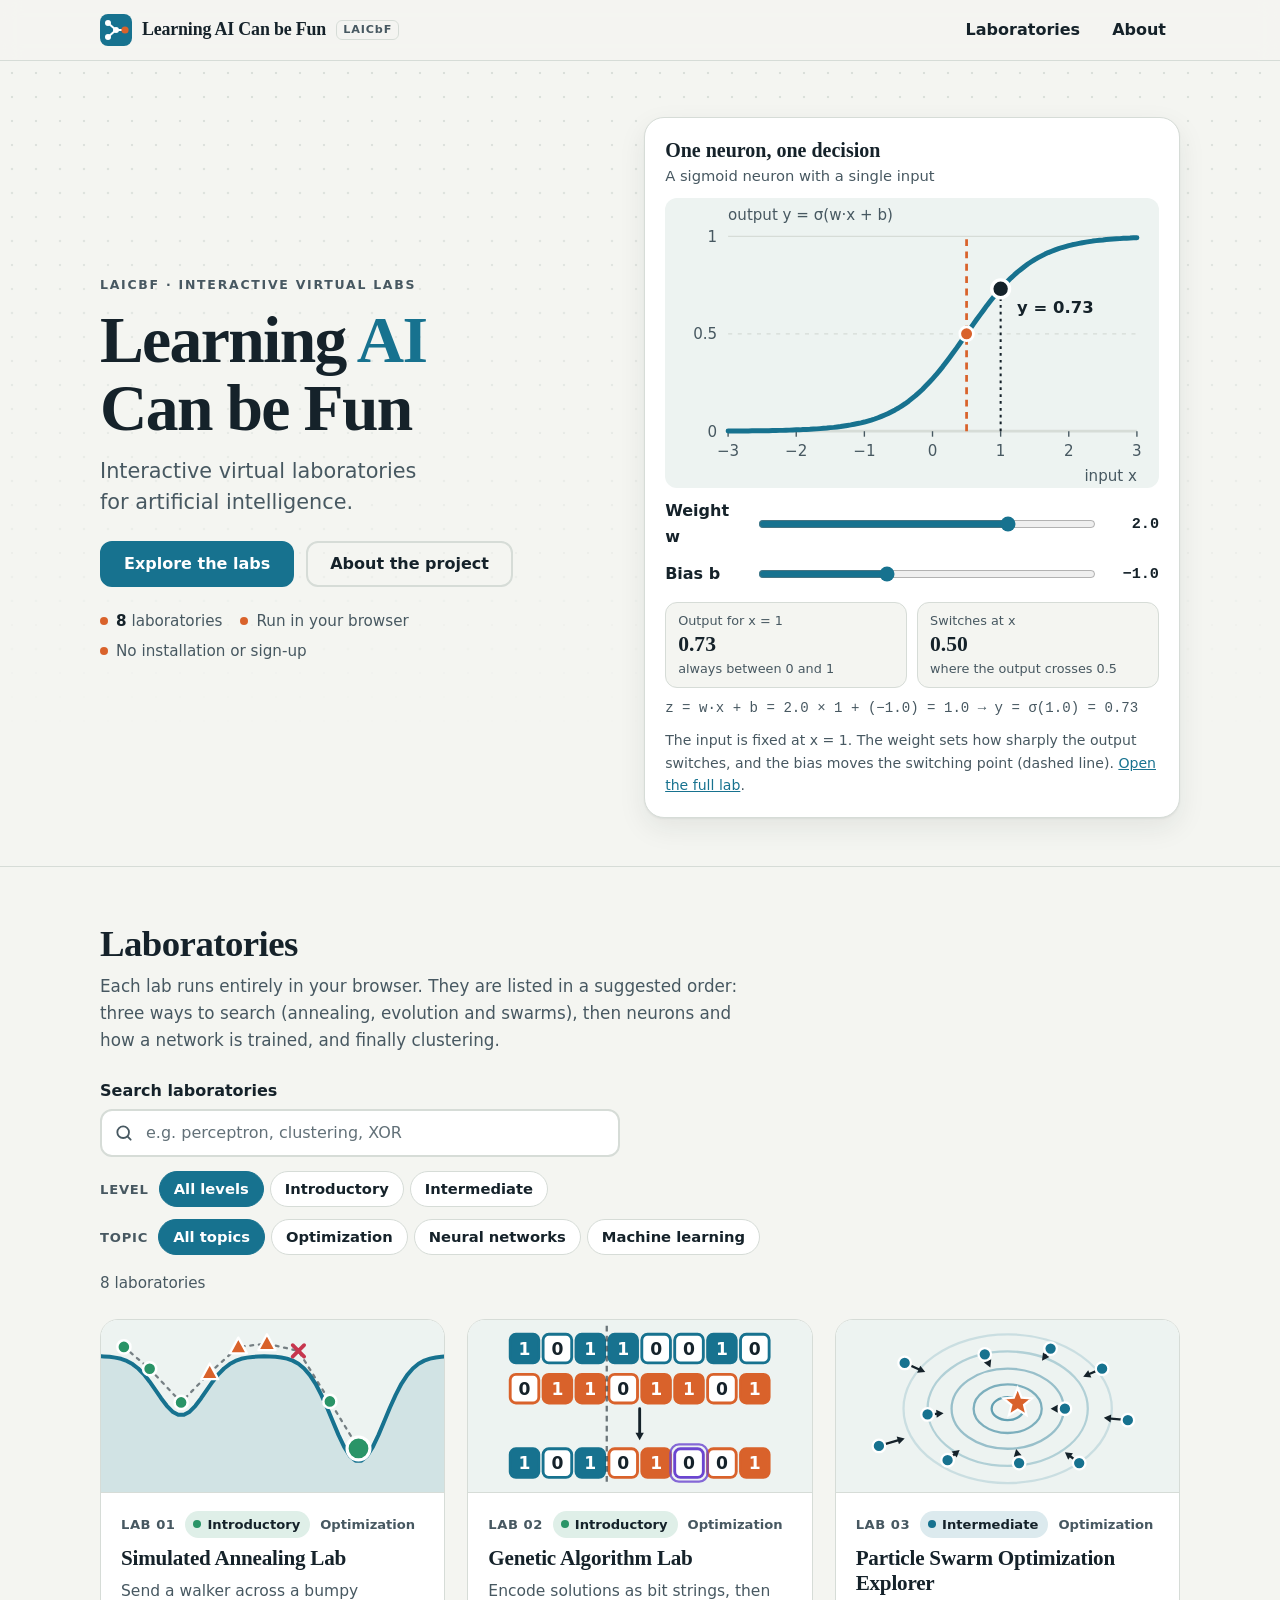
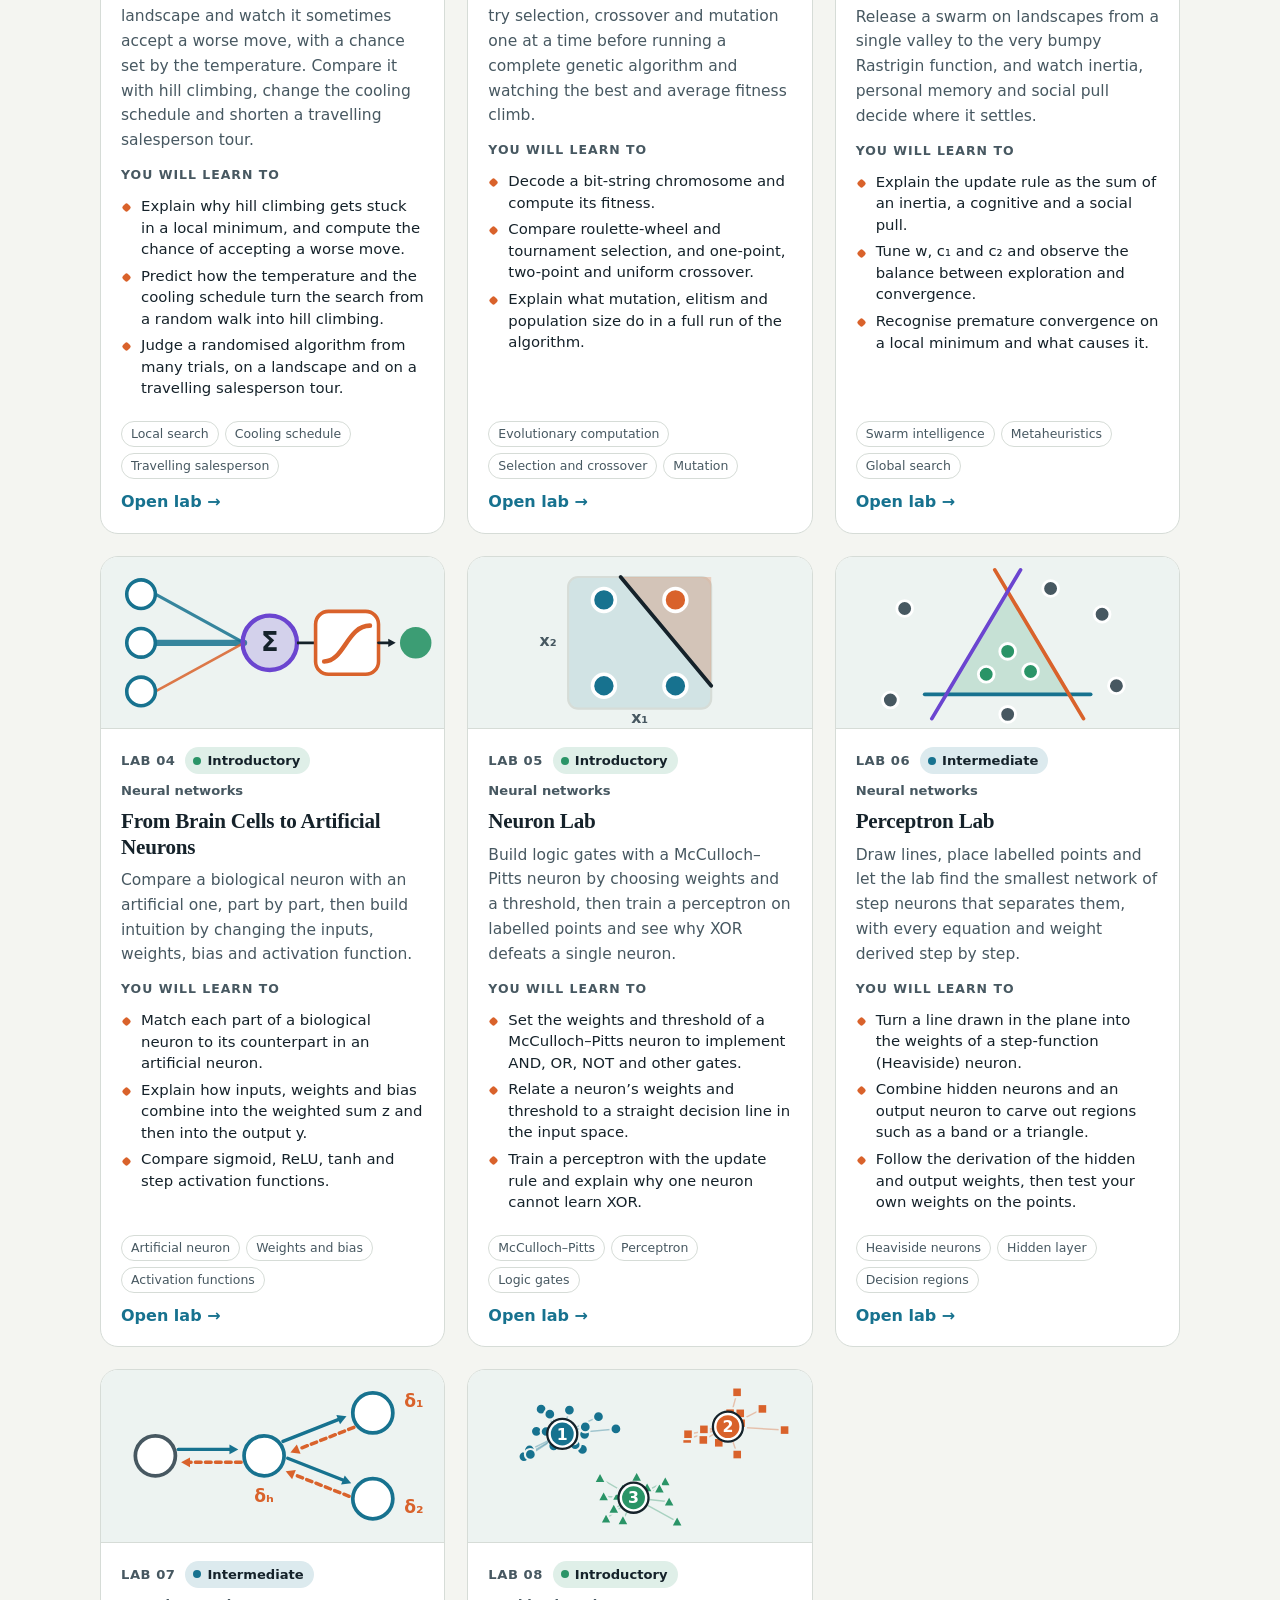
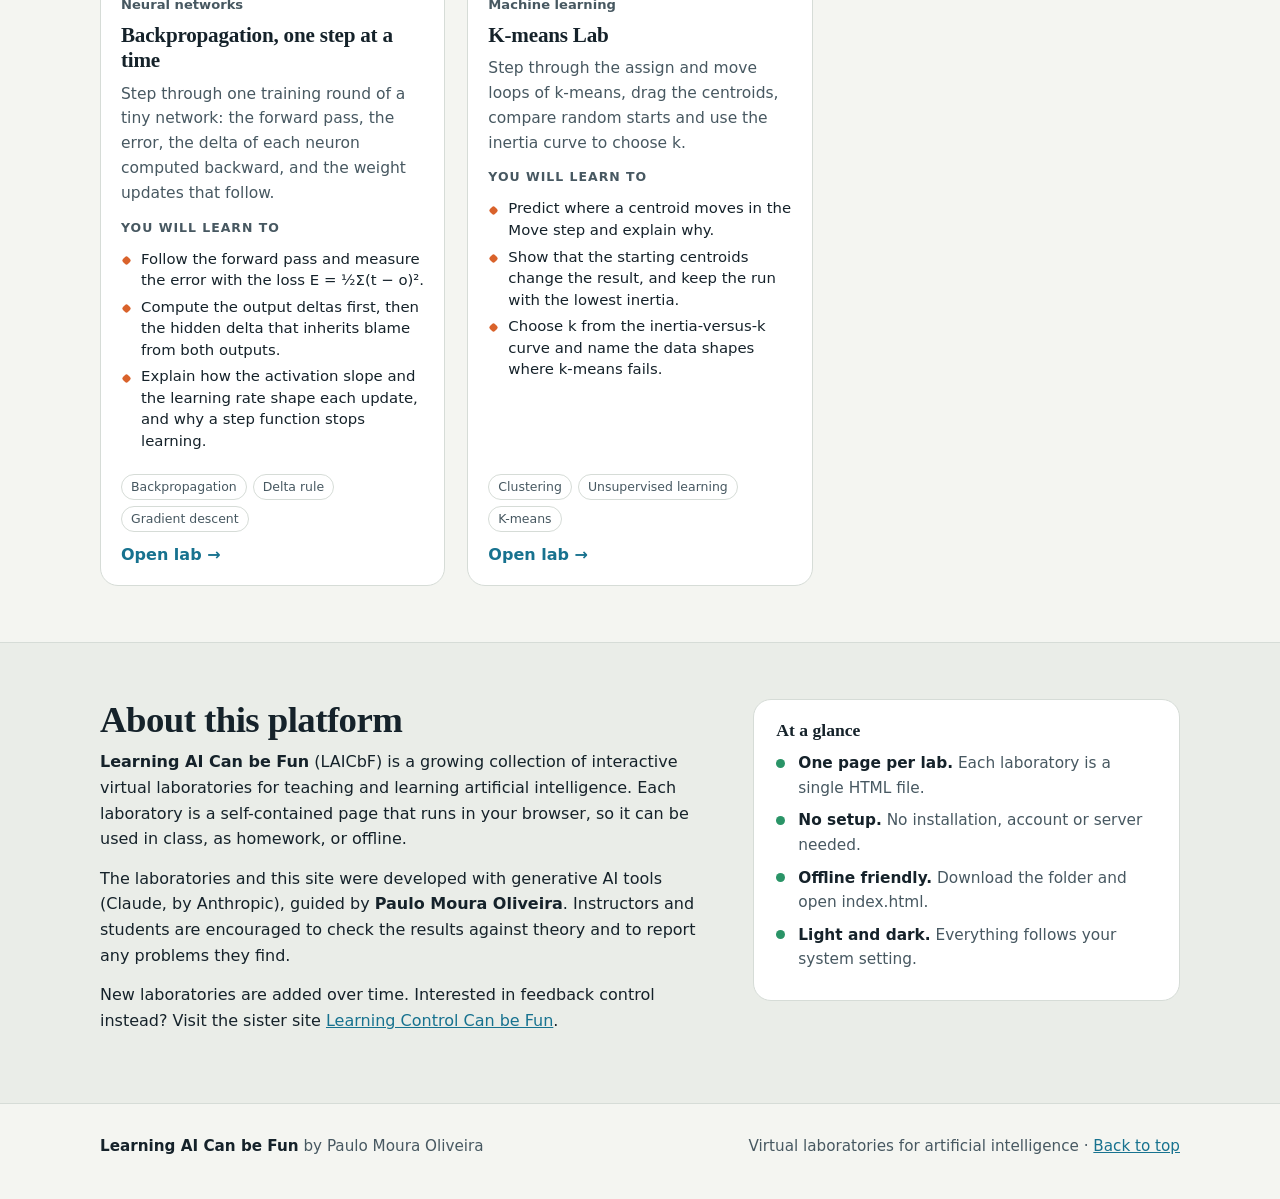
<file: index.html>
<!DOCTYPE html>
<html lang="en">
<head>
<meta charset="utf-8">
<meta name="viewport" content="width=device-width, initial-scale=1, viewport-fit=cover">
<title>Learning AI Can be Fun (LAICbF): interactive labs for artificial intelligence</title>
<meta name="description" content="Learning AI Can be Fun (LAICbF): interactive virtual laboratories for artificial intelligence, by Paulo Moura Oliveira. Simulated annealing, genetic algorithms, swarm optimization, neurons, perceptrons, backpropagation and k-means, all running in your browser.">
<meta name="theme-color" content="#f4f5f1" media="(prefers-color-scheme: light)">
<meta name="theme-color" content="#0d1417" media="(prefers-color-scheme: dark)">
<meta property="og:type" content="website">
<meta property="og:title" content="Learning AI Can be Fun (LAICbF)">
<meta property="og:description" content="Interactive virtual laboratories for artificial intelligence.">
<link rel="icon" href="data:image/svg+xml,%3Csvg xmlns='http://www.w3.org/2000/svg' viewBox='0 0 32 32'%3E%3Crect width='32' height='32' rx='8' fill='%2317728f'/%3E%3Cg stroke='white' stroke-width='2' stroke-linecap='round'%3E%3Cpath d='M8 9l8 7M8 23l8-7M16 16h8'/%3E%3C/g%3E%3Cg fill='white'%3E%3Ccircle cx='8' cy='9' r='3'/%3E%3Ccircle cx='8' cy='23' r='3'/%3E%3Ccircle cx='16' cy='16' r='3'/%3E%3C/g%3E%3Ccircle cx='25' cy='16' r='3.6' fill='%23ffb27a'/%3E%3C/svg%3E">
<link rel="stylesheet" href="assets/site.css">
</head>
<body>
<a class="skip" href="#labs">Skip to the laboratories</a>

<header class="site-head">
  <div class="wrap bar">
    <a class="brand" href="#top">
      <svg viewBox="0 0 32 32" aria-hidden="true"><rect width="32" height="32" rx="8" fill="var(--a)"/><g stroke="var(--a-ink)" stroke-width="2" stroke-linecap="round"><path d="M8 9l8 7M8 23l8-7M16 16h8"/></g><g fill="var(--a-ink)"><circle cx="8" cy="9" r="3"/><circle cx="8" cy="23" r="3"/><circle cx="16" cy="16" r="3"/></g><circle cx="25" cy="16" r="3.6" fill="var(--b)"/></svg>
      <span>Learning AI Can be Fun</span><small>LAICbF</small>
    </a>
    <nav aria-label="Main">
      <ul>
        <li><a href="#labs">Laboratories</a></li>
        <li><a href="#about">About</a></li>
      </ul>
    </nav>
  </div>
</header>

<main id="top">
  <section class="hero" aria-labelledby="title">
    <div class="wrap">
      <div>
        <p class="eyebrow">LAICbF · Interactive virtual labs</p>
        <h1 id="title">Learning <span class="ai">AI</span> Can be Fun</h1>
        <p class="tagline">Interactive virtual laboratories for artificial intelligence.</p>
        <div class="cta">
          <a class="btn" href="#labs">Explore the labs</a>
          <a class="btn ghost" href="#about">About the project</a>
        </div>
        <ul class="facts">
          <li><b id="count">Interactive</b> laboratories</li>
          <li>Run in your browser</li>
          <li>No installation or sign-up</li>
        </ul>
      </div>

      <div class="demo" aria-labelledby="demo-h">
        <h2 id="demo-h">One neuron, one decision</h2>
        <p class="sub">A sigmoid neuron with a single input</p>
        <svg id="dplot" viewBox="0 0 360 212" role="img" aria-label="Sigmoid neuron plot"></svg>
        <div class="sl"><label for="dw">Weight w</label><input id="dw" type="range" min="-4" max="4" step="0.1" value="2"><output id="dwv" for="dw"></output></div>
        <div class="sl"><label for="db">Bias b</label><input id="db" type="range" min="-4" max="4" step="0.1" value="-1"><output id="dbv" for="db"></output></div>
        <div class="reads">
          <div class="read"><span>Output for x = 1</span><b id="dout"></b><span>always between 0 and 1</span></div>
          <div class="read"><span>Switches at x</span><b id="dsw"></b><span id="dswnote"></span></div>
        </div>
        <p class="calc" id="dcalc"></p>
        <p class="cap">The input is fixed at x = 1. The weight sets how sharply the output switches, and the bias moves the switching point (dashed line). <a id="demo-link" href="#labs">Open the full lab</a>.</p>
      </div>
    </div>
  </section>

  <section id="labs" aria-labelledby="labs-h">
    <div class="wrap">
      <h2 class="sec" id="labs-h">Laboratories</h2>
      <p class="lede">Each lab runs entirely in your browser. They are listed in a suggested order: three ways to search (annealing, evolution and swarms), then neurons and how a network is trained, and finally clustering.</p>

      <div class="tools">
        <div class="search">
          <label for="q">Search laboratories</label>
          <div class="box">
            <svg viewBox="0 0 24 24" fill="none" stroke="currentColor" stroke-width="2.2" stroke-linecap="round" aria-hidden="true"><circle cx="11" cy="11" r="7"/><path d="m20 20-3.6-3.6"/></svg>
            <input id="q" type="search" placeholder="e.g. perceptron, clustering, XOR" autocomplete="off" spellcheck="false">
          </div>
        </div>
        <div class="filters">
          <div class="fg" role="group" aria-label="Filter by level"><span aria-hidden="true">Level</span><span class="fgc" id="f-level"></span></div>
          <div class="fg" role="group" aria-label="Filter by topic"><span aria-hidden="true">Topic</span><span class="fgc" id="f-topic"></span></div>
        </div>
        <div class="status" id="status" aria-live="polite"></div>
      </div>

      <ul class="grid" id="lab-list"></ul>
      <noscript><p class="empty">The laboratory list and the laboratories themselves need JavaScript. Please turn it on in your browser.</p></noscript>
    </div>
  </section>

  <section class="about" id="about" aria-labelledby="about-h">
    <div class="wrap cols">
      <div>
        <h2 class="sec" id="about-h">About this platform</h2>
        <p><strong>Learning AI Can be Fun</strong> (LAICbF) is a growing collection of interactive virtual laboratories for teaching and learning artificial intelligence. Each laboratory is a self-contained page that runs in your browser, so it can be used in class, as homework, or offline.</p>
        <p>The laboratories and this site were developed with generative AI tools (Claude, by Anthropic), guided by <strong>Paulo Moura Oliveira</strong>. Instructors and students are encouraged to check the results against theory and to report any problems they find.</p>
        <p>New laboratories are added over time. Interested in feedback control instead? Visit the sister site <a href="https://mouraoliveira.github.io/Learning-Control-Can-be-Fun/" target="_blank" rel="noopener">Learning Control Can be Fun</a>.</p>
      </div>
      <aside class="side" aria-labelledby="glance-h">
        <h3 id="glance-h">At a glance</h3>
        <ul>
          <li><b>One page per lab.</b> Each laboratory is a single HTML file.</li>
          <li><b>No setup.</b> No installation, account or server needed.</li>
          <li><b>Offline friendly.</b> Download the folder and open index.html.</li>
          <li><b>Light and dark.</b> Everything follows your system setting.</li>
        </ul>
      </aside>
    </div>
  </section>
</main>

<footer class="site-foot">
  <div class="wrap">
    <p><strong>Learning AI Can be Fun</strong> by Paulo Moura Oliveira</p>
    <p>Virtual laboratories for artificial intelligence · <a href="#top">Back to top</a></p>
  </div>
</footer>

<script src="assets/labs.js"></script>
<script src="assets/app.js"></script>
</body>
</html>
</file>
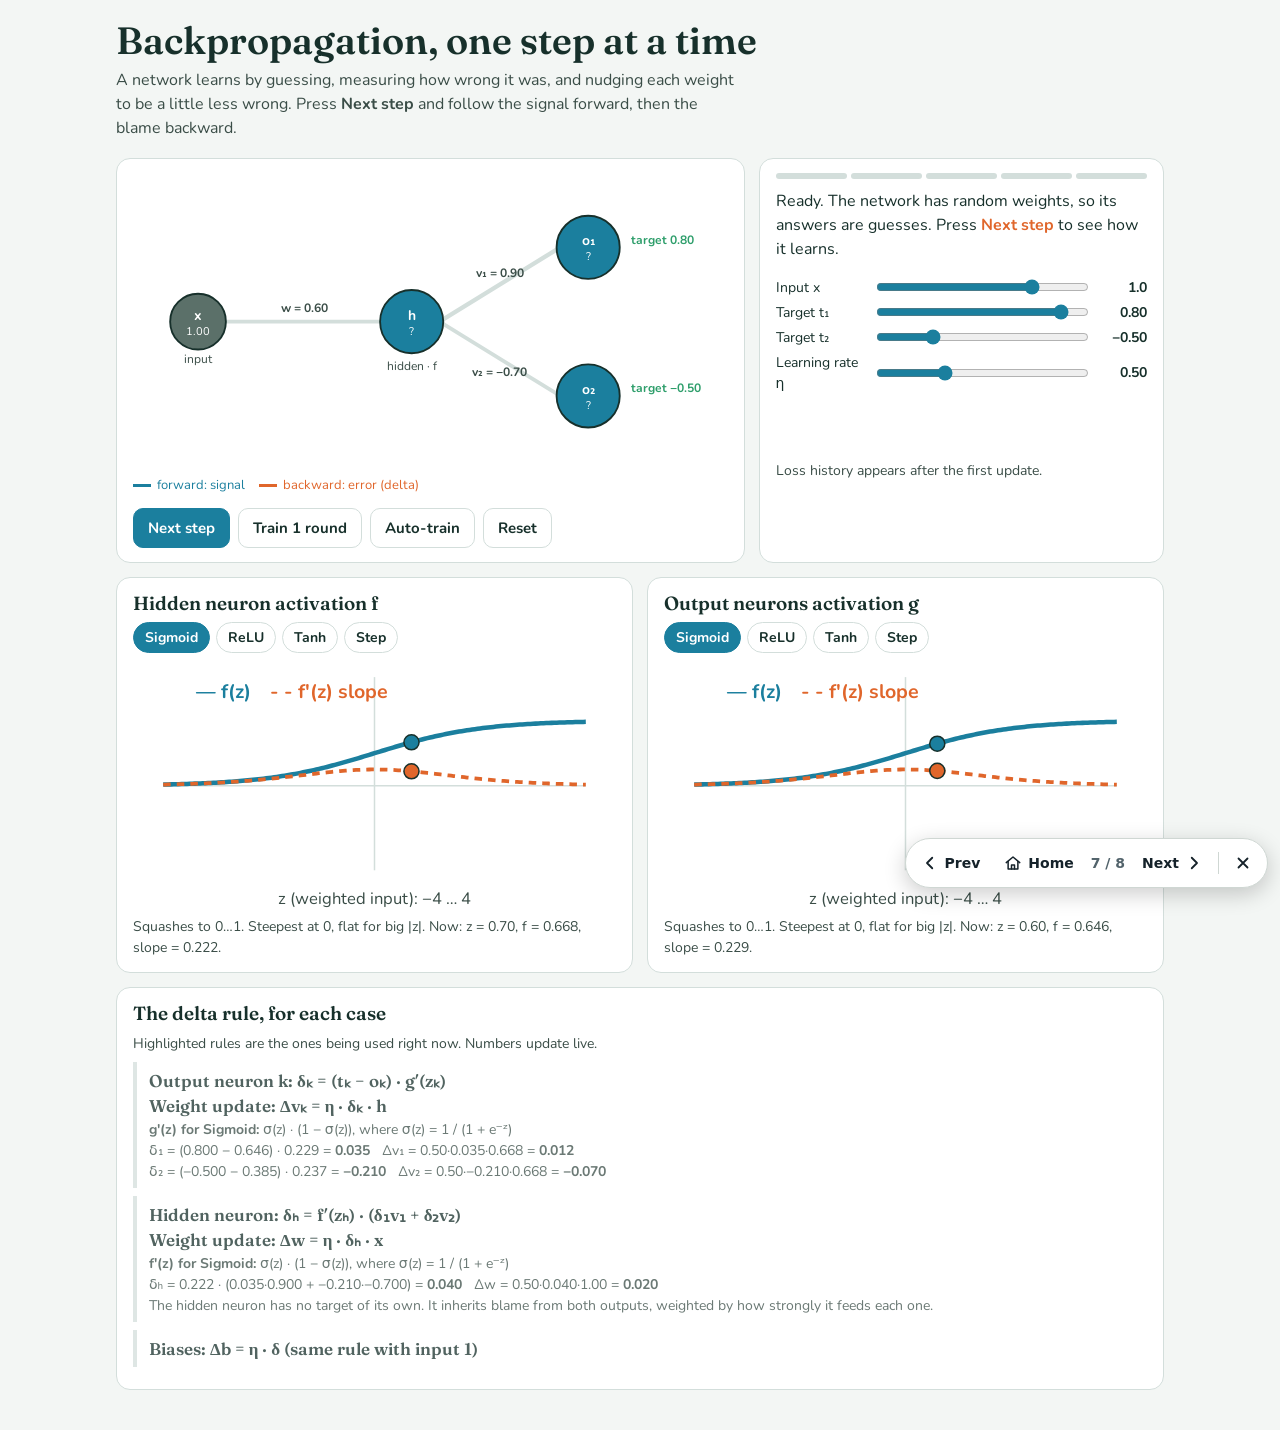
<file: labs/backpropagation.html>
<!DOCTYPE html>
<html lang="en"><head><meta charset="utf-8">
<meta name="viewport" content="width=device-width, initial-scale=1, viewport-fit=cover">
<title>Backpropagation, one step at a time</title>
<link href="https://fonts.googleapis.com/css2?family=Fraunces:opsz,wght@9..144,600&family=Nunito:wght@400;600;700&display=swap" rel="stylesheet">
<style>
:root{--bg:#f3f6f4;--card:#fff;--ink:#17302b;--mute:#3a4d47;--line:#d3dedb;--fwd:#1b7f9e;--bwd:#e0662b;--ok:#2e9e6b;--dim:.75;--hl:#fff4e8;
box-sizing:border-box;padding-top:env(safe-area-inset-top,0px);padding-bottom:env(safe-area-inset-bottom,0px)}
@media (prefers-color-scheme:dark){:root:not([data-theme="light"]){--bg:#0f1b19;--card:#172724;--ink:#e6f1ee;--mute:#9bb3ac;--line:#2c4540;--fwd:#4cc3e6;--bwd:#ff8f57;--ok:#58d49b;--hl:#2b2218}}
:root[data-theme="dark"]{--bg:#0f1b19;--card:#172724;--ink:#e6f1ee;--mute:#9bb3ac;--line:#2c4540;--fwd:#4cc3e6;--bwd:#ff8f57;--ok:#58d49b;--hl:#2b2218}
*{box-sizing:border-box}
body{margin:0;background:var(--bg);color:var(--ink);font:16px/1.5 Nunito,system-ui,sans-serif}
.wrap{max-width:1080px;margin:0 auto;padding:20px 16px 40px}
h1{font:600 clamp(26px,4vw,38px)/1.1 Fraunces,Georgia,serif;margin:0 0 6px}
h2{font:600 19px/1.2 Fraunces,Georgia,serif;margin:0 0 8px}
.sub{color:var(--mute);margin:0 0 18px;max-width:62ch}
.card{background:var(--card);border:1px solid var(--line);border-radius:14px;padding:14px 16px}
.grid{display:grid;gap:14px;grid-template-columns:1fr}
@media(min-width:900px){.top{grid-template-columns:1.55fr 1fr}.two{grid-template-columns:1fr 1fr}}
svg{display:block;width:100%;height:auto}
.btns{display:flex;flex-wrap:wrap;gap:8px;margin:12px 0 0}
button{font:700 15px Nunito,sans-serif;border:1px solid var(--line);background:var(--card);color:var(--ink);padding:9px 14px;border-radius:10px;cursor:pointer;transition:transform .12s}
button:hover{transform:translateY(-1px)}button:focus-visible,input:focus-visible{outline:3px solid var(--fwd);outline-offset:2px}
button.pri{background:var(--fwd);border-color:var(--fwd);color:#fff}
button.on{background:var(--ink);color:var(--bg);border-color:var(--ink)}
.chips{display:flex;gap:6px;flex-wrap:wrap;margin-bottom:6px}
.chips button{padding:5px 11px;font-size:14px;border-radius:99px}
.chips button.on{background:var(--fwd);border-color:var(--fwd);color:#fff}
.sl{display:grid;grid-template-columns:90px 1fr 52px;gap:8px;align-items:center;font-size:14px;margin:4px 0}
input[type=range]{width:100%;accent-color:var(--fwd)}
.num{font-variant-numeric:tabular-nums;text-align:right;font-weight:700}
.steps{display:flex;gap:4px;margin:0 0 10px}
.steps i{flex:1;height:6px;border-radius:3px;background:var(--line);transition:background .3s}
.steps i.d{background:var(--fwd)}.steps i.b{background:var(--bwd)}
#say{min-height:84px}#say b{color:var(--bwd)}
.rule{border-left:4px solid var(--line);padding:6px 0 6px 12px;margin:8px 0;opacity:var(--dim);transition:opacity .4s,border-color .4s,background .4s}
.rule.act{opacity:1;border-color:var(--bwd);background:var(--hl)}
.rule.done{opacity:1;border-color:var(--ok)}
.f{font:600 17px/1.5 Fraunces,Georgia,serif}.n{font-size:14px;color:var(--mute);font-variant-numeric:tabular-nums}
.warn{background:var(--hl);border:1px solid var(--bwd);border-radius:10px;padding:8px 12px;margin-top:10px;font-size:14px;display:none}
.legend{display:flex;gap:14px;font-size:13px;color:var(--mute);margin-top:6px;flex-wrap:wrap}
.legend span::before{content:"";display:inline-block;width:18px;height:3px;margin-right:6px;vertical-align:middle;background:currentColor}
@media(prefers-reduced-motion:reduce){*{transition:none!important}}
</style></head><body><div class="wrap">
<h1>Backpropagation, one step at a time</h1>
<p class="sub">A network learns by guessing, measuring how wrong it was, and nudging each weight to be a little less wrong. Press <b>Next step</b> and follow the signal forward, then the blame backward.</p>

<div class="grid top">
 <div class="card">
  <svg id="net" viewBox="0 0 640 320" role="img" aria-label="Network with one input, one hidden and two output neurons"><g id="edges"></g><g id="fx"></g><g id="nodes"></g></svg>
  <div class="legend"><span style="color:var(--fwd)">forward: signal</span><span style="color:var(--bwd)">backward: error (delta)</span></div>
  <div class="btns">
   <button class="pri" id="next">Next step</button><button id="train">Train 1 round</button><button id="auto">Auto-train</button><button id="reset">Reset</button>
  </div>
 </div>
 <div class="card">
  <div class="steps" id="bar"><i></i><i></i><i></i><i></i><i></i></div>
  <div id="say"></div>
  <div class="sl"><label for="x">Input x</label><input id="x" type="range" min="-2" max="2" step=".1" value="1"><span class="num" id="xv"></span></div>
  <div class="sl"><label for="t1">Target t₁</label><input id="t1" type="range" min="-1" max="1" step=".05" value=".8"><span class="num" id="t1v"></span></div>
  <div class="sl"><label for="t2">Target t₂</label><input id="t2" type="range" min="-1" max="1" step=".05" value="-.5"><span class="num" id="t2v"></span></div>
  <div class="sl"><label for="eta">Learning rate η</label><input id="eta" type="range" min=".05" max="1.5" step=".05" value=".5"><span class="num" id="etav"></span></div>
  <svg id="loss" viewBox="0 0 300 50" aria-label="Loss history"></svg>
  <div class="n" id="lossn"></div>
 </div>
</div>

<div class="grid two" style="margin-top:14px">
 <div class="card"><h2>Hidden neuron activation f</h2><div class="chips" id="ch-h"></div><svg id="g-h" viewBox="0 0 320 170"></svg><div class="n" id="gn-h"></div></div>
 <div class="card"><h2>Output neurons activation g</h2><div class="chips" id="ch-o"></div><svg id="g-o" viewBox="0 0 320 170"></svg><div class="n" id="gn-o"></div></div>
</div>
<div class="warn" id="warn"><b>Step has slope 0 everywhere.</b> Every delta is multiplied by that slope, so every delta becomes 0 and nothing learns. This is why networks trained with backpropagation use smooth functions like sigmoid or tanh, or ReLU.</div>

<div class="card" style="margin-top:14px">
 <h2>The delta rule, for each case</h2>
 <p class="n" style="margin:0 0 4px">Highlighted rules are the ones being used right now. Numbers update live.</p>
 <div class="rule" id="r-o"><div class="f">Output neuron k: δₖ = (tₖ − oₖ) · g′(zₖ)</div><div class="f">Weight update: Δvₖ = η · δₖ · h</div><div class="n" id="n-o"></div></div>
 <div class="rule" id="r-h"><div class="f">Hidden neuron: δₕ = f′(zₕ) · (δ₁v₁ + δ₂v₂)</div><div class="f">Weight update: Δw = η · δₕ · x</div><div class="n" id="n-h"></div>
  <div class="n">The hidden neuron has no target of its own. It inherits blame from both outputs, weighted by how strongly it feeds each one.</div></div>
 <div class="rule" id="r-b"><div class="f">Biases: Δb = η · δ (same rule with input 1)</div></div>
</div>
</div>
<script>
const $=id=>document.getElementById(id),NS='http://www.w3.org/2000/svg';
const sig=z=>1/(1+Math.exp(-z));
const ACT={
 sigmoid:{name:'Sigmoid',f:sig,d:z=>sig(z)*(1-sig(z)),why:'Squashes to 0…1. Steepest at 0, flat for big |z|.'},
 relu:{name:'ReLU',f:z=>Math.max(0,z),d:z=>z>0?1:0,why:'Passes positives, blocks negatives. Slope is 1 or 0.'},
 tanh:{name:'Tanh',f:Math.tanh,d:z=>1-Math.tanh(z)**2,why:'Squashes to −1…1, centred on 0.'},
 step:{name:'Step',f:z=>z>=0?1:0,d:()=>0,why:'Jumps from 0 to 1. Slope is 0 everywhere, so no gradient.'}};
const DX={sigmoid:'σ(z) · (1 − σ(z)), where σ(z) = 1 / (1 + e⁻ᶻ)',relu:'1 if z > 0, otherwise 0',tanh:'1 − tanh²(z)',step:'0 everywhere (the jump at z = 0 gives no usable slope)'};
let S,stage=0,hist=[],timer=null;
const init=()=>({w:.6,b:.1,v1:.9,v2:-.7,c1:0,c2:0,aH:'sigmoid',aO:'sigmoid'});
S=init();
const val=id=>+$(id).value,fmt=(n,d=3)=>(n<0?'−':'')+Math.abs(n).toFixed(d);
function calc(){
 const x=val('x'),t1=val('t1'),t2=val('t2'),eta=val('eta'),f=ACT[S.aH],g=ACT[S.aO];
 const zh=S.w*x+S.b,h=f.f(zh),z1=S.v1*h+S.c1,z2=S.v2*h+S.c2,o1=g.f(z1),o2=g.f(z2);
 const d1=(t1-o1)*g.d(z1),d2=(t2-o2)*g.d(z2),dh=f.d(zh)*(d1*S.v1+d2*S.v2);
 return{x,t1,t2,eta,zh,h,z1,z2,o1,o2,d1,d2,dh,E:.5*((t1-o1)**2+(t2-o2)**2),fp:f.d(zh),g1:g.d(z1),g2:g.d(z2)};
}
const P={in:[70,160],h:[300,160],o1:[490,80],o2:[490,240]};
function el(t,a,p){const e=document.createElementNS(NS,t);for(const k in a)e.setAttribute(k,a[k]);(p||$('nodes')).appendChild(e);return e}
function txt(x,y,s,a={},p){const e=el('text',Object.assign({x,y,'text-anchor':'middle','font-size':13,fill:'var(--ink)','font-family':'Nunito'},a),p);e.textContent=s;return e}
function draw(){
 const c=calc();$('edges').innerHTML='';$('nodes').innerHTML='';
 const E=(a,b,w,lab,dy)=>{const p=P[a],q=P[b];el('line',{x1:p[0]+30,y1:p[1],x2:q[0]-30,y2:q[1],stroke:'var(--line)','stroke-width':2+Math.min(5,Math.abs(w)*3)},$('edges'));
  const mx=(p[0]+q[0])/2,my=(p[1]+q[1])/2;txt(mx,my+dy,lab+' = '+fmt(w,2),{'font-weight':700,fill:'var(--mute)'},$('edges'))};
 E('in','h',S.w,'w',-10);E('h','o1',S.v1,'v₁',-8);E('h','o2',S.v2,'v₂',18);
 const fw=stage>=1,er=stage>=2,bo=stage>=3,bh=stage>=4;
 const N=(k,r,fill,l1,l2)=>{const[x,y]=P[k];el('circle',{cx:x,cy:y,r,fill,stroke:'var(--ink)','stroke-width':2});txt(x,y-2,l1,{'font-weight':700,fill:'#fff','font-size':15});txt(x,y+14,l2,{fill:'#fff','font-size':12})};
 N('in',30,'#5b7069','x',fmt(c.x,2));
 N('h',34,'var(--fwd)','h',fw?fmt(c.h):'?');
 N('o1',34,'var(--fwd)','o₁',fw?fmt(c.o1):'?');
 N('o2',34,'var(--fwd)','o₂',fw?fmt(c.o2):'?');
 txt(70,205,'input',{fill:'var(--mute)'});txt(300,212,'hidden · f',{fill:'var(--mute)'});
 for(const[k,t,e]of[['o1',c.t1,c.o1],['o2',c.t2,c.o2]]){const[x,y]=P[k];
  txt(x+46,y-4,'target '+fmt(t,2),{'text-anchor':'start',fill:'var(--ok)','font-weight':700});
  if(er)txt(x+46,y+14,'error '+fmt(t-e),{'text-anchor':'start',fill:'var(--bwd)'})}
 const badge=(k,s,dy)=>{const[x,y]=P[k];const r=el('rect',{x:x-52,y:y+dy,width:104,height:24,rx:12,fill:'var(--bwd)'});txt(x,y+dy+16,s,{fill:'#fff','font-weight':700})};
 if(bo){badge('o1','δ₁ = '+fmt(c.d1),44);badge('o2','δ₂ = '+fmt(c.d2),44)}
 if(bh)badge('h','δₕ = '+fmt(c.dh),48);
 if(er)txt(320,24,'Loss E = ½Σ(t − o)² = '+fmt(c.E),{'font-weight':700,'font-size':16});
 $('xv').textContent=fmt(c.x,1);$('t1v').textContent=fmt(c.t1,2);$('t2v').textContent=fmt(c.t2,2);$('etav').textContent=fmt(c.eta,2);
 rules(c);bar();loss();graphs(c);
}
function rules(c){
 const a=stage;
 $('r-o').className='rule'+(a>=3&&a<5?' act':a>=5?' done':'');
 $('r-h').className='rule'+(a===4?' act':a>=5?' done':'');
 $('r-b').className='rule'+(a===5?' act':'');
 $('n-o').innerHTML=`<b>g′(z) for ${ACT[S.aO].name}:</b> ${DX[S.aO]}<br>δ₁ = (${fmt(c.t1)} − ${fmt(c.o1)}) · ${fmt(c.g1)} = <b>${fmt(c.d1)}</b> &nbsp; Δv₁ = ${fmt(c.eta,2)}·${fmt(c.d1)}·${fmt(c.h)} = <b>${fmt(c.eta*c.d1*c.h)}</b><br>δ₂ = (${fmt(c.t2)} − ${fmt(c.o2)}) · ${fmt(c.g2)} = <b>${fmt(c.d2)}</b> &nbsp; Δv₂ = ${fmt(c.eta,2)}·${fmt(c.d2)}·${fmt(c.h)} = <b>${fmt(c.eta*c.d2*c.h)}</b>`;
 $('n-h').innerHTML=`<b>f′(z) for ${ACT[S.aH].name}:</b> ${DX[S.aH]}<br>δₕ = ${fmt(c.fp)} · (${fmt(c.d1)}·${fmt(S.v1)} + ${fmt(c.d2)}·${fmt(S.v2)}) = <b>${fmt(c.dh)}</b> &nbsp; Δw = ${fmt(c.eta,2)}·${fmt(c.dh)}·${fmt(c.x,2)} = <b>${fmt(c.eta*c.dh*c.x)}</b>`;
 $('warn').style.display=(S.aH==='step'||S.aO==='step')?'block':'none';
}
const MSG=[
 'Ready. The network has random weights, so its answers are guesses. Press <b>Next step</b> to see how it learns.',
 '<b>Forward pass.</b> x flows through w to the hidden neuron: h = f(w·x + b). Then h flows through v₁ and v₂ to give outputs o₁ and o₂.',
 '<b>Measure the error.</b> Compare each output with its target. The loss E adds up the squared gaps, so a smaller E means better guesses.',
 '<b>Backward, outputs first.</b> Each output asks: “how wrong was I, and how sensitive am I?” That gives δₖ = error × slope of g. A flat spot on g means a tiny δ.',
 '<b>Backward, hidden neuron.</b> It sends its signal to both outputs, so it shares the blame: δₕ adds up δₖ·vₖ, then multiplies by the slope of f. This is the “back” in backpropagation.',
 '<b>Update the weights.</b> Each weight moves by η × δ × (the input it carried). Press <b>Next step</b> to run another forward pass and watch E shrink.'];
function bar(){[...$('bar').children].forEach((e,i)=>{e.className=i<stage?(i>=3?'b':'d'):''});$('say').innerHTML=MSG[stage]}
function loss(){const s=$('loss');s.innerHTML='';if(hist.length<2){$('lossn').textContent='Loss history appears after the first update.';return}
 const m=Math.max(...hist),n=hist.length;let d=hist.map((v,i)=>(i/(n-1)*296+2)+','+(46-v/m*42)).join(' ');
 el('polyline',{points:d,fill:'none',stroke:'var(--bwd)','stroke-width':2.5},s);$('lossn').textContent='Loss over '+n+' rounds: '+fmt(hist[0])+' → '+fmt(hist[n-1])}
function graphs(c){for(const[w,key,z]of[['h','aH',c.zh],['o','aO',S.stage2z]])gr(w,key,w==='h'?c.zh:c.z1)}
function gr(w,key,z){
 const a=ACT[S[key]],svg=$('g-'+w);svg.innerHTML='';const X=u=>20+(u+4)/8*280,Y=v=>140-(Math.max(-1.3,Math.min(1.6,v))+1.3)/2.9*125;
 el('line',{x1:20,x2:300,y1:Y(0),y2:Y(0),stroke:'var(--line)'},svg);el('line',{x1:X(0),x2:X(0),y1:12,y2:140,stroke:'var(--line)'},svg);
 const path=fn=>{let d='';for(let i=0;i<=160;i++){const u=-4+i/20;d+=(i?'L':'M')+X(u)+' '+Y(fn(u))}return d};
 el('path',{d:path(a.f),fill:'none',stroke:'var(--fwd)','stroke-width':3},svg);
 el('path',{d:path(a.d),fill:'none',stroke:'var(--bwd)','stroke-width':2.5,'stroke-dasharray':'5 4'},svg);
 const zc=Math.max(-4,Math.min(4,z));el('circle',{cx:X(zc),cy:Y(a.f(z)),r:5,fill:'var(--fwd)',stroke:'var(--ink)'},svg);
 el('circle',{cx:X(zc),cy:Y(a.d(z)),r:5,fill:'var(--bwd)',stroke:'var(--ink)'},svg);
 txt(160,162,'z (weighted input): −4 … 4',{fill:'var(--mute)','font-size':11},svg);
 txt(60,26,'— f(z)',{fill:'var(--fwd)','font-weight':700},svg);txt(130,26,'- - f′(z) slope',{fill:'var(--bwd)','font-weight':700},svg);
 $('gn-'+w).textContent=a.why+'  Now: z = '+fmt(z,2)+', f = '+fmt(a.f(z))+', slope = '+fmt(a.d(z))+'.';
}
function chips(w,key){const b=$('ch-'+w);b.innerHTML='';for(const k in ACT){const e=document.createElement('button');e.textContent=ACT[k].name;e.className=S[key]===k?'on':'';e.onclick=()=>{S[key]=k;chips(w,key);stage=Math.min(stage,0);hist=[];draw()};b.appendChild(e)}}
function pulse(a,b,col,back){let p=P[a],q=P[b];if(back)[p,q]=[q,p];const c=el('circle',{r:7,fill:col,opacity:.9},$('fx')),t0=performance.now();
 const go=t=>{const u=Math.min(1,(t-t0)/800);c.setAttribute('cx',p[0]+(q[0]-p[0])*u);c.setAttribute('cy',p[1]+(q[1]-p[1])*u);u<1?requestAnimationFrame(go):c.remove()};requestAnimationFrame(go)}
function apply(){const c=calc();S.v1+=c.eta*c.d1*c.h;S.v2+=c.eta*c.d2*c.h;S.c1+=c.eta*c.d1;S.c2+=c.eta*c.d2;S.w+=c.eta*c.dh*c.x;S.b+=c.eta*c.dh;hist.push(c.E)}
function next(){
 if(stage>=5){stage=1}else stage++;
 if(stage===1){pulse('in','h','#1b7f9e');setTimeout(()=>{pulse('h','o1','#1b7f9e');pulse('h','o2','#1b7f9e')},800)}
 if(stage===3){pulse('o1','h','#e0662b',1);pulse('o2','h','#e0662b',1)}
 if(stage===4)pulse('h','in','#e0662b',1);
 if(stage===5){const c=calc();hist.push(c.E);const e=calc();S.v1+=e.eta*e.d1*e.h;S.v2+=e.eta*e.d2*e.h;S.c1+=e.eta*e.d1;S.c2+=e.eta*e.d2;S.w+=e.eta*e.dh*e.x;S.b+=e.eta*e.dh;hist.pop();hist.push(c.E)}
 draw();
 if(stage===5)$('say').innerHTML+=` <br><span class="n">New weights: w=${fmt(S.w,2)}, v₁=${fmt(S.v1,2)}, v₂=${fmt(S.v2,2)}</span>`;
}
function train(){apply();stage=5;draw()}
['x','t1','t2','eta'].forEach(i=>$(i).oninput=()=>draw());
$('next').onclick=next;$('train').onclick=()=>{stage=0;train();stage=1;draw()};
$('auto').onclick=()=>{if(timer){clearInterval(timer);timer=null;$('auto').classList.remove('on');$('auto').textContent='Auto-train'}else{$('auto').classList.add('on');$('auto').textContent='Stop';timer=setInterval(()=>{apply();stage=5;draw()},250)}};
$('reset').onclick=()=>{S=init();hist=[];stage=0;chips('h','aH');chips('o','aO');draw()};
chips('h','aH');chips('o','aO');draw();
</script><script src="../assets/labs.js"></script>
<script src="../assets/lab-nav.js"></script>
</body></html>
</file>
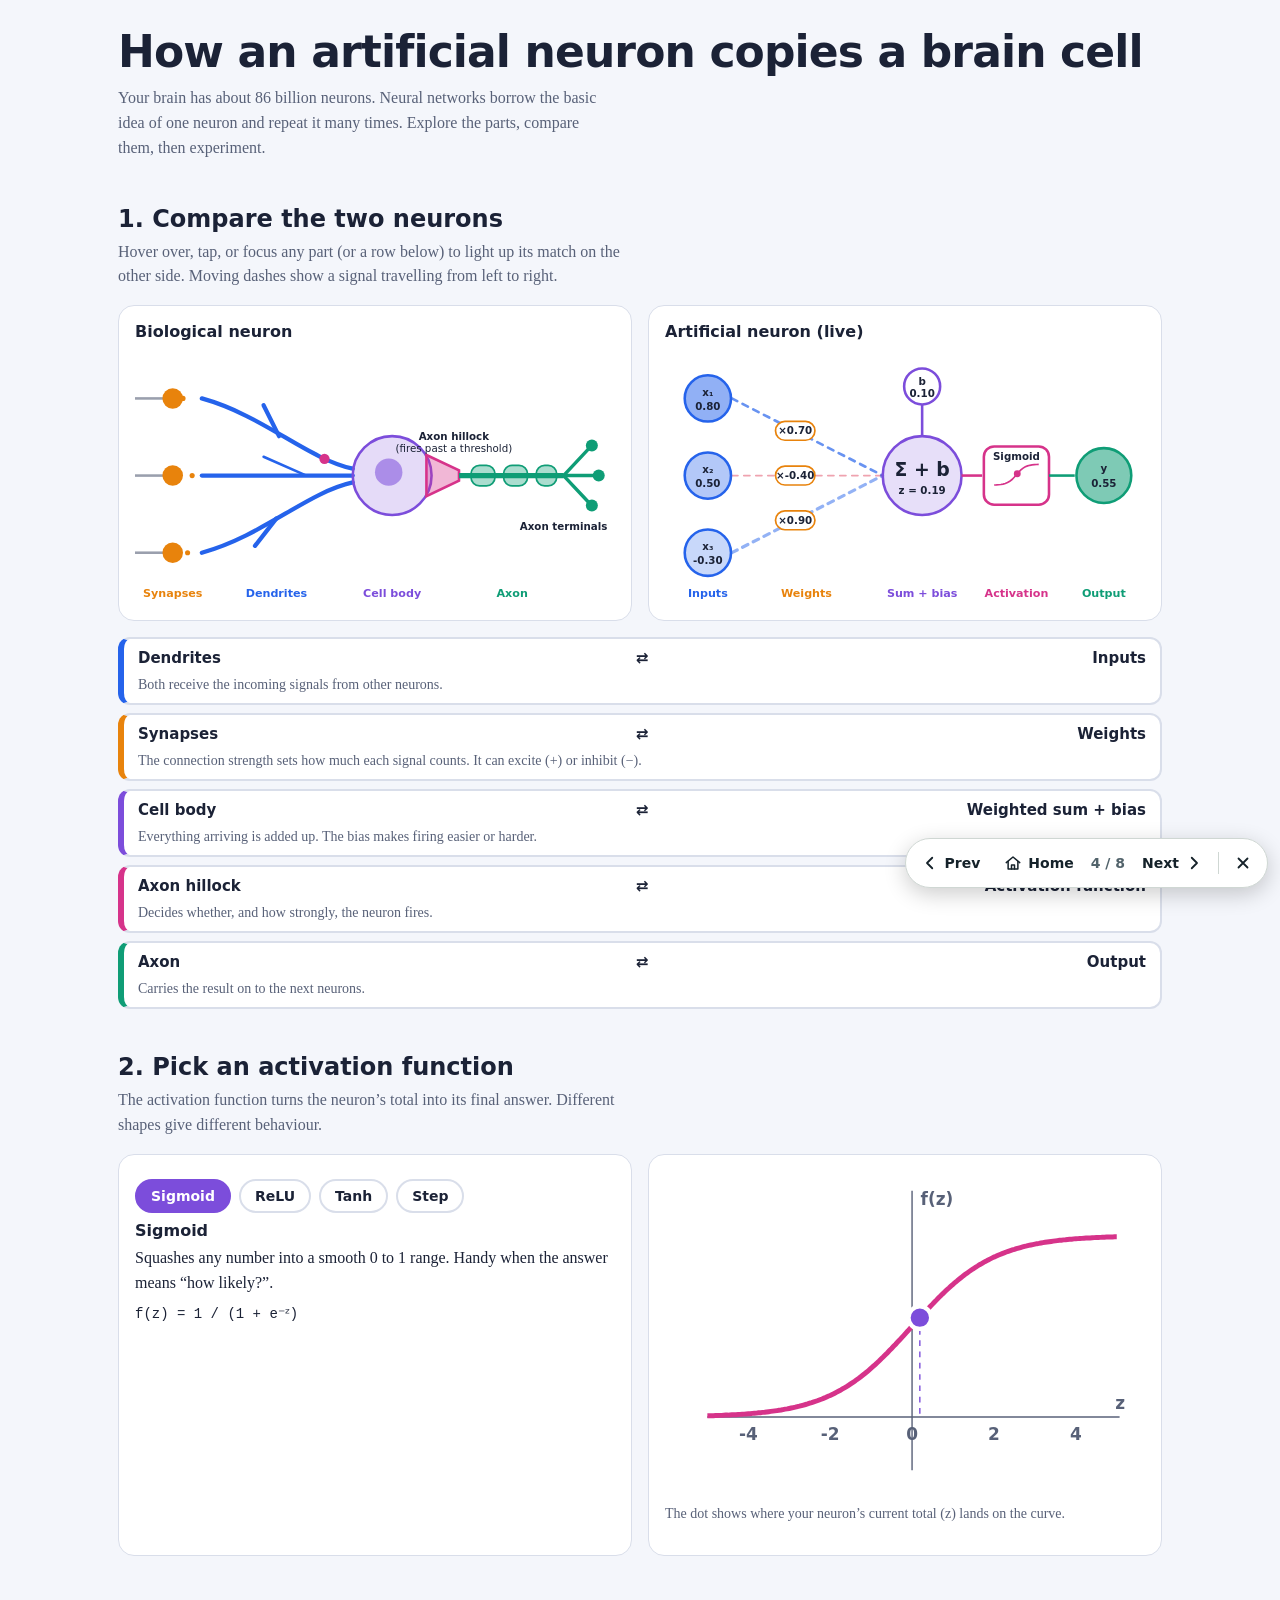
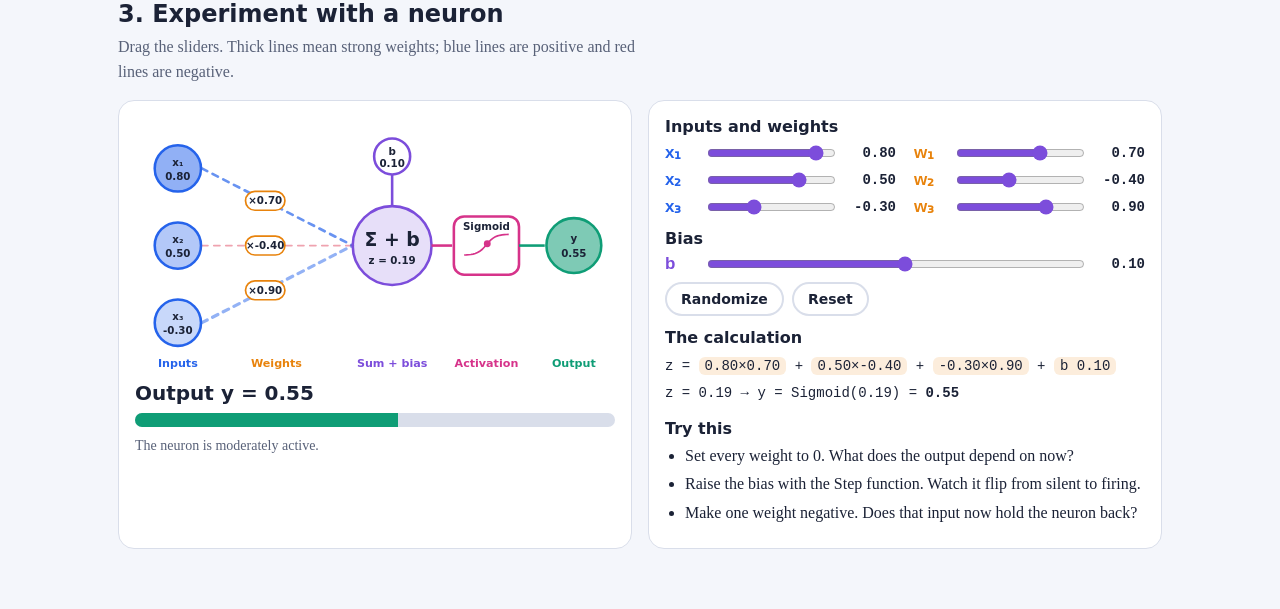
<file: labs/from-brain-cells-to-artificial-neurons.html>
<!DOCTYPE html>
<html lang="en">
<head>
<meta charset="utf-8">
<meta name="viewport" content="width=device-width, initial-scale=1, viewport-fit=cover">
<title>From Brain Cells to Artificial Neurons</title>
<style>
:root{--bg:#f4f6fb;--card:#fff;--ink:#1b2236;--mut:#586178;--line:#d9deea;--pos:#2563eb;--neg:#dc2f4b;--c-in:#2563eb;--c-w:#e8830c;--c-sum:#7c4ddb;--c-act:#d6338a;--c-out:#0f9d76;box-sizing:border-box;padding-top:env(safe-area-inset-top,0px);padding-bottom:env(safe-area-inset-bottom,0px);color-scheme:light}
@media (prefers-color-scheme:dark){:root:not([data-theme="light"]){--bg:#0f1424;--card:#181f35;--ink:#e8ecf8;--mut:#9aa4c0;--line:#2b3556;--pos:#5b92ff;--neg:#ff6b82;--c-in:#5b92ff;--c-w:#ffa43a;--c-sum:#a487ff;--c-act:#ff62b0;--c-out:#2ed3a6;color-scheme:dark}}
:root[data-theme="dark"]{--bg:#0f1424;--card:#181f35;--ink:#e8ecf8;--mut:#9aa4c0;--line:#2b3556;--pos:#5b92ff;--neg:#ff6b82;--c-in:#5b92ff;--c-w:#ffa43a;--c-sum:#a487ff;--c-act:#ff62b0;--c-out:#2ed3a6;color-scheme:dark}
html{scroll-padding-top:env(safe-area-inset-top,0px)}
*{box-sizing:border-box}
body{margin:0;background:var(--bg);color:var(--ink);font:16px/1.55 Georgia,"Iowan Old Style",serif}
.wrap{max-width:1080px;margin:0 auto;padding:28px 18px 60px}
h1{font:800 clamp(28px,5vw,44px)/1.1 "Trebuchet MS",system-ui,sans-serif;margin:0 0 10px;letter-spacing:-.02em}
h2{font:700 24px/1.2 "Trebuchet MS",system-ui,sans-serif;margin:44px 0 6px}
h3{font:700 16px "Trebuchet MS",system-ui,sans-serif;margin:0 0 6px}
.lead{color:var(--mut);max-width:62ch;margin:0 0 6px}
.sub{color:var(--mut);margin:0 0 16px;max-width:66ch}
.grid{display:grid;grid-template-columns:repeat(auto-fit,minmax(340px,1fr));gap:16px}
.card{background:var(--card);border:1px solid var(--line);border-radius:16px;padding:16px}
svg{width:100%;height:auto;display:block}
svg text{font:600 13px "Trebuchet MS",system-ui,sans-serif;fill:var(--ink);text-anchor:middle}
svg .val{font-size:12px;font-weight:700}svg .cap{font-size:12px}svg .big{font-size:22px}
[data-k=in]{--k:var(--c-in)}[data-k=w]{--k:var(--c-w)}[data-k=sum]{--k:var(--c-sum)}[data-k=act]{--k:var(--c-act)}[data-k=out]{--k:var(--c-out)}
svg [data-k]{transition:opacity .25s,filter .25s}
svg .dim{opacity:.18}svg .glow{filter:drop-shadow(0 0 6px var(--k))}
.chips{display:grid;gap:8px;margin-top:16px}
.chip{display:grid;grid-template-columns:minmax(0,1fr) auto minmax(0,1fr);gap:10px;align-items:center;padding:10px 14px;border:2px solid var(--line);border-left:6px solid var(--k);border-radius:12px;background:var(--card);cursor:pointer;font:600 15px "Trebuchet MS",system-ui,sans-serif}
.chip.sel{border-color:var(--k);background:color-mix(in srgb,var(--k) 10%,var(--card))}
.chip small{grid-column:1/-1;font:400 14px Georgia,serif;color:var(--mut)}
.chip .r{text-align:right}
.hint{font-size:14px;color:var(--mut);margin-top:8px}
.flow{animation:dash 1s linear infinite}@keyframes dash{to{stroke-dashoffset:-14}}
@media (prefers-reduced-motion:reduce){.flow{animation:none}svg animate,svg animateMotion{display:none}}
.row{display:grid;grid-template-columns:1fr 1fr;gap:6px 18px;margin-bottom:6px}
@media(max-width:560px){.row{grid-template-columns:1fr}}
.g{display:grid;grid-template-columns:2em 1fr 3.4em;gap:8px;align-items:center}
.g b{font:700 14px ui-monospace,Menlo,monospace;text-align:right}.tag{font:700 17px "Trebuchet MS",sans-serif}
input[type=range]{width:100%;accent-color:var(--c-sum);min-width:0}
button{font:600 14px "Trebuchet MS",system-ui,sans-serif;color:var(--ink);background:var(--card);border:2px solid var(--line);border-radius:999px;padding:7px 14px;cursor:pointer}
button:hover{border-color:var(--c-sum)}button.on{background:var(--c-sum);border-color:var(--c-sum);color:#fff}
button:focus-visible,input:focus-visible,.chip:focus-visible{outline:3px solid var(--c-act);outline-offset:2px}
.btns{display:flex;flex-wrap:wrap;gap:8px;margin:8px 0}
.math{font:14px/1.9 ui-monospace,Menlo,monospace;overflow-x:auto}
.math span{white-space:nowrap}.t{background:color-mix(in srgb,var(--c-w) 14%,transparent);border-radius:6px;padding:1px 6px}
.res{font:700 20px "Trebuchet MS",system-ui,sans-serif;margin-top:6px}
.bar{height:14px;border-radius:99px;background:var(--line);overflow:hidden;margin:8px 0 4px}
.bar i{display:block;height:100%;background:var(--c-out);width:0;transition:width .25s}
ul{padding-left:20px;margin:6px 0}li{margin:4px 0}
</style>
</head>
<body>
<div class="wrap">
<h1>How an artificial neuron copies a brain cell</h1>
<p class="lead">Your brain has about 86 billion neurons. Neural networks borrow the basic idea of one neuron and repeat it many times. Explore the parts, compare them, then experiment.</p>

<h2>1. Compare the two neurons</h2>
<p class="sub">Hover over, tap, or focus any part (or a row below) to light up its match on the other side. Moving dashes show a signal travelling from left to right.</p>
<div id="cmp">
<div class="grid">
<div class="card"><h3>Biological neuron</h3>
<svg viewBox="0 0 560 300" role="img" aria-label="Biological neuron with dendrites, cell body, axon hillock, axon and synapses">
<g data-k="in" fill="none" stroke="var(--c-in)" stroke-width="5" stroke-linecap="round">
<path d="M254,142C200,130 150,80 78,60"/><path d="M168,104 150,68"/><path d="M254,150H78"/><path d="M254,158C200,170 150,220 78,240"/><path d="M165,200 140,232"/><path d="M200,150 150,128" stroke-width="3"/></g>
<g data-k="w"><g stroke="var(--mut)" stroke-width="3" opacity=".6"><path d="M0,60H34"/><path d="M0,150H34"/><path d="M0,240H34"/></g>
<g fill="var(--c-w)"><circle cx="44" cy="60" r="12"/><circle cx="44" cy="150" r="12"/><circle cx="44" cy="240" r="12"/>
<circle r="3" cy="60"><animate attributeName="cx" values="56;72" dur="1.2s" repeatCount="indefinite"/></circle>
<circle r="3" cy="150"><animate attributeName="cx" values="56;72" dur="1.2s" begin=".4s" repeatCount="indefinite"/></circle>
<circle r="3" cy="240"><animate attributeName="cx" values="56;72" dur="1.2s" begin=".8s" repeatCount="indefinite"/></circle></g></g>
<g data-k="sum"><circle cx="300" cy="150" r="46" fill="var(--c-sum)" fill-fill-opacity=".2" fill-opacity=".2" stroke="var(--c-sum)" stroke-width="3"/><circle cx="296" cy="146" r="16" fill="var(--c-sum)" opacity=".55"/></g>
<g data-k="act"><path d="M340,126 378,144V156L340,174Z" fill="var(--c-act)" fill-opacity=".35" stroke="var(--c-act)" stroke-width="3"/><text x="372" y="108" class="cap">Axon hillock</text><text x="372" y="123" class="cap" style="font-weight:400">(fires past a threshold)</text></g>
<g data-k="out"><path d="M378,150H500" stroke="var(--c-out)" stroke-width="6"/><g fill="var(--c-out)" fill-opacity=".35" stroke="var(--c-out)" stroke-width="2"><rect x="392" y="138" width="28" height="24" rx="10"/><rect x="430" y="138" width="28" height="24" rx="10"/><rect x="468" y="138" width="24" height="24" rx="10"/></g>
<g stroke="var(--c-out)" stroke-width="4" fill="none" stroke-linecap="round"><path d="M500,150 530,118"/><path d="M500,150H536"/><path d="M500,150 530,182"/></g><g fill="var(--c-out)"><circle cx="533" cy="115" r="7"/><circle cx="541" cy="150" r="7"/><circle cx="533" cy="185" r="7"/></g><text x="500" y="214" class="cap">Axon terminals</text></g>
<circle r="6" fill="var(--c-act)"><animateMotion dur="3.6s" repeatCount="indefinite" path="M78,60C150,80 200,130 254,142L376,150H538"/></circle>
<g class="cap"><text x="44" y="292" fill="var(--c-w)" style="fill:var(--c-w)">Synapses</text><text x="165" y="292" style="fill:var(--c-in)">Dendrites</text><text x="300" y="292" style="fill:var(--c-sum)">Cell body</text><text x="440" y="292" style="fill:var(--c-out)">Axon</text></g>
</svg></div>
<div class="card"><h3>Artificial neuron (live)</h3><svg id="n1" viewBox="0 0 560 300" role="img" aria-label="Artificial neuron diagram"></svg></div>
</div>
<div class="chips" id="chips"></div>
</div>

<h2>2. Pick an activation function</h2>
<p class="sub">The activation function turns the neuron’s total into its final answer. Different shapes give different behaviour.</p>
<div class="grid">
<div class="card"><div class="btns" id="fbtns" role="group" aria-label="Activation function"></div>
<h3 id="fname"></h3><p id="fdesc" style="margin:0 0 6px"></p><div class="math" id="feq"></div></div>
<div class="card"><svg id="graph" viewBox="0 0 340 230" role="img" aria-label="Activation function graph"></svg><p class="hint">The dot shows where your neuron’s current total (z) lands on the curve.</p></div>
</div>

<h2>3. Experiment with a neuron</h2>
<p class="sub">Drag the sliders. Thick lines mean strong weights; blue lines are positive and red lines are negative.</p>
<div class="grid">
<div class="card"><svg id="n2" viewBox="0 0 560 300" role="img" aria-label="Interactive artificial neuron"></svg>
<div class="res" id="res"></div><div class="bar"><i id="bar"></i></div><div class="hint" id="mood"></div></div>
<div class="card"><h3>Inputs and weights</h3><div id="ctl"></div>
<h3 style="margin-top:12px">Bias</h3><div class="g"><span class="tag" style="color:var(--c-sum)">b</span><input type="range" id="b" min="-2" max="2" step="0.1" aria-label="Bias"><b id="bv"></b></div>
<div class="btns"><button id="rnd">Randomize</button><button id="rst">Reset</button></div>
<h3 style="margin-top:12px">The calculation</h3><div class="math" id="math"></div>
<h3 style="margin-top:12px">Try this</h3>
<ul><li>Set every weight to 0. What does the output depend on now?</li><li>Raise the bias with the Step function. Watch it flip from silent to firing.</li><li>Make one weight negative. Does that input now hold the neuron back?</li></ul></div>
</div>
</div>
<script>
const F={
sigmoid:{n:'Sigmoid',f:z=>1/(1+Math.exp(-z)),yr:[-.2,1.2],eq:'f(z) = 1 / (1 + e⁻ᶻ)',d:'Squashes any number into a smooth 0 to 1 range. Handy when the answer means “how likely?”.'},
relu:{n:'ReLU',f:z=>Math.max(0,z),yr:[-.6,5.2],eq:'f(z) = max(0, z)',d:'Stays silent for negative totals and passes positive ones straight through. Simple, fast and very common.'},
tanh:{n:'Tanh',f:Math.tanh,yr:[-1.3,1.3],eq:'f(z) = (eᶻ − e⁻ᶻ) / (eᶻ + e⁻ᶻ)',d:'Like sigmoid, but ranges from −1 to 1, so it can answer with a negative as well as a positive.'},
step:{n:'Step',f:z=>z>=0?1:0,yr:[-.2,1.2],eq:'f(z) = 1 if z ≥ 0, else 0',d:'All or nothing, like a real neuron firing. It is easy to understand but not smooth.'}};
const D={x:[.8,.5,-.3],w:[.7,-.4,.9],b:.1};
const S={x:[...D.x],w:[...D.w],b:D.b,f:'sigmoid'};
const $=s=>document.querySelector(s),sub=['₁','₂','₃'];
const fmt=v=>{const r=Math.round(v*100)/100;return(Object.is(r,-0)?0:r).toFixed(2)};
const clamp=(v,a,b)=>Math.max(a,Math.min(b,v));
let hl=null;
const maps=[['in','Dendrites','Inputs','Both receive the incoming signals from other neurons.'],['w','Synapses','Weights','The connection strength sets how much each signal counts. It can excite (+) or inhibit (−).'],['sum','Cell body','Weighted sum + bias','Everything arriving is added up. The bias makes firing easier or harder.'],['act','Axon hillock','Activation function','Decides whether, and how strongly, the neuron fires.'],['out','Axon','Output','Carries the result on to the next neurons.']];
$('#chips').innerHTML=maps.map(m=>`<div class="chip" data-k="${m[0]}" tabindex="0" role="button" aria-label="${m[1]} matches ${m[2]}"><span>${m[1]}</span><span aria-hidden="true">⇄</span><span class="r">${m[2]}</span><small>${m[3]}</small></div>`).join('');
function applyHl(){document.querySelectorAll('#cmp svg [data-k]').forEach(e=>{e.classList.toggle('dim',!!hl&&e.dataset.k!==hl);e.classList.toggle('glow',!!hl&&e.dataset.k===hl)});document.querySelectorAll('.chip').forEach(c=>c.classList.toggle('sel',c.dataset.k===hl))}
const cmp=$('#cmp');
cmp.addEventListener('mouseover',e=>{const t=e.target.closest('[data-k]');hl=t?t.dataset.k:null;applyHl()});
cmp.addEventListener('mouseleave',()=>{hl=null;applyHl()});
cmp.addEventListener('focusin',e=>{const t=e.target.closest('[data-k]');if(t){hl=t.dataset.k;applyHl()}});
cmp.addEventListener('click',e=>{const t=e.target.closest('[data-k]');hl=t&&hl!==t.dataset.k?t.dataset.k:null;applyHl()});

function calc(){const t=S.x.map((x,i)=>x*S.w[i]);const z=t.reduce((a,c)=>a+c,0)+S.b;const a=F[S.f].f(z);const[y0,y1]=F[S.f].yr;const n=S.f==='tanh'?(a+1)/2:S.f==='relu'?clamp(a/5,0,1):a;return{t,z,a,n}}
function neuron(c){const ys=[60,150,240];let s='';
ys.forEach((y,i)=>{const w=S.w[i],col=w>=0?'var(--pos)':'var(--neg)',lx=78+176*.42,ly=y+(150-y)*.42;
s+=`<g data-k="w"><line class="flow" x1="78" y1="${y}" x2="254" y2="150" stroke="${col}" stroke-width="${1+Math.abs(w)*3}" stroke-dasharray="7 7" stroke-linecap="round" opacity="${.3+Math.min(1,Math.abs(c.t[i]))*.7}"/><rect x="${lx-23}" y="${ly-11}" width="46" height="22" rx="11" fill="var(--card)" stroke="var(--c-w)" stroke-width="2"/><text x="${lx}" y="${ly+4}" class="val">×${fmt(w)}</text></g>`;
s+=`<g data-k="in"><circle cx="50" cy="${y}" r="27" fill="var(--c-in)" fill-opacity="${.1+Math.abs(S.x[i])*.5}" stroke="var(--c-in)" stroke-width="3"/><text x="50" y="${y-3}" class="cap">x${sub[i]}</text><text x="50" y="${y+13}" class="val">${fmt(S.x[i])}</text></g>`});
s+=`<g data-k="sum"><line x1="300" y1="66" x2="300" y2="104" stroke="var(--c-sum)" stroke-width="3"/><circle cx="300" cy="46" r="21" fill="var(--card)" stroke="var(--c-sum)" stroke-width="3"/><text x="300" y="44" class="cap">b</text><text x="300" y="58" class="val">${fmt(S.b)}</text>
<circle cx="300" cy="150" r="46" fill="var(--c-sum)" fill-opacity=".18" stroke="var(--c-sum)" stroke-width="3"/><text x="300" y="150" class="big">Σ + b</text><text x="300" y="172" class="val">z = ${fmt(c.z)}</text></g>`;
const [y0,y1]=F[S.f].yr,mx=z=>384+(z+5)/10*52,my=v=>166-(v-y0)/(y1-y0)*34;
let pts='';for(let z=-5;z<=5.01;z+=.5)pts+=`${mx(z).toFixed(1)},${my(F[S.f].f(z)).toFixed(1)} `;
s+=`<g data-k="act"><path d="M346,150H370" stroke="var(--c-act)" stroke-width="3"/><rect x="372" y="116" width="76" height="68" rx="12" fill="var(--card)" stroke="var(--c-act)" stroke-width="3"/><text x="410" y="132" class="cap">${F[S.f].n}</text><polyline points="${pts}" fill="none" stroke="var(--c-act)" stroke-width="2"/><circle cx="${mx(clamp(c.z,-5,5))}" cy="${my(c.a)}" r="4" fill="var(--c-act)"/></g>`;
s+=`<g data-k="out"><path d="M448,150H478" stroke="var(--c-out)" stroke-width="3"/><circle cx="512" cy="150" r="32" fill="var(--c-out)" fill-opacity="${.1+c.n*.8}" stroke="var(--c-out)" stroke-width="3"/><text x="512" y="146" class="cap">y</text><text x="512" y="163" class="val">${fmt(c.a)}</text></g>`;
s+=`<g class="cap"><text x="50" y="292" style="fill:var(--c-in)">Inputs</text><text x="165" y="292" style="fill:var(--c-w)">Weights</text><text x="300" y="292" style="fill:var(--c-sum)">Sum + bias</text><text x="410" y="292" style="fill:var(--c-act)">Activation</text><text x="512" y="292" style="fill:var(--c-out)">Output</text></g>`;
return s}
function graph(c){const[y0,y1]=F[S.f].yr,px=z=>30+(z+5)/10*290,py=v=>200-(v-y0)/(y1-y0)*180;
let p='';for(let z=-5;z<=5.001;z+=.05)p+=(p?'L':'M')+px(z).toFixed(1)+','+py(F[S.f].f(z)).toFixed(1);
const zc=clamp(c.z,-5,5),ac=F[S.f].f(zc),ax=py(0);
let t='';for(let z=-4;z<=4;z+=2)t+=`<text x="${px(z)}" y="${Math.min(ax+16,222)}" class="cap" style="fill:var(--mut)">${z}</text>`;
return `<line x1="30" y1="${ax}" x2="322" y2="${ax}" stroke="var(--mut)"/><line x1="${px(0)}" y1="14" x2="${px(0)}" y2="212" stroke="var(--mut)"/>${t}<path d="${p}" fill="none" stroke="var(--c-act)" stroke-width="3.5"/><line x1="${px(zc)}" y1="${py(ac)}" x2="${px(zc)}" y2="${ax}" stroke="var(--c-sum)" stroke-dasharray="4 4"/><line x1="${px(zc)}" y1="${py(ac)}" x2="${px(0)}" y2="${py(ac)}" stroke="var(--c-out)" stroke-dasharray="4 4"/><circle cx="${px(zc)}" cy="${py(ac)}" r="8" fill="var(--c-sum)" stroke="var(--card)" stroke-width="3"/><text x="326" y="${ax-6}" class="cap" style="text-anchor:end;fill:var(--mut)">z</text><text x="${px(0)+6}" y="24" class="cap" style="text-anchor:start;fill:var(--mut)">f(z)</text>`}
function render(){const c=calc();
$('#n1').innerHTML=neuron(c);$('#n2').innerHTML=neuron(c);applyHl();$('#graph').innerHTML=graph(c);
const f=F[S.f];$('#fname').textContent=f.n;$('#fdesc').textContent=f.d;$('#feq').textContent=f.eq;
document.querySelectorAll('#fbtns button').forEach(b=>b.classList.toggle('on',b.dataset.f===S.f));
$('#math').innerHTML=`<span>z = </span>`+c.t.map((t,i)=>`<span class="t">${fmt(S.x[i])}×${fmt(S.w[i])}</span> + `).join('')+`<span class="t">b ${fmt(S.b)}</span><br><span>z = ${fmt(c.z)}</span> → <span>y = ${f.n}(${fmt(c.z)}) = <b>${fmt(c.a)}</b></span>`;
$('#res').textContent=`Output y = ${fmt(c.a)}`;$('#bar').style.width=(c.n*100)+'%';
$('#mood').textContent=c.n>.7?'The neuron is firing strongly.':c.n>.4?'The neuron is moderately active.':c.n>.15?'The neuron is only weakly active.':'The neuron is mostly silent.';
S.x.forEach((v,i)=>{$('#xv'+i).textContent=fmt(v);$('#wv'+i).textContent=fmt(S.w[i])});$('#bv').textContent=fmt(S.b)}
$('#ctl').innerHTML=[0,1,2].map(i=>`<div class="row"><div class="g"><span class="tag" style="color:var(--c-in)">x${sub[i]}</span><input type="range" id="x${i}" min="-1" max="1" step="0.1" aria-label="Input ${i+1}"><b id="xv${i}"></b></div><div class="g"><span class="tag" style="color:var(--c-w)">w${sub[i]}</span><input type="range" id="w${i}" min="-2" max="2" step="0.1" aria-label="Weight ${i+1}"><b id="wv${i}"></b></div></div>`).join('');
$('#fbtns').innerHTML=Object.keys(F).map(k=>`<button data-f="${k}">${F[k].n}</button>`).join('');
function sync(){S.x.forEach((v,i)=>{$('#x'+i).value=v;$('#w'+i).value=S.w[i]});$('#b').value=S.b}
document.addEventListener('input',e=>{const id=e.target.id,v=parseFloat(e.target.value);if(!id)return;if(id==='b')S.b=v;else if(/^x\d$/.test(id))S.x[+id[1]]=v;else if(/^w\d$/.test(id))S.w[+id[1]]=v;else return;render()});
$('#fbtns').addEventListener('click',e=>{if(e.target.dataset.f){S.f=e.target.dataset.f;render()}});
chips=document.querySelectorAll('.chip');chips.forEach(c=>c.addEventListener('keydown',e=>{if(e.key==='Enter'||e.key===' '){e.preventDefault();hl=hl===c.dataset.k?null:c.dataset.k;applyHl()}}));
$('#rst').onclick=()=>{S.x=[...D.x];S.w=[...D.w];S.b=D.b;sync();render()};
$('#rnd').onclick=()=>{const r=(a,b)=>Math.round((a+Math.random()*(b-a))*10)/10;S.x=[0,1,2].map(()=>r(-1,1));S.w=[0,1,2].map(()=>r(-2,2));S.b=r(-2,2);sync();render()};
sync();render();
</script>
<script src="../assets/labs.js"></script>
<script src="../assets/lab-nav.js"></script>
</body>
</html>
</file>
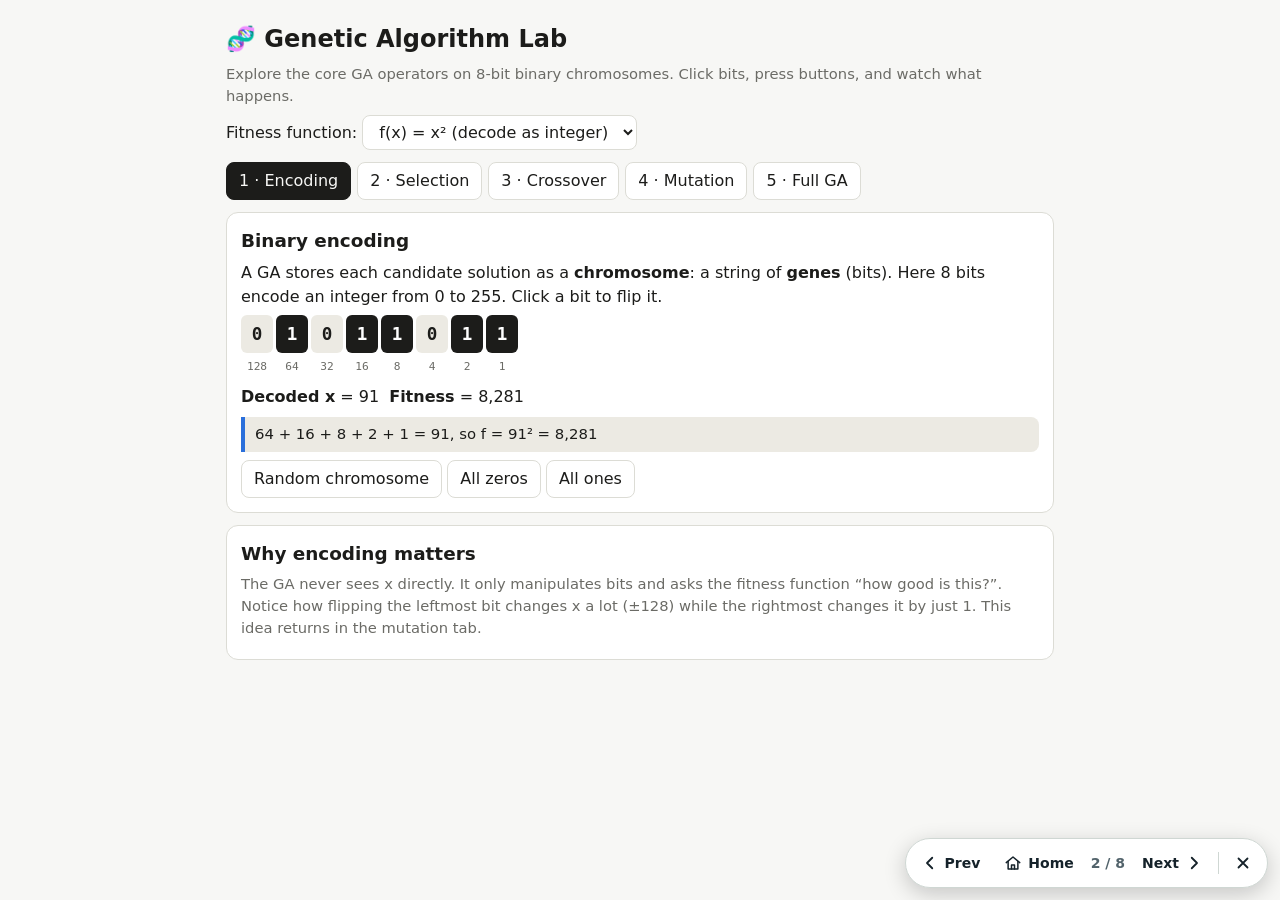
<file: labs/genetic-algorithm-lab.html>
<!DOCTYPE html>
<html lang="en">
<head>
<meta charset="utf-8">
<meta name="viewport" content="width=device-width, initial-scale=1, viewport-fit=cover">
<title>Genetic Algorithm Lab</title>
<link rel="icon" href="data:,">
<style>
:root{--bg:#f7f7f5;--card:#fff;--tx:#1c1c1a;--mut:#6b6b66;--bd:#dcdcd5;--a:#2a6fdb;--b:#e07b00;--ok:#1a8f5a;--bad:#d03b3b;--b1:#1c1c1a;--b1t:#fff;--b0:#eceae3;box-sizing:border-box;padding-top:env(safe-area-inset-top,0px);padding-bottom:env(safe-area-inset-bottom,0px)}
@media (prefers-color-scheme:dark){:root:not([data-theme="light"]){--bg:#151514;--card:#201f1d;--tx:#ecebe6;--mut:#a09e96;--bd:#3a3935;--a:#6aa3ff;--b:#ffa94d;--ok:#4cc790;--bad:#ff7a7a;--b1:#ecebe6;--b1t:#151514;--b0:#2d2c29}}
html{scroll-padding-top:env(safe-area-inset-top,0px)}
*{box-sizing:border-box}
body{margin:0;background:var(--bg);color:var(--tx);font:16px/1.5 system-ui,-apple-system,"Segoe UI",sans-serif}
main{max-width:860px;margin:0 auto;padding:16px}
h1{font-size:1.5rem;margin:.2em 0}h2{font-size:1.15rem;margin:0 0 .3em}
p{margin:.4em 0}.mut{color:var(--mut);font-size:.92rem}
nav{display:flex;gap:6px;overflow-x:auto;margin:12px 0}
nav button{white-space:nowrap}
button,select{font:inherit;padding:6px 12px;border:1px solid var(--bd);border-radius:8px;background:var(--card);color:var(--tx);cursor:pointer}
button.on{background:var(--tx);color:var(--bg);border-color:var(--tx)}
button.pri{background:var(--a);border-color:var(--a);color:#fff}
.card{background:var(--card);border:1px solid var(--bd);border-radius:12px;padding:14px;margin:12px 0}
.row{display:flex;flex-wrap:wrap;gap:10px;align-items:center;margin:8px 0}
.bits{display:inline-flex;gap:3px}
.bit{width:32px;height:38px;display:inline-flex;align-items:center;justify-content:center;border-radius:6px;font:600 1.1rem ui-monospace,Menlo,monospace;background:var(--b0);border:2px solid transparent;user-select:none}
.bit.b1{background:var(--b1);color:var(--b1t)}
.bit.ca{border-color:var(--a)}.bit.cb{border-color:var(--b)}
.bit.cut{margin-left:8px;box-shadow:-6px 0 0 -3px var(--bad)}
.bit.mut{border-color:var(--bad);outline:2px solid var(--bad)}
.bit.click{cursor:pointer}
.w{display:inline-flex;gap:3px;font:.7rem ui-monospace,monospace;color:var(--mut)}.w span{width:32px;text-align:center}
.lab{display:inline-block;min-width:78px;font-weight:600}
.A{color:var(--a)}.B{color:var(--b)}
table{border-collapse:collapse;width:100%;font-size:.92rem}td,th{padding:4px 6px;border-bottom:1px solid var(--bd);text-align:left}
.tw{overflow-x:auto}
.bar{display:flex;height:34px;border-radius:8px;overflow:hidden;position:relative;border:1px solid var(--bd)}
.bar div{display:flex;align-items:center;justify-content:center;font-size:.75rem;color:#fff;border-right:1px solid var(--card)}
.pin{position:absolute;top:-4px;bottom:-4px;width:3px;background:var(--bad)}
.hist{display:flex;align-items:flex-end;gap:6px;height:90px}
.hist div{flex:1;text-align:center;font-size:.72rem}.hist i{display:block;background:var(--a);border-radius:4px 4px 0 0;position:relative}
.hist i s{position:absolute;left:-2px;right:-2px;border-top:2px dashed var(--bad)}
input[type=range]{vertical-align:middle;width:150px}
.note{border-left:4px solid var(--a);padding:6px 10px;background:var(--b0);border-radius:0 8px 8px 0;margin:8px 0;font-size:.93rem}
svg{width:100%;height:auto;display:block}
</style>
</head>
<body>
<main>
<h1>🧬 Genetic Algorithm Lab</h1>
<p class="mut">Explore the core GA operators on 8-bit binary chromosomes. Click bits, press buttons, and watch what happens.</p>
<div class="row"><label>Fitness function:
<select id="fsel"><option value="sq">f(x) = x² (decode as integer)</option><option value="ones">OneMax (count of 1s)</option></select></label></div>
<nav id="nav"></nav>
<div id="view"></div>
</main>
<script>
const L=8, $=s=>document.querySelector(s);
const names=['1 · Encoding','2 · Selection','3 · Crossover','4 · Mutation','5 · Full GA'];
let ftype='sq', tab=0;
const val=b=>parseInt(b.join(''),2), ones=b=>b.reduce((s,x)=>s+x,0);
const fit=b=>ftype==='sq'?val(b)**2:ones(b);
const rb=()=>Array.from({length:L},()=>Math.random()<.5?1:0);
const ri=n=>Math.floor(Math.random()*n);
const fmt=n=>n.toLocaleString('en-US');
function bits(b,o={}){return '<span class="bits">'+b.map((x,i)=>`<span class="bit b${x} ${o.cls&&o.cls[i]||''} ${o.click?'click':''}" ${o.click?`data-i="${i}"`:''}>${x}</span>`).join('')+'</span>'}
function weights(){return '<span class="w">'+[128,64,32,16,8,4,2,1].map(w=>`<span>${w}</span>`).join('')+'</span>'}

/* state */
let enc=[0,1,0,1,1,0,1,1];
let pop=Array.from({length:6},rb), selRes=null;
let p1=rb(), p2=rb(), cx={m:'one',c1:3,c2:6,mask:rb()};
let mu={b:rb(),after:null,flips:[],pm:.125};
let ga={pop:[],gen:0,best:[],avg:[],timer:null,pm:.02,pc:.8,n:12,sel:'tour',elite:true};

$('#fsel').onchange=e=>{ftype=e.target.value;ga.pop=[];ga.best=[];ga.avg=[];ga.gen=0;stop();render()};
$('#nav').innerHTML=names.map((n,i)=>`<button data-t="${i}">${n}</button>`).join('');
$('#nav').onclick=e=>{const t=e.target.dataset.t;if(t!==undefined){stop();tab=+t;render()}};

function render(){
 document.querySelectorAll('#nav button').forEach((b,i)=>b.classList.toggle('on',i===tab));
 [rEnc,rSel,rCx,rMu,rGA][tab]();
}

/* 1 Encoding */
function rEnc(){
 $('#view').innerHTML=`<div class="card"><h2>Binary encoding</h2>
 <p>A GA stores each candidate solution as a <b>chromosome</b>: a string of <b>genes</b> (bits). Here 8 bits encode an integer from 0 to 255. Click a bit to flip it.</p>
 <div>${bits(enc,{click:1})}</div><div>${weights()}</div>
 <div class="row"><span><b>Decoded x</b> = <span id="d"></span></span><span><b>Fitness</b> = <span id="f"></span></span></div>
 <div class="note" id="ex"></div>
 <button id="r">Random chromosome</button> <button id="z">All zeros</button> <button id="o">All ones</button></div>
 <div class="card"><h2>Why encoding matters</h2><p class="mut">The GA never sees x directly. It only manipulates bits and asks the fitness function “how good is this?”. Notice how flipping the leftmost bit changes x a lot (±128) while the rightmost changes it by just 1. This idea returns in the mutation tab.</p></div>`;
 const upd=()=>{ $('#d').textContent=val(enc);$('#f').textContent=fmt(fit(enc));
  const on=enc.map((x,i)=>x?[128,64,32,16,8,4,2,1][i]:null).filter(x=>x);
  $('#ex').textContent=(on.length?on.join(' + '):'0')+' = '+val(enc)+(ftype==='sq'?`, so f = ${val(enc)}² = ${fmt(fit(enc))}`:`; OneMax counts ${ones(enc)} ones`);
  document.querySelector('.bits').outerHTML=bits(enc,{click:1}); wire()};
 const wire=()=>document.querySelectorAll('.bit.click').forEach(el=>el.onclick=()=>{enc[+el.dataset.i]^=1;upd()});
 $('#r').onclick=()=>{enc=rb();upd()};$('#z').onclick=()=>{enc=enc.map(()=>0);upd()};$('#o').onclick=()=>{enc=enc.map(()=>1);upd()};
 upd();
}

/* 2 Selection */
const pal=['#2a6fdb','#e07b00','#1a8f5a','#a24bd0','#d03b3b','#0f9aa8'];
function rSel(){
 const f=pop.map(fit), tot=f.reduce((a,b)=>a+b,0)||1;
 $('#view').innerHTML=`<div class="card"><h2>Selection: who gets to reproduce?</h2>
 <p>Fitter individuals should be chosen more often, but weak ones keep a chance. Two classic methods:</p>
 <div class="row"><select id="sm"><option value="rw">Roulette wheel (fitness-proportionate)</option><option value="tour">Tournament</option></select>
 <label id="kl" style="display:none">k = <select id="k"><option>2</option><option>3</option><option>4</option></select></label>
 <button id="np">New population</button></div>
 <div class="tw"><table><tr><th>#</th><th>Chromosome</th><th>x</th><th>Fitness</th><th>Share</th></tr>
 ${pop.map((b,i)=>`<tr><td style="color:${pal[i]};font-weight:700">${i+1}</td><td>${bits(b)}</td><td>${val(b)}</td><td>${fmt(f[i])}</td><td>${(100*f[i]/tot).toFixed(1)}%</td></tr>`).join('')}</table></div>
 <p class="mut" style="margin-top:10px">Roulette wheel, laid flat: each slice is as wide as the individual's share of total fitness.</p>
 <div class="bar" id="wheel">${pop.map((b,i)=>`<div style="width:${100*f[i]/tot}%;background:${pal[i]}">${f[i]/tot>.05?i+1:''}</div>`).join('')}</div>
 <div class="row"><button class="pri" id="d1">Select one parent</button><button id="d100">Select 100 parents</button></div>
 <div class="note" id="msg">Press a button to draw parents.</div>
 <div class="hist" id="hist"></div></div>
 <div class="card"><h2>Compare</h2><p class="mut"><b>Roulette:</b> probability = fitness ÷ total fitness. A very fit individual can dominate (premature convergence). <b>Tournament:</b> pick k random individuals, the best wins. Larger k means more selection pressure, and it only needs rankings, not raw fitness values. The dashed red lines in the histogram mark the roulette expectation.</p></div>`;
 $('#sm').value=selRes?.m||'rw';
 const sync=()=>$('#kl').style.display=$('#sm').value==='tour'?'':'none';
 $('#sm').onchange=()=>{sync();$('#hist').innerHTML='';$('#msg').textContent='Press a button to draw parents.';$('.pin')?.remove()};sync();
 $('#np').onclick=()=>{pop=Array.from({length:6},rb);rSel()};
 const pick=()=>{ if($('#sm').value==='rw'){const r=Math.random()*tot;let s=0;for(let i=0;i<6;i++){s+=f[i];if(r<s)return{i,r:r/tot}}return{i:5,r:1}}
  const k=+$('#k').value,c=[];while(c.length<k){const j=ri(6);if(!c.includes(j))c.push(j)}
  return{i:c.reduce((a,b)=>f[b]>f[a]?b:a),c}};
 $('#d1').onclick=()=>{ $('.pin')?.remove();const p=pick();
  if(p.r!==undefined){const pn=document.createElement('div');pn.className='pin';pn.style.left=(p.r*100)+'%';$('#wheel').appendChild(pn);$('#msg').textContent=`The pointer landed at ${(p.r*100).toFixed(1)}% of the wheel, so individual ${p.i+1} is selected.`}
  else $('#msg').textContent=`Tournament between individuals ${p.c.map(x=>x+1).join(', ')}: the fittest (${p.i+1}) wins.`};
 $('#d100').onclick=()=>{ $('.pin')?.remove();const cnt=Array(6).fill(0);for(let n=0;n<100;n++)cnt[pick().i]++;
  const mx=Math.max(...cnt,...f.map(x=>100*x/tot),1);
  $('#hist').innerHTML=cnt.map((c,i)=>`<div><i style="height:${70*c/mx}px;background:${pal[i]}"><s style="bottom:${70*(100*f[i]/tot)/mx}px"></s></i>#${i+1}<br>${c}</div>`).join('');
  $('#msg').textContent='Counts from 100 independent selections. Fitter individuals are picked more often, but not always.'};
 selRes={m:$('#sm').value};
}

/* 3 Crossover */
function kids(){
 const {m,c1,c2,mask}=cx,A=p1,B=p2,src1=[],src2=[];
 for(let i=0;i<L;i++){let sw=m==='one'?i>=c1:m==='two'?(i>=c1&&i<c2):mask[i]===1;
  src1.push(sw?'b':'a');src2.push(sw?'a':'b')}
 const mk=s=>s.map((x,i)=>x==='a'?A[i]:B[i]);
 return{c:[mk(src1),mk(src2)],s:[src1,src2]}}
function rCx(){
 if(cx.c2<=cx.c1)cx.c2=Math.min(L-1,cx.c1+1);
 const k=kids(), cuts=(cx.m==='one'?[cx.c1]:cx.m==='two'?[cx.c1,cx.c2]:[]);
 const cl=a=>a.map((_,i)=>cuts.includes(i)?'cut':'');
 const col=(s,c)=>s.map((x,i)=>'c'+x+' '+c[i]);
 $('#view').innerHTML=`<div class="card"><h2>Crossover: combining two parents</h2>
 <p>Offspring inherit genes from both parents. Blue outlines come from Parent A, orange from Parent B. Red marks show cut points.</p>
 <div class="row"><select id="cm"><option value="one">One-point</option><option value="two">Two-point</option><option value="uni">Uniform</option></select>
 <button id="rp">Random parents</button><button id="rm" style="display:none">New mask</button></div>
 <div class="row" id="s1"><label>Cut point 1: <input type="range" id="c1" min="1" max="${L-1}" value="${cx.c1}"> <b>${cx.c1}</b></label></div>
 <div class="row" id="s2"><label>Cut point 2: <input type="range" id="c2" min="2" max="${L-1}" value="${cx.c2}"> <b>${cx.c2}</b></label></div>
 <div class="row"><span class="lab A">Parent A</span>${bits(p1,{cls:p1.map((_,i)=>'ca '+cl(p1)[i])})}<span class="mut">x=${val(p1)}, f=${fmt(fit(p1))}</span></div>
 <div class="row"><span class="lab B">Parent B</span>${bits(p2,{cls:p2.map((_,i)=>'cb '+cl(p2)[i])})}<span class="mut">x=${val(p2)}, f=${fmt(fit(p2))}</span></div>
 ${cx.m==='uni'?`<div class="row"><span class="lab">Mask</span>${bits(cx.mask)}<span class="mut">1 = swap this gene</span></div>`:''}
 <div class="row"><span class="lab">Child 1</span>${bits(k.c[0],{cls:col(k.s[0],cl(p1))})}<span class="mut">x=${val(k.c[0])}, f=${fmt(fit(k.c[0]))}</span></div>
 <div class="row"><span class="lab">Child 2</span>${bits(k.c[1],{cls:col(k.s[1],cl(p1))})}<span class="mut">x=${val(k.c[1])}, f=${fmt(fit(k.c[1]))}</span></div>
 <div class="note" id="cn"></div></div>
 <div class="card"><h2>Things to try</h2><p class="mut">Set one-point crossover with the cut near the left edge, then near the right. Which genes (high-value or low-value) get mixed? Notice that if both parents have the same bit at a position, no operator can change it: crossover only recombines existing genetic material.</p></div>`;
 $('#cm').value=cx.m;
 $('#cn').textContent={one:'One-point: pick a cut; child 1 = A before the cut + B after it, child 2 is the reverse.',two:'Two-point: the segment between the cuts is swapped between parents.',uni:'Uniform: every gene is swapped independently according to a random coin-flip mask.'}[cx.m];
 $('#s1').style.display=cx.m==='uni'?'none':'';$('#s2').style.display=cx.m==='two'?'':'none';$('#rm').style.display=cx.m==='uni'?'':'none';
 $('#cm').onchange=e=>{cx.m=e.target.value;rCx()};
 $('#c1').oninput=e=>{cx.c1=+e.target.value;rCx()};
 const c2=$('#c2');c2.oninput=e=>{cx.c2=+e.target.value;if(cx.c2<=cx.c1)cx.c1=cx.c2-1;rCx()};
 $('#rp').onclick=()=>{p1=rb();p2=rb();rCx()};$('#rm').onclick=()=>{cx.mask=rb();rCx()};
}

/* 4 Mutation */
function rMu(){
 const a=mu.after, cls=a?mu.flips.map(f=>f?'mut':''):[];
 $('#view').innerHTML=`<div class="card"><h2>Mutation: random bit flips</h2>
 <p>Each gene flips with a small probability p<sub>m</sub>. Mutation injects new genetic material that crossover alone could never create.</p>
 <div class="row"><label>p<sub>m</sub> = <b id="pv">${mu.pm.toFixed(3)}</b> <input type="range" id="pm" min="0" max="0.5" step="0.005" value="${mu.pm}"></label></div>
 <p class="mut">Expected flips per chromosome: L × p<sub>m</sub> = ${(L*mu.pm).toFixed(2)}</p>
 <div class="row"><span class="lab">Before</span>${bits(mu.b)}<span class="mut">x=${val(mu.b)}, f=${fmt(fit(mu.b))}</span></div>
 <div class="row"><span class="lab">After</span>${a?bits(a,{cls}):'<span class="mut">press “Mutate”</span>'}${a?`<span class="mut">x=${val(a)}, f=${fmt(fit(a))}</span>`:''}</div>
 <div class="row"><button class="pri" id="mm">Mutate</button><button id="mr">New chromosome</button><button id="m1k">Run 1000 trials</button></div>
 <div class="note" id="mn">Flipped genes get a red outline.</div></div>
 <div class="card"><h2>Think about it</h2><p class="mut">Set p<sub>m</sub> to 0: nothing ever changes. Set it near 0.5: the offspring is essentially random, so the search turns into random guessing. Typical values are about 1/L (here ≈ 0.125) or lower. Also compare how much x changes when a high-order versus a low-order bit flips.</p></div>`;
 $('#pm').oninput=e=>{mu.pm=+e.target.value;mu.after=null;rMu()};
 $('#mm').onclick=()=>{mu.flips=mu.b.map(()=>Math.random()<mu.pm);mu.after=mu.b.map((x,i)=>mu.flips[i]?1-x:x);rMu();
  const n=mu.flips.filter(Boolean).length;$('#mn').textContent=n?`${n} gene(s) flipped. Fitness ${fit(mu.after)>fit(mu.b)?'improved':fit(mu.after)<fit(mu.b)?'got worse':'stayed the same'}.`:'No gene flipped this time. Try again!'};
 $('#mr').onclick=()=>{mu.b=rb();mu.after=null;rMu()};
 $('#m1k').onclick=()=>{let t=0,up=0,dn=0;for(let n=0;n<1000;n++){const f=mu.b.map(()=>Math.random()<mu.pm);t+=f.filter(Boolean).length;const c=mu.b.map((x,i)=>f[i]?1-x:x);const d=fit(c)-fit(mu.b);if(d>0)up++;else if(d<0)dn++}
  $('#mn').textContent=`Over 1000 trials: average ${(t/1000).toFixed(2)} flips (expected ${(L*mu.pm).toFixed(2)}). Fitness improved ${up/10}%, worsened ${dn/10}%, unchanged ${(1000-up-dn)/10}%.`};
}

/* 5 Full GA */
function stop(){if(ga.timer){clearInterval(ga.timer);ga.timer=null}}
function init(){ga.pop=Array.from({length:ga.n},rb);ga.gen=0;ga.best=[];ga.avg=[];rec()}
function rec(){const f=ga.pop.map(fit);ga.best.push(Math.max(...f));ga.avg.push(f.reduce((a,b)=>a+b,0)/f.length)}
function selOne(f){ if(ga.sel==='rw'){const t=f.reduce((a,b)=>a+b,0);if(!t)return ri(f.length);let r=Math.random()*t,s=0;for(let i=0;i<f.length;i++){s+=f[i];if(r<s)return i}return f.length-1}
 const a=ri(f.length),b=ri(f.length);return f[a]>=f[b]?a:b}
function step(){ const f=ga.pop.map(fit),nx=[];
 if(ga.elite){nx.push(ga.pop[f.indexOf(Math.max(...f))].slice())}
 while(nx.length<ga.n){let a=ga.pop[selOne(f)].slice(),b=ga.pop[selOne(f)].slice();
  if(Math.random()<ga.pc){const c=1+ri(L-1);const a2=a.slice(0,c).concat(b.slice(c)),b2=b.slice(0,c).concat(a.slice(c));a=a2;b=b2}
  [a,b].forEach(c=>{if(nx.length<ga.n)nx.push(c.map(x=>Math.random()<ga.pm?1-x:x))})}
 ga.pop=nx;ga.gen++;rec()}
function rGA(){
 if(!ga.pop.length)init();
 $('#view').innerHTML=`<div class="card"><h2>Putting it together</h2>
 <p>Each generation: <b>select</b> parents → <b>crossover</b> (one-point, probability p<sub>c</sub>) → <b>mutate</b> → replace the population. Goal: maximize the fitness function chosen above.</p>
 <div class="row">
 <label>Population <select id="gn"><option>6</option><option>12</option><option>20</option></select></label>
 <label>Selection <select id="gs"><option value="tour">Tournament (k=2)</option><option value="rw">Roulette</option></select></label>
 <label><input type="checkbox" id="ge"> Elitism</label></div>
 <div class="row"><label>p<sub>c</sub> <input type="range" id="gc" min="0" max="1" step="0.05" value="${ga.pc}"> <b id="gcv">${ga.pc}</b></label>
 <label>p<sub>m</sub> <input type="range" id="gm" min="0" max="0.3" step="0.005" value="${ga.pm}"> <b id="gmv">${ga.pm}</b></label></div>
 <div class="row"><button class="pri" id="st">Step</button><button id="r10">Run 20 generations</button><button id="rs">Reset</button><b>Generation ${ga.gen}</b></div>
 <div id="ch"></div>
 <div class="tw"><table><tr><th>#</th><th>Chromosome</th><th>x</th><th>Fitness</th></tr>
 ${ga.pop.map((b,i)=>({b,f:fit(b)})).sort((x,y)=>y.f-x.f).map((o,i)=>`<tr><td>${i+1}</td><td>${bits(o.b)}</td><td>${val(o.b)}</td><td>${fmt(o.f)}</td></tr>`).join('')}</table></div></div>
 <div class="card"><h2>Experiments</h2><p class="mut">1) Set p<sub>m</sub> = 0 and p<sub>c</sub> = 0: does anything improve beyond the luck of the initial population? 2) Switch elitism off and watch the best fitness dip. 3) Use a tiny population and rerun several times: how variable is the outcome?</p></div>`;
 $('#gn').value=ga.n;$('#gs').value=ga.sel;$('#ge').checked=ga.elite;
 $('#gn').onchange=e=>{ga.n=+e.target.value;init();rGA()};
 $('#gs').onchange=e=>ga.sel=e.target.value;$('#ge').onchange=e=>ga.elite=e.target.checked;
 $('#gc').oninput=e=>{ga.pc=+e.target.value;$('#gcv').textContent=ga.pc};
 $('#gm').oninput=e=>{ga.pm=+e.target.value;$('#gmv').textContent=ga.pm};
 $('#st').onclick=()=>{step();rGA()};$('#rs').onclick=()=>{stop();init();rGA()};
 $('#r10').onclick=()=>{stop();let n=0;ga.timer=setInterval(()=>{step();rGA();if(++n>=20)stop()},180)};
 chart();
}
function chart(){
 const W=600,H=200,P=36,mx=Math.max(...ga.best,1),n=Math.max(ga.best.length-1,1);
 const pts=a=>a.map((v,i)=>`${P+(W-P-8)*i/n},${H-P+4-(H-P-10)*v/mx}`).join(' ');
 $('#ch').innerHTML=`<svg viewBox="0 0 ${W} ${H}" role="img" aria-label="Best and average fitness per generation">
 <line x1="${P}" y1="${H-P+4}" x2="${W-8}" y2="${H-P+4}" stroke="var(--bd)"/><line x1="${P}" y1="6" x2="${P}" y2="${H-P+4}" stroke="var(--bd)"/>
 <text x="${P-4}" y="14" text-anchor="end" font-size="10" fill="var(--mut)">${fmt(mx)}</text><text x="${P-4}" y="${H-P+4}" text-anchor="end" font-size="10" fill="var(--mut)">0</text>
 <text x="${W/2}" y="${H-8}" text-anchor="middle" font-size="11" fill="var(--mut)">generation</text>
 <polyline points="${pts(ga.avg)}" fill="none" stroke="var(--b)" stroke-width="2"/><polyline points="${pts(ga.best)}" fill="none" stroke="var(--a)" stroke-width="2.5"/>
 <text x="${W-12}" y="20" text-anchor="end" font-size="11" fill="var(--a)">best</text><text x="${W-12}" y="34" text-anchor="end" font-size="11" fill="var(--b)">average</text></svg>`}

render();
</script>
<script src="../assets/labs.js"></script>
<script src="../assets/lab-nav.js"></script>
</body>
</html>
</file>
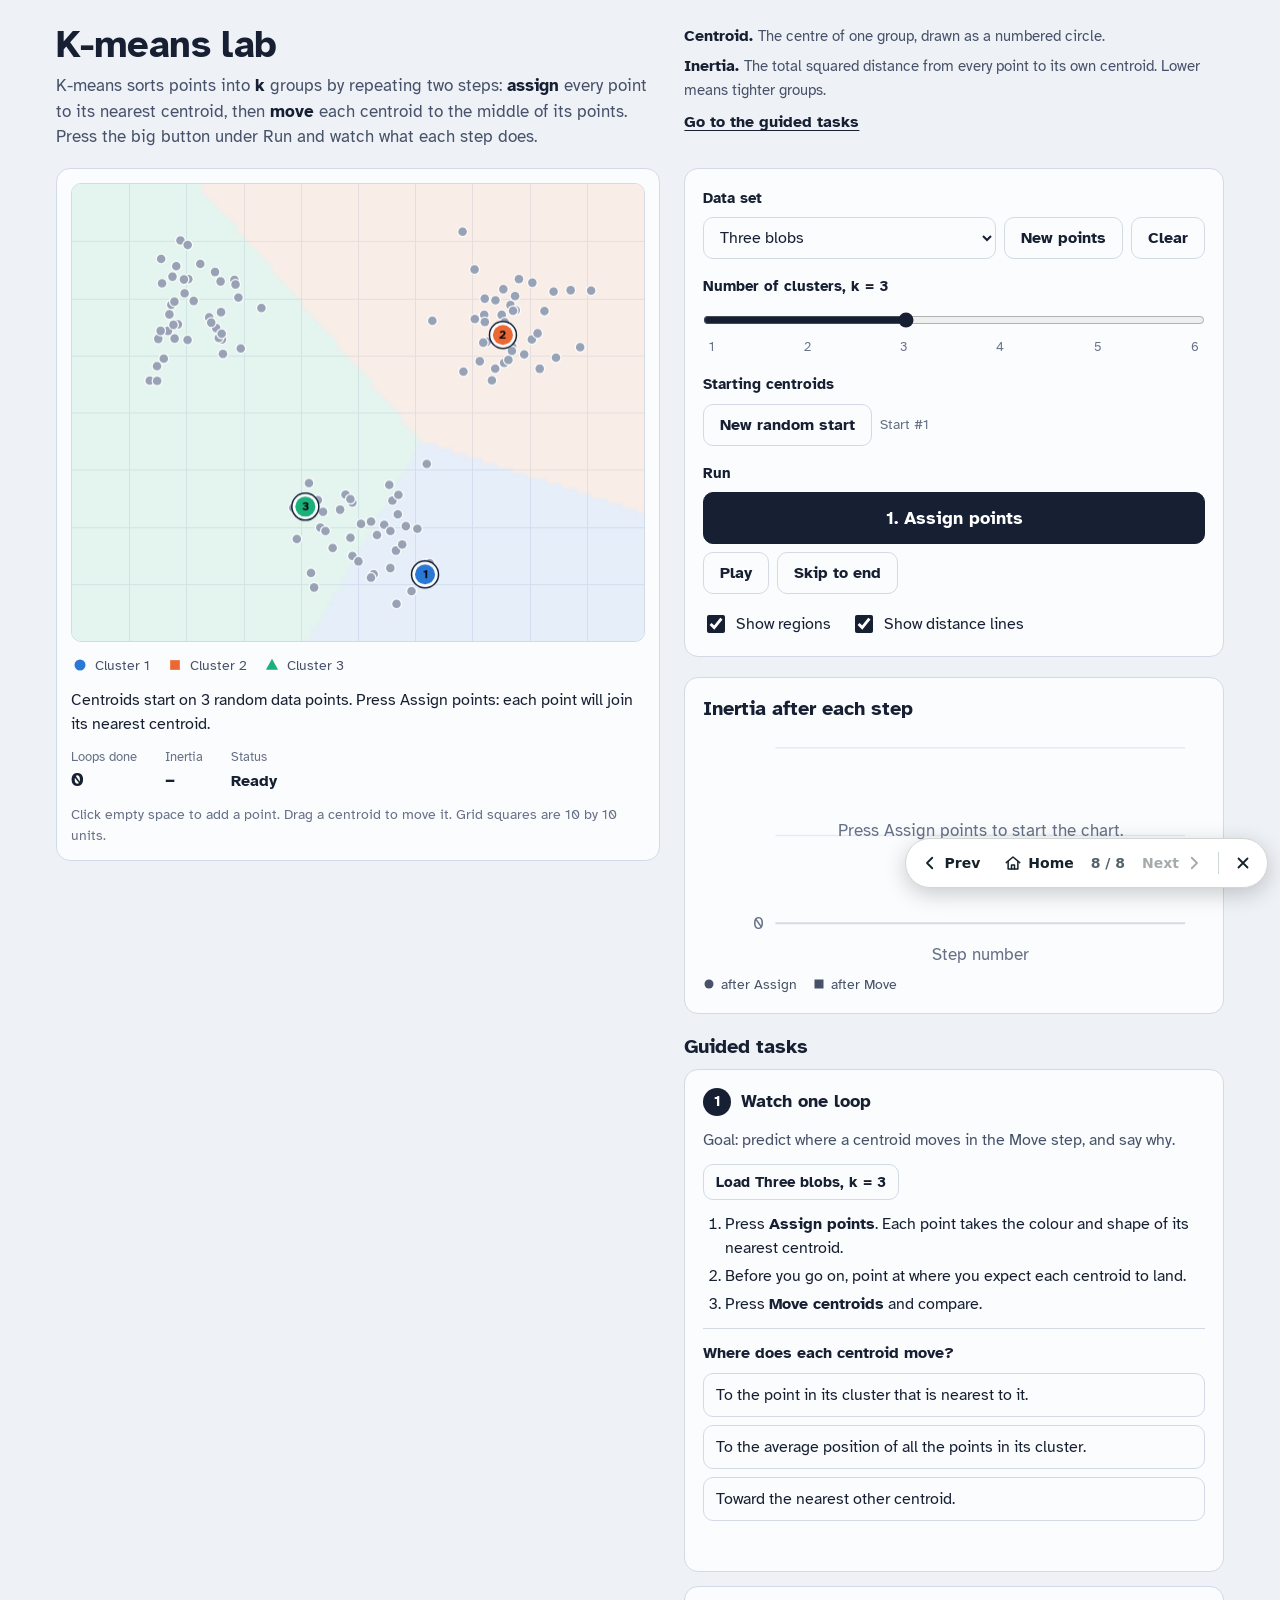
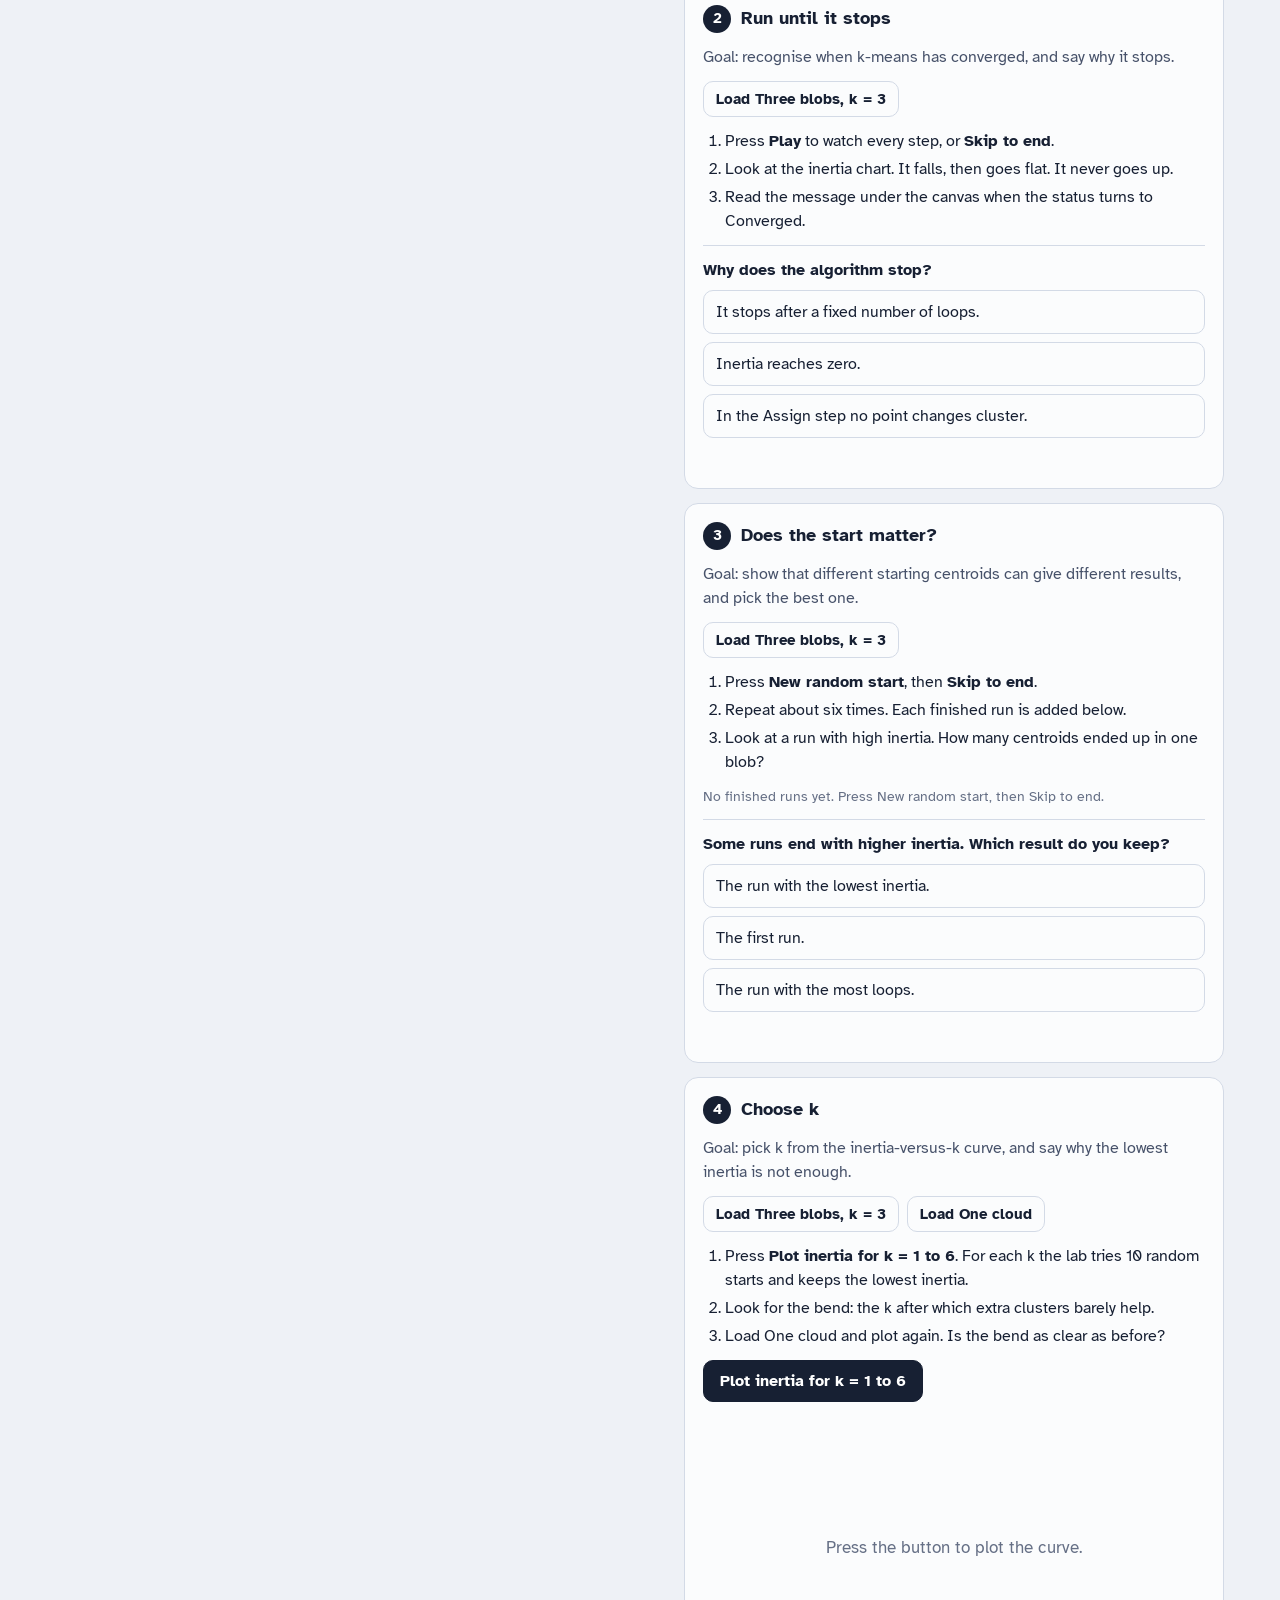
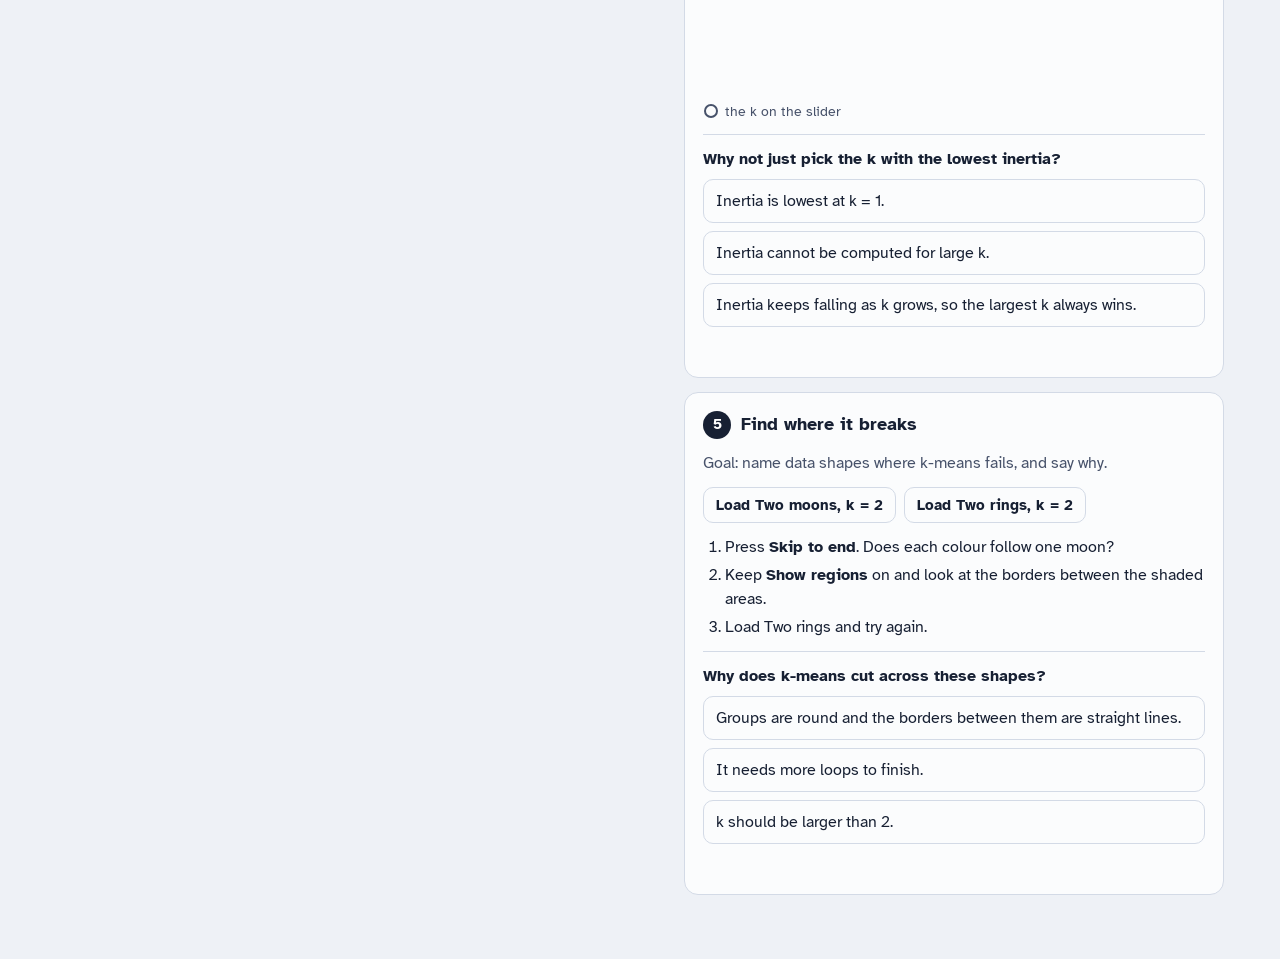
<file: labs/k-means-lab.html>
<!DOCTYPE html>
<html lang="en">
<head>
<meta charset="utf-8">
<meta name="viewport" content="width=device-width, initial-scale=1">
<title>K-means Lab</title>
<meta name="description" content="An interactive lab where students step through the k-means algorithm, move centroids, compare random starts and choose k.">
<meta name="lab-los" content="LO1: Predict where a centroid moves in the Move step and explain why; LO2: Recognise convergence and explain why k-means stops; LO3: Show that the starting centroids change the result and pick the run with the lowest inertia; LO4: Choose k from the inertia-versus-k curve and explain why the lowest inertia is not enough; LO5: Name data shapes where k-means fails and explain why">
<link rel="preconnect" href="https://fonts.googleapis.com">
<link rel="preconnect" href="https://fonts.gstatic.com" crossorigin>
<link href="https://fonts.googleapis.com/css2?family=Atkinson+Hyperlegible:wght@400;700&display=swap" rel="stylesheet">
<style>
/* Layout idea: the canvas stays pinned on the left while controls, the inertia chart and the guided tasks scroll on the right. */
:root {
  --bg: #eef1f6;
  --surface: #fbfcfd;
  --ink: #172033;
  --ink-2: #47526a;
  --muted: #667086;
  --line: #d3dae6;
  --grid: #e6eaf1;
  --none: #98a2b5;
  --accent: #172033;
  --on-accent: #ffffff;
  --focus: #1d5fb8;
  --good: #006300;
  --bad: #9a3412;
  --c1: #2a78d6;
  --c2: #eb6834;
  --c3: #1baf7a;
  --c4: #eda100;
  --c5: #e87ba4;
  --c6: #6250d6;
  --region-alpha: 0.10;
  --font: "Atkinson Hyperlegible", system-ui, -apple-system, "Segoe UI", sans-serif;
  color-scheme: light;
}
@media (prefers-color-scheme: dark) {
  :root:not([data-theme="light"]) {
    --bg: #0f131b;
    --surface: #171c27;
    --ink: #e9edf5;
    --ink-2: #b4bdcc;
    --muted: #8f99ab;
    --line: #2b3447;
    --grid: #222a3a;
    --none: #7a8499;
    --accent: #e9edf5;
    --on-accent: #0f131b;
    --focus: #6aa8f5;
    --good: #3fbf3f;
    --bad: #f0a27a;
    --c1: #3987e5;
    --c2: #d95926;
    --c3: #199e70;
    --c4: #c98500;
    --c5: #d55181;
    --c6: #9085e9;
    --region-alpha: 0.17;
    color-scheme: dark;
  }
}
:root[data-theme="dark"] {
  --bg: #0f131b;
  --surface: #171c27;
  --ink: #e9edf5;
  --ink-2: #b4bdcc;
  --muted: #8f99ab;
  --line: #2b3447;
  --grid: #222a3a;
  --none: #7a8499;
  --accent: #e9edf5;
  --on-accent: #0f131b;
  --focus: #6aa8f5;
  --good: #3fbf3f;
  --bad: #f0a27a;
  --c1: #3987e5;
  --c2: #d95926;
  --c3: #199e70;
  --c4: #c98500;
  --c5: #d55181;
  --c6: #9085e9;
  --region-alpha: 0.17;
  color-scheme: dark;
}

* { box-sizing: border-box; }
html { -webkit-text-size-adjust: 100%; }
body {
  margin: 0;
  background: var(--bg);
  color: var(--ink);
  font: 16px/1.5 var(--font);
}
.wrap { max-width: 1200px; margin: 0 auto; padding: 24px 16px 64px; }

/* Header */
.top { display: grid; gap: 10px; grid-template-columns: minmax(0, 1fr); margin-bottom: 18px; }
.intro { max-width: 68ch; }
h1 { font-size: clamp(30px, 4.4vw, 38px); line-height: 1.08; margin: 0 0 8px; letter-spacing: -0.015em; text-wrap: balance; }
h2 { font-size: 20px; line-height: 1.25; margin: 0 0 10px; text-wrap: balance; }
h3 { font-size: 16px; line-height: 1.3; margin: 0; }
.lede { margin: 0; color: var(--ink-2); font-size: 17px; line-height: 1.5; }
.lede b { color: var(--ink); }
.aside { display: grid; gap: 8px; align-content: start; }
.terms { display: grid; gap: 6px; margin: 0; }
.terms dt { font-weight: 700; display: inline; }
.terms dt::after { content: ". "; }
.terms dd { margin: 0; display: inline; color: var(--ink-2); font-size: 15px; }
.jump { color: var(--ink); font-weight: 700; text-underline-offset: 3px; justify-self: start; }

/* Layout */
.layout { display: grid; gap: 20px; grid-template-columns: minmax(0, 1fr); }
@media (min-width: 980px) {
  .top, .layout { grid-template-columns: minmax(0, 1.12fr) minmax(0, 1fr); column-gap: 24px; }
  .layout { align-items: start; gap: 24px; }
  .stage { position: sticky; top: 16px; max-height: calc(100vh - 32px); overflow-y: auto; }
}
.side { display: grid; gap: 20px; min-width: 0; }

.card {
  background: var(--surface);
  border: 1px solid var(--line);
  border-radius: 14px;
  padding: 18px;
}
.stage { padding: 14px; display: grid; gap: 12px; }

/* Canvas */
.canvas-box { border: 1px solid var(--line); border-radius: 10px; overflow: hidden; background: var(--surface); }
canvas { display: block; width: 100%; aspect-ratio: 5 / 4; touch-action: none; cursor: crosshair; }
canvas.dragging { cursor: grabbing; }
.legend { display: flex; flex-wrap: wrap; gap: 6px 16px; min-height: 22px; font-size: 14px; color: var(--ink-2); }
.lg { display: inline-flex; align-items: center; gap: 6px; }
.lg svg { display: block; }
.lg .n { color: var(--muted); font-variant-numeric: tabular-nums; }
.readout { display: grid; grid-template-columns: repeat(3, minmax(0, auto)); justify-content: start; gap: 8px 28px; }
.stat { display: grid; gap: 0; }
.stat .k { font-size: 13px; color: var(--muted); }
.stat b { font-size: 20px; line-height: 1.2; font-variant-numeric: tabular-nums; }
.chip { display: inline-flex; align-items: center; gap: 6px; font-size: 16px !important; }
.chip.good { color: var(--good); }
.msg { margin: 0; min-height: 3em; color: var(--ink); }
.hint { margin: 0; font-size: 14px; color: var(--muted); }

/* Controls */
.controls { display: grid; gap: 16px; }
.field { display: grid; gap: 8px; }
.lbl, .field > label { font-weight: 700; font-size: 15px; }
.row { display: flex; flex-wrap: wrap; align-items: center; gap: 8px; }
select, input[type="range"], .btn { font: inherit; }
select {
  min-height: 42px; padding: 0 12px; border: 1px solid var(--line); border-radius: 10px;
  background: var(--surface); color: var(--ink); flex: 1 1 160px; min-width: 0;
}
input[type="range"] { width: 100%; accent-color: var(--accent); height: 28px; margin: 0; }
output { font-variant-numeric: tabular-nums; }
.ticks { display: flex; justify-content: space-between; font-size: 13px; color: var(--muted); padding: 0 6px; margin-top: -4px; }
.btn {
  min-height: 42px; padding: 0 16px; border-radius: 10px; cursor: pointer;
  border: 1px solid var(--line); background: var(--surface); color: var(--ink); font-weight: 700;
}
.btn:hover:not(:disabled) { background: var(--grid); }
.btn:disabled { opacity: 0.5; cursor: default; }
.btn.primary { background: var(--accent); color: var(--on-accent); border-color: var(--accent); }
.btn.primary:hover:not(:disabled) { background: var(--accent); filter: brightness(1.12); }
.btn.big { min-height: 52px; font-size: 18px; width: 100%; }
.btn.small { min-height: 36px; padding: 0 12px; font-size: 15px; }
.checks { display: flex; flex-wrap: wrap; gap: 8px 20px; }
.checks label { display: inline-flex; align-items: center; gap: 8px; min-height: 28px; }
.checks input { width: 18px; height: 18px; accent-color: var(--accent); }
:focus-visible { outline: 3px solid var(--focus); outline-offset: 2px; }

/* Charts */
svg.chart { display: block; width: 100%; height: auto; }
.chart .gl { stroke: var(--grid); stroke-width: 1; }
.chart .base { stroke: var(--line); stroke-width: 1.5; }
.chart .tx { fill: var(--muted); font: 12px var(--font); }
.chart .tx.mid { text-anchor: middle; }
.chart .tx.end { text-anchor: end; }
.chart .ln { fill: none; stroke: var(--ink-2); stroke-width: 2; stroke-linejoin: round; }
.chart .mk { fill: var(--ink); stroke: var(--surface); stroke-width: 2; }
.chart .ring { fill: none; stroke: var(--ink); stroke-width: 2; }
.key { display: flex; flex-wrap: wrap; gap: 4px 16px; font-size: 14px; color: var(--ink-2); margin: 6px 0 0; }
.key span { display: inline-flex; align-items: center; gap: 6px; }

/* Tasks */
.tasks { list-style: none; padding: 0; margin: 0; display: grid; gap: 14px; counter-reset: task; }
.task { counter-increment: task; display: grid; gap: 12px; }
.task h3 { display: flex; align-items: center; gap: 10px; font-size: 18px; }
.task h3::before {
  content: counter(task); flex: none; width: 28px; height: 28px; border-radius: 50%;
  display: grid; place-items: center; font-size: 15px; background: var(--accent); color: var(--on-accent);
}
.goal { margin: 0; color: var(--ink-2); }
.task ol.how { margin: 0; padding-left: 22px; display: grid; gap: 4px; }
.task p { margin: 0; }
.check { display: grid; gap: 8px; padding-top: 12px; border-top: 1px solid var(--line); }
.check .q { font-weight: 700; }
.opts { display: grid; gap: 8px; }
.opt {
  text-align: left; font: inherit; min-height: 44px; padding: 8px 12px; border-radius: 10px; cursor: pointer;
  border: 1px solid var(--line); background: var(--surface); color: var(--ink);
}
.opt:hover { background: var(--grid); }
.opt.is-right { border-color: var(--good); box-shadow: inset 0 0 0 1px var(--good); }
.opt.is-wrong { border-color: var(--bad); box-shadow: inset 0 0 0 1px var(--bad); }
.opt.is-right::before { content: "\2713\00a0"; color: var(--good); font-weight: 700; }
.opt.is-wrong::before { content: "\2715\00a0"; color: var(--bad); font-weight: 700; }
.fb { margin: 0; min-height: 1.5em; }
.fb.good { color: var(--good); }
.fb.bad { color: var(--bad); }

/* Run history */
.runs { list-style: none; margin: 0; padding: 0; display: grid; gap: 6px; }
.runs li { display: grid; grid-template-columns: 96px minmax(0, 1fr) 64px 64px; align-items: center; gap: 10px; font-size: 14px; }
.runs li.empty { display: block; color: var(--muted); }
.runs .bar { height: 12px; background: var(--grid); border-radius: 3px; overflow: hidden; }
.runs .bar i { display: block; height: 100%; background: var(--ink-2); border-radius: 0 4px 4px 0; }
.runs li.best .bar i { background: var(--good); }
.runs .val { text-align: right; font-variant-numeric: tabular-nums; }
.runs .tag { color: var(--good); font-weight: 700; }
.sum { margin: 0; font-size: 14px; color: var(--ink-2); }

/* Elbow table */
.tablewrap { overflow-x: auto; }
table { border-collapse: collapse; width: 100%; font-size: 14px; font-variant-numeric: tabular-nums; }
th, td { text-align: right; padding: 4px 8px; border-bottom: 1px solid var(--line); }
th:first-child, td:first-child { text-align: left; }
th { color: var(--muted); font-weight: 400; }
tr.cur td { font-weight: 700; }

@media (max-width: 520px) {
  select { flex-basis: 100%; }
  .runs li { grid-template-columns: 78px minmax(0, 1fr) 54px; }
  .runs .tag { display: none; }
  .readout { gap: 8px 20px; }
}
@media (prefers-reduced-motion: reduce) {
  html { scroll-behavior: auto; }
}
</style>
<script id="model">
/* K-means model: pure functions, no DOM. Data lives in a 100 x 80 grid; one grid square is 10 x 10 units. */
var KM = (function () {
  var W = 100, H = 80;

  function mulberry32(a) {
    return function () {
      a |= 0; a = (a + 0x6D2B79F5) | 0;
      var t = Math.imul(a ^ (a >>> 15), 1 | a);
      t = (t + Math.imul(t ^ (t >>> 7), 61 | t)) ^ t;
      return ((t ^ (t >>> 14)) >>> 0) / 4294967296;
    };
  }
  function gauss(rng) {
    var u = 0;
    while (u === 0) u = rng();
    var v = rng();
    return Math.sqrt(-2 * Math.log(u)) * Math.cos(2 * Math.PI * v);
  }
  function cx(v) { return Math.min(W - 2, Math.max(2, v)); }
  function cy(v) { return Math.min(H - 2, Math.max(2, v)); }
  function blob(rng, x, y, sd, n, g) {
    var out = [];
    for (var i = 0; i < n; i++) out.push({ x: cx(x + gauss(rng) * sd), y: cy(y + gauss(rng) * sd), g: g });
    return out;
  }

  var DATASETS = {
    blobs3: function (rng) {
      return [].concat(blob(rng, 22, 22, 5.5, 40, 0), blob(rng, 76, 24, 5.5, 40, 1), blob(rng, 50, 60, 5.5, 40, 2));
    },
    moons: function (rng) {
      var out = [], i, t;
      for (i = 0; i < 60; i++) {
        t = Math.PI * rng();
        out.push({ x: cx(33 + 24 * Math.cos(t) + gauss(rng) * 1.8), y: cy(44 - 24 * Math.sin(t) + gauss(rng) * 1.8), g: 0 });
      }
      for (i = 0; i < 60; i++) {
        t = Math.PI * rng();
        out.push({ x: cx(57 + 24 * Math.cos(t) + gauss(rng) * 1.8), y: cy(36 + 24 * Math.sin(t) + gauss(rng) * 1.8), g: 1 });
      }
      return out;
    },
    rings: function (rng) {
      var out = [], i, t, r;
      for (i = 0; i < 50; i++) {
        t = 2 * Math.PI * rng(); r = 9 + gauss(rng) * 1;
        out.push({ x: cx(50 + r * Math.cos(t)), y: cy(40 + r * Math.sin(t)), g: 0 });
      }
      for (i = 0; i < 90; i++) {
        t = 2 * Math.PI * rng(); r = 30 + gauss(rng) * 1.2;
        out.push({ x: cx(50 + r * Math.cos(t)), y: cy(40 + r * Math.sin(t)), g: 1 });
      }
      return out;
    },
    cloud: function (rng) { return blob(rng, 50, 40, 14, 120, 0); },
    empty: function () { return []; }
  };

  function makeDataset(id, seed) { var f = DATASETS[id]; return f ? f(mulberry32(seed)) : []; }
  function d2(a, b) { var dx = a.x - b.x, dy = a.y - b.y; return dx * dx + dy * dy; }

  /* Assign step: index of the nearest centroid for every point (ties go to the lower index). */
  function assign(points, cents) {
    return points.map(function (p) {
      var best = 0, bd = Infinity;
      for (var j = 0; j < cents.length; j++) {
        var d = d2(p, cents[j]);
        if (d < bd) { bd = d; best = j; }
      }
      return best;
    });
  }
  /* Inertia: sum of squared distances from each point to its own centroid. */
  function inertia(points, labels, cents) {
    var s = 0;
    for (var i = 0; i < points.length; i++) s += d2(points[i], cents[labels[i]]);
    return s;
  }
  /* Update step: each centroid moves to the mean of its points. An empty cluster keeps its centroid where it is. */
  function update(points, labels, cents) {
    var k = cents.length, sx = [], sy = [], n = [], j;
    for (j = 0; j < k; j++) { sx.push(0); sy.push(0); n.push(0); }
    for (var i = 0; i < points.length; i++) { var l = labels[i]; sx[l] += points[i].x; sy[l] += points[i].y; n[l]++; }
    return cents.map(function (c, q) { return n[q] ? { x: sx[q] / n[q], y: sy[q] / n[q] } : { x: c.x, y: c.y }; });
  }
  function sameLabels(a, b) {
    if (!a || !b || a.length !== b.length) return false;
    for (var i = 0; i < a.length; i++) if (a[i] !== b[i]) return false;
    return true;
  }
  function sizes(labels, k) {
    var out = [];
    for (var j = 0; j < k; j++) out.push(0);
    labels.forEach(function (l) { out[l]++; });
    return out;
  }
  /* Start: k distinct data points chosen at random. */
  function initCentroids(points, k, rng) {
    var idx = points.map(function (_, i) { return i; }), out = [], m = Math.min(k, points.length);
    for (var j = 0; j < m; j++) {
      var r = j + Math.floor(rng() * (idx.length - j));
      var t = idx[j]; idx[j] = idx[r]; idx[r] = t;
      out.push({ x: points[idx[j]].x, y: points[idx[j]].y });
    }
    return out;
  }
  /* Whole algorithm in one call (used for the elbow chart and for tests). */
  function run(points, k, rng, maxLoops) {
    maxLoops = maxLoops || 100;
    var c = initCentroids(points, k, rng), labels = null, loops = 0;
    for (;;) {
      var nl = assign(points, c);
      if (sameLabels(labels, nl) || loops >= maxLoops) { labels = nl; break; }
      labels = nl;
      c = update(points, labels, c);
      loops++;
    }
    return { centroids: c, labels: labels, inertia: inertia(points, labels, c), loops: loops };
  }
  function bestOf(points, k, restarts, seed) {
    var best = null;
    for (var r = 0; r < restarts; r++) {
      var res = run(points, k, mulberry32(seed + r * 7919));
      if (!best || res.inertia < best.inertia) best = res;
    }
    return best;
  }
  function elbow(points, kmax, restarts, seed) {
    var out = [];
    for (var k = 1; k <= Math.min(kmax, points.length); k++) out.push(bestOf(points, k, restarts, seed + k * 977).inertia);
    return out;
  }
  return {
    W: W, H: H, mulberry32: mulberry32, makeDataset: makeDataset, assign: assign, inertia: inertia, update: update,
    sameLabels: sameLabels, sizes: sizes, initCentroids: initCentroids, run: run, bestOf: bestOf, elbow: elbow
  };
})();
if (typeof module !== "undefined") module.exports = KM;
</script>
</head>
<body>
<div class="wrap">
  <header class="top">
    <div class="intro">
      <h1>K-means lab</h1>
      <p class="lede">K-means sorts points into <b>k</b> groups by repeating two steps: <b>assign</b> every point to its nearest centroid, then <b>move</b> each centroid to the middle of its points. Press the big button under Run and watch what each step does.</p>
    </div>
    <div class="aside">
      <dl class="terms">
        <div><dt>Centroid</dt><dd>The centre of one group, drawn as a numbered circle.</dd></div>
        <div><dt>Inertia</dt><dd>The total squared distance from every point to its own centroid. Lower means tighter groups.</dd></div>
      </dl>
      <a class="jump" href="#tasks" id="jump">Go to the guided tasks</a>
    </div>
  </header>

  <div class="layout">
    <section class="card stage" id="stage" aria-label="Canvas and results">
      <div class="canvas-box"><canvas id="cv" role="img" aria-label="Scatter plot"></canvas></div>
      <div class="legend" id="legend" aria-label="Cluster legend"></div>
      <p class="msg" id="msg" aria-live="polite"></p>
      <div class="readout">
        <div class="stat"><span class="k">Loops done</span><b id="loops">0</b></div>
        <div class="stat"><span class="k">Inertia</span><b id="inertia">&ndash;</b></div>
        <div class="stat"><span class="k">Status</span><b id="status" class="chip">Ready</b></div>
      </div>
      <p class="hint">Click empty space to add a point. Drag a centroid to move it. Grid squares are 10 by 10 units.</p>
    </section>

    <div class="side">
      <section class="card controls" aria-label="Controls">
        <div class="field">
          <label for="dataset">Data set</label>
          <div class="row">
            <select id="dataset">
              <option value="blobs3">Three blobs</option>
              <option value="moons">Two moons</option>
              <option value="rings">Two rings</option>
              <option value="cloud">One cloud</option>
              <option value="empty">Draw your own</option>
            </select>
            <button class="btn" id="newpoints" type="button">New points</button>
            <button class="btn" id="clear" type="button">Clear</button>
          </div>
        </div>
        <div class="field">
          <label for="k">Number of clusters, k = <output id="kval" for="k">3</output></label>
          <input type="range" id="k" min="1" max="6" step="1" value="3">
          <div class="ticks" aria-hidden="true"><span>1</span><span>2</span><span>3</span><span>4</span><span>5</span><span>6</span></div>
        </div>
        <div class="field">
          <span class="lbl" id="startlbl">Starting centroids</span>
          <div class="row">
            <button class="btn" id="newstart" type="button">New random start</button>
            <span class="hint" id="startlabel">Start #1</span>
          </div>
        </div>
        <div class="field">
          <span class="lbl">Run</span>
          <button class="btn primary big" id="step" type="button">1. Assign points</button>
          <div class="row">
            <button class="btn" id="play" type="button">Play</button>
            <button class="btn" id="skip" type="button">Skip to end</button>
          </div>
        </div>
        <div class="checks">
          <label><input type="checkbox" id="showRegions" checked> Show regions</label>
          <label><input type="checkbox" id="showLines" checked> Show distance lines</label>
        </div>
      </section>

      <section class="card" aria-labelledby="chart-h">
        <h2 id="chart-h">Inertia after each step</h2>
        <svg class="chart" id="inertiaChart" viewBox="0 0 360 170" role="img" aria-label="Inertia after each step"></svg>
        <p class="key"><span><svg width="12" height="12" viewBox="-6 -6 12 12" aria-hidden="true"><circle r="4.5" fill="currentColor"/></svg>after Assign</span><span><svg width="12" height="12" viewBox="-6 -6 12 12" aria-hidden="true"><rect x="-4.5" y="-4.5" width="9" height="9" fill="currentColor"/></svg>after Move</span></p>
      </section>

      <section id="tasks" aria-labelledby="tasks-h">
        <h2 id="tasks-h">Guided tasks</h2>
        <ol class="tasks">

          <li class="card task">
            <h3>Watch one loop</h3>
            <p class="goal">Goal: predict where a centroid moves in the Move step, and say why.</p>
            <div class="row"><button class="btn small setup" type="button" data-dataset="blobs3" data-k="3">Load Three blobs, k = 3</button></div>
            <ol class="how">
              <li>Press <b>Assign points</b>. Each point takes the colour and shape of its nearest centroid.</li>
              <li>Before you go on, point at where you expect each centroid to land.</li>
              <li>Press <b>Move centroids</b> and compare.</li>
            </ol>
            <div class="check" data-correct="1">
              <p class="q">Where does each centroid move?</p>
              <div class="opts">
                <button class="opt" type="button" data-i="0" data-why="It lands on the average position of all its points, which is usually not on any single point.">To the point in its cluster that is nearest to it.</button>
                <button class="opt" type="button" data-i="1" data-why="The new centroid has the mean x and the mean y of its cluster. That is where the name k-means comes from.">To the average position of all the points in its cluster.</button>
                <button class="opt" type="button" data-i="2" data-why="In this step each centroid only looks at its own points.">Toward the nearest other centroid.</button>
              </div>
              <p class="fb" role="status" aria-live="polite"></p>
            </div>
          </li>

          <li class="card task">
            <h3>Run until it stops</h3>
            <p class="goal">Goal: recognise when k-means has converged, and say why it stops.</p>
            <div class="row"><button class="btn small setup" type="button" data-dataset="blobs3" data-k="3">Load Three blobs, k = 3</button></div>
            <ol class="how">
              <li>Press <b>Play</b> to watch every step, or <b>Skip to end</b>.</li>
              <li>Look at the inertia chart. It falls, then goes flat. It never goes up.</li>
              <li>Read the message under the canvas when the status turns to Converged.</li>
            </ol>
            <div class="check" data-correct="2">
              <p class="q">Why does the algorithm stop?</p>
              <div class="opts">
                <button class="opt" type="button" data-i="0" data-why="It keeps looping for as long as something changes. The number of loops depends on the data and the start.">It stops after a fixed number of loops.</button>
                <button class="opt" type="button" data-i="1" data-why="Inertia only reaches zero if every point sits exactly on a centroid. Here it levels off at a positive value.">Inertia reaches zero.</button>
                <button class="opt" type="button" data-i="2" data-why="With no point changing cluster, the Move step would put every centroid where it already is, so nothing can change any more.">In the Assign step no point changes cluster.</button>
              </div>
              <p class="fb" role="status" aria-live="polite"></p>
            </div>
          </li>

          <li class="card task">
            <h3>Does the start matter?</h3>
            <p class="goal">Goal: show that different starting centroids can give different results, and pick the best one.</p>
            <div class="row"><button class="btn small setup" type="button" data-dataset="blobs3" data-k="3">Load Three blobs, k = 3</button></div>
            <ol class="how">
              <li>Press <b>New random start</b>, then <b>Skip to end</b>.</li>
              <li>Repeat about six times. Each finished run is added below.</li>
              <li>Look at a run with high inertia. How many centroids ended up in one blob?</li>
            </ol>
            <div>
              <ul class="runs" id="runs" aria-label="Finished runs"></ul>
              <p class="sum" id="runsum"></p>
            </div>
            <div class="check" data-correct="0">
              <p class="q">Some runs end with higher inertia. Which result do you keep?</p>
              <div class="opts">
                <button class="opt" type="button" data-i="0" data-why="Lower inertia means tighter groups. Libraries do the same: they run k-means several times and keep the best run.">The run with the lowest inertia.</button>
                <button class="opt" type="button" data-i="1" data-why="Nothing makes the first start better than any other. Compare the results before you choose.">The first run.</button>
                <button class="opt" type="button" data-i="2" data-why="The number of loops says how long a run took, not how good the groups are.">The run with the most loops.</button>
              </div>
              <p class="fb" role="status" aria-live="polite"></p>
            </div>
          </li>

          <li class="card task">
            <h3>Choose k</h3>
            <p class="goal">Goal: pick k from the inertia-versus-k curve, and say why the lowest inertia is not enough.</p>
            <div class="row">
              <button class="btn small setup" type="button" data-dataset="blobs3" data-k="3">Load Three blobs, k = 3</button>
              <button class="btn small setup" type="button" data-dataset="cloud" data-k="3">Load One cloud</button>
            </div>
            <ol class="how">
              <li>Press <b>Plot inertia for k = 1 to 6</b>. For each k the lab tries 10 random starts and keeps the lowest inertia.</li>
              <li>Look for the bend: the k after which extra clusters barely help.</li>
              <li>Load One cloud and plot again. Is the bend as clear as before?</li>
            </ol>
            <div class="row"><button class="btn primary" id="elbowBtn" type="button">Plot inertia for k = 1 to 6</button></div>
            <div id="elbowOut">
              <svg class="chart" id="elbowChart" viewBox="0 0 360 206" role="img" aria-label="Lowest inertia found for each k"></svg>
              <p class="key"><span><svg width="16" height="16" viewBox="-8 -8 16 16" aria-hidden="true"><circle r="6" fill="none" stroke="currentColor" stroke-width="2"/></svg>the k on the slider</span></p>
              <div class="tablewrap"><table id="elbowTable"></table></div>
            </div>
            <div class="check" data-correct="2">
              <p class="q">Why not just pick the k with the lowest inertia?</p>
              <div class="opts">
                <button class="opt" type="button" data-i="0" data-why="It is the other way round: inertia is highest at k = 1 and falls as k grows.">Inertia is lowest at k = 1.</button>
                <button class="opt" type="button" data-i="1" data-why="Inertia can be computed for any k. Look at the table.">Inertia cannot be computed for large k.</button>
                <button class="opt" type="button" data-i="2" data-why="More centroids always sit closer to the points, so the largest k always wins, even when the groups mean nothing. Pick the k where the drop levels off.">Inertia keeps falling as k grows, so the largest k always wins.</button>
              </div>
              <p class="fb" role="status" aria-live="polite"></p>
            </div>
          </li>

          <li class="card task">
            <h3>Find where it breaks</h3>
            <p class="goal">Goal: name data shapes where k-means fails, and say why.</p>
            <div class="row">
              <button class="btn small setup" type="button" data-dataset="moons" data-k="2">Load Two moons, k = 2</button>
              <button class="btn small setup" type="button" data-dataset="rings" data-k="2">Load Two rings, k = 2</button>
            </div>
            <ol class="how">
              <li>Press <b>Skip to end</b>. Does each colour follow one moon?</li>
              <li>Keep <b>Show regions</b> on and look at the borders between the shaded areas.</li>
              <li>Load Two rings and try again.</li>
            </ol>
            <div class="check" data-correct="0">
              <p class="q">Why does k-means cut across these shapes?</p>
              <div class="opts">
                <button class="opt" type="button" data-i="0" data-why="Every point joins its nearest centroid, so the groups are round and the border between two groups is a straight line halfway between their centroids.">Groups are round and the borders between them are straight lines.</button>
                <button class="opt" type="button" data-i="1" data-why="It has already converged. More loops change nothing.">It needs more loops to finish.</button>
                <button class="opt" type="button" data-i="2" data-why="A larger k would still cut the shapes into round pieces instead of following them.">k should be larger than 2.</button>
              </div>
              <p class="fb" role="status" aria-live="polite"></p>
            </div>
          </li>

        </ol>
      </section>
    </div>
  </div>
</div>

<script>
(function () {
  "use strict";
  var K_MAX = 6, MAX_POINTS = 400, STEP_MS = 650;
  var BASE_SEED = { blobs3: 11, moons: 23, rings: 37, cloud: 51, empty: 0 };
  var NAMES = ["Cluster 1", "Cluster 2", "Cluster 3", "Cluster 4", "Cluster 5", "Cluster 6"];

  function $(s) { return document.querySelector(s); }
  var cv = $("#cv"), ctx = cv.getContext("2d");
  var rc = document.createElement("canvas"), rctx = rc.getContext("2d");

  var S = {
    dataset: "blobs3", dataNo: 0, points: [], k: 3, cents: [], labels: null, next: "assign",
    loops: 0, converged: false, trails: [], series: [], runs: [], startNo: 0, startLabel: "Start #1",
    elbow: null, playing: false, timer: null, msg: "", drag: -1, showRegions: true, showLines: true
  };

  /* ---------- helpers ---------- */
  function fmt(v) {
    if (v === 0) return "0";
    if (v >= 100) return Math.round(v).toLocaleString("en-US");
    return v.toFixed(1);
  }
  function clamp(v, a, b) { return Math.min(b, Math.max(a, v)); }
  function dataSeed() { return BASE_SEED[S.dataset] + S.dataNo * 101; }
  function hexToRgb(h) {
    h = h.replace("#", "");
    return [parseInt(h.slice(0, 2), 16), parseInt(h.slice(2, 4), 16), parseInt(h.slice(4, 6), 16)];
  }
  function lum(rgb) {
    var c = rgb.map(function (v) { v /= 255; return v <= 0.03928 ? v / 12.92 : Math.pow((v + 0.055) / 1.055, 2.4); });
    return 0.2126 * c[0] + 0.7152 * c[1] + 0.0722 * c[2];
  }
  function inkOn(hex) {
    var L = lum(hexToRgb(hex));
    return (1.05 / (L + 0.05)) >= ((L + 0.05) / 0.0525) ? "#ffffff" : "#0b0b0b";
  }
  function shapePath(i, x, y, r) {
    var s, d, a, t;
    switch (i % 6) {
      case 0: return "M" + (x - r) + " " + y + "a" + r + " " + r + " 0 1 0 " + (2 * r) + " 0a" + r + " " + r + " 0 1 0 " + (-2 * r) + " 0Z";
      case 1: s = r * 0.88; return "M" + (x - s) + " " + (y - s) + "h" + (2 * s) + "v" + (2 * s) + "h" + (-2 * s) + "Z";
      case 2: return "M" + x + " " + (y - r * 1.15) + "L" + (x + r * 1.1) + " " + (y + r * 0.85) + "L" + (x - r * 1.1) + " " + (y + r * 0.85) + "Z";
      case 3: d = r * 1.25; return "M" + x + " " + (y - d) + "L" + (x + d) + " " + y + "L" + x + " " + (y + d) + "L" + (x - d) + " " + y + "Z";
      case 4: return "M" + x + " " + (y + r * 1.15) + "L" + (x + r * 1.1) + " " + (y - r * 0.85) + "L" + (x - r * 1.1) + " " + (y - r * 0.85) + "Z";
      default:
        a = r * 1.2; t = r * 0.45;
        return "M" + (x - t) + " " + (y - a) + "h" + (2 * t) + "v" + (a - t) + "h" + (a - t) + "v" + (2 * t) + "h" + (-(a - t)) + "v" + (a - t) +
          "h" + (-2 * t) + "v" + (-(a - t)) + "h" + (-(a - t)) + "v" + (-2 * t) + "h" + (a - t) + "Z";
    }
  }
  function niceMax(v) {
    if (v <= 0) return 1;
    var e = Math.pow(10, Math.floor(Math.log10(v))), m = v / e, steps = [1, 1.2, 1.5, 2, 2.5, 3, 4, 5, 6, 8, 10];
    for (var i = 0; i < steps.length; i++) if (m <= steps[i] + 1e-9) return steps[i] * e;
    return 10 * e;
  }
  function lastInertia() { return S.series.length ? S.series[S.series.length - 1].v : null; }

  /* ---------- state changes ---------- */
  function readyMessage() {
    var n = S.points.length;
    if (!n) return "Click the canvas to add points. You need at least " + S.k + ".";
    if (n < S.k) return "Add " + (S.k - n) + " more point" + (S.k - n > 1 ? "s" : "") + " to place " + S.k + " centroids.";
    if (S.startLabel === "Custom start") return "Centroids are where you dragged them. Press Assign points: each point will join its nearest centroid.";
    return "Centroids start on " + S.k + " random data points. Press Assign points: each point will join its nearest centroid.";
  }
  function stopPlay() {
    S.playing = false;
    if (S.timer) { clearTimeout(S.timer); S.timer = null; }
  }
  function resetRun() {
    stopPlay();
    S.labels = null; S.next = "assign"; S.loops = 0; S.converged = false; S.series = [];
    S.trails = S.cents.map(function (c) { return [{ x: c.x, y: c.y }]; });
    S.msg = readyMessage();
    render();
  }
  function newStart(bump) {
    if (bump) S.startNo++;
    S.startLabel = "Start #" + S.startNo;
    if (S.points.length >= S.k) {
      var rng = KM.mulberry32(5000 + S.startNo * 7919 + dataSeed());
      S.cents = KM.initCentroids(S.points, S.k, rng);
    } else {
      S.cents = [];
    }
    resetRun();
  }
  function loadDataset(id) {
    S.dataset = id;
    S.points = KM.makeDataset(id, dataSeed());
    S.runs = []; S.elbow = null;
    $("#dataset").value = id;
    if (S.points.length && S.k > S.points.length) S.k = S.points.length;
    $("#k").value = S.k;
    newStart(true);
  }
  function setup(id, k) {
    S.dataNo = 0; S.startNo = 0; S.k = k;
    loadDataset(id);
  }
  function addPoint(p) {
    if (S.points.length >= MAX_POINTS) { S.msg = "Point limit reached (" + MAX_POINTS + "). Press Clear to start again."; render(); return; }
    S.points.push({ x: clamp(p.x, 1, KM.W - 1), y: clamp(p.y, 1, KM.H - 1) });
    S.runs = []; S.elbow = null;
    if (S.cents.length !== S.k && S.points.length >= S.k) newStart(true);
    else resetRun();
  }

  function stepCore() {
    if (!S.cents.length || S.converged) return false;
    var v;
    if (S.next === "assign") {
      var nl = KM.assign(S.points, S.cents);
      v = KM.inertia(S.points, nl, S.cents);
      if (S.labels && KM.sameLabels(S.labels, nl)) {
        S.converged = true;
        S.series.push({ kind: "assign", v: v });
        S.runs.push({ label: S.startLabel, v: v, loops: S.loops });
        if (S.runs.length > 8) S.runs.shift();
        S.msg = "No point changed cluster, so moving the centroids again would change nothing. Converged after " + S.loops + " loop" + (S.loops === 1 ? "" : "s") +
          ". Final inertia: " + fmt(v) + ". Press New random start to try again.";
      } else {
        S.labels = nl;
        S.series.push({ kind: "assign", v: v });
        S.next = "update";
        S.msg = "Each point joined its nearest centroid. Cluster sizes: " + KM.sizes(nl, S.k).join(", ") + ". Inertia is " + fmt(v) + ". Next, press Move centroids.";
      }
    } else {
      var prev = lastInertia();
      var nc = KM.update(S.points, S.labels, S.cents), mm = 0;
      nc.forEach(function (c, j) { mm = Math.max(mm, Math.sqrt(Math.pow(c.x - S.cents[j].x, 2) + Math.pow(c.y - S.cents[j].y, 2))); });
      S.cents = nc;
      S.trails.forEach(function (t, j) { t.push({ x: nc[j].x, y: nc[j].y }); });
      S.loops++;
      v = KM.inertia(S.points, S.labels, nc);
      S.series.push({ kind: "update", v: v });
      S.next = "assign";
      S.msg = "Each centroid moved to the mean of its points (biggest move: " + mm.toFixed(1) + " units). Inertia " +
        (prev !== null && v < prev - 1e-9 ? "fell from " + fmt(prev) + " to " + fmt(v) : "stayed at " + fmt(v)) +
        ". Press Assign points: some points may now be closer to a different centroid.";
    }
    return true;
  }
  function step() { stepCore(); render(); }
  function tick() {
    if (!S.playing) return;
    stepCore();
    render();
    if (S.converged) { stopPlay(); render(); return; }
    S.timer = setTimeout(tick, STEP_MS);
  }
  function togglePlay() {
    if (S.playing) { stopPlay(); render(); return; }
    if (S.converged || !S.cents.length) return;
    S.playing = true;
    render();
    tick();
  }
  function skip() {
    stopPlay();
    var guard = 0;
    while (!S.converged && S.cents.length && guard++ < 1000) stepCore();
    render();
  }

  /* ---------- canvas ---------- */
  function cssVar(cs, n) { return cs.getPropertyValue(n).trim(); }
  function drawCanvas() {
    var cw = cv.clientWidth, ch = cv.clientHeight;
    if (!cw || !ch) return;
    var dpr = window.devicePixelRatio || 1;
    if (cv.width !== Math.round(cw * dpr) || cv.height !== Math.round(ch * dpr)) {
      cv.width = Math.round(cw * dpr); cv.height = Math.round(ch * dpr);
    }
    var cs = getComputedStyle(document.documentElement);
    var surface = cssVar(cs, "--surface"), gridc = cssVar(cs, "--grid"), none = cssVar(cs, "--none"), ink = cssVar(cs, "--ink");
    var cc = []; for (var q = 1; q <= K_MAX; q++) cc.push(cssVar(cs, "--c" + q));
    var font = getComputedStyle(document.body).fontFamily;
    var sx = cw / KM.W, sy = ch / KM.H, i, j;

    ctx.setTransform(dpr, 0, 0, dpr, 0, 0);
    ctx.clearRect(0, 0, cw, ch);
    ctx.fillStyle = surface; ctx.fillRect(0, 0, cw, ch);

    /* graph-paper grid, one line every 10 units */
    ctx.strokeStyle = gridc; ctx.lineWidth = 1; ctx.beginPath();
    for (i = 10; i < KM.W; i += 10) { ctx.moveTo(Math.round(i * sx) + 0.5, 0); ctx.lineTo(Math.round(i * sx) + 0.5, ch); }
    for (i = 10; i < KM.H; i += 10) { ctx.moveTo(0, Math.round(i * sy) + 0.5); ctx.lineTo(cw, Math.round(i * sy) + 0.5); }
    ctx.stroke();

    /* regions: every spot on the canvas tinted by its nearest centroid */
    if (S.showRegions && S.cents.length) {
      var cell = 5, rw = Math.ceil(cw / cell), rh = Math.ceil(ch / cell);
      rc.width = rw; rc.height = rh;
      var img = rctx.createImageData(rw, rh), rgb = cc.map(hexToRgb);
      var alpha = Math.round(255 * parseFloat(cssVar(cs, "--region-alpha")));
      for (j = 0; j < rh; j++) {
        var yy = ((j + 0.5) * cell) / sy;
        for (i = 0; i < rw; i++) {
          var xx = ((i + 0.5) * cell) / sx, best = 0, bd = Infinity;
          for (q = 0; q < S.cents.length; q++) {
            var dx = xx - S.cents[q].x, dy = yy - S.cents[q].y, d = dx * dx + dy * dy;
            if (d < bd) { bd = d; best = q; }
          }
          var o = (j * rw + i) * 4, col = rgb[best];
          img.data[o] = col[0]; img.data[o + 1] = col[1]; img.data[o + 2] = col[2]; img.data[o + 3] = alpha;
        }
      }
      rctx.putImageData(img, 0, 0);
      ctx.imageSmoothingEnabled = true;
      ctx.drawImage(rc, 0, 0, rw * cell, rh * cell);
    }

    /* distance lines from each point to its centroid */
    if (S.showLines && S.labels) {
      ctx.lineWidth = 1; ctx.globalAlpha = 0.28;
      for (j = 0; j < S.points.length; j++) {
        var l = S.labels[j];
        if (l == null || l < 0 || l >= S.cents.length) continue;
        ctx.strokeStyle = cc[l];
        ctx.beginPath(); ctx.moveTo(S.points[j].x * sx, S.points[j].y * sy); ctx.lineTo(S.cents[l].x * sx, S.cents[l].y * sy); ctx.stroke();
      }
      ctx.globalAlpha = 1;
    }

    /* points: colour and shape both say which cluster */
    for (j = 0; j < S.points.length; j++) {
      var px = S.points[j].x * sx, py = S.points[j].y * sy, lab = S.labels ? S.labels[j] : -1;
      var has = lab != null && lab >= 0 && lab < S.cents.length;
      var path = new Path2D(shapePath(has ? lab : 0, px, py, 4.3));
      ctx.lineWidth = 2.5; ctx.strokeStyle = surface; ctx.stroke(path);
      ctx.fillStyle = has ? cc[lab] : none; ctx.fill(path);
    }

    /* centroid trails: drawn above the points so the path of each move stays visible */
    for (j = 0; j < S.trails.length; j++) {
      var tr = S.trails[j];
      if (tr.length < 2) continue;
      ctx.lineJoin = "round"; ctx.lineCap = "round";
      [[5.5, surface], [2.5, cc[j]]].forEach(function (pen) {
        ctx.lineWidth = pen[0]; ctx.strokeStyle = pen[1];
        ctx.beginPath();
        tr.forEach(function (p, n) { if (n === 0) ctx.moveTo(p.x * sx, p.y * sy); else ctx.lineTo(p.x * sx, p.y * sy); });
        ctx.stroke();
      });
      for (i = 0; i < tr.length - 1; i++) {
        ctx.beginPath(); ctx.arc(tr[i].x * sx, tr[i].y * sy, 4.5, 0, 6.2832);
        ctx.fillStyle = surface; ctx.fill(); ctx.lineWidth = 2; ctx.strokeStyle = cc[j]; ctx.stroke();
      }
    }

    /* centroids: numbered badges */
    ctx.font = "700 12px " + font; ctx.textAlign = "center"; ctx.textBaseline = "middle";
    for (j = 0; j < S.cents.length; j++) {
      var cx0 = S.cents[j].x * sx, cy0 = S.cents[j].y * sy;
      ctx.beginPath(); ctx.arc(cx0, cy0, 13.5, 0, 6.2832); ctx.lineWidth = 1.5; ctx.strokeStyle = ink; ctx.fillStyle = surface; ctx.fill(); ctx.stroke();
      ctx.beginPath(); ctx.arc(cx0, cy0, 10, 0, 6.2832); ctx.fillStyle = cc[j]; ctx.fill();
      ctx.fillStyle = inkOn(cc[j]); ctx.fillText(String(j + 1), cx0, cy0 + 0.5);
    }

    cv.setAttribute("aria-label", "Scatter plot with " + S.points.length + " points and " + S.cents.length + " centroids. " +
      (S.labels ? "Points are coloured by cluster." : "Points are not assigned yet."));
  }

  /* ---------- charts ---------- */
  function inertiaChart() {
    var W = 360, H = 170, L = 52, R = 14, T = 12, B = 32, pw = W - L - R, ph = H - T - B;
    var n = S.series.length, out = "", i;
    var vmax = n ? niceMax(Math.max.apply(null, S.series.map(function (s) { return s.v; }))) : 1;
    var xMax = Math.max(6, n);
    function X(idx) { return L + (idx / (xMax - 1)) * pw; }
    function Y(v) { return T + ph * (1 - v / vmax); }
    [0, 0.5, 1].forEach(function (f) {
      var y = Y(vmax * f);
      out += '<line class="' + (f === 0 ? "base" : "gl") + '" x1="' + L + '" x2="' + (W - R) + '" y1="' + y + '" y2="' + y + '"/>';
      out += '<text class="tx end" x="' + (L - 8) + '" y="' + (y + 4) + '">' + (n ? fmt(vmax * f) : (f === 0 ? "0" : "")) + "</text>";
    });
    out += '<text class="tx mid" x="' + (L + pw / 2) + '" y="' + (H - 6) + '">Step number</text>';
    if (!n) {
      out += '<text class="tx mid" x="' + (L + pw / 2) + '" y="' + (T + ph / 2) + '">Press Assign points to start the chart.</text>';
      $("#inertiaChart").innerHTML = out;
      $("#inertiaChart").setAttribute("aria-label", "Inertia chart, no steps yet");
      return;
    }
    out += '<text class="tx mid" x="' + X(0) + '" y="' + (T + ph + 16) + '">1</text>';
    if (n > 1) out += '<text class="tx mid" x="' + X(n - 1) + '" y="' + (T + ph + 16) + '">' + n + "</text>";
    out += '<polyline class="ln" points="' + S.series.map(function (s, k) { return X(k) + "," + Y(s.v); }).join(" ") + '"/>';
    S.series.forEach(function (s, k) {
      var x = X(k), y = Y(s.v), t = "<title>Step " + (k + 1) + ", after " + (s.kind === "assign" ? "Assign" : "Move") + ": inertia " + fmt(s.v) + "</title>";
      out += s.kind === "assign" ? '<circle class="mk" cx="' + x + '" cy="' + y + '" r="4.5">' + t + "</circle>"
        : '<rect class="mk" x="' + (x - 4.5) + '" y="' + (y - 4.5) + '" width="9" height="9">' + t + "</rect>";
    });
    out += '<circle class="ring" cx="' + X(n - 1) + '" cy="' + Y(S.series[n - 1].v) + '" r="9"/>';
    $("#inertiaChart").innerHTML = out;
    $("#inertiaChart").setAttribute("aria-label", "Inertia after each step: from " + fmt(S.series[0].v) + " to " + fmt(S.series[n - 1].v) + " over " + n + " steps");
  }

  function elbowChart() {
    var out = $("#elbowOut"), svg = $("#elbowChart"), tbl = $("#elbowTable");
    if (!S.elbow) {
      svg.innerHTML = '<text class="tx mid" x="180" y="100">Press the button to plot the curve.</text>';
      tbl.innerHTML = "";
      svg.setAttribute("aria-label", "Inertia versus k, not plotted yet");
      return;
    }
    var vals = S.elbow, W = 360, H = 206, L = 52, R = 18, T = 26, B = 36, pw = W - L - R, ph = H - T - B, s = "", m = vals.length;
    var vmax = niceMax(Math.max.apply(null, vals));
    function X(k) { return L + ((k - 1) / (K_MAX - 1)) * pw; }
    function Y(v) { return T + ph * (1 - v / vmax); }
    [0, 0.5, 1].forEach(function (f) {
      var y = Y(vmax * f);
      s += '<line class="' + (f === 0 ? "base" : "gl") + '" x1="' + L + '" x2="' + (W - R) + '" y1="' + y + '" y2="' + y + '"/>';
      s += '<text class="tx end" x="' + (L - 8) + '" y="' + (y + 4) + '">' + fmt(vmax * f) + "</text>";
    });
    for (var k = 1; k <= K_MAX; k++) s += '<text class="tx mid" x="' + X(k) + '" y="' + (T + ph + 16) + '">' + k + "</text>";
    s += '<text class="tx mid" x="' + (L + pw / 2) + '" y="' + (H - 6) + '">k (number of clusters)</text>';
    s += '<text class="tx" x="' + (L - 40) + '" y="' + (T - 14) + '">Inertia</text>';
    s += '<polyline class="ln" points="' + vals.map(function (v, i) { return X(i + 1) + "," + Y(v); }).join(" ") + '"/>';
    vals.forEach(function (v, i) {
      s += '<circle class="mk" cx="' + X(i + 1) + '" cy="' + Y(v) + '" r="4.5"><title>k = ' + (i + 1) + ": inertia " + fmt(v) + "</title></circle>";
    });
    if (S.k <= m) s += '<circle class="ring" cx="' + X(S.k) + '" cy="' + Y(vals[S.k - 1]) + '" r="9"/>';
    svg.innerHTML = s;
    svg.setAttribute("aria-label", "Lowest inertia found for each k, from " + fmt(vals[0]) + " at k = 1 to " + fmt(vals[m - 1]) + " at k = " + m);
    var rows = '<tr><th>k</th><th>Lowest inertia</th><th>Drop from previous k</th></tr>';
    vals.forEach(function (v, i) {
      var drop = i === 0 ? "&ndash;" : Math.round((1 - v / vals[i - 1]) * 100) + "%";
      rows += '<tr' + (i + 1 === S.k ? ' class="cur"' : "") + "><td>" + (i + 1) + (i + 1 === S.k ? " (slider)" : "") + "</td><td>" + fmt(v) + "</td><td>" + drop + "</td></tr>";
    });
    tbl.innerHTML = rows;
  }

  function renderRuns() {
    var el = $("#runs"), sum = $("#runsum");
    if (!S.runs.length) {
      el.innerHTML = '<li class="empty">No finished runs yet. Press New random start, then Skip to end.</li>';
      sum.textContent = "";
      return;
    }
    var max = Math.max.apply(null, S.runs.map(function (r) { return r.v; })), min = Math.min.apply(null, S.runs.map(function (r) { return r.v; }));
    el.innerHTML = S.runs.map(function (r) {
      var best = r.v <= min * 1.005;
      return '<li class="' + (best ? "best" : "") + '"><span>' + r.label + '</span><span class="bar"><i style="width:' + (r.v / max * 100).toFixed(1) + '%"></i></span><span class="val">' + fmt(r.v) +
        '</span><span class="tag">' + (best ? "&#10003; Lowest" : "") + "</span></li>";
    }).join("");
    var sorted = S.runs.map(function (r) { return r.v; }).sort(function (a, b) { return a - b; }), distinct = 1;
    for (var i = 1; i < sorted.length; i++) if (sorted[i] > sorted[i - 1] * 1.005) distinct++;
    sum.textContent = S.runs.length + " finished run" + (S.runs.length > 1 ? "s" : "") + ", " + distinct + " different result" + (distinct > 1 ? "s" : "") + ". Bars start at zero inertia.";
  }

  /* ---------- UI ---------- */
  function renderLegend() {
    var lg = $("#legend"), html = "", sz = S.labels ? KM.sizes(S.labels, S.cents.length) : null;
    for (var j = 0; j < S.cents.length; j++) {
      html += '<span class="lg"><svg width="18" height="18" viewBox="-9 -9 18 18" aria-hidden="true"><path d="' + shapePath(j, 0, 0, 5.5) + '" fill="var(--c' + (j + 1) + ')"/></svg>' +
        NAMES[j] + (sz ? ' <span class="n">' + sz[j] + " points</span>" : "") + "</span>";
    }
    lg.innerHTML = html;
  }
  function renderUI() {
    var inert = lastInertia();
    $("#loops").textContent = S.loops;
    $("#inertia").textContent = inert === null ? "–" : fmt(inert);
    var st = $("#status");
    if (S.converged) { st.textContent = "✓ Converged"; st.className = "chip good"; }
    else if (S.labels) { st.textContent = "Running"; st.className = "chip"; }
    else { st.textContent = "Ready"; st.className = "chip"; }
    $("#msg").textContent = S.msg;
    $("#startlabel").textContent = S.cents.length ? S.startLabel : "";
    $("#kval").textContent = S.k;
    var sb = $("#step");
    sb.disabled = !S.cents.length || S.converged;
    sb.textContent = S.converged ? "Converged" : S.next === "assign" ? "1. Assign points" : "2. Move centroids";
    $("#play").textContent = S.playing ? "Pause" : "Play";
    $("#play").disabled = !S.cents.length || S.converged;
    $("#skip").disabled = !S.cents.length || S.converged;
    $("#newstart").disabled = S.points.length < S.k;
    $("#newpoints").disabled = S.dataset === "empty";
    $("#clear").disabled = S.dataset === "empty" && !S.points.length;
    renderLegend();
    inertiaChart();
    elbowChart();
    renderRuns();
    $("#elbowBtn").textContent = S.elbow ? "Plot again" : "Plot inertia for k = 1 to 6";
  }
  function render() { renderUI(); drawCanvas(); }

  /* ---------- events ---------- */
  function toData(e) {
    var r = cv.getBoundingClientRect();
    return { x: (e.clientX - r.left) / r.width * KM.W, y: (e.clientY - r.top) / r.height * KM.H };
  }
  function hitCentroid(e) {
    var r = cv.getBoundingClientRect(), mx = e.clientX - r.left, my = e.clientY - r.top, best = -1, bd = 18 * 18;
    S.cents.forEach(function (c, j) {
      var dx = c.x / KM.W * r.width - mx, dy = c.y / KM.H * r.height - my, d = dx * dx + dy * dy;
      if (d <= bd) { bd = d; best = j; }
    });
    return best;
  }
  cv.addEventListener("pointerdown", function (e) {
    var hit = hitCentroid(e);
    if (hit >= 0) {
      S.drag = hit;
      resetRun();
      try { cv.setPointerCapture(e.pointerId); } catch (err) {}
      cv.classList.add("dragging");
      return;
    }
    addPoint(toData(e));
  });
  cv.addEventListener("pointermove", function (e) {
    if (S.drag >= 0) {
      var p = toData(e);
      S.cents[S.drag] = { x: clamp(p.x, 0, KM.W), y: clamp(p.y, 0, KM.H) };
      drawCanvas();
    } else {
      cv.style.cursor = hitCentroid(e) >= 0 ? "grab" : "crosshair";
    }
  });
  function endDrag() {
    if (S.drag < 0) return;
    S.drag = -1;
    cv.classList.remove("dragging");
    S.startLabel = "Custom start";
    resetRun();
  }
  cv.addEventListener("pointerup", endDrag);
  cv.addEventListener("pointercancel", endDrag);

  $("#dataset").addEventListener("change", function (e) { S.dataNo = 0; loadDataset(e.target.value); });
  $("#newpoints").addEventListener("click", function () { S.dataNo++; loadDataset(S.dataset); });
  $("#clear").addEventListener("click", function () { S.dataNo = 0; loadDataset("empty"); });
  $("#k").addEventListener("input", function (e) {
    S.k = parseInt(e.target.value, 10);
    S.runs = [];
    newStart(true);
  });
  $("#newstart").addEventListener("click", function () { newStart(true); });
  $("#step").addEventListener("click", function () { stopPlay(); step(); });
  $("#play").addEventListener("click", togglePlay);
  $("#skip").addEventListener("click", skip);
  $("#showRegions").addEventListener("change", function (e) { S.showRegions = e.target.checked; drawCanvas(); });
  $("#showLines").addEventListener("change", function (e) { S.showLines = e.target.checked; drawCanvas(); });
  $("#elbowBtn").addEventListener("click", function () {
    if (S.points.length < 2) { S.msg = "Add at least 2 points before plotting inertia for different k."; render(); return; }
    S.elbow = KM.elbow(S.points, K_MAX, 10, 321);
    render();
  });
  $("#jump").addEventListener("click", function (e) {
    e.preventDefault();
    $("#tasks").scrollIntoView({ behavior: matchMedia("(prefers-reduced-motion: reduce)").matches ? "auto" : "smooth", block: "start" });
  });

  document.addEventListener("click", function (e) {
    var su = e.target.closest(".setup");
    if (su) {
      setup(su.dataset.dataset, parseInt(su.dataset.k, 10));
      var stage = $("#stage");
      if (getComputedStyle(stage).position !== "sticky") {
        stage.scrollIntoView({ behavior: matchMedia("(prefers-reduced-motion: reduce)").matches ? "auto" : "smooth", block: "start" });
      }
      return;
    }
    var b = e.target.closest(".opt");
    if (!b) return;
    var box = b.closest(".check"), ok = parseInt(b.dataset.i, 10) === parseInt(box.dataset.correct, 10);
    box.querySelectorAll(".opt").forEach(function (o) { o.classList.remove("is-right", "is-wrong"); o.setAttribute("aria-pressed", o === b ? "true" : "false"); });
    b.classList.add(ok ? "is-right" : "is-wrong");
    var fb = box.querySelector(".fb");
    fb.className = "fb " + (ok ? "good" : "bad");
    fb.textContent = (ok ? "Correct. " : "Not quite. ") + b.dataset.why;
  });

  if (window.ResizeObserver) new ResizeObserver(function () { drawCanvas(); }).observe(cv);
  window.addEventListener("resize", drawCanvas);
  matchMedia("(prefers-color-scheme: dark)").addEventListener("change", drawCanvas);
  new MutationObserver(drawCanvas).observe(document.documentElement, { attributes: true, attributeFilter: ["data-theme"] });

  /* test hooks (read-only view of the state) */
  window.__lab = { state: S, step: step, skip: skip };

  setup("blobs3", 3);
})();
</script>
<script src="../assets/labs.js"></script>
<script src="../assets/lab-nav.js"></script>
</body>
</html>
</file>
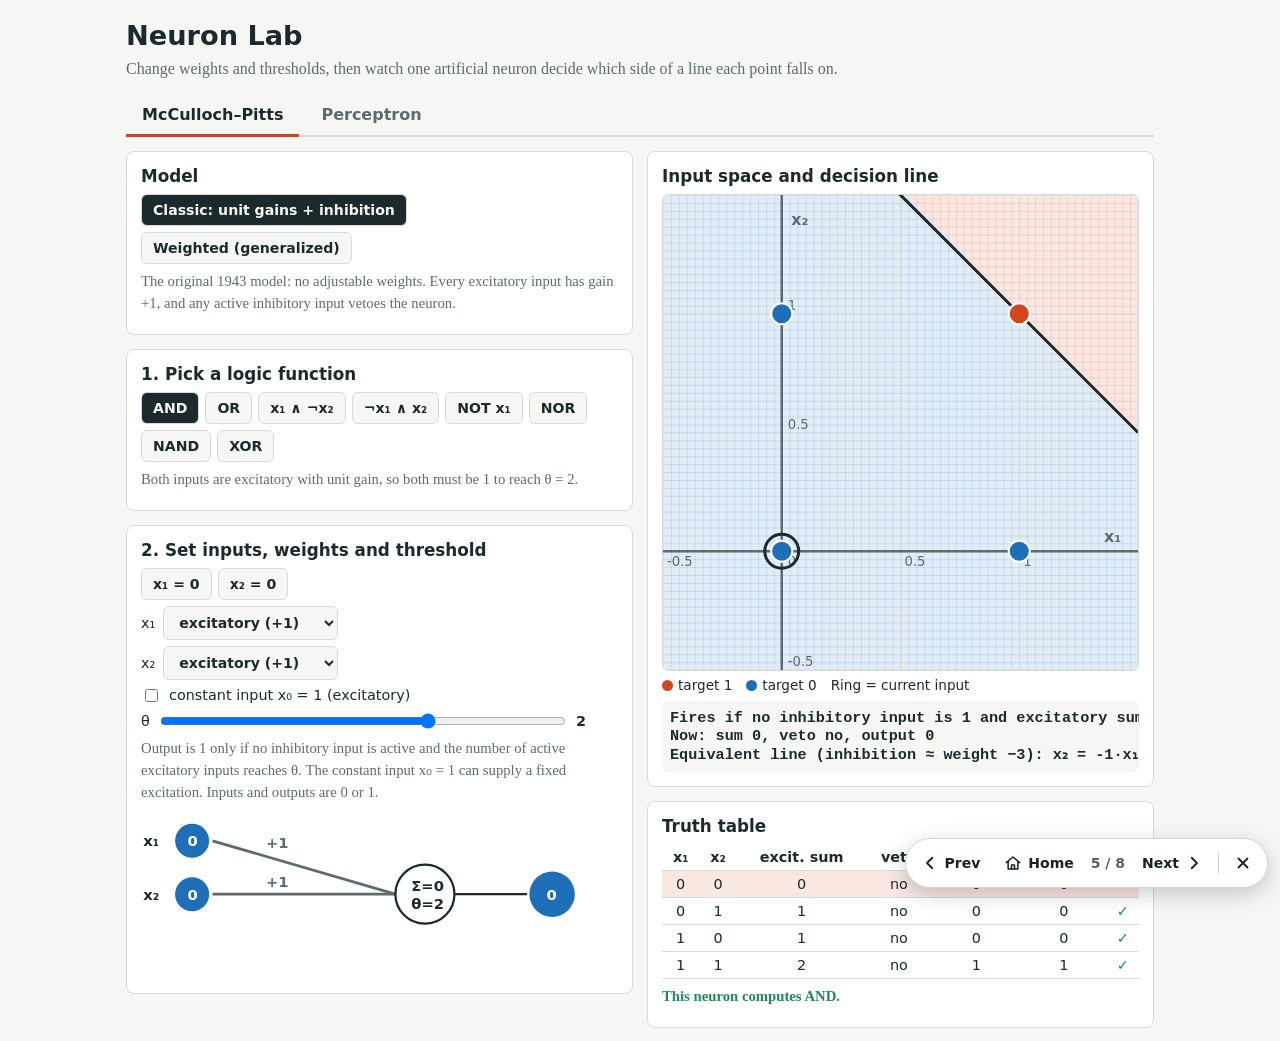
<file: labs/neuron-lab.html>
<!DOCTYPE html>
<html lang="en"><head><meta charset="utf-8">
<meta name="viewport" content="width=device-width, initial-scale=1, viewport-fit=cover">
<title>Neuron Lab: McCulloch–Pitts and Perceptron</title>
<style>
:root{--bg:#f6f7f4;--panel:#fff;--ink:#1c2a2e;--mut:#5d6b6f;--line:#d5dbd8;--c1:#d2461f;--c0:#1f6fb8;--ok:#1f8a55;--bad:#c0262d;--r1:rgba(210,70,31,.13);--r0:rgba(31,111,184,.13);box-sizing:border-box;padding-top:env(safe-area-inset-top,0px);padding-bottom:env(safe-area-inset-bottom,0px)}
@media (prefers-color-scheme:dark){:root:not([data-theme="light"]){--bg:#121a1c;--panel:#1a2528;--ink:#e6eeee;--mut:#9bacaf;--line:#2f3f43;--c1:#ff7a52;--c0:#5aa8ee;--ok:#4cc88a;--bad:#ff6b72;--r1:rgba(255,122,82,.16);--r0:rgba(90,168,238,.16)}}
:root[data-theme="dark"]{--bg:#121a1c;--panel:#1a2528;--ink:#e6eeee;--mut:#9bacaf;--line:#2f3f43;--c1:#ff7a52;--c0:#5aa8ee;--ok:#4cc88a;--bad:#ff6b72;--r1:rgba(255,122,82,.16);--r0:rgba(90,168,238,.16)}
*{box-sizing:border-box}html{scroll-padding-top:env(safe-area-inset-top,0px)}
body{margin:0;background:var(--bg);color:var(--ink);font:16px/1.5 "Source Serif 4",Georgia,serif}
header,main{max-width:1060px;margin:0 auto;padding:0 16px}
h1{font:700 1.7rem/1.2 "Trebuchet MS",system-ui,sans-serif;margin:20px 0 4px}
.sub{color:var(--mut);margin:0 0 14px}
.tabs{display:flex;gap:6px;border-bottom:2px solid var(--line);margin-bottom:14px}
.tabs button{font:600 1rem system-ui,sans-serif;padding:10px 16px;border:0;background:none;color:var(--mut);cursor:pointer;border-bottom:3px solid transparent;margin-bottom:-2px}
.tabs button[aria-selected=true]{color:var(--ink);border-color:var(--c1)}
.grid{display:grid;grid-template-columns:minmax(0,1fr) minmax(0,1fr);gap:14px}
@media(max-width:760px){.grid{grid-template-columns:1fr}}
.card{background:var(--panel);border:1px solid var(--line);border-radius:8px;padding:14px;margin-bottom:14px}
h2{font:700 1.05rem system-ui,sans-serif;margin:0 0 8px}
p.note{color:var(--mut);font-size:.92rem;margin:6px 0}
label{font:500 .9rem system-ui,sans-serif;display:flex;align-items:center;gap:8px;margin:6px 0}
label span.v{min-width:42px;font-variant-numeric:tabular-nums;font-weight:700}
input[type=range]{flex:1;min-width:0}
button.b,select{font:600 .88rem system-ui,sans-serif;padding:7px 11px;border:1px solid var(--line);background:var(--bg);color:var(--ink);border-radius:6px;cursor:pointer}
button.b:hover{border-color:var(--c0)}button.b.on{background:var(--ink);color:var(--bg)}
button:focus-visible,input:focus-visible,select:focus-visible,canvas:focus-visible{outline:3px solid var(--c0);outline-offset:2px}
.row{display:flex;flex-wrap:wrap;gap:6px;margin:6px 0}
canvas{width:100%;aspect-ratio:1;display:block;border:1px solid var(--line);border-radius:6px;background:var(--panel);touch-action:manipulation;cursor:crosshair}
table{border-collapse:collapse;width:100%;font:.9rem system-ui,sans-serif}
td,th{padding:5px 6px;border-bottom:1px solid var(--line);text-align:center}
.ok{color:var(--ok);font-weight:700}.bad{color:var(--bad);font-weight:700}
.eq{font:600 .95rem ui-monospace,Menlo,monospace;background:var(--bg);padding:8px;border-radius:6px;overflow-x:auto;white-space:nowrap}
.legend{display:flex;gap:14px;font:.85rem system-ui,sans-serif;margin-top:6px;flex-wrap:wrap}
.dot{display:inline-block;width:11px;height:11px;border-radius:50%;margin-right:5px;vertical-align:-1px}
svg{width:100%;height:auto;display:block}svg text{fill:var(--ink);font:600 13px system-ui,sans-serif}
#log{font:.82rem ui-monospace,Menlo,monospace;max-height:130px;overflow:auto;color:var(--mut);margin-top:6px}
.hide{display:none}
</style></head><body>
<header><h1>Neuron Lab</h1>
<p class="sub">Change weights and thresholds, then watch one artificial neuron decide which side of a line each point falls on.</p>
<div class="tabs" role="tablist"><button role="tab" id="tm" aria-selected="true">McCulloch–Pitts</button><button role="tab" id="tp" aria-selected="false">Perceptron</button></div></header>
<main>
<!-- MP -->
<section id="mp"><div class="grid"><div>
<div class="card"><h2>Model</h2><div class="row"><button class="b on" id="mdc">Classic: unit gains + inhibition</button><button class="b" id="mdw">Weighted (generalized)</button></div><p class="note" id="mdnote"></p></div>
<div class="card"><h2>1. Pick a logic function</h2><div class="row" id="mpg"></div>
<p class="note" id="mpnote"></p></div>
<div class="card"><h2>2. Set inputs, weights and threshold</h2>
<div class="row"><button class="b" id="x1">x₁ = 0</button><button class="b" id="x2">x₂ = 0</button></div>
<div id="cctl"><label>x₁ <select id="ct1"><option value="1">excitatory (+1)</option><option value="-1">inhibitory (veto)</option><option value="0">not connected</option></select></label>
<label>x₂ <select id="ct2"><option value="1">excitatory (+1)</option><option value="-1">inhibitory (veto)</option><option value="0">not connected</option></select></label>
<label><input type="checkbox" id="cb0"> constant input x₀ = 1 (excitatory)</label>
<label>θ <input type="range" id="cth" min="0" max="3" step="1" value="2"><span class="v" id="cthv"></span></label></div>
<div id="wctl"><label>w₁ <input type="range" id="mw1" min="-3" max="3" step="1" value="1"><span class="v" id="mw1v"></span></label>
<label>w₂ <input type="range" id="mw2" min="-3" max="3" step="1" value="1"><span class="v" id="mw2v"></span></label>
<label>θ <input type="range" id="mth" min="-3" max="4" step="1" value="2"><span class="v" id="mthv"></span></label>
</div><p class="note" id="mrule"></p>
<svg viewBox="0 0 420 150" id="mpsvg" aria-label="Neuron diagram"></svg></div></div>
<div>
<div class="card"><h2>Input space and decision line</h2><canvas id="mc" width="500" height="500" aria-label="McCulloch–Pitts decision boundary"></canvas>
<div class="legend"><span><i class="dot" style="background:var(--c1)"></i>target 1</span><span><i class="dot" style="background:var(--c0)"></i>target 0</span><span>Ring = current input</span></div>
<div class="eq" id="meq" style="margin-top:8px"></div></div>
<div class="card"><h2>Truth table</h2><table id="mt"></table><p class="note" id="mverdict"></p></div>
</div></div></section>

<!-- Perceptron -->
<section id="pp" class="hide"><div class="grid"><div>
<div class="card"><h2>1. Choose a data set</h2><div class="row" id="pg"></div>
<div class="row"><button class="b" id="prand">Random separable set</button><button class="b" id="pclear">Clear points</button></div>
<p class="note">Click the plot to add a point of the class selected below. Click an existing point to remove it.</p>
<div class="row"><button class="b on" id="cls1">Add class 1</button><button class="b" id="cls0">Add class 0</button></div></div>
<div class="card"><h2>2. Train the perceptron</h2>
<label>η <input type="range" id="lr" min="0.05" max="1" step="0.05" value="0.3"><span class="v" id="lrv"></span></label>
<label>w₁ <input type="range" id="pw1" min="-3" max="3" step="0.1" value="0"><span class="v" id="pw1v"></span></label>
<label>w₂ <input type="range" id="pw2" min="-3" max="3" step="0.1" value="0"><span class="v" id="pw2v"></span></label>
<label>b <input type="range" id="pb" min="-3" max="3" step="0.1" value="0"><span class="v" id="pbv"></span></label>
<div class="row"><button class="b" id="pstep">Step (1 point)</button><button class="b" id="pepoch">Run 1 epoch</button><button class="b" id="pauto">Auto-train</button><button class="b" id="preset">Reset weights</button></div>
<div id="log" aria-live="polite"></div></div></div>
<div>
<div class="card"><h2>Data, classes and decision boundary</h2><canvas id="pc" width="500" height="500" tabindex="0" aria-label="Perceptron data and decision boundary"></canvas>
<div class="legend"><span><i class="dot" style="background:var(--c1)"></i>class 1</span><span><i class="dot" style="background:var(--c0)"></i>class 0</span><span>Ring = next point to train on</span></div>
<div class="eq" id="peq" style="margin-top:8px"></div></div>
<div class="card"><h2>Status</h2><p id="pstat" style="margin:0"></p>
<p class="note">Update rule: when the output y differs from the target t, w ← w + η(t − y)x and b ← b + η(t − y).</p></div>
</div></div></section>
</main>
<script>
const $=id=>document.getElementById(id);
const css=n=>getComputedStyle(document.documentElement).getPropertyValue(n).trim();
const LO=-.5,HI=1.5;
const fmt=(n,d=2)=>(Math.round(n*100)/100).toFixed(d).replace(/\.?0+$/,'')||'0';
const IN=[[0,0],[0,1],[1,0],[1,1]];
/* ---- shared plot ---- */
function lineEq(w1,w2,b){
 if(Math.abs(w2)>1e-6){const m=-w1/w2,c=-b/w2,sg=v=>v<0?' − '+fmt(-v):' + '+fmt(v);
  const body=Math.abs(m)<1e-6?fmt(c):fmt(m)+'·x₁'+(Math.abs(c)<1e-6?'':sg(c));
  return 'x₂ = '+body+'   (output 1 '+(w2>0?'above':'below')+' the line)'}
 if(Math.abs(w1)>1e-6)return 'x₁ = '+fmt(-b/w1)+'   (vertical line; output 1 '+(w1>0?'right':'left')+' of it)';
 return 'No line yet: w₁ = w₂ = 0'}
function plot(cv,f,pts,w1,w2,b,ring,ringIdx){
 const s=cv.clientWidth*(devicePixelRatio||1);if(cv.width!==Math.round(s)){cv.width=cv.height=Math.round(s)}
 const c=cv.getContext('2d'),S=cv.width,u=v=>(v-LO)/(HI-LO)*S,uy=v=>S-u(v);
 c.clearRect(0,0,S,S);const g=Math.max(6,S/60);
 for(let i=0;i<S;i+=g)for(let j=0;j<S;j+=g){const x=LO+(i+g/2)/S*(HI-LO),y=LO+(S-j-g/2)/S*(HI-LO);
  c.fillStyle=f(x,y)?css('--r1'):css('--r0');c.fillRect(i,j,g+1,g+1)}
 c.font=(S/36)+'px system-ui';c.lineWidth=1;
 for(const t of[-.5,0,.5,1,1.5]){c.strokeStyle=css('--line');c.beginPath();c.moveTo(u(t),0);c.lineTo(u(t),S);c.moveTo(0,uy(t));c.lineTo(S,uy(t));c.stroke()}
 c.strokeStyle=css('--mut');c.lineWidth=2.5;c.beginPath();c.moveTo(0,uy(0));c.lineTo(S,uy(0));c.moveTo(u(0),0);c.lineTo(u(0),S);c.stroke();
 c.fillStyle=css('--mut');
 for(const t of[-.5,.5,1]){c.fillText(t,u(t)+4,uy(0)+S/32);c.fillText(t,u(0)+6,uy(t)-4)}
 c.fillText('0',u(0)+6,uy(0)+S/32);
 c.font='bold '+(S/30)+'px system-ui';c.fillText('x₁',S-S/14,uy(0)-S/50);c.fillText('x₂',u(0)+S/50,S/16);
 c.strokeStyle=css('--ink');c.lineWidth=3;c.beginPath();
 if(Math.abs(w2)>1e-6){c.moveTo(u(LO),uy((-b-w1*LO)/w2));c.lineTo(u(HI),uy((-b-w1*HI)/w2))}
 else if(Math.abs(w1)>1e-6){const x=-b/w1;c.moveTo(u(x),0);c.lineTo(u(x),S)}c.stroke();
 pts.forEach((p,i)=>{c.beginPath();c.arc(u(p.x),uy(p.y),S/45,0,7);c.fillStyle=p.t?css('--c1'):css('--c0');c.fill();c.lineWidth=2;c.strokeStyle=css('--panel');c.stroke();
  if(ring(p,i)){c.beginPath();c.arc(u(p.x),uy(p.y),S/28,0,7);c.strokeStyle=css('--ink');c.lineWidth=3;c.stroke()}});
}
function toData(cv,e){const r=cv.getBoundingClientRect();return[LO+(e.clientX-r.left)/r.width*(HI-LO),LO+(1-(e.clientY-r.top)/r.height)*(HI-LO)]}
/* ---- McCulloch-Pitts ---- */
const GATES={AND:{t:[0,0,0,1],p:[1,1,2],n:'Fires only when both inputs are 1. Weights 1, 1 with threshold 2.'},
OR:{t:[0,1,1,1],p:[1,1,1],n:'Fires when at least one input is 1. Threshold 1 is easy to reach.'},
NAND:{t:[1,1,1,0],p:[-1,-1,-1],n:'Negative (inhibitory) weights flip the logic of AND.'},
NOR:{t:[1,0,0,0],p:[-1,-1,0],n:'Fires only when both inputs are 0.'},
'NOT x₁':{t:[1,1,0,0],p:[-1,0,0],n:'An inhibitory weight on x₁ inverts it; x₂ is ignored (weight 0).'},
XOR:{t:[0,1,1,0],p:[1,1,1],n:'No weights or threshold work: the classes cannot be split by one straight line. Try it, then see the Perceptron tab.'}};
let mg='AND',X=[0,0],mode='c';
const M={w:[1,1],th:2};
const C={t:[1,1],b:0,th:2},K=3;
function cApply(){M.w=C.t.map(t=>t==1?1:t==-1?-K:0);M.th=C.th-C.b}
const GC={AND:{t:[0,0,0,1],p:[1,1,0,2],n:'Both inputs are excitatory with unit gain, so both must be 1 to reach θ = 2.'},
OR:{t:[0,1,1,1],p:[1,1,0,1],n:'Either excitatory input alone reaches θ = 1.'},
'x₁ ∧ ¬x₂':{t:[0,0,1,0],p:[1,-1,0,1],n:'x₂ is inhibitory: whenever x₂ = 1 the neuron is vetoed, whatever x₁ is.'},
'¬x₁ ∧ x₂':{t:[0,1,0,0],p:[-1,1,0,1],n:'The same idea with the roles swapped: x₁ is the inhibitory input.'},
'NOT x₁':{t:[1,1,0,0],p:[-1,0,1,1],n:'The constant input x₀ = 1 excites the neuron and an active x₁ vetoes it. x₂ is not connected.'},
NOR:{t:[1,0,0,0],p:[-1,-1,1,1],n:'x₀ keeps the neuron firing unless x₁ or x₂ vetoes it.'},
NAND:{t:[1,1,1,0],p:[0,0,1,1],imp:1,n:'Impossible with one classic neuron: an inhibitory input vetoes on its own, so it would also silence (1,0) and (0,1). It takes two layers: NOT applied to the output of an AND neuron. (The weighted model can do it with negative weights.)'},
XOR:{t:[0,1,1,0],p:[1,1,0,1],imp:1,n:'Impossible with one neuron. Two layers work: (x₁ ∧ ¬x₂) ∨ (¬x₁ ∧ x₂).'}};
const G=()=>mode=='c'?GC:GATES;
function ev(a,b){if(mode=='c'){const ex=(C.t[0]==1?a:0)+(C.t[1]==1?b:0)+C.b,v=(C.t[0]==-1&&a)||(C.t[1]==-1&&b)?1:0;return{sm:ex,v,ou:!v&&ex>=C.th?1:0}}const sm=M.w[0]*a+M.w[1]*b;return{sm,v:null,ou:sm>=M.th?1:0}}
function cSvg(E,o,col){const ys=[28,75,122],ly=[34,69,124],xs=[X[0],X[1],1],ty=[C.t[0],C.t[1],C.b?1:0],nm=['x₁','x₂','x₀'];let s='';
 ys.forEach((y,i)=>{const t=ty[i];if(i==2&&!t)return;const bad=t==-1;
  s+=`<line x1="63" y1="${y}" x2="224" y2="75" stroke="${bad?'var(--bad)':'var(--mut)'}" stroke-width="2.5" stroke-dasharray="${t==0?'4 4':bad?'6 3':''}"/>`;
  if(bad)s+=`<circle cx="224" cy="75" r="5" fill="var(--panel)" stroke="var(--bad)" stroke-width="2"/>`;
  s+=`<text x="110" y="${ly[i]}" style="fill:${bad?'var(--bad)':'var(--mut)'}">${t==1?'+1':bad?'inhibit':'off'}</text>`;
  s+=`<text x="2" y="${y+5}">${nm[i]}</text><circle cx="45" cy="${y}" r="15" fill="${col(xs[i])}"/><text x="41" y="${y+5}" style="fill:#fff">${xs[i]}</text>`});
 s+=`<circle cx="250" cy="75" r="26" fill="var(--panel)" stroke="var(--ink)" stroke-width="2"/><text x="238" y="72">Σ=${E.sm}</text><text x="238" y="88">θ=${C.th}</text>`;
 if(E.v)s+=`<text x="236" y="118" style="fill:var(--bad)">veto!</text>`;
 return s+`<line x1="276" y1="75" x2="340" y2="75" stroke="var(--ink)" stroke-width="2"/><circle cx="362" cy="75" r="20" fill="${col(o)}"/><text x="357" y="80" style="fill:#fff">${o}</text>`}
function mpf(a,b){return M.w[0]*a+M.w[1]*b>=M.th?1:0}
function mpDraw(){
 $('mw1v').textContent=M.w[0];$('mw2v').textContent=M.w[1];$('mthv').textContent=M.th;$('cthv').textContent=C.th;
 $('x1').textContent='x₁ = '+X[0];$('x2').textContent='x₂ = '+X[1];
 const T=G()[mg].t,pts=IN.map((p,i)=>({x:p[0],y:p[1],t:T[i]}));
 plot($('mc'),(x,y)=>mpf2(x,y),pts,M.w[0],M.w[1],-M.th,p=>p.x==X[0]&&p.y==X[1]);
 const E=ev(X[0],X[1]),s=E.sm,o=E.ou;
 $('meq').textContent=`${M.w[0]}·x₁ + ${M.w[1]}·x₂ = ${fmt(M.w[0]*0+0)}`.replace(/=.*/,`≥ ${M.th}`);
 let h='<tr><th>x₁</th><th>x₂</th>'+(mode=='c'?'<th>excit. sum</th><th>veto</th>':'<th>sum</th>')+'<th>output</th><th>target</th><th></th></tr>',all=1;
 IN.forEach((p,i)=>{const e=ev(p[0],p[1]),ou=e.ou,ok=ou==T[i];all&=ok;
  h+=`<tr${p[0]==X[0]&&p[1]==X[1]?' style="background:var(--r1)"':''}><td>${p[0]}</td><td>${p[1]}</td><td>${e.sm}</td>${mode=='c'?`<td>${e.v?'yes':'no'}</td>`:''}<td>${ou}</td><td>${T[i]}</td><td class="${ok?'ok':'bad'}">${ok?'✓':'✗'}</td></tr>`});
 $('mt').innerHTML=h;
 $('mverdict').innerHTML=all?`<b class="ok">This neuron computes ${mg}.</b>`:(mg=='XOR'||G()[mg].imp?'Not all rows match, and no setting of one neuron can fix that: a single line cannot separate these classes. A two-layer network can.':'Some rows do not match yet. Change the input roles or the threshold.');
 $('meq').innerHTML=`${M.w[0]}·x₁ + ${M.w[1]}·x₂ ≥ ${M.th}   (sum now ${s}, output ${o})<br>Boundary: ${lineEq(M.w[0],M.w[1],-M.th)}`;
 if(mode=='c')$('meq').innerHTML=`Fires if no inhibitory input is 1 and excitatory sum ≥ ${C.th}<br>Now: sum ${s}, veto ${E.v?'yes':'no'}, output ${o}<br>Equivalent line (inhibition ≈ weight −${K}): ${lineEq(M.w[0],M.w[1],-M.th)}`;
 const col=v=>v?'var(--c1)':'var(--c0)';
 $('mpsvg').innerHTML=mode=='c'?cSvg(E,o,col):`<line x1="60" y1="35" x2="230" y2="75" stroke="var(--mut)" stroke-width="${1+Math.abs(M.w[0])}"/><line x1="60" y1="115" x2="230" y2="75" stroke="var(--mut)" stroke-width="${1+Math.abs(M.w[1])}"/>
 <circle cx="45" cy="35" r="18" fill="${col(X[0])}"/><circle cx="45" cy="115" r="18" fill="${col(X[1])}"/>
 <text x="39" y="40" fill="#fff" style="fill:#fff">${X[0]}</text><text x="39" y="120" style="fill:#fff">${X[1]}</text>
 <text x="110" y="42">w₁=${M.w[0]}</text><text x="110" y="122">w₂=${M.w[1]}</text>
 <circle cx="250" cy="75" r="26" fill="var(--panel)" stroke="var(--ink)" stroke-width="2"/><text x="238" y="72">Σ=${s}</text><text x="238" y="88">θ=${M.th}</text>
 <line x1="276" y1="75" x2="340" y2="75" stroke="var(--ink)" stroke-width="2"/><circle cx="362" cy="75" r="20" fill="${col(o)}"/><text x="357" y="80" style="fill:#fff">${o}</text>`;
}
function mpf2(x,y){return M.w[0]*x+M.w[1]*y>=M.th}
function mpSet(n){mg=n;const g=G()[n];
 if(mode=='c'){C.t=[g.p[0],g.p[1]];C.b=g.p[2];C.th=g.p[3];cApply();$('ct1').value=C.t[0];$('ct2').value=C.t[1];$('cb0').checked=!!C.b;$('cth').value=C.th}
 else{[M.w[0],M.w[1],M.th]=g.p;$('mw1').value=M.w[0];$('mw2').value=M.w[1];$('mth').value=M.th}
 $('mpnote').textContent=g.n;[...$('mpg').children].forEach(b=>b.classList.toggle('on',b.textContent==n));mpDraw()}
function buildGates(){$('mpg').innerHTML='';Object.keys(G()).forEach(n=>{const b=document.createElement('button');b.className='b';b.textContent=n;b.onclick=()=>mpSet(n);$('mpg').appendChild(b)})}
function setMode(m){mode=m;$('mdc').classList.toggle('on',m=='c');$('mdw').classList.toggle('on',m=='w');$('cctl').classList.toggle('hide',m!='c');$('wctl').classList.toggle('hide',m=='c');
 $('mdnote').textContent=m=='c'?'The original 1943 model: no adjustable weights. Every excitatory input has gain +1, and any active inhibitory input vetoes the neuron.':'A generalization: each input gets its own integer weight, and negative weights act as soft inhibition.';
 $('mrule').textContent=m=='c'?'Output is 1 only if no inhibitory input is active and the number of active excitatory inputs reaches θ. The constant input x₀ = 1 can supply a fixed excitation. Inputs and outputs are 0 or 1.':'The neuron fires (outputs 1) when w₁x₁ + w₂x₂ ≥ θ. Inputs and outputs are 0 or 1.';
 buildGates();mpSet('AND')}
['ct1','ct2'].forEach((id,i)=>$(id).onchange=e=>{C.t[i]=+e.target.value;cApply();mpDraw()});
$('cb0').onchange=e=>{C.b=e.target.checked?1:0;cApply();mpDraw()};$('cth').oninput=e=>{C.th=+e.target.value;cApply();mpDraw()};
$('mdc').onclick=()=>setMode('c');$('mdw').onclick=()=>setMode('w');
[['mw1',0],['mw2',1]].forEach(([id,i])=>$(id).oninput=e=>{M.w[i]=+e.target.value;mpDraw()});
$('mth').oninput=e=>{M.th=+e.target.value;mpDraw()};
$('x1').onclick=()=>{X[0]^=1;mpDraw()};$('x2').onclick=()=>{X[1]^=1;mpDraw()};
/* ---- Perceptron ---- */
const P={w:[0,0],b:0,pts:[],i:0,epoch:0,cls:1,timer:null,lr:.3};
const DS={AND:[0,0,0,1],OR:[0,1,1,1],NAND:[1,1,1,0],NOR:[1,0,0,0],XOR:[0,1,1,0]};
const pf=(x,y)=>P.w[0]*x+P.w[1]*y+P.b>=0;
function stopAuto(){clearInterval(P.timer);P.timer=null;$('pauto').textContent='Auto-train'}
function pLoad(n){stopAuto();P.pts=IN.map((p,i)=>({x:p[0],y:p[1],t:DS[n][i]}));pReset(n)}
function pReset(msg){stopAuto();P.w=[0,0];P.b=0;P.i=0;P.epoch=0;$('log').textContent=msg&&DS[msg]?(msg=='XOR'?'XOR is not linearly separable: training will never reach 0 errors.':''):'';sync()}
function errors(){return P.pts.filter(p=>(pf(p.x,p.y)?1:0)!=p.t).length}
function learn(p){const y=pf(p.x,p.y)?1:0,e=p.t-y;if(e){P.w[0]+=P.lr*e*p.x;P.w[1]+=P.lr*e*p.y;P.b+=P.lr*e}return e}
function logl(s){const l=$('log');l.textContent=s+'\n'+l.textContent.split('\n').slice(0,40).join('\n')}
function sync(){
 ['1','2'].forEach((k,i)=>{$('pw'+k).value=P.w[i];$('pw'+k+'v').textContent=fmt(P.w[i])});$('pb').value=P.b;$('pbv').textContent=fmt(P.b);$('lrv').textContent=fmt(P.lr);
 plot($('pc'),pf,P.pts,P.w[0],P.w[1],P.b,(p,i)=>i==P.i%Math.max(1,P.pts.length));
 $('peq').innerHTML=`${fmt(P.w[0])}·x₁ + ${fmt(P.w[1])}·x₂ + ${fmt(P.b)} = 0<br>Boundary: ${lineEq(P.w[0],P.w[1],P.b)}`;
 const e=errors(),n=P.pts.length;
 $('pstat').innerHTML=`Epoch ${P.epoch}. Misclassified: <b class="${e?'bad':'ok'}">${e} of ${n}</b>.`+(n&&!e?' <b class="ok">All points are on the correct side.</b>':'');
}
function step(){if(!P.pts.length)return;const k=P.i%P.pts.length,p=P.pts[k],e=learn(p);
 logl(`point (${fmt(p.x)}, ${fmt(p.y)}) target ${p.t}: ${e?(e>0?'output 0, weights increased':'output 1, weights decreased'):'correct, no change'}`);
 P.i=(k+1)%P.pts.length;if(P.i==0)P.epoch++;sync()}
function epoch(){let ch=0;P.pts.forEach(p=>{if(learn(p))ch++});P.epoch++;P.i=0;logl(`epoch ${P.epoch}: ${ch} updates, ${errors()} errors left`);sync();return ch}
$('pstep').onclick=step;$('pepoch').onclick=epoch;$('preset').onclick=()=>pReset();
$('pauto').onclick=()=>{if(P.timer)return stopAuto();$('pauto').textContent='Stop';
 P.timer=setInterval(()=>{if(!P.pts.length||epoch()==0||P.epoch>=100){stopAuto();logl(errors()?'Stopped after 100 epochs without converging.':'Converged: an epoch with no updates.')}},350)};
[['pw1',0],['pw2',1]].forEach(([id,i])=>$(id).oninput=e=>{P.w[i]=+e.target.value;sync()});
$('pb').oninput=e=>{P.b=+e.target.value;sync()};$('lr').oninput=e=>{P.lr=+e.target.value;sync()};
$('cls1').onclick=()=>setCls(1);$('cls0').onclick=()=>setCls(0);
function setCls(c){P.cls=c;$('cls1').classList.toggle('on',c==1);$('cls0').classList.toggle('on',c==0)}
$('pc').onclick=e=>{const[x,y]=toData($('pc'),e),k=P.pts.findIndex(p=>Math.hypot(p.x-x,p.y-y)<.07);
 if(k>=0)P.pts.splice(k,1);else P.pts.push({x:+x.toFixed(2),y:+y.toFixed(2),t:P.cls});sync()};
$('pclear').onclick=()=>{stopAuto();P.pts=[];P.i=0;P.epoch=0;sync()};
$('prand').onclick=()=>{stopAuto();const a=Math.random()*6.28,nx=Math.cos(a),ny=Math.sin(a),c=.5+(Math.random()-.5)*.3;P.pts=[];
 while(P.pts.length<14){const x=Math.random()*1.8-.4,y=Math.random()*1.8-.4,d=nx*(x-c)+ny*(y-c);if(Math.abs(d)>.15)P.pts.push({x:+x.toFixed(2),y:+y.toFixed(2),t:d>0?1:0})}
 pReset();};
Object.keys(DS).forEach(n=>{const b=document.createElement('button');b.className='b';b.textContent=n;b.onclick=()=>pLoad(n);$('pg').appendChild(b)});
/* ---- tabs ---- */
function tab(m){$('mp').classList.toggle('hide',!m);$('pp').classList.toggle('hide',m);$('tm').setAttribute('aria-selected',m);$('tp').setAttribute('aria-selected',!m);m?mpDraw():sync()}
$('tm').onclick=()=>tab(true);$('tp').onclick=()=>tab(false);
addEventListener('resize',()=>{$('mp').classList.contains('hide')?sync():mpDraw()});
matchMedia('(prefers-color-scheme:dark)').onchange=()=>tab(!$('mp').classList.contains('hide'));
$('lr').value=P.lr;setMode('c');pLoad('AND');
</script><script src="../assets/labs.js"></script>
<script src="../assets/lab-nav.js"></script>
</body></html>
</file>
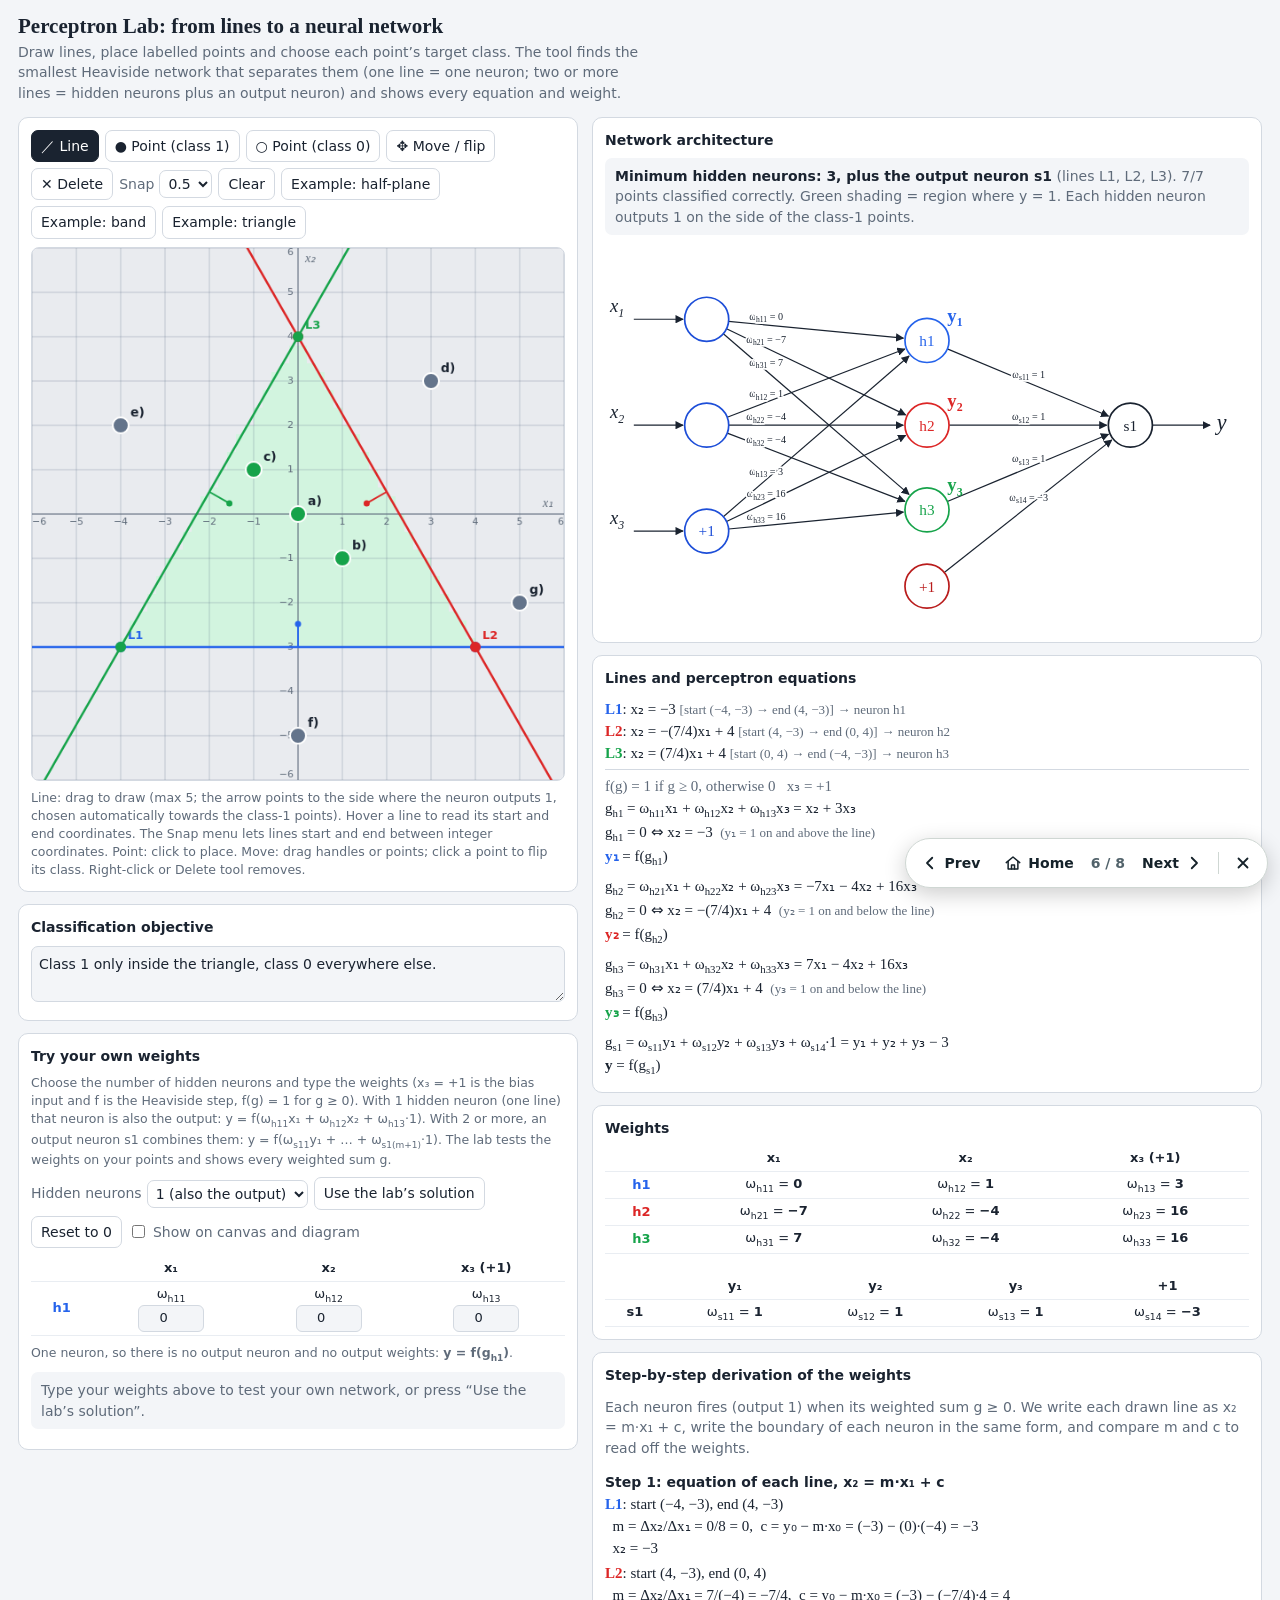
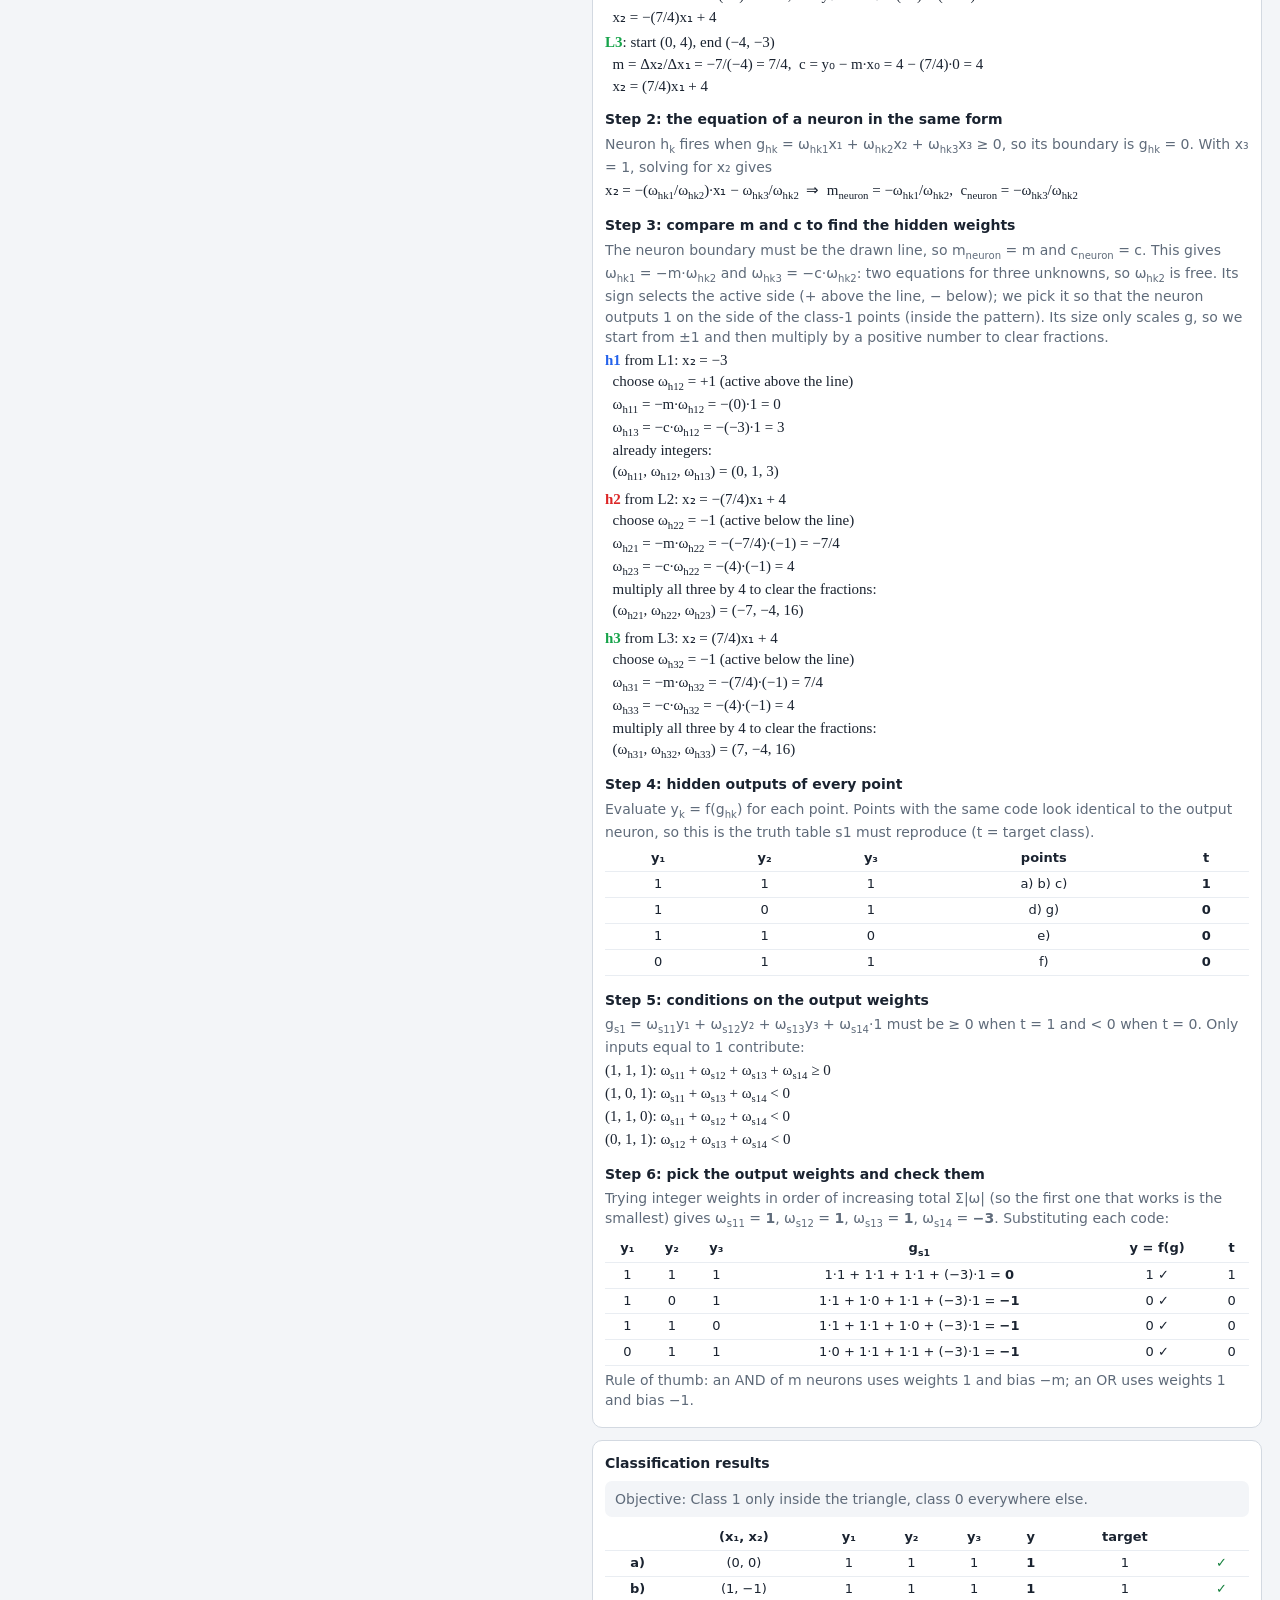
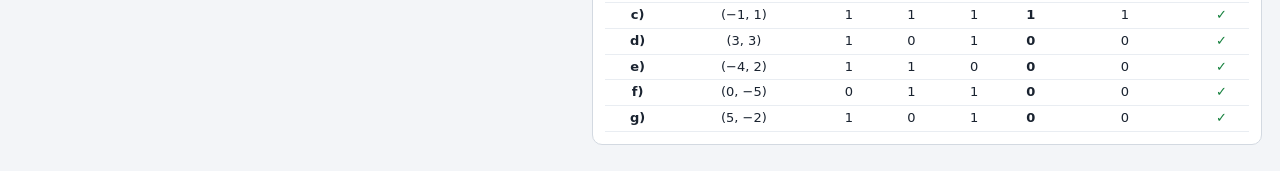
<file: labs/perceptron-lab.html>
<!DOCTYPE html><html lang="en"><head><meta charset="utf-8"><meta name="viewport" content="width=device-width, initial-scale=1, viewport-fit=cover"><title>Perceptron Lab: from lines to a neural network</title><link rel="icon" href="data:image/svg+xml,<svg xmlns=%22http://www.w3.org/2000/svg%22 viewBox=%220 0 100 100%22><text y=%22.9em%22 font-size=%2290%22>🧠</text></svg>">
<style>
:root{--bg:#f3f5f8;--card:#fff;--ink:#1a2330;--mut:#5f6b7a;--line:#d3d9e1;--grid:#e9edf2;--pos:rgba(34,197,94,.2);--neg:rgba(100,116,139,.14);--ok:#15803d;--bad:#dc2626;--gl:rgba(100,116,139,.35);box-sizing:border-box;padding-top:env(safe-area-inset-top,0px);padding-bottom:env(safe-area-inset-bottom,0px)}
@media(prefers-color-scheme:dark){:root:not([data-theme="light"]){--bg:#0f1318;--card:#181e26;--ink:#e6ebf2;--mut:#93a0b1;--line:#2d3744;--grid:#232c37;--pos:rgba(34,197,94,.22);--neg:rgba(148,163,184,.12);--ok:#4ade80;--bad:#f87171}}
:root[data-theme="dark"]{--bg:#0f1318;--card:#181e26;--ink:#e6ebf2;--mut:#93a0b1;--line:#2d3744;--grid:#232c37;--pos:rgba(34,197,94,.22);--neg:rgba(148,163,184,.12);--ok:#4ade80;--bad:#f87171}
html{scroll-padding-top:env(safe-area-inset-top,0px)}*{box-sizing:border-box}
body{margin:0;background:var(--bg);color:var(--ink);font:14px/1.45 system-ui,-apple-system,"Segoe UI",sans-serif}
header{padding:14px 18px 0}h1{font:600 21px Georgia,serif;margin:0}header p{margin:3px 0 0;color:var(--mut);max-width:70ch}
main{display:grid;grid-template-columns:minmax(0,560px) minmax(0,1fr);gap:14px;padding:14px 18px;align-items:start}
@media(max-width:900px){main{grid-template-columns:minmax(0,1fr)}}
.card{background:var(--card);border:1px solid var(--line);border-radius:10px;padding:12px;margin-bottom:12px;min-width:0}
h2{font-size:14px;margin:0 0 8px;font-weight:600}
.bar{display:flex;flex-wrap:wrap;gap:6px;margin-bottom:8px}
button{font:inherit;border:1px solid var(--line);background:var(--card);color:var(--ink);border-radius:7px;padding:5px 9px;cursor:pointer}button.on{background:var(--ink);color:var(--card);border-color:var(--ink)}button:focus-visible,textarea:focus-visible{outline:2px solid #2563eb;outline-offset:1px}
canvas{width:100%;aspect-ratio:1;display:block;border:1px solid var(--line);border-radius:8px;touch-action:none;background:var(--card);cursor:crosshair}
.hint{color:var(--mut);font-size:12.5px;margin:8px 0 0}
textarea{width:100%;font:inherit;background:var(--bg);color:var(--ink);border:1px solid var(--line);border-radius:7px;padding:7px;resize:vertical}
svg text{fill:var(--ink);font-family:Georgia,"Times New Roman",serif}svg .w{font-size:12px;paint-order:stroke;stroke:var(--card);stroke-width:4px;stroke-linejoin:round}
.sc{overflow-x:auto}table{border-collapse:collapse;width:100%;font-size:13px}td,th{padding:3px 6px;border-bottom:1px solid var(--grid);text-align:center;white-space:nowrap}
.eq{font:15px Cambria,Georgia,serif;margin:4px 0;white-space:nowrap}.msg{padding:8px 10px;border-radius:7px;background:var(--bg);color:var(--mut);margin-bottom:8px}
.st{margin:14px 0 4px;font-weight:600}select{font:inherit;background:var(--card);color:var(--ink);border:1px solid var(--line);border-radius:7px;padding:4px}.bar label{display:flex;align-items:center;gap:5px;color:var(--mut)}input[type=number]{width:66px;font:inherit;background:var(--bg);color:var(--ink);border:1px solid var(--line);border-radius:6px;padding:3px 4px;text-align:center}.pr{color:var(--mut);margin:4px 0}.ok{color:var(--ok);font-weight:600}.bad{color:var(--bad);font-weight:600}sub{font-size:.72em}
</style></head><body>
<header><h1>Perceptron Lab: from lines to a neural network</h1><p>Draw lines, place labelled points and choose each point’s target class. The tool finds the smallest Heaviside network that separates them (one line = one neuron; two or more lines = hidden neurons plus an output neuron) and shows every equation and weight.</p></header>
<main><section>
<div class="card"><div class="bar" id="tools"></div><canvas id="cv" width="600" height="600" aria-label="Drawing area"></canvas>
<p class="hint">Line: drag to draw (max 5; the arrow points to the side where the neuron outputs 1, chosen automatically towards the class-1 points). Hover a line to read its start and end coordinates. The Snap menu lets lines start and end between integer coordinates. Point: click to place. Move: drag handles or points; click a point to flip its class. Right-click or Delete tool removes.</p></div>
<div class="card"><h2>Classification objective</h2><textarea id="obj" rows="2" placeholder="Describe what the network should do, e.g. “Class 1 only inside the triangle, class 0 everywhere else.”"></textarea></div>
<div class="card"><h2>Try your own weights</h2><p class="hint" style="margin:0 0 8px">Choose the number of hidden neurons and type the weights (x₃ = +1 is the bias input and f is the Heaviside step, f(g) = 1 for g ≥ 0). With 1 hidden neuron (one line) that neuron is also the output: y = f(ω<sub>h11</sub>x₁ + ω<sub>h12</sub>x₂ + ω<sub>h13</sub>·1). With 2 or more, an output neuron s1 combines them: y = f(ω<sub>s11</sub>y₁ + … + ω<sub>s1(m+1)</sub>·1). The lab tests the weights on your points and shows every weighted sum g.</p><div class="bar"><label>Hidden neurons <select id="um"></select></label><button id="ufill">Use the lab’s solution</button><button id="uzero">Reset to 0</button><label><input type="checkbox" id="ushow"> Show on canvas and diagram</label></div><div class="sc" id="uin"></div><div class="msg" id="uv" style="margin-top:8px"></div><div class="sc" id="ures"></div></div>
</section><section>
<div class="card"><h2>Network architecture</h2><div id="msg" class="msg"></div><svg id="net" viewBox="0 0 760 450" width="100%"></svg></div>
<div class="card"><h2>Lines and perceptron equations</h2><div class="sc" id="eqs"></div></div>
<div class="card"><h2>Weights</h2><div class="sc" id="wts"></div></div>
<div class="card"><h2>Step-by-step derivation of the weights</h2><div class="sc" id="der"></div></div>
<div class="card"><h2>Classification results</h2><div class="msg" id="goal"></div><div class="sc" id="res"></div></div>
</section></main>
<script>
const N=6,PX=600,U=PX/(2*N),LC=['#2563eb','#dc2626','#16a34a','#d97706','#9333ea'],$=id=>document.getElementById(id),cv=$('cv'),cx=cv.getContext('2d');
let L=[],P=[],tool='line',sol=null,drag=null,tip=null,stp=.5,UW={t:0,m:1,W:[[0,0,0],[0,0,0],[0,0,0],[0,0,0],[0,0,0]],S:[0,0,0,0,0],b:0,show:0};
const H=v=>v>=-1e-9?1:0,fmt=n=>(+n.toFixed(2)).toString().replace('-','−'),r1=v=>Math.round(v*10)/10,cl=v=>Math.max(-N,Math.min(N,v)),snap=v=>cl(r1(Math.round(v/stp)*stp));
const toPx=(x,y)=>[(x+N)*U,(N-y)*U],toW=(a,b)=>[a/U-N,N-b/U],lab=i=>String.fromCharCode(97+i)+')',sub=s=>'ω<sub>'+s+'</sub>',SB=['₁','₂','₃','₄','₅','₆'];
const gcd=(a,b)=>b?gcd(b,a%b):Math.abs(a);
function coef(l){const[X0,Y0,X1,Y1]=l.p.flat().map(v=>Math.round(v*10)),a=-(Y1-Y0),b=X1-X0,c=-(a*X0+b*Y0),g=gcd(gcd(10*a,10*b),c)||1;return[10*a/g,10*b/g,c/g].map(v=>v*(l.s||1)+0)}
function lin(w,v){let s='';w.forEach((c,i)=>{if(!c)return;const a=Math.abs(c),t=(a==1&&v[i]?'':fmt(a))+v[i];s+=s?(c<0?' − ':' + ')+t:(c<0?'−':'')+t});return s||'0'}
const combos=(n,k,s=0,a=[])=>k?Array.from({length:n-s},(_,i)=>i+s).flatMap(i=>combos(n,k-1,i+1,[...a,i])):[a];
function fit(E){const n=E[0][0].length+1,w=Array(n).fill(0),ok=()=>E.every(([c,t])=>H(w[n-1]+c.reduce((s,v,j)=>s+v*w[j],0))==t);
 const rec=(i,r)=>{if(i==n-1){for(const v of r?[r,-r]:[0]){w[i]=v;if(ok())return 1}return 0}
  for(let a=0;a<=r;a++)for(const v of a?[a,-a]:[0]){w[i]=v;if(rec(i+1,r-a))return 1}return 0};
 for(let B=0;B<=2*n+2;B++)if(rec(0,B))return[...w];return null}
function solve(){sol=null;orient();if(!L.length||!P.length)return;const C=L.map(coef);
 for(let i=0;i<L.length;i++)if(P.every(p=>H(C[i][0]*p.x+C[i][1]*p.y+C[i][2])==p.c))return sol={idx:[i],W:[C[i]],S:null,E:[]};
 for(let k=2;k<=L.length;k++)for(const idx of combos(L.length,k)){const m=new Map();let bad=0;
  P.forEach(p=>{const code=idx.map(i=>H(C[i][0]*p.x+C[i][1]*p.y+C[i][2])),key=code.join('');if(m.has(key)&&m.get(key)[1]!=p.c)bad=1;m.set(key,[code,p.c])});
  if(bad)continue;const S=fit([...m.values()]);if(S)return sol={idx,W:idx.map(i=>C[i]),S,E:[...m.values()]}}}
function net(x,y,M=sol){const h=M.W.map(w=>H(w[0]*x+w[1]*y+w[2]));return M.W.length==1?[h,h[0]]:[h,H(M.S[h.length]+h.reduce((s,v,i)=>s+v*M.S[i],0))]}
const css=n=>getComputedStyle(document.documentElement).getPropertyValue(n).trim();
function draw(){cx.clearRect(0,0,PX,PX);
 const M=UW.show?umodel():sol;
 if(M){const pos=css('--pos'),neg=css('--neg');for(let i=0;i<PX;i+=10)for(let j=0;j<PX;j+=10){const[x,y]=toW(i+5,j+5);cx.fillStyle=net(x,y,M)[1]?pos:neg;cx.fillRect(i,j,10,10)}}
 cx.strokeStyle=css('--gl');cx.lineWidth=1;cx.beginPath();for(let i=0;i<=2*N;i++){cx.moveTo(i*U,0);cx.lineTo(i*U,PX);cx.moveTo(0,i*U);cx.lineTo(PX,i*U)}cx.stroke();
 cx.strokeStyle=css('--mut');cx.beginPath();cx.moveTo(N*U,0);cx.lineTo(N*U,PX);cx.moveTo(0,N*U);cx.lineTo(PX,N*U);cx.stroke();
 cx.fillStyle=css('--mut');cx.font='italic 14px Georgia';cx.fillText('x₁',PX-24,N*U-8);cx.fillText('x₂',N*U+8,16);
 cx.font='11px system-ui';for(let i=-N;i<=N;i++){if(!i)continue;const q=(i+N)*U,o=N*U,t=String(i).replace('-','−');cx.textAlign=i==N?'right':i==-N?'left':'center';cx.textBaseline='top';cx.fillText(t,q,o+4);cx.textAlign='right';cx.textBaseline=i==N?'top':i==-N?'bottom':'middle';cx.fillText(t,o-5,(N-i)*U)}cx.textAlign='left';cx.textBaseline='alphabetic';
 L.forEach((l,i)=>{const used=!sol||sol.idx.includes(i),[a,b]=toPx(...l.p[0]),[c,d]=toPx(...l.p[1]),dx=c-a,dy=d-b,n=Math.hypot(dx,dy),co=coef(l);
  cx.strokeStyle=cx.fillStyle=LC[i];cx.lineWidth=(used?2.5:1.5)+(tip&&tip.li===i?2:0);cx.setLineDash(used?[]:[6,5]);cx.beginPath();cx.moveTo(a-dx/n*2000,b-dy/n*2000);cx.lineTo(a+dx/n*2000,b+dy/n*2000);cx.stroke();cx.setLineDash([]);
  const mx=(a+c)/2,my=(b+d)/2,nl=Math.hypot(co[0],co[1]),nx=co[0]/nl,ny=-co[1]/nl;cx.lineWidth=2;cx.beginPath();cx.moveTo(mx,my);cx.lineTo(mx+nx*26,my+ny*26);cx.stroke();
  cx.beginPath();cx.arc(mx+nx*26,my+ny*26,3.5,0,7);cx.fill();
  l.p.forEach((q,j)=>{const[u,v]=toPx(...q);cx.beginPath();cx.arc(u,v,6,0,7);cx.fill();if(tip&&tip.li===i){cx.font='11px system-ui';cx.fillText(j?'end':'start',u+9,v+16)}});cx.font='bold 13px system-ui';cx.fillText('L'+(i+1),a+8,b-9)});
 if(UW.show){ubounds(M);cx.fillStyle=css('--mut');cx.font='12px system-ui';cx.textBaseline='alphabetic';cx.fillText('Dashed lines and shading: your weights',8,16)}
 P.forEach((p,i)=>{const[a,b]=toPx(p.x,p.y);if(M&&net(p.x,p.y,M)[1]!=p.c){cx.strokeStyle=css('--bad');cx.lineWidth=2.5;cx.beginPath();cx.arc(a,b,14,0,7);cx.stroke()}
  cx.fillStyle=p.c?'#16a34a':'#64748b';cx.strokeStyle=css('--card');cx.lineWidth=2;cx.beginPath();cx.arc(a,b,9,0,7);cx.fill();cx.stroke();
  cx.fillStyle=css('--ink');cx.font='bold 14px system-ui';cx.fillText(lab(i),a+11,b-10)});if(tip)drawTip()}
function drawNet(){const keep=sol,svg=$('net');if(UW.show)sol=umodel();try{netSvg(svg);if(UW.show)svg.insertAdjacentHTML('beforeend','<text x="6" y="16" font-size="13" style="fill:var(--mut)">Diagram: your weights (the panels below show the lab’s solution)</text>')}finally{sol=keep}}
function netSvg(svg){if(!sol){svg.innerHTML='';return}
 const m=sol.idx.length,R=m>3?20:26,ix=120,hx=m==1?450:380,ox=620,ox1=m==1?hx:ox,iy=[90,215,340],oy=215,by=405,sp=[0,0,200,200,240,280][m],hy=k=>m==1?215:215-sp/2+k*sp/(m-1),F=n=>fmt(n);
 let s='<defs><marker id="ah" viewBox="0 0 10 10" refX="9" refY="5" markerWidth="7" markerHeight="7" orient="auto"><path d="M0 0L10 5L0 10z" fill="var(--ink)"/></marker></defs>';
 const E=(x1,y1,x2,y2,nm,v,t)=>{const dx=x2-x1,dy=y2-y1,l=Math.hypot(dx,dy),ux=dx/l,uy=dy/l;return`<line x1="${x1+ux*R}" y1="${y1+uy*R}" x2="${x2-ux*(R+2)}" y2="${y2-uy*(R+2)}" stroke="var(--ink)" stroke-width="1.4" marker-end="url(#ah)"/><text class="w" font-size="${m>3?11:13}" text-anchor="middle" x="${x1+dx*t}" y="${y1+dy*t-6}">ω<tspan dy="3" font-size="9">${nm}</tspan><tspan dy="-3"> = ${F(v)}</tspan></text>`};
 const C=(x,y,t,col)=>`<circle cx="${x}" cy="${y}" r="${R}" fill="var(--card)" stroke="${col}" stroke-width="2"/><text x="${x}" y="${y}" dy=".35em" text-anchor="middle" font-size="18" style="fill:${col}">${t}</text>`;
 for(let k=0;k<m;k++){for(let j=0;j<3;j++)s+=E(ix,iy[j],hx,hy(k),`h${k+1}${j+1}`,sol.W[k][j],m>3?(k%2?.4:.2):.27);if(m>1)s+=E(hx,hy(k),ox,oy,`s1${k+1}`,sol.S[k],.5)}
 if(m>1)s+=E(hx,by,ox,oy,`s1${m+1}`,sol.S[m],.5);
 iy.forEach((y,j)=>{s+=`<line x1="34" y1="${y}" x2="${ix-R-2}" y2="${y}" stroke="var(--ink)" stroke-width="1.4" marker-end="url(#ah)"/><text x="6" y="${y-8}" font-size="22" font-style="italic">x<tspan dy="5" font-size="14">${j+1}</tspan></text>`+C(ix,y,j==2?'+1':'','#1d4ed8')});
 for(let k=0;k<m;k++){const c=LC[sol.idx[k]];s+=C(hx,hy(k),'h'+(k+1),c)+(m==1?'':`<text x="${hx+R-2}" y="${hy(k)-R+4}" font-size="22" font-weight="bold" style="fill:${c}">y<tspan dy="5" font-size="14">${k+1}</tspan></text>`)}
 s+=(m>1?C(hx,by,'+1','#b91c1c')+C(ox,oy,'s1','var(--ink)'):'')+`<line x1="${ox1+R}" y1="${oy}" x2="${ox1+R+(m==1?150:68)}" y2="${oy}" stroke="var(--ink)" stroke-width="1.4" marker-end="url(#ah)"/><text x="${ox1+R+(m==1?158:76)}" y="${oy+6}" font-size="26" font-style="italic">y</text>`+(m==1?`<text x="${ox1+R+28}" y="${oy-10}" font-size="16" font-style="italic">y = y<tspan dy="4" font-size="11">1</tspan></text>`:'');svg.innerHTML=s}
function render(){const m=sol?sol.idx.length:0,msg=$('msg');
 $('eqs').innerHTML=(L.map((l,i)=>{const u=sol?sol.idx.indexOf(i):0;return`<div class="eq"><b style="color:${LC[i]}">L${i+1}</b>: ${lineEq(l)} <span style="color:var(--mut);font-size:13px">[start (${fmt(l.p[0][0])}, ${fmt(l.p[0][1])}) → end (${fmt(l.p[1][0])}, ${fmt(l.p[1][1])})]</span> <span style="color:var(--mut);font-size:13px">${sol?(u>=0?'→ neuron h'+(u+1):'(not needed)'):''}</span></div>`}).join('')||'<div class="msg">No lines yet.</div>')+
 (sol?'<hr style="border:0;border-top:1px solid var(--line)"><div class="eq" style="color:var(--mut)">f(g) = 1 if g ≥ 0, otherwise 0 &nbsp; x₃ = +1</div>'+sol.W.map((w,k)=>`<div class="eq">g<sub>h${k+1}</sub> = ${sub('h'+(k+1)+'1')}x₁ + ${sub('h'+(k+1)+'2')}x₂ + ${sub('h'+(k+1)+'3')}x₃ = ${lin(w,['x₁','x₂','x₃'])}</div><div class="eq">g<sub>h${k+1}</sub> = 0 ⇔ ${nEq(w)} &nbsp;<span style="color:var(--mut);font-size:13px">(${m==1?'y':'y'+SB[k]} = 1 ${side(w)})</span></div><div class="eq" style="margin-bottom:10px"><b style="color:${LC[sol.idx[k]]}">${m==1?'y':'y'+SB[k]}</b> = f(g<sub>h${k+1}</sub>)</div>`).join('')+
 (m>1?`<div class="eq">g<sub>s1</sub> = ${sol.S.map((_,j)=>sub('s1'+(j+1))+(j<m?'y'+SB[j]:'·1')).join(' + ')} = ${lin(sol.S,[...sol.S.slice(0,m).map((_,j)=>'y'+SB[j]),''])}</div><div class="eq"><b>y</b> = f(g<sub>s1</sub>)</div>`:''):'');
 const th=a=>'<tr><th></th>'+a.map(x=>`<th>${x}</th>`).join('')+'</tr>';
 $('wts').innerHTML=sol?`<table>${th(['x₁','x₂','x₃ (+1)'])}${sol.W.map((w,k)=>`<tr><th style="color:${LC[sol.idx[k]]}">h${k+1}</th>${w.map((v,j)=>`<td>${sub('h'+(k+1)+(j+1))} = <b>${fmt(v)}</b></td>`).join('')}</tr>`).join('')}</table>${m>1?`<br><table>${th([...sol.W.map((_,k)=>'y'+SB[k]),'+1'])}<tr><th>s1</th>${sol.S.map((v,j)=>`<td>${sub('s1'+(j+1))} = <b>${fmt(v)}</b></td>`).join('')}</tr></table>`:''}`:'<div class="msg">Weights appear once a network is found.</div>';
 let ok=0;const rows=P.map((p,i)=>{let h=[],y='–',g='';if(sol){[h,y]=net(p.x,p.y);g=y==p.c;ok+=g}return`<tr><td><b>${lab(i)}</b></td><td>(${fmt(p.x)}, ${fmt(p.y)})</td>${sol&&m>1?h.map(v=>`<td>${v}</td>`).join(''):''}<td><b>${y}</b></td><td>${p.c}</td><td class="${g?'ok':'bad'}">${sol?(g?'✓':'✗'):''}</td></tr>`}).join('');
 $('res').innerHTML=P.length?`<table>${th(['(x₁, x₂)',...(sol&&m>1?sol.W.map((_,k)=>'y'+SB[k]):[]),'y','target',''])}${rows}</table>`:'<div class="msg">Place points to see results.</div>';
 const un=L.length-m;
 msg.innerHTML=!L.length||!P.length?'Draw at least one line and place points (● class 1, ○ class 0).':sol?`<b style="color:var(--ink)">${m==1?'A single neuron is enough (it is also the output neuron)':'Minimum hidden neurons: '+m+', plus the output neuron s1'}</b> (lines ${sol.idx.map(i=>'L'+(i+1)).join(', ')})${un?`; ${un} other line${un>1?'s are':' is'} not needed`:''}. ${ok}/${P.length} points classified correctly. Green shading = region where y = 1. ${m==1?'The neuron':'Each hidden neuron'} outputs 1 on the side of the class-1 points.`:L.length==1?'This line does not separate the classes, and one neuron can only use one line. Move the line, fix the point classes, or add a second line: with two or more lines an output neuron combines them.':'No network found: with these lines, one Heaviside output neuron cannot separate the classes. It can only combine line outputs in a linearly separable way (AND, OR, NOR…). Add or move lines, or fix point classes. Tip: for an XOR-like pattern, enclose the class-1 points between two lines (a band) instead of crossing them.';
 $('goal').textContent='Objective: '+($('obj').value.trim()||'(not described yet)')}
const fr=(n,d)=>{const g=gcd(n,d)||1;return d<0?[-n/g+0,-d/g]:[n/g+0,d/g]},cs=([n,d])=>d==1?''+Math.abs(n):Math.abs(n)+'/'+d,fs=q=>(q[0]<0?'−':'')+cs(q);
function mc(m,c){let s='x₂ = ';if(m[0])s+=(m[0]<0?'−':'')+(Math.abs(m[0])==m[1]?'':m[1]==1?cs(m):'('+cs(m)+')')+'x₁';if(c[0])s+=(m[0]?(c[0]<0?' − ':' + '):(c[0]<0?'−':''))+cs(c);return m[0]||c[0]?s:s+'0'}
const lineEq=l=>{const[X0,Y0,X1,Y1]=l.p.flat().map(v=>Math.round(v*10)),DX=X1-X0,DY=Y1-Y0;return DX?mc(fr(DY,DX),fr(Y0*DX-DY*X0,10*DX)):'x₁ = '+fmt(l.p[0][0])},nEq=w=>w[1]?mc(fr(-w[0],w[1]),fr(-w[2],w[1])):'x₁ = '+fs(fr(-w[2],w[0])),side=w=>w[1]?(w[1]>0?'on and above the line':'on and below the line'):(w[0]>0?'on and right of the line':'on and left of the line');
function orient(){L.forEach(l=>{l.s=1;const c=coef(l);let d=0;P.forEach(p=>{d+=Math.sign(c[0]*p.x+c[1]*p.y+c[2])*(p.c?1:-.001)});l.s=d<0?-1:1})}
function tipSet(px,py,x,y,h){const f=(a,b)=>`(${fmt(a)}, ${fmt(b)})`,ln=i=>`L${i+1}: start ${f(...L[i].p[0])} → end ${f(...L[i].p[1])}`;let t,li=-1;
 if(drag&&drag.t=='p'){const p=P[drag.i];t=lab(drag.i)+' '+f(p.x,p.y)}
 else if(drag){li=drag.i;t=ln(li)}
 else if(h&&h.t=='p')t=lab(h.i)+' '+f(P[h.i].x,P[h.i].y);
 else if(h){li=h.i;t=ln(li)}
 else t=tool=='line'?f(snap(x),snap(y)):f(r1(cl(x)),r1(cl(y)));
 tip={px,py,t,li,sn:!drag&&!h&&tool=='line'?[snap(x),snap(y)]:0}}
function drawTip(){if(tip.sn){const[a,b]=toPx(...tip.sn);cx.strokeStyle=css('--ink');cx.lineWidth=1.5;cx.beginPath();cx.arc(a,b,5,0,7);cx.stroke()}cx.font='12px system-ui';const w=cx.measureText(tip.t).width+12;let x=tip.px+14,y=tip.py-30;if(x+w>PX)x=tip.px-w-10;if(y<2)y=tip.py+16;
 cx.fillStyle=css('--card');cx.strokeStyle=css('--mut');cx.lineWidth=1;cx.beginPath();cx.rect(x,y,w,20);cx.fill();cx.stroke();cx.fillStyle=css('--ink');cx.textBaseline='middle';cx.fillText(tip.t,x+6,y+10);cx.textBaseline='alphabetic'}
const umodel=()=>({idx:[...Array(UW.m).keys()],W:UW.W.slice(0,UW.m),S:UW.m==1?null:[...UW.S.slice(0,UW.m),UW.b]}),
uEq=(w,k,n='y'+SB[k])=>!w[0]&&!w[1]?`constant: ${n} = ${w[2]>=0?1:0} everywhere`:(w[1]?'x₂ = '+lin([-w[0]/w[1],-w[2]/w[1]],['x₁','']):'x₁ = '+fmt(-w[2]/w[0]))+` (${n} = 1 ${side(w)})`;
function ubounds(M){M.W.forEach((w,k)=>{const[a,b,c]=w;if(!a&&!b)return;let p,q;
 if(Math.abs(b)>=Math.abs(a)){p=[-N,-(c-a*N)/b];q=[N,-(c+a*N)/b]}else{p=[-(c-b*N)/a,-N];q=[-(c+b*N)/a,N]}
 const[u,v]=toPx(...p),[s,t]=toPx(...q),mx=(u+s)/2,my=(v+t)/2,nl=Math.hypot(a,b),nx=a/nl,ny=-b/nl;
 cx.strokeStyle=cx.fillStyle=LC[k];cx.lineWidth=2.5;cx.setLineDash([3,4]);cx.beginPath();cx.moveTo(u,v);cx.lineTo(s,t);cx.stroke();cx.setLineDash([]);
 cx.lineWidth=2;cx.beginPath();cx.moveTo(mx,my);cx.lineTo(mx+nx*26,my+ny*26);cx.stroke();cx.beginPath();cx.arc(mx+nx*26,my+ny*26,3.5,0,7);cx.fill();
 cx.font='bold 12px system-ui';cx.fillText('h'+(k+1),mx+nx*34+(nx<0?-14:2),my+ny*34)})}
function uInputs(){const m=UW.m,I=(v,a)=>`<input type='number' step='any' value='${v}' ${a}>`;
 $('uin').innerHTML=`<table><tr><th></th><th>x₁</th><th>x₂</th><th>x₃ (+1)</th></tr>${UW.W.slice(0,m).map((w,k)=>`<tr><th style='color:${LC[k]}'>h${k+1}</th>${w.map((v,j)=>`<td>${sub('h'+(k+1)+(j+1))}<br>${I(v,`data-r='h' data-k='${k}' data-j='${j}' aria-label='weight h${k+1}${j+1}'`)}</td>`).join('')}</tr>`).join('')}</table>${m>1?`<br><table><tr><th></th>${UW.S.slice(0,m).map((_,j)=>`<th>y${SB[j]}</th>`).join('')}<th>+1</th></tr><tr><th>s1</th>${UW.S.slice(0,m).map((v,j)=>`<td>${sub('s1'+(j+1))}<br>${I(v,`data-r='s' data-j='${j}' aria-label='weight s1${j+1}'`)}</td>`).join('')}<td>${sub('s1'+(m+1))}<br>${I(UW.b,`data-r='b' aria-label='bias weight s1${m+1}'`)}</td></tr></table>`:`<p class='hint'>One neuron, so there is no output neuron and no output weights: <b>y = f(g<sub>h1</sub>)</b>.</p>`}`}
function gnet(x,y,M){const z=g=>Math.abs(g)<1e-9?0:g,gh=M.W.map(w=>z(w[0]*x+w[1]*y+w[2])),h=gh.map(H),gs=M.W.length==1?null:z(M.S[h.length]+h.reduce((s,v,i)=>s+v*M.S[i],0));return{gh,h,gs,y:M.W.length==1?h[0]:H(gs)}}
function uCheck(){if(!UW.t){$('uv').textContent='Type your weights above to test your own network, or press “Use the lab’s solution”.';$('ures').innerHTML='';return}
 const M=umodel(),m=UW.m,th=a=>'<tr>'+a.map(x=>`<th>${x}</th>`).join('')+'</tr>',gf=g=>(+g.toPrecision(3)).toString().replace('-','−'),pn=n=>n<0?'('+fmt(n)+')':fmt(n),G=P.map(p=>gnet(p.x,p.y,M)),bad=[];
 const rows=P.map((p,i)=>{const r=G[i],ok=r.y==p.c;if(!ok)bad.push(i);return`<tr><td><b>${lab(i)}</b></td><td>(${fmt(p.x)}, ${fmt(p.y)})</td>${r.gh.map((g,k)=>`<td>${gf(g)} → ${m==1?`<b>${r.y}</b>`:r.h[k]}</td>`).join('')}${m>1?`<td>${gf(r.gs)} → <b>${r.y}</b></td>`:''}<td>${p.c}</td><td class='${ok?'ok':'bad'}'>${ok?'✓':'✗'}</td></tr>`}).join('');
 const mn=sol?sol.idx.length:0;let why='';
 if(bad.length){const i=bad[0],p=P[i],r=G[i],w0=M.W[0];
  why=`<div style='margin-top:6px'><b>Why ${lab(i)} fails:</b> `+(m==1?`g<sub>h1</sub> = ${pn(w0[0])}·${pn(p.x)} + ${pn(w0[1])}·${pn(p.y)} + ${pn(w0[2])}·1 = ${gf(r.gh[0])}, so y = f(${gf(r.gh[0])}) = ${r.y}, but the target is ${p.c}.`+(r.gh[0]==0&&p.c==0?` A sum of exactly 0 gives 1, because f(0) = 1: the point lies on the line, so move the line or change ${sub('h13')}.`:''):`${r.gh.map((g,k)=>`g<sub>h${k+1}</sub> = ${gf(g)} → y${SB[k]} = ${r.h[k]}`).join(', ')}. Output neuron: g<sub>s1</sub> = ${[...M.S.slice(0,m).map((v,j)=>pn(v)+'·'+r.h[j]),pn(M.S[m])+'·1'].join(' + ')} = ${gf(r.gs)}, so y = f(${gf(r.gs)}) = ${r.y}, but the target is ${p.c}.`+(r.gs==0&&p.c==0?` A sum of exactly 0 gives 1, because f(0) = 1. To output 0, g<sub>s1</sub> must be negative, for example with a negative bias ${sub('s1'+(m+1))}.`:''))+`</div>`}
 $('uv').innerHTML=(!P.length?'Place points on the canvas to test your weights.':!bad.length?`<b class='ok'>Your weights work!</b> All ${P.length} points are classified correctly.`+(mn&&m>mn?(mn==1?' One neuron is enough here: with a single line there is no output neuron.':` The lab found a network with only ${mn} hidden neuron${mn>1?'s':''}.`):''):`<b class='bad'>Not yet.</b> ${P.length-bad.length} of ${P.length} points are correct; misclassified: ${bad.map(i=>lab(i)).join(' ')}.`+(mn&&m<mn?` With these lines the lab needs at least ${mn} hidden neurons.`:''))+why;
 const eq=M.W.map((w,k)=>`<div class='eq'><b style='color:${LC[k]}'>h${k+1}</b>: g<sub>h${k+1}</sub> = ${lin(w,['x₁','x₂','x₃'])} &nbsp;⇒&nbsp; ${uEq(w,k,m==1?'y':undefined)}</div>`).join('')+(m==1?`<div class='eq'><b>y</b> = f(g<sub>h1</sub>)</div>`:`<div class='eq'><b>y</b> = f(g<sub>s1</sub>), &nbsp;g<sub>s1</sub> = ${lin(M.S,[...M.W.map((_,k)=>'y'+SB[k]),''])}</div>`);
 $('ures').innerHTML=`<div style='margin:8px 0'>${eq}</div>`+(P.length?`<table>${th(['','(x₁, x₂)',...M.W.map((_,k)=>`g<sub>h${k+1}</sub> → ${m==1?'y':'y'+SB[k]}`),...(m>1?['g<sub>s1</sub> → y']:[]),'t',''])}${rows}</table>`:'')}
function uInit(){$('um').innerHTML=[1,2,3,4,5].map(n=>`<option value="${n}"${n==UW.m?' selected':''}>${n==1?'1 (also the output)':n}</option>`).join('');uInputs();
 $('um').onchange=e=>{UW.m=+e.target.value;UW.t=1;uInputs();update()};
 $('uin').oninput=e=>{UW.t=1;const t=e.target.dataset,v=parseFloat(e.target.value)||0;if(t.r=='h')UW.W[+t.k][+t.j]=v;else if(t.r=='s')UW.S[+t.j]=v;else UW.b=v;UW.show=1;$('ushow').checked=true;update()};
 $('ushow').onchange=e=>{UW.show=+e.target.checked;update()};
 $('uzero').onclick=()=>{UW.W=[...Array(5)].map(()=>[0,0,0]);UW.S=[0,0,0,0,0];UW.b=0;UW.t=0;UW.show=0;$('ushow').checked=false;uInputs();update()};
 $('ufill').onclick=()=>{if(!sol){$('uv').textContent='The lab has no solution to copy yet: draw lines and place points first.';return}const m=sol.idx.length;UW.t=1;UW.m=m;$('um').value=m;UW.W=[...Array(5)].map((_,k)=>sol.W[k]?[...sol.W[k]]:[0,0,0]);UW.S=[...Array(5)].map((_,j)=>j<m&&sol.S?sol.S[j]:0);UW.b=sol.S?sol.S[m]:0;UW.show=1;$('ushow').checked=true;uInputs();update()}}
function derive(){const d=$('der');if(!sol){d.innerHTML=`<div class='msg'>The derivation appears once a network is found.</div>`;return}
const m=sol.idx.length,Y=sol.W.map((_,j)=>'y'+SB[j]),th=a=>'<tr>'+a.map(x=>`<th>${x}</th>`).join('')+'</tr>',td=a=>'<tr>'+a.map(x=>`<td>${x}</td>`).join('')+'</tr>',pw=n=>n<0?'('+fmt(n)+')':fmt(n);
let s=`<p class='pr'>Each neuron fires (output 1) when its weighted sum g ≥ 0. We write each drawn line as x₂ = m·x₁ + c, write the boundary of each neuron in the same form, and compare m and c to read off the weights.</p>${m==1?`<p class='pr'>One line, so one neuron is enough: h<sub>1</sub> receives x₁, x₂ and x₃ = +1 directly and its output is the network output y. There is no output neuron.</p>`:''}<div class='st'>Step 1: equation of each line, x₂ = m·x₁ + c</div>`;
const LM=sol.idx.map(i=>{const[[x0,y0],[x1,y1]]=L[i].p,[X0,Y0,X1,Y1]=L[i].p.flat().map(v=>Math.round(v*10)),DX=X1-X0,DY=Y1-Y0,dx=DX/10,dy=DY/10;return{x0,y0,x1,y1,dx,dy,m:DX?fr(DY,DX):0,c:DX?fr(Y0*DX-DY*X0,10*DX):0}});
LM.forEach((q,k)=>{const i=sol.idx[k];s+=`<div class='eq'><b style='color:${LC[i]}'>L${i+1}</b>: start (${fmt(q.x0)}, ${fmt(q.y0)}), end (${fmt(q.x1)}, ${fmt(q.y1)})`+(q.dx?`</div><div class='eq'>&nbsp;&nbsp;m = Δx₂/Δx₁ = ${fmt(q.dy)}/${pw(q.dx)} = ${fs(q.m)}, &nbsp;c = y₀ − m·x₀ = ${pw(q.y0)} − (${fs(q.m)})·${pw(q.x0)} = ${fs(q.c)}</div><div class='eq' style='margin-bottom:8px'>&nbsp;&nbsp;${mc(q.m,q.c)}</div>`:`: vertical, so x₁ is constant and the slope is undefined</div><div class='eq' style='margin-bottom:8px'>&nbsp;&nbsp;x₁ = ${fmt(q.x0)}</div>`)});
s+=`<div class='st'>Step 2: the equation of a neuron in the same form</div><p class='pr'>Neuron h<sub>k</sub> fires when g<sub>hk</sub> = ${sub('hk1')}x₁ + ${sub('hk2')}x₂ + ${sub('hk3')}x₃ ≥ 0, so its boundary is g<sub>hk</sub> = 0. With x₃ = 1, solving for x₂ gives</p><div class='eq'>x₂ = −(${sub('hk1')}/${sub('hk2')})·x₁ − ${sub('hk3')}/${sub('hk2')} &nbsp;⇒&nbsp; m<sub>neuron</sub> = −${sub('hk1')}/${sub('hk2')}, &nbsp;c<sub>neuron</sub> = −${sub('hk3')}/${sub('hk2')}</div><div class='st'>Step 3: compare m and c to find the hidden weights</div><p class='pr'>The neuron boundary must be the drawn line, so m<sub>neuron</sub> = m and c<sub>neuron</sub> = c. This gives ${sub('hk1')} = −m·${sub('hk2')} and ${sub('hk3')} = −c·${sub('hk2')}: two equations for three unknowns, so ${sub('hk2')} is free. Its sign selects the active side (+ above the line, − below); we pick it so that the neuron outputs 1 on the side of the class-1 points (inside the pattern). Its size only scales g, so we start from ±1 and then multiply by a positive number to clear fractions.</p>`;
LM.forEach((q,k)=>{const w=sol.W[k],n=k+1,i=sol.idx[k],h=j=>sub('h'+n+j),v=q.dx,sg=Math.sign(v?w[1]:w[0]),Q=Math.abs(v?w[1]:w[0]),sp=sg>0?'1':'(−1)',ln=t=>`<div class='eq'>&nbsp;&nbsp;${t}</div>`;
s+=`<div class='eq'><b style='color:${LC[i]}'>h${n}</b> from L${i+1}: ${v?mc(q.m,q.c):'x₁ = '+fmt(q.x0)}</div>`+(v?ln(`choose ${h(2)} = ${sg>0?'+1 (active above the line)':'−1 (active below the line)'}`)+ln(`${h(1)} = −m·${h(2)} = −(${fs(q.m)})·${sp} = ${fs(fr(-sg*q.m[0],q.m[1]))}`)+ln(`${h(3)} = −c·${h(2)} = −(${fs(q.c)})·${sp} = ${fs(fr(-sg*q.c[0],q.c[1]))}`)+ln(Q>1?`multiply all three by ${Q} to clear the fractions:`:'already integers:'):ln(`vertical line: ${h(2)} = 0 and the boundary is x₁ = −${h(3)}/${h(1)}`)+ln(`choose ${h(1)} = ${sg>0?'+1 (active right of the line)':'−1 (active left of the line)'}`)+ln(`${h(3)} = −(${fmt(q.x0)})·${h(1)} = ${fmt(-q.x0*sg+0)}`)+ln(Q>1?`multiply both by ${Q} to clear the fractions:`:'already integers:'))+`<div class='eq' style='margin-bottom:8px'>&nbsp;&nbsp;(${h(1)}, ${h(2)}, ${h(3)}) = (${w.map(fmt).join(', ')})</div>`});
if(m==1){s+=`<div class='st'>Step 4: check the points</div><p class='pr'>The only weights are ${sub('h11')}, ${sub('h12')}, ${sub('h13')}, and y = f(g<sub>h1</sub>) is already the network output (t = target class).</p><table>${th(['point','(x₁, x₂)','g<sub>h1</sub> = '+sub('h11')+'x₁ + '+sub('h12')+'x₂ + '+sub('h13')+'·1','y = f(g)','t'])}${P.map((p,i)=>{const w=sol.W[0],r=gnet(p.x,p.y,sol);return td(['<b>'+lab(i)+'</b>','('+fmt(p.x)+', '+fmt(p.y)+')',pw(w[0])+'·'+pw(p.x)+' + '+pw(w[1])+'·'+pw(p.y)+' + '+pw(w[2])+'·1 = <b>'+fmt(r.gh[0])+'</b>',r.y+(r.y==p.c?' ✓':' ✗'),p.c])}).join('')}</table>`;d.innerHTML=s;return}
const grp={};P.forEach((p,i)=>{const k=net(p.x,p.y)[0].join('');(grp[k]=grp[k]||[]).push(lab(i))});
s+=`<div class='st'>Step 4: hidden outputs of every point</div><p class='pr'>Evaluate y<sub>k</sub> = f(g<sub>hk</sub>) for each point. Points with the same code look identical to the output neuron, so this is the truth table s1 must reproduce (t = target class).</p><table>${th([...Y,'points','t'])}${sol.E.map(([c,t])=>td([...c,grp[c.join('')].join(' '),'<b>'+t+'</b>'])).join('')}</table>`;
s+=`<div class='st'>Step 5: conditions on the output weights</div><p class='pr'>g<sub>s1</sub> = ${Y.map((y,j)=>sub('s1'+(j+1))+y).join(' + ')} + ${sub('s1'+(m+1))}·1 must be ≥ 0 when t = 1 and &lt; 0 when t = 0. Only inputs equal to 1 contribute:</p>`+sol.E.map(([c,t])=>`<div class='eq'>(${c.join(', ')}): ${[...c.map((v,j)=>v?sub('s1'+(j+1)):''),sub('s1'+(m+1))].filter(Boolean).join(' + ')} ${t?'≥':'&lt;'} 0</div>`).join('');
s+=`<div class='st'>Step 6: pick the output weights and check them</div><p class='pr'>Trying integer weights in order of increasing total Σ|ω| (so the first one that works is the smallest) gives ${sol.S.map((v,j)=>sub('s1'+(j+1))+' = <b>'+fmt(v)+'</b>').join(', ')}. Substituting each code:</p><table>${th([...Y,'g<sub>s1</sub>','y = f(g)','t'])}${sol.E.map(([c,t])=>{const g=sol.S[m]+c.reduce((a,v,j)=>a+v*sol.S[j],0);return td([...c,[...c.map((v,j)=>pw(sol.S[j])+'·'+v),pw(sol.S[m])+'·1'].join(' + ')+' = <b>'+fmt(g)+'</b>',H(g)+(H(g)==t?' ✓':' ✗'),t])}).join('')}</table><p class='pr'>Rule of thumb: an AND of m neurons uses weights 1 and bias −m; an OR uses weights 1 and bias −1.</p>`;
d.innerHTML=s}
function update(){solve();draw();drawNet();render();derive();uCheck()}
const TL=[['line','／ Line'],['p1','● Point (class 1)'],['p0','○ Point (class 0)'],['move','✥ Move / flip'],['del','✕ Delete']];
$('tools').innerHTML=TL.map(([k,t])=>`<button data-t="${k}" class="${k==tool?'on':''}">${t}</button>`).join('')+'<label style="display:flex;align-items:center;gap:5px;color:var(--mut)">Snap <select id="snp"><option value="1">1</option><option value="0.5" selected>0.5</option><option value="0.1">0.1</option></select></label><button id="clr">Clear</button><button data-pre="Half-plane">Example: half-plane</button><button data-pre="Band">Example: band</button><button data-pre="Triangle">Example: triangle</button>';
const PRE={'Half-plane':{l:[[-5,0,5,2]],p:[[0,3,1],[-3,4,1],[3,5,1],[0,-3,0],[-3,-2,0],[4,-1,0]],t:'Class 1 above the line, class 0 below it.'},
'Band':{l:[[-3,-6,-3,6],[3,6,3,-6]],p:[[0,0,1],[1,4,1],[-2,-3,1],[-5,2,0],[5,-2,0],[-4,-4,0],[4.5,5,0]],t:'Class 1 only between the two vertical lines.'},
'Triangle':{l:[[-4,-3,4,-3],[4,-3,0,4],[0,4,-4,-3]],p:[[0,0,1],[1,-1,1],[-1,1,1],[3,3,0],[-4,2,0],[0,-5,0],[5,-2,0]],t:'Class 1 only inside the triangle, class 0 everywhere else.'}};
$('tools').onclick=e=>{const b=e.target.closest('button');if(!b)return;
 if(b.dataset.t){tool=b.dataset.t;document.querySelectorAll('[data-t]').forEach(x=>x.classList.toggle('on',x==b))}
 else if(b.id=='clr'){L=[];P=[];if(Object.values(PRE).some(d=>d.t===$('obj').value))$('obj').value='';UW.show=0;$('ushow').checked=false;tip=null;update()}
 else if(b.dataset.pre){const d=PRE[b.dataset.pre];L=d.l.map(a=>({p:[[a[0],a[1]],[a[2],a[3]]]}));P=d.p.map(a=>({x:a[0],y:a[1],c:a[2]}));$('obj').value=d.t;update()}};
function pos(e){const r=cv.getBoundingClientRect();return[(e.clientX-r.left)*PX/r.width,(e.clientY-r.top)*PX/r.height]}
function hit(px,py,ln){for(let i=P.length;i--;){const[a,b]=toPx(P[i].x,P[i].y);if(Math.hypot(a-px,b-py)<14)return{t:'p',i}}
 for(let i=L.length;i--;)for(let j=0;j<2;j++){const[a,b]=toPx(...L[i].p[j]);if(Math.hypot(a-px,b-py)<12)return{t:'h',i,j}}
 if(ln)for(let i=L.length;i--;){const[a,b]=toPx(...L[i].p[0]),[c,d]=toPx(...L[i].p[1]);if(Math.abs((c-a)*(py-b)-(d-b)*(px-a))/Math.hypot(c-a,d-b)<7)return{t:'l',i}}
 return null}
const rm=h=>{h.t=='p'?P.splice(h.i,1):L.splice(h.i,1)};
cv.onpointerdown=e=>{if(e.button)return;e.preventDefault();cv.setPointerCapture(e.pointerId);const[px,py]=pos(e),[x,y]=toW(px,py),h=hit(px,py,tool=='del');
 if(tool=='line'){if(L.length>=5)return;const q=[snap(x),snap(y)];L.push({p:[q,[...q]]});drag={t:'new',i:L.length-1}}
 else if(tool=='move'){if(h)drag={...h,moved:0}}
 else if(tool=='del'){if(h)rm(h)}
 else if(P.length<26)P.push({x:r1(cl(x)),y:r1(cl(y)),c:+(tool=='p1')});update()};
cv.onpointermove=e=>{const[px,py]=pos(e),[x,y]=toW(px,py),q=[snap(x),snap(y)];if(!drag){tipSet(px,py,x,y,hit(px,py,tool!='line'));draw();return}
 if(drag.t=='new')L[drag.i].p[1]=q;
 else if(drag.t=='h'){const o=L[drag.i].p[1-drag.j];if(q[0]!=o[0]||q[1]!=o[1]){L[drag.i].p[drag.j]=q;drag.moved=1}}
 else{Object.assign(P[drag.i],{x:r1(cl(x)),y:r1(cl(y))});drag.moved=1}tipSet(px,py,x,y);update()};
cv.onpointerup=()=>{if(!drag)return;const d=drag;drag=null;
 if(d.t=='new'){const p=L[d.i].p;if(p[0][0]==p[1][0]&&p[0][1]==p[1][1])L.splice(d.i,1)}
 if(d.t=='p'&&!d.moved)P[d.i].c^=1;update()};
$('snp').onchange=e=>{stp=+e.target.value};
cv.onpointerleave=()=>{if(!drag){tip=null;draw()}};
cv.oncontextmenu=e=>{e.preventDefault();const h=hit(...pos(e),1);if(h){rm(h);update()}};
$('obj').oninput=()=>$('goal').textContent='Objective: '+($('obj').value.trim()||'(not described yet)');
matchMedia('(prefers-color-scheme:dark)').addEventListener('change',update);
uInit();
document.querySelector('[data-pre="Triangle"]').click();
</script><script src="../assets/labs.js"></script>
<script src="../assets/lab-nav.js"></script>
</body></html>
</file>
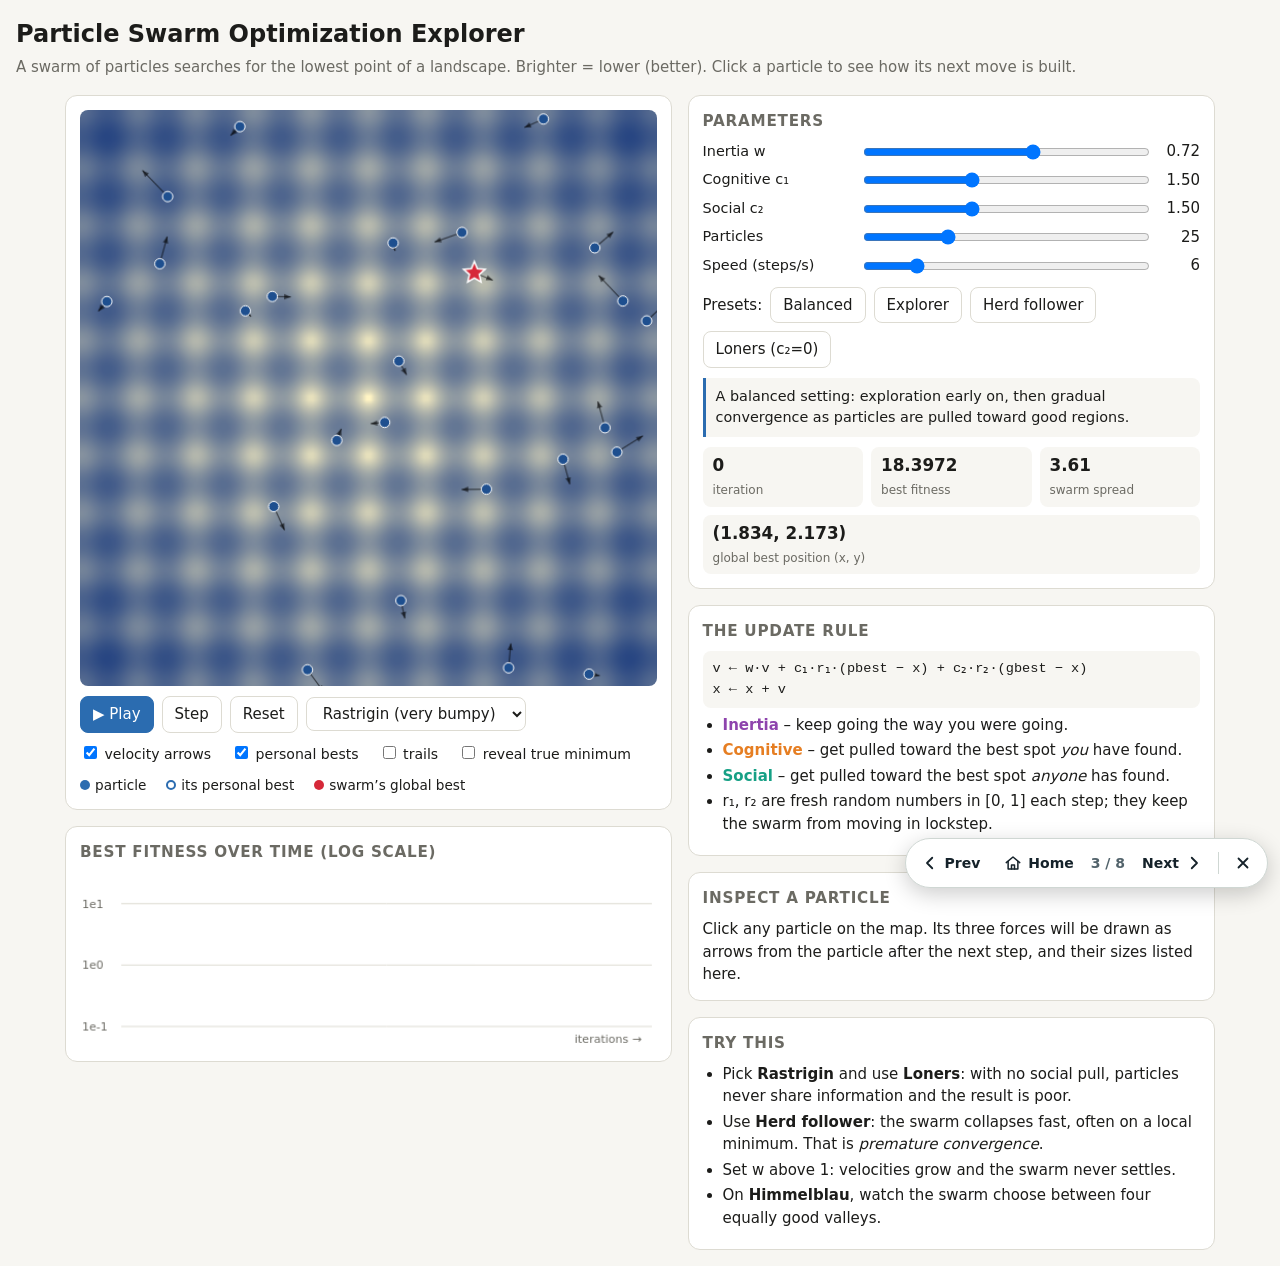
<file: labs/pso-explorer.html>
<!DOCTYPE html>
<html lang="en">
<head>
<meta charset="utf-8">
<meta name="viewport" content="width=device-width, initial-scale=1, viewport-fit=cover">
<title>Particle Swarm Optimization Explorer</title>
<style>
:root{--bg:#f7f6f2;--card:#fff;--tx:#1c1c1a;--mut:#6b6a63;--bd:#dddbd2;--ac:#2b6cb0;--in:#8e44ad;--co:#e67e22;--so:#16a085;--gb:#d62839;
 box-sizing:border-box;padding-top:env(safe-area-inset-top,0px);padding-bottom:env(safe-area-inset-bottom,0px)}
@media (prefers-color-scheme:dark){:root:not([data-theme="light"]){--bg:#15161a;--card:#1f2127;--tx:#ececE6;--mut:#a0a09a;--bd:#33363e;--ac:#6aa9ee;--in:#c39bd8;--co:#f4a259;--so:#4fd1b0;--gb:#ff6b7a}}
:root[data-theme="dark"]{--bg:#15161a;--card:#1f2127;--tx:#ececE6;--mut:#a0a09a;--bd:#33363e;--ac:#6aa9ee;--in:#c39bd8;--co:#f4a259;--so:#4fd1b0;--gb:#ff6b7a}
*{box-sizing:border-box}
html,body{margin:0}
body{background:var(--bg);color:var(--tx);font:15px/1.5 system-ui,-apple-system,"Segoe UI",sans-serif;padding:16px}
h1{font-size:1.5rem;margin:0 0 4px}
.sub{color:var(--mut);margin:0 0 16px}
.wrap{display:grid;grid-template-columns:minmax(0,1.15fr) minmax(0,1fr);gap:16px;max-width:1150px;margin:auto}
@media(max-width:860px){.wrap{grid-template-columns:1fr}}
.card{background:var(--card);border:1px solid var(--bd);border-radius:12px;padding:14px}
.card h2{font-size:.95rem;margin:0 0 8px;text-transform:uppercase;letter-spacing:.05em;color:var(--mut)}
canvas{width:100%;height:auto;display:block;border-radius:8px;touch-action:manipulation}
.row{display:flex;flex-wrap:wrap;gap:8px;align-items:center;margin:10px 0 0}
button,select{font:inherit;background:var(--card);color:var(--tx);border:1px solid var(--bd);border-radius:8px;padding:6px 12px;cursor:pointer}
button.p{background:var(--ac);color:#fff;border-color:var(--ac)}
button:hover{filter:brightness(.95)}
.sl{display:grid;grid-template-columns:150px 1fr 44px;gap:8px;align-items:center;margin:6px 0}
.sl label{font-size:.9rem}.sl output{font-variant-numeric:tabular-nums;text-align:right}
input[type=range]{width:100%}
.stats{display:grid;grid-template-columns:repeat(3,1fr);gap:8px;margin-top:10px}
.stat{background:var(--bg);border-radius:8px;padding:6px 10px}
.stat b{display:block;font-size:1.05rem;font-variant-numeric:tabular-nums}.stat span{font-size:.75rem;color:var(--mut)}
.eq{font-family:ui-monospace,Menlo,monospace;background:var(--bg);padding:8px 10px;border-radius:8px;font-size:.85rem;overflow-x:auto;white-space:nowrap}
.k{display:inline-block;width:10px;height:10px;border-radius:50%;margin-right:5px}
.hint{background:var(--bg);border-left:3px solid var(--ac);padding:8px 10px;border-radius:0 8px 8px 0;margin-top:10px;font-size:.9rem}
.checks label{margin-right:12px;font-size:.88rem;white-space:nowrap}
ul{margin:6px 0;padding-left:20px}li{margin:3px 0}
.legend span{margin-right:12px;font-size:.85rem;white-space:nowrap}
</style>
</head>
<body>
<h1>Particle Swarm Optimization Explorer</h1>
<p class="sub">A swarm of particles searches for the lowest point of a landscape. Brighter = lower (better). Click a particle to see how its next move is built.</p>
<div class="wrap">
 <div>
  <div class="card">
   <canvas id="cv" width="560" height="560"></canvas>
   <div class="row">
    <button class="p" id="play">▶ Play</button>
    <button id="step">Step</button>
    <button id="reset">Reset</button>
    <select id="fn" aria-label="Landscape">
     <option value="sphere">Sphere (one valley)</option>
     <option value="himmel">Himmelblau (4 valleys)</option>
     <option value="ackley">Ackley (many bumps)</option>
     <option value="rastrigin" selected>Rastrigin (very bumpy)</option>
    </select>
   </div>
   <div class="row checks">
    <label><input type="checkbox" id="vel" checked> velocity arrows</label>
    <label><input type="checkbox" id="pb" checked> personal bests</label>
    <label><input type="checkbox" id="tr"> trails</label>
    <label><input type="checkbox" id="opt"> reveal true minimum</label>
   </div>
   <div class="row legend">
    <span><i class="k" style="background:var(--ac)"></i>particle</span>
    <span><i class="k" style="background:none;border:2px solid var(--ac)"></i>its personal best</span>
    <span><i class="k" style="background:var(--gb)"></i>swarm’s global best</span>
   </div>
  </div>
  <div class="card" style="margin-top:16px">
   <h2>Best fitness over time (log scale)</h2>
   <canvas id="ch" width="560" height="170"></canvas>
  </div>
 </div>

 <div>
  <div class="card">
   <h2>Parameters</h2>
   <div class="sl"><label for="w">Inertia w</label><input type="range" id="w" min="0" max="1.2" step="0.01" value="0.72"><output></output></div>
   <div class="sl"><label for="c1">Cognitive c₁</label><input type="range" id="c1" min="0" max="4" step="0.05" value="1.5"><output></output></div>
   <div class="sl"><label for="c2">Social c₂</label><input type="range" id="c2" min="0" max="4" step="0.05" value="1.5"><output></output></div>
   <div class="sl"><label for="n">Particles</label><input type="range" id="n" min="3" max="80" step="1" value="25"><output></output></div>
   <div class="sl"><label for="sp">Speed (steps/s)</label><input type="range" id="sp" min="1" max="30" step="1" value="6"><output></output></div>
   <div class="row">Presets:
    <button data-p="0.72,1.5,1.5">Balanced</button>
    <button data-p="1.0,1.5,1.5">Explorer</button>
    <button data-p="0.4,0.5,3">Herd follower</button>
    <button data-p="0.72,2.5,0">Loners (c₂=0)</button>
   </div>
   <div class="hint" id="hint"></div>
   <div class="stats">
    <div class="stat"><b id="sIt">0</b><span>iteration</span></div>
    <div class="stat"><b id="sF">–</b><span>best fitness</span></div>
    <div class="stat"><b id="sSp">–</b><span>swarm spread</span></div>
   </div>
   <div class="stat" style="margin-top:8px"><b id="sPos">–</b><span>global best position (x, y)</span></div>
  </div>

  <div class="card" style="margin-top:16px">
   <h2>The update rule</h2>
   <div class="eq">v ← w·v + c₁·r₁·(pbest − x) + c₂·r₂·(gbest − x)<br>x ← x + v</div>
   <ul>
    <li><b style="color:var(--in)">Inertia</b> – keep going the way you were going.</li>
    <li><b style="color:var(--co)">Cognitive</b> – get pulled toward the best spot <i>you</i> have found.</li>
    <li><b style="color:var(--so)">Social</b> – get pulled toward the best spot <i>anyone</i> has found.</li>
    <li>r₁, r₂ are fresh random numbers in [0, 1] each step; they keep the swarm from moving in lockstep.</li>
   </ul>
  </div>

  <div class="card" style="margin-top:16px">
   <h2>Inspect a particle</h2>
   <div id="insp">Click any particle on the map. Its three forces will be drawn as arrows from the particle after the next step, and their sizes listed here.</div>
  </div>

  <div class="card" style="margin-top:16px">
   <h2>Try this</h2>
   <ul>
    <li>Pick <b>Rastrigin</b> and use <b>Loners</b>: with no social pull, particles never share information and the result is poor.</li>
    <li>Use <b>Herd follower</b>: the swarm collapses fast, often on a local minimum. That is <i>premature convergence</i>.</li>
    <li>Set w above 1: velocities grow and the swarm never settles.</li>
    <li>On <b>Himmelblau</b>, watch the swarm choose between four equally good valleys.</li>
   </ul>
  </div>
 </div>
</div>

<script>
(function(){
const $=id=>document.getElementById(id);
const cv=$('cv'),ctx=cv.getContext('2d'),ch=$('ch'),cx=ch.getContext('2d');
const S=560,R=5,VMAX=1.5;
const F={
 sphere:{f:(x,y)=>x*x+y*y,m:[[0,0]]},
 himmel:{f:(x,y)=>(x*x+y-11)**2+(x+y*y-7)**2,m:[[3,2],[-2.805,3.131],[-3.779,-3.283],[3.584,-1.848]]},
 ackley:{f:(x,y)=>-20*Math.exp(-0.2*Math.sqrt((x*x+y*y)/2))-Math.exp((Math.cos(2*Math.PI*x)+Math.cos(2*Math.PI*y))/2)+20+Math.E,m:[[0,0]]},
 rastrigin:{f:(x,y)=>20+x*x-10*Math.cos(2*Math.PI*x)+y*y-10*Math.cos(2*Math.PI*y),m:[[0,0]]}
};
let P=[],g={x:0,y:0,f:Infinity},it=0,hist=[],run=false,sel=-1,last=0,acc=0,fn='rastrigin',bg=null;
const rnd=(a,b)=>a+Math.random()*(b-a);
const px=v=>(v+R)/(2*R)*S, py=v=>(R-v)/(2*R)*S;
const css=n=>getComputedStyle(document.documentElement).getPropertyValue(n).trim();
const dark=()=>window.matchMedia('(prefers-color-scheme:dark)').matches;

function buildBg(){
 const N=140,oc=document.createElement('canvas');oc.width=oc.height=N;
 const o=oc.getContext('2d'),im=o.createImageData(N,N),vals=[];let mn=1e9,mx=-1e9;
 for(let j=0;j<N;j++)for(let i=0;i<N;i++){const v=F[fn].f(-R+(i+.5)/N*2*R,R-(j+.5)/N*2*R);vals.push(v);mn=Math.min(mn,v);mx=Math.max(mx,v);}
 const d=dark();
 vals.forEach((v,k)=>{let t=Math.pow((v-mn)/(mx-mn),.5);
  // low = bright
  const a=d?[250,230,150]:[255,244,196], b=d?[24,30,60]:[40,70,130];
  im.data[k*4]=a[0]+(b[0]-a[0])*t;im.data[k*4+1]=a[1]+(b[1]-a[1])*t;im.data[k*4+2]=a[2]+(b[2]-a[2])*t;im.data[k*4+3]=255;});
 o.putImageData(im,0,0);bg=oc;
}

function init(){
 const n=+$('n').value;P=[];g={x:0,y:0,f:Infinity};it=0;hist=[];sel=-1;
 for(let i=0;i<n;i++){const x=rnd(-R,R),y=rnd(-R,R),f=F[fn].f(x,y);
  P.push({x,y,vx:rnd(-1,1),vy:rnd(-1,1),bx:x,by:y,bf:f,tr:[],c:null});
  if(f<g.f)g={x,y,f};}
 hist.push(g.f);ui();draw();
 $('insp').textContent='Click any particle on the map. Its three forces will be drawn as arrows from the particle after the next step, and their sizes listed here.';
}

function step(){
 const w=+$('w').value,c1=+$('c1').value,c2=+$('c2').value;
 P.forEach(p=>{
  const r1=Math.random(),r2=Math.random();
  const ix=w*p.vx,iy=w*p.vy,
   cxv=c1*r1*(p.bx-p.x),cyv=c1*r1*(p.by-p.y),
   sx=c2*r2*(g.x-p.x),sy=c2*r2*(g.y-p.y);
  p.c={ix,iy,cxv,cyv,sx,sy,r1,r2};
  p.tr.push([p.x,p.y]);if(p.tr.length>25)p.tr.shift();
  p.vx=ix+cxv+sx;p.vy=iy+cyv+sy;
  const sp=Math.hypot(p.vx,p.vy);if(sp>VMAX*2){p.vx*=VMAX*2/sp;p.vy*=VMAX*2/sp;}
  p.x+=p.vx;p.y+=p.vy;
  if(p.x<-R||p.x>R){p.x=Math.max(-R,Math.min(R,p.x));p.vx*=-.5;}
  if(p.y<-R||p.y>R){p.y=Math.max(-R,Math.min(R,p.y));p.vy*=-.5;}
  const f=F[fn].f(p.x,p.y);
  if(f<p.bf){p.bf=f;p.bx=p.x;p.by=p.y;}
 });
 P.forEach(p=>{if(p.bf<g.f)g={x:p.bx,y:p.by,f:p.bf};});
 it++;hist.push(g.f);ui();draw();inspect();
}

function arrow(x0,y0,dx,dy,col,wd){
 const x1=x0+dx*28,y1=y0-dy*28,L=Math.hypot(x1-x0,y1-y0);if(L<2)return;
 ctx.strokeStyle=col;ctx.fillStyle=col;ctx.lineWidth=wd||1.5;
 ctx.beginPath();ctx.moveTo(x0,y0);ctx.lineTo(x1,y1);ctx.stroke();
 const a=Math.atan2(y1-y0,x1-x0);ctx.beginPath();ctx.moveTo(x1,y1);
 ctx.lineTo(x1-7*Math.cos(a-.4),y1-7*Math.sin(a-.4));ctx.lineTo(x1-7*Math.cos(a+.4),y1-7*Math.sin(a+.4));ctx.fill();
}

function draw(){
 ctx.clearRect(0,0,S,S);ctx.imageSmoothingEnabled=true;ctx.drawImage(bg,0,0,S,S);
 const ac=css('--ac'),gb=css('--gb'),d=dark();
 const dotC=d?'#6aa9ee':'#1e4f8f';
 if($('opt').checked)F[fn].m.forEach(([x,y])=>{ctx.strokeStyle='#e91e63';ctx.lineWidth=2;ctx.beginPath();
  ctx.moveTo(px(x)-8,py(y)-8);ctx.lineTo(px(x)+8,py(y)+8);ctx.moveTo(px(x)+8,py(y)-8);ctx.lineTo(px(x)-8,py(y)+8);ctx.stroke();});
 if($('tr').checked)P.forEach(p=>{ctx.strokeStyle=d?'rgba(106,169,238,.45)':'rgba(30,79,143,.4)';ctx.lineWidth=1;ctx.beginPath();
  p.tr.forEach(([x,y],i)=>i?ctx.lineTo(px(x),py(y)):ctx.moveTo(px(x),py(y)));ctx.lineTo(px(p.x),py(p.y));ctx.stroke();});
 if($('pb').checked)P.forEach(p=>{ctx.strokeStyle=dotC;ctx.lineWidth=1.5;ctx.globalAlpha=.6;ctx.beginPath();ctx.arc(px(p.bx),py(p.by),4,0,7);ctx.stroke();ctx.globalAlpha=1;});
 if($('vel').checked)P.forEach(p=>arrow(px(p.x),py(p.y),p.vx,p.vy,d?'rgba(255,255,255,.7)':'rgba(0,0,0,.55)',1.2));
 P.forEach((p,i)=>{ctx.fillStyle=dotC;ctx.strokeStyle=d?'#fff':'#fff';ctx.lineWidth=i===sel?3:1;
  ctx.beginPath();ctx.arc(px(p.x),py(p.y),i===sel?7:5,0,7);ctx.fill();ctx.stroke();});
 if(sel>=0&&P[sel]&&P[sel].c){const p=P[sel],c=p.c,x=px(p.x-p.vx),y=py(p.y-p.vy);
  // forces drawn at the position before the move, chained tip to tail
  let ox=x,oy=y;
  [[c.ix,c.iy,'--in'],[c.cxv,c.cyv,'--co'],[c.sx,c.sy,'--so']].forEach(([dx,dy,v])=>{
   arrow(ox,oy,dx*1,dy*1,css(v),3);ox+=dx*28;oy-=dy*28;});
  ctx.setLineDash([4,3]);arrow(x,y,p.vx,p.vy,css('--tx'),2);ctx.setLineDash([]);}
 // global best star
 const gx=px(g.x),gy=py(g.y);ctx.fillStyle=gb;ctx.strokeStyle='#fff';ctx.lineWidth=1.5;ctx.beginPath();
 for(let k=0;k<10;k++){const r=k%2?5:11,a=-Math.PI/2+k*Math.PI/5;ctx.lineTo(gx+r*Math.cos(a),gy+r*Math.sin(a));}
 ctx.closePath();ctx.fill();ctx.stroke();
 drawChart();
}

function drawChart(){
 cx.clearRect(0,0,560,170);const tx=css('--mut'),ac=css('--ac');
 const L=hist.map(v=>Math.log10(v+1e-10)),mn=Math.min(...L,-1),mx=Math.max(...L,1);
 cx.strokeStyle=css('--bd');cx.fillStyle=tx;cx.font='11px system-ui';cx.lineWidth=1;
 for(let e=Math.ceil(mn);e<=mx;e+=Math.max(1,Math.round((mx-mn)/5))){const y=150-(e-mn)/(mx-mn)*135;
  cx.beginPath();cx.moveTo(40,y);cx.lineTo(555,y);cx.stroke();cx.fillText('1e'+e,2,y+4);}
 cx.fillText('iterations →',480,166);
 cx.strokeStyle=ac;cx.lineWidth=2.5;cx.beginPath();
 const nx=Math.max(hist.length-1,60);
 L.forEach((v,i)=>{const x=40+i/nx*515,y=150-(v-mn)/(mx-mn)*135;i?cx.lineTo(x,y):cx.moveTo(x,y);});cx.stroke();
}

function ui(){
 $('sIt').textContent=it;$('sF').textContent=g.f<1e-4?g.f.toExponential(1):g.f.toFixed(4);
 $('sPos').textContent=`(${g.x.toFixed(3)}, ${g.y.toFixed(3)})`;
 const mx=P.reduce((a,p)=>a+p.x,0)/P.length,my=P.reduce((a,p)=>a+p.y,0)/P.length;
 $('sSp').textContent=(P.reduce((a,p)=>a+Math.hypot(p.x-mx,p.y-my),0)/P.length).toFixed(2);
 ['w','c1','c2','n','sp'].forEach(k=>{$(k).nextElementSibling.textContent=(+$(k).value).toFixed(k==='n'||k==='sp'?0:2);});
 const w=+$('w').value,c1=+$('c1').value,c2=+$('c2').value;let h;
 if(w>=1)h='With w ≥ 1 nothing slows particles down, so the swarm tends to oscillate or spread out instead of settling.';
 else if(c2===0)h='With c₂ = 0 there is no social term: each particle is an independent searcher that only remembers its own best.';
 else if(c1===0)h='With c₁ = 0 particles have no memory of their own best, so they all rush toward the global best.';
 else if(c2>c1*1.8&&w<.6)h='Strong social pull and low inertia: fast convergence, but a high chance of getting trapped in a local minimum.';
 else if(c1+c2>4.2)h='c₁ + c₂ is large, so steps are aggressive and the swarm may overshoot the optimum.';
 else if(w>.85)h='High inertia favours exploration: particles keep sweeping the map before settling.';
 else h='A balanced setting: exploration early on, then gradual convergence as particles are pulled toward good regions.';
 $('hint').textContent=h;
}

function inspect(){
 if(sel<0||!P[sel]||!P[sel].c){return;}
 const c=P[sel].c,m=(a,b)=>Math.hypot(a,b).toFixed(2);
 $('insp').innerHTML=`<b>Particle #${sel+1}</b> – last step (r₁=${c.r1.toFixed(2)}, r₂=${c.r2.toFixed(2)}):<ul>
 <li style="color:var(--in)">Inertia pull: length ${m(c.ix,c.iy)}</li>
 <li style="color:var(--co)">Cognitive pull: length ${m(c.cxv,c.cyv)}</li>
 <li style="color:var(--so)">Social pull: length ${m(c.sx,c.sy)}</li></ul>
 The three coloured arrows are chained tip-to-tail; the dashed arrow is their sum, the new velocity.`;
}

cv.addEventListener('click',e=>{
 const r=cv.getBoundingClientRect(),mx=(e.clientX-r.left)/r.width*S,my=(e.clientY-r.top)/r.height*S;
 let b=-1,bd=22;P.forEach((p,i)=>{const d=Math.hypot(px(p.x)-mx,py(p.y)-my);if(d<bd){bd=d;b=i;}});
 sel=b;if(b>=0&&!P[b].c)$('insp').innerHTML=`<b>Particle #${b+1}</b> selected. Press Step or Play to see its forces.`;
 else if(b<0)$('insp').textContent='Click any particle on the map.';
 draw();inspect();
});

$('play').onclick=()=>{run=!run;$('play').textContent=run?'⏸ Pause':'▶ Play';last=performance.now();};
$('step').onclick=()=>{run=false;$('play').textContent='▶ Play';step();};
$('reset').onclick=init;
$('fn').onchange=e=>{fn=e.target.value;buildBg();init();};
$('n').oninput=init;
['w','c1','c2','sp'].forEach(k=>$(k).oninput=ui);
['vel','pb','tr','opt'].forEach(k=>$(k).onchange=draw);
document.querySelectorAll('[data-p]').forEach(b=>b.onclick=()=>{
 const [w,c1,c2]=b.dataset.p.split(',');$('w').value=w;$('c1').value=c1;$('c2').value=c2;ui();init();});

function loop(t){
 if(run){acc+=(t-last)/1000*(+$('sp').value);last=t;
  while(acc>=1){step();acc--;}} else last=t;
 requestAnimationFrame(loop);
}
window.matchMedia('(prefers-color-scheme:dark)').addEventListener('change',()=>{buildBg();draw();});
buildBg();init();requestAnimationFrame(loop);
})();
</script>
<script src="../assets/labs.js"></script>
<script src="../assets/lab-nav.js"></script>
</body>
</html>
</file>
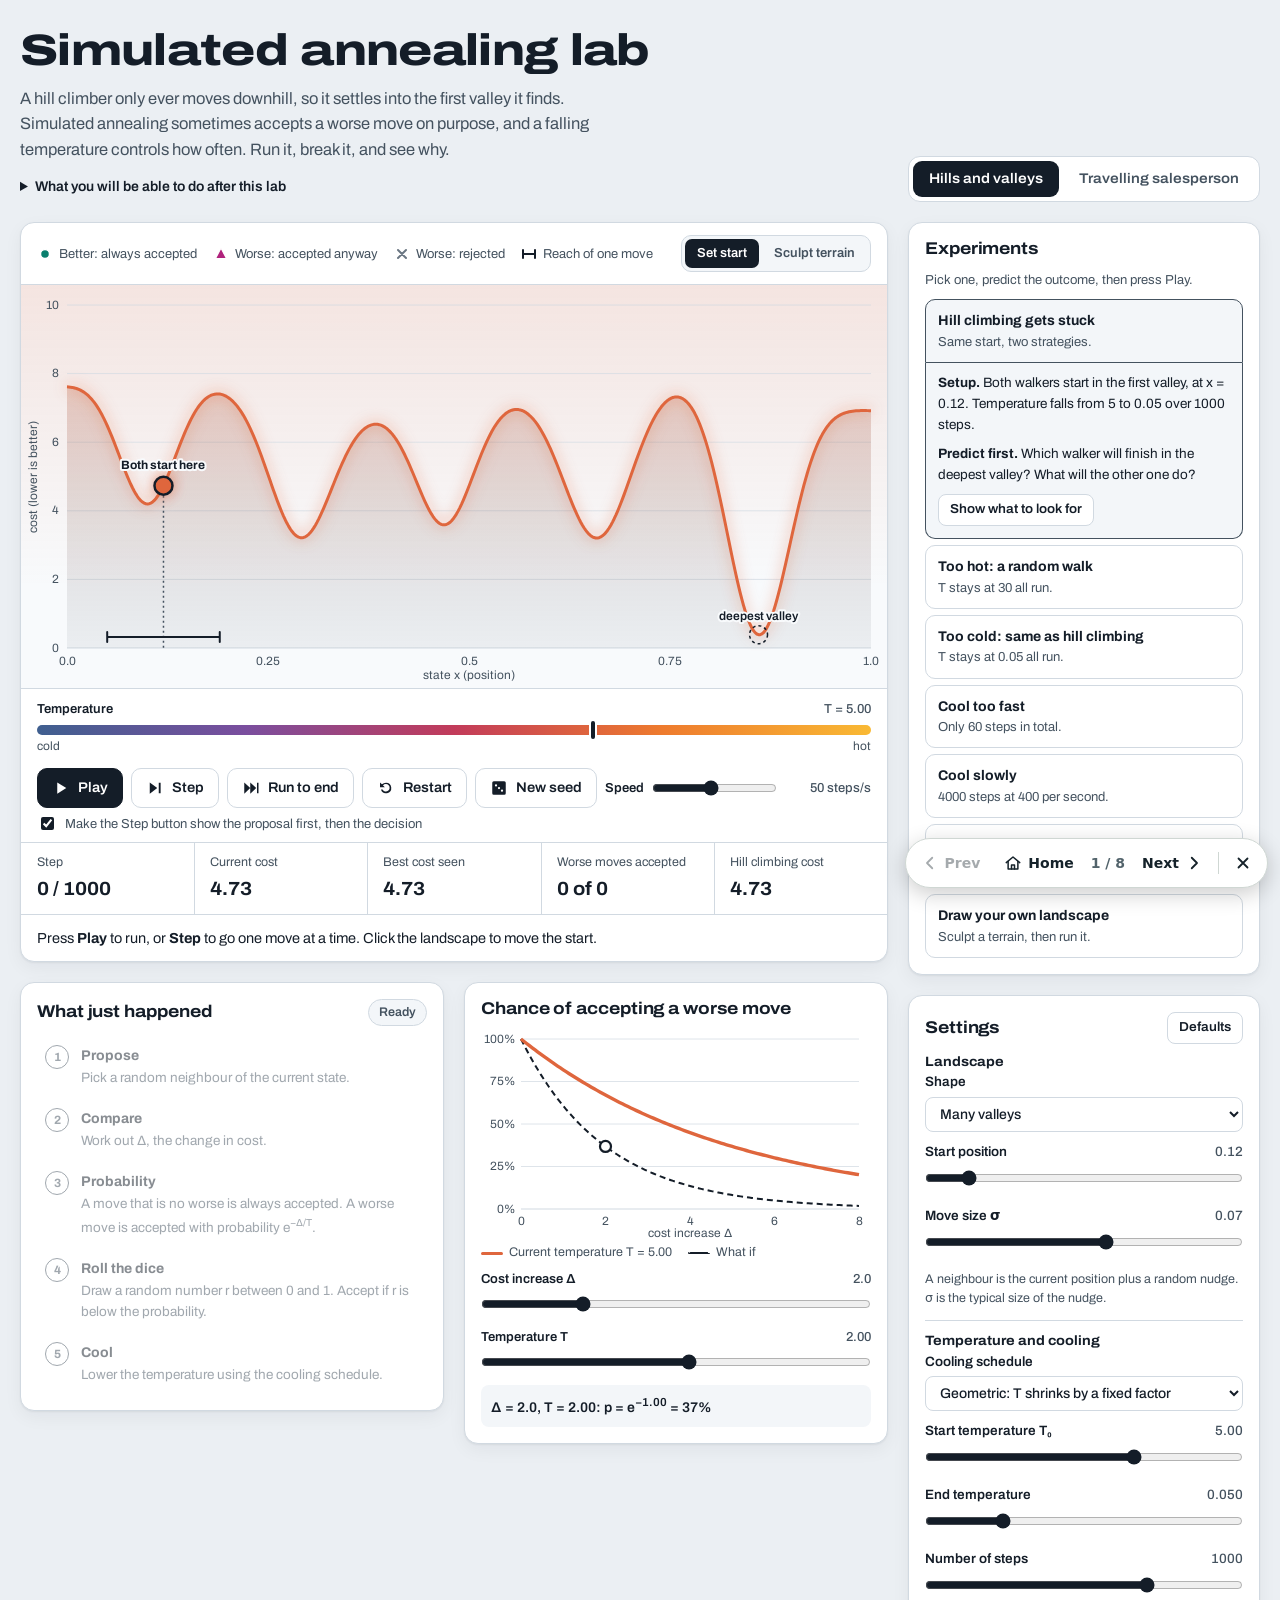
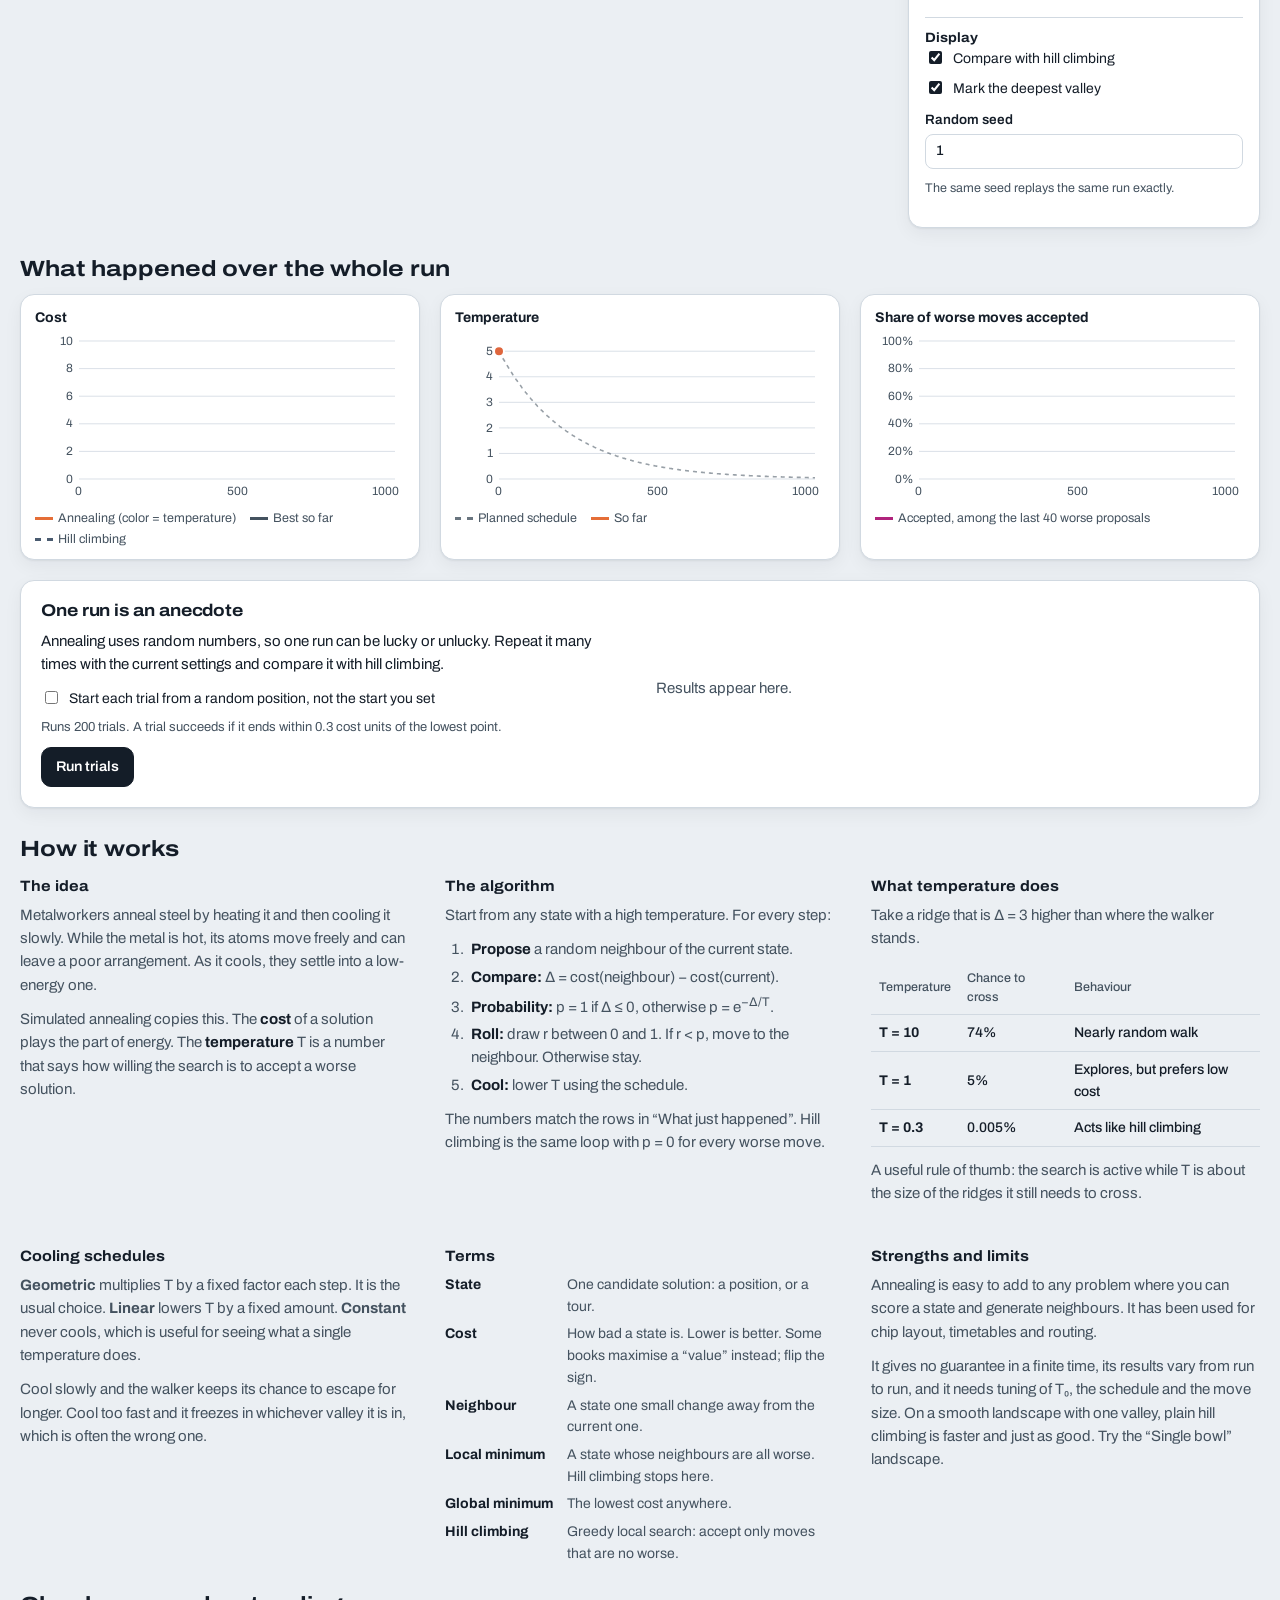
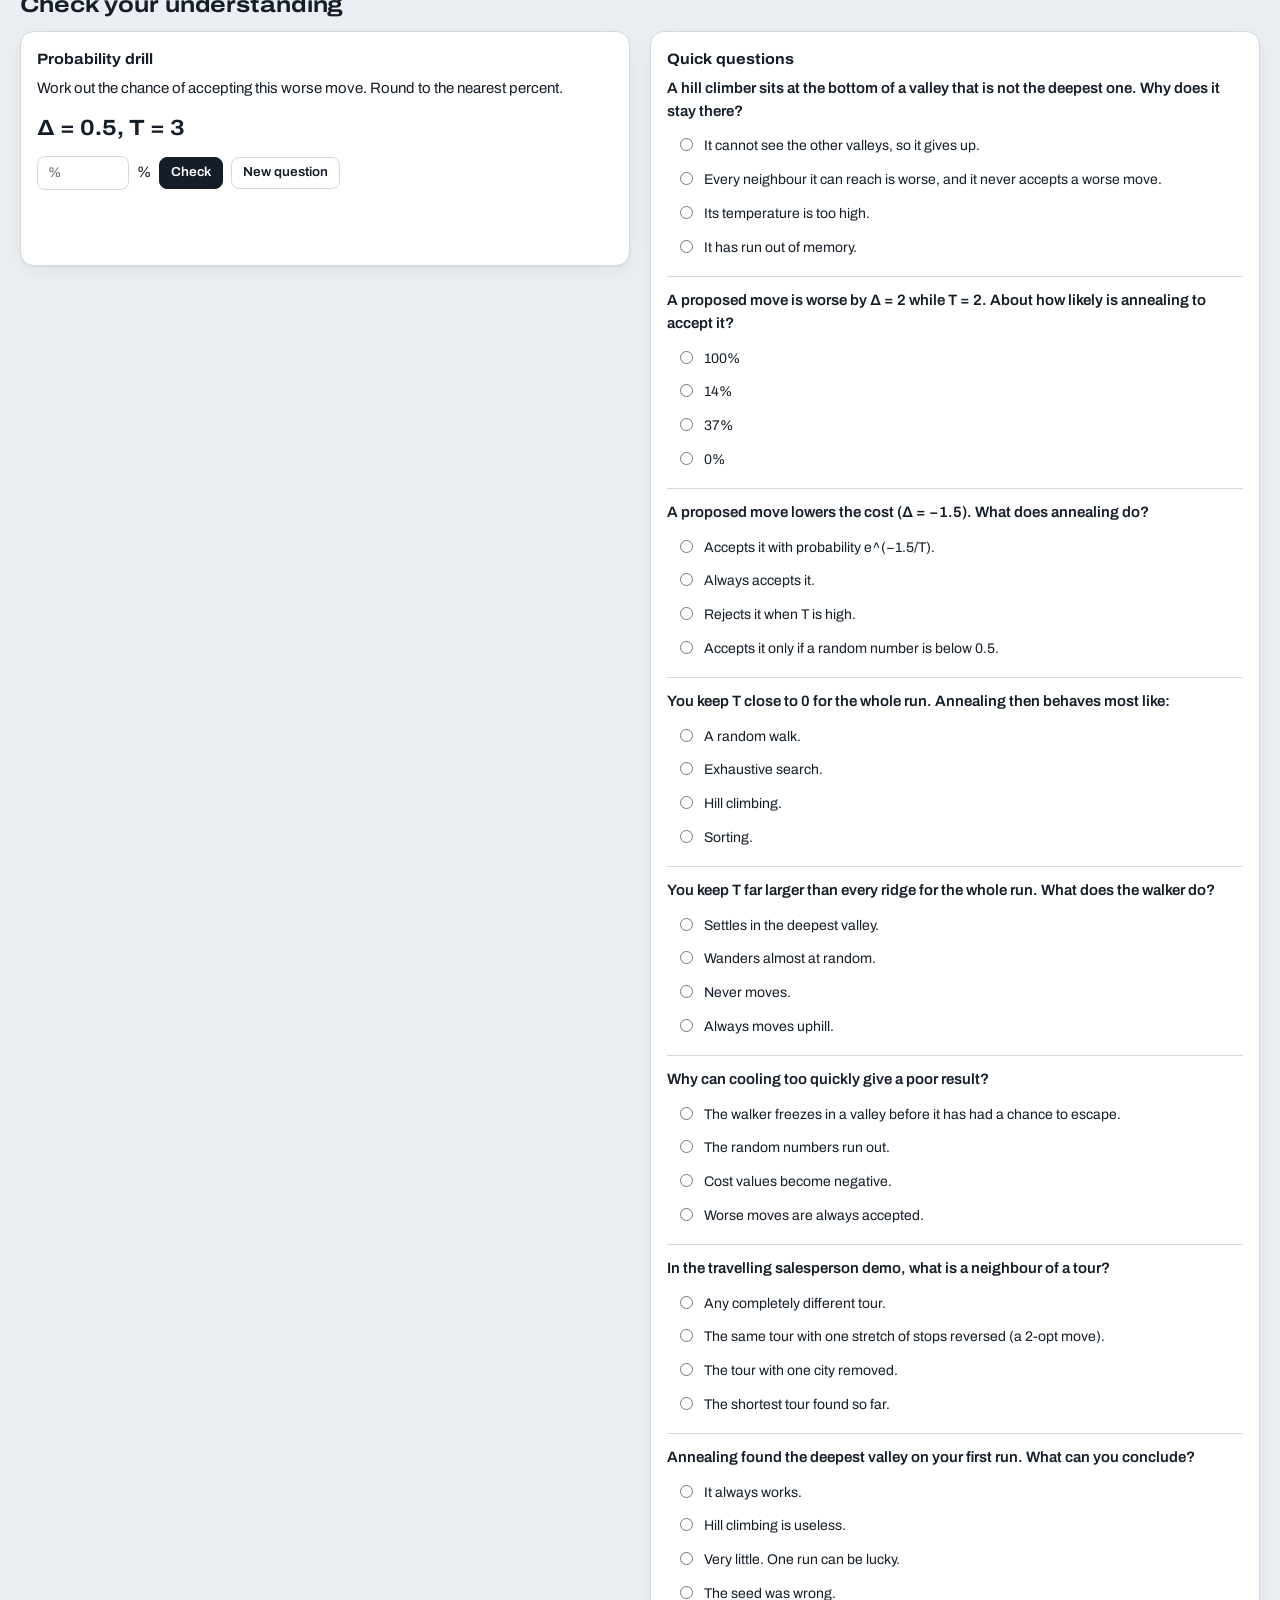
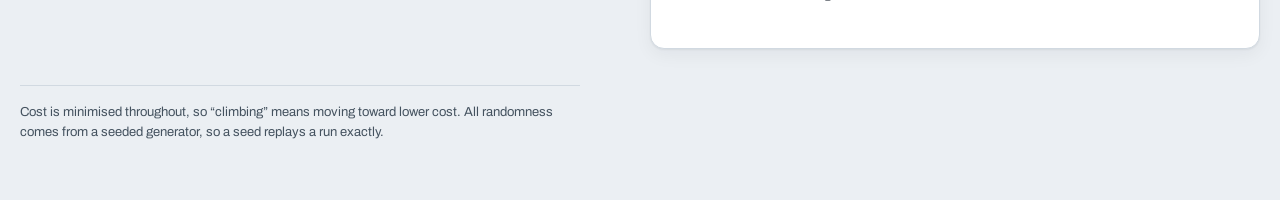
<file: labs/simulated-annealing-lab.html>
<!DOCTYPE html>
<html lang="en">
<head>
<meta charset="utf-8">
<meta name="viewport" content="width=device-width, initial-scale=1">
<title>Simulated Annealing Lab</title>
<meta name="description" content="An interactive lab that shows how simulated annealing escapes local minima, with step-by-step accept and reject decisions, a temperature control, and a travelling salesperson demo.">
<meta name="lab-los" content="LO1 Explain why greedy hill climbing gets stuck in local minima; LO2 Compute the acceptance probability e^(-delta/T) for a worse move; LO3 Describe how temperature changes behaviour from random walk to hill climbing; LO4 Predict how the cooling schedule affects the result; LO5 Apply annealing to the travelling salesperson problem with 2-opt moves; LO6 Judge a randomized algorithm from many trials">
<link rel="preconnect" href="https://fonts.googleapis.com">
<link rel="preconnect" href="https://fonts.gstatic.com" crossorigin>
<link href="https://fonts.googleapis.com/css2?family=Archivo:wdth,wght@62..125,100..900&display=swap" rel="stylesheet">
<style>
/* Layout idea: a workbench. Stage and decision card on the left, experiments and settings on the right, evidence below.
   One bold place: the terrain and tours glow through a heat ramp as temperature falls. Everything else stays quiet steel. */
:root {
  --bg: #EBEFF3;
  --surface: #FFFFFF;
  --surface-2: #F3F6F9;
  --stage: #F8FAFC;
  --ink: #141D28;
  --ink-2: #44525F;
  --line: #D1D9E1;
  --better: #0A7F6E;
  --uphill: #B0237C;
  --reject: #6B7783;
  --greedy: #4A5B70;
  --focus: #2759E5;
  --btn: #141D28;
  --btn-ink: #FFFFFF;
  --heat0: #3F5F8F;
  --heat1: #7A4E9E;
  --heat2: #C23B5A;
  --heat3: #EE7B2E;
  --heat4: #F9B934;
  --shadow: 0 1px 2px rgba(20, 29, 40, .06), 0 6px 18px rgba(20, 29, 40, .05);
  --font: 'Archivo', system-ui, -apple-system, 'Segoe UI', Roboto, sans-serif;
  color-scheme: light;
}
@media (prefers-color-scheme: dark) {
  :root:not([data-theme="light"]) {
    --bg: #0D131A; --surface: #151D27; --surface-2: #1B2530; --stage: #111922;
    --ink: #E8EDF2; --ink-2: #A3B0BE; --line: #2A3745;
    --better: #3CC9B0; --uphill: #F26FB9; --reject: #8895A3; --greedy: #9CB0C8; --focus: #78A6FF;
    --btn: #E8EDF2; --btn-ink: #0D131A;
    --heat0: #5F86C2; --heat1: #9A6AC4; --heat2: #E0526F; --heat3: #F58A3C; --heat4: #FBC84D;
    --shadow: 0 1px 2px rgba(0, 0, 0, .4), 0 6px 18px rgba(0, 0, 0, .25);
    color-scheme: dark;
  }
}
:root[data-theme="dark"] {
  --bg: #0D131A; --surface: #151D27; --surface-2: #1B2530; --stage: #111922;
  --ink: #E8EDF2; --ink-2: #A3B0BE; --line: #2A3745;
  --better: #3CC9B0; --uphill: #F26FB9; --reject: #8895A3; --greedy: #9CB0C8; --focus: #78A6FF;
  --btn: #E8EDF2; --btn-ink: #0D131A;
  --heat0: #5F86C2; --heat1: #9A6AC4; --heat2: #E0526F; --heat3: #F58A3C; --heat4: #FBC84D;
  --shadow: 0 1px 2px rgba(0, 0, 0, .4), 0 6px 18px rgba(0, 0, 0, .25);
  color-scheme: dark;
}

*, *::before, *::after { box-sizing: border-box; }
html { -webkit-text-size-adjust: 100%; }
body {
  margin: 0; background: var(--bg); color: var(--ink);
  font: 400 15px/1.55 var(--font); font-stretch: 100%;
  -webkit-font-smoothing: antialiased;
}
.num, output, .readout dd { font-variant-numeric: tabular-nums; }
h1, h2, h3 { margin: 0; text-wrap: balance; }
p { margin: 0 0 .75em; }
.muted { color: var(--ink-2); }
.small { font-size: 13px; }
.sr-only { position: absolute; width: 1px; height: 1px; overflow: hidden; clip: rect(0 0 0 0); white-space: nowrap; }
.skip { position: absolute; left: -999px; top: 8px; background: var(--btn); color: var(--btn-ink); padding: 8px 12px; border-radius: 8px; z-index: 10; }
.skip:focus { left: 8px; }
:focus-visible { outline: 3px solid var(--focus); outline-offset: 2px; border-radius: 6px; }
[hidden] { display: none !important; }

.wrap { max-width: 1320px; margin: 0 auto; padding: 0 20px 48px; }

/* ---------- header ---------- */
.top { display: flex; flex-wrap: wrap; gap: 20px 32px; align-items: flex-end; justify-content: space-between; padding: 28px 0 20px; }
.top-text { flex: 1 1 560px; min-width: 0; }
h1 { font-size: clamp(28px, 4.4vw, 44px); line-height: 1.04; font-weight: 800; font-stretch: 125%; letter-spacing: -0.015em; margin-bottom: 12px; }
.lede { max-width: 66ch; font-size: 16.5px; color: var(--ink-2); margin-bottom: 10px; }
.goals { max-width: 66ch; font-size: 14px; }
.goals summary { cursor: pointer; font-weight: 600; padding: 4px 0; }
.goals ol { margin: 6px 0 0; padding-left: 22px; color: var(--ink-2); }
.goals li { margin: 2px 0; }
.math sup { font-size: .72em; }

.tabs { display: inline-flex; padding: 4px; gap: 4px; background: var(--surface); border: 1px solid var(--line); border-radius: 12px; }
.tab { font: 600 14px/1 var(--font); font-stretch: 108%; color: var(--ink-2); background: transparent; border: 0; padding: 11px 16px; border-radius: 9px; cursor: pointer; }
.tab[aria-selected="true"] { background: var(--btn); color: var(--btn-ink); }
.tab:not([aria-selected="true"]):hover { background: var(--surface-2); color: var(--ink); }

/* ---------- layout ---------- */
.grid { display: grid; grid-template-columns: minmax(0, 1fr); gap: 20px; align-items: start; }
@media (min-width: 1060px) { .grid { grid-template-columns: minmax(0, 1fr) 352px; } }
.col-main, .col-side { display: grid; gap: 20px; min-width: 0; }
.card { background: var(--surface); border: 1px solid var(--line); border-radius: 14px; padding: 16px; box-shadow: var(--shadow); min-width: 0; }
.card-head { display: flex; align-items: center; justify-content: space-between; gap: 12px; margin-bottom: 10px; }
h2 { font-size: 17px; line-height: 1.2; font-weight: 700; font-stretch: 112%; letter-spacing: -0.005em; }
h3 { font-size: 15px; font-weight: 700; font-stretch: 108%; margin-bottom: 6px; }
.pair { display: grid; grid-template-columns: repeat(auto-fit, minmax(310px, 1fr)); gap: 20px; align-items: start; }

/* ---------- buttons and form bits ---------- */
.btn { display: inline-flex; align-items: center; gap: 8px; font: 600 14px/1 var(--font); font-stretch: 104%; color: var(--ink); background: var(--surface); border: 1px solid var(--line); border-radius: 10px; padding: 0 14px; height: 40px; cursor: pointer; }
.btn:hover { background: var(--surface-2); border-color: var(--ink-2); }
.btn.primary { background: var(--btn); color: var(--btn-ink); border-color: var(--btn); }
.btn.primary:hover { opacity: .9; }
.btn.ghost { background: transparent; }
.btn.small { height: 32px; padding: 0 11px; font-size: 13px; border-radius: 8px; }
.btn:disabled { opacity: .45; cursor: not-allowed; }
.chip { font: 600 12.5px/1 var(--font); padding: 6px 10px; border-radius: 999px; background: var(--surface-2); border: 1px solid var(--line); color: var(--ink-2); white-space: nowrap; }
.chip.better { color: var(--better); border-color: var(--better); }
.chip.uphill { color: var(--uphill); border-color: var(--uphill); }
.chip.rejected { color: var(--reject); border-color: var(--reject); }
.chip.pending { color: var(--ink); border-color: var(--ink-2); }

input[type="range"] { width: 100%; accent-color: var(--ink); margin: 4px 0 0; height: 22px; }
input[type="number"], select { font: 500 14px/1.2 var(--font); color: var(--ink); background: var(--surface); border: 1px solid var(--line); border-radius: 8px; padding: 8px 10px; width: 100%; }
select { cursor: pointer; }
.check-row { display: flex; gap: 8px; align-items: flex-start; font-size: 14px; cursor: pointer; margin: 8px 0; }
.check-row input { margin-top: 3px; accent-color: var(--ink); }
.field { display: block; font-size: 13.5px; font-weight: 600; margin: 10px 0; }
.field output { float: right; font-weight: 500; color: var(--ink-2); }
.field select, .field input[type="number"] { margin-top: 4px; font-weight: 500; }
fieldset { border: 0; border-top: 1px solid var(--line); margin: 0; padding: 12px 0 4px; min-width: 0; }
fieldset:first-of-type, #fsLandscape, #fsCities { border-top: 0; padding-top: 0; }
legend { padding: 0; font: 700 13.5px/1.2 var(--font); font-stretch: 108%; color: var(--ink); float: left; width: 100%; margin-bottom: 2px; }
legend + * { clear: both; }
.note { font-size: 12.5px; color: var(--ink-2); margin: 4px 0 8px; }

/* ---------- stage ---------- */
.stage-card { padding: 0; overflow: hidden; }
.stage-head { display: flex; flex-wrap: wrap; align-items: center; justify-content: space-between; gap: 10px 16px; padding: 12px 16px; border-bottom: 1px solid var(--line); }
.legend { display: flex; flex-wrap: wrap; gap: 6px 16px; list-style: none; margin: 0; padding: 0; font-size: 13px; color: var(--ink-2); }
.legend li { display: inline-flex; align-items: center; gap: 6px; }
.legend svg { flex: none; }
.tools { display: flex; flex-wrap: wrap; align-items: center; gap: 8px 12px; }
.hint { font-size: 13px; color: var(--ink-2); }
.seg { display: inline-flex; padding: 3px; gap: 3px; background: var(--surface-2); border: 1px solid var(--line); border-radius: 10px; }
.seg button { font: 600 13px/1 var(--font); color: var(--ink-2); background: transparent; border: 0; padding: 8px 12px; border-radius: 7px; cursor: pointer; }
.seg button[aria-checked="true"] { background: var(--btn); color: var(--btn-ink); }
.inline { display: inline-flex; align-items: center; gap: 8px; font-size: 13px; font-weight: 600; }
.inline input { width: 96px; margin: 0; }

.stage { background: var(--stage); }
.stage-terrain { aspect-ratio: 2.15 / 1; min-height: 250px; }
.stage-terrain canvas { width: 100%; height: 100%; display: block; touch-action: pan-y; cursor: crosshair; }
.stage-terrain.sculpting canvas { touch-action: none; cursor: cell; }
.stage-tsp { display: grid; grid-template-columns: repeat(auto-fit, minmax(250px, 1fr)); gap: 1px; background: var(--line); }
.panel { margin: 0; background: var(--stage); min-width: 0; }
.panel figcaption { display: flex; align-items: center; gap: 8px; font-weight: 700; font-size: 14px; padding: 10px 14px 0; }
.panel figcaption output { margin-left: auto; font-weight: 500; color: var(--ink-2); }
.panel canvas { display: block; width: 100%; aspect-ratio: 1.12 / 1; touch-action: pan-y; cursor: grab; }
.dot { width: 12px; height: 12px; border-radius: 50%; display: inline-block; }
.dot.sa { background: linear-gradient(135deg, var(--heat1), var(--heat3)); }
.dot.hc { background: var(--greedy); }

.heat { padding: 10px 16px 0; border-top: 1px solid var(--line); }
.heat-label { display: flex; justify-content: space-between; font-size: 13px; font-weight: 600; }
.heat-label output { font-weight: 500; color: var(--ink-2); }
.heat-bar { position: relative; height: 10px; margin: 6px 0 2px; border-radius: 6px; background: linear-gradient(90deg, var(--heat0), var(--heat1) 25%, var(--heat2) 50%, var(--heat3) 75%, var(--heat4)); }
.heat-bar i { position: absolute; top: -4px; width: 4px; height: 18px; margin-left: -2px; background: var(--ink); border-radius: 2px; box-shadow: 0 0 0 2px var(--surface); }
.heat-ends { display: flex; justify-content: space-between; font-size: 12px; color: var(--ink-2); }

.transport { display: flex; flex-wrap: wrap; align-items: center; gap: 8px; padding: 12px 16px 6px; }
.speed { display: inline-flex; align-items: center; gap: 8px; font-size: 13px; font-weight: 600; margin-left: auto; min-width: 220px; flex: 1 1 220px; max-width: 320px; }
.speed input { flex: 1; min-width: 80px; margin: 0; }
.speed output { color: var(--ink-2); font-weight: 500; min-width: 86px; text-align: right; }
.stage-card > .check-row { padding: 0 16px; margin: 0 0 8px; font-size: 13px; color: var(--ink-2); }

.readout { display: grid; grid-template-columns: repeat(auto-fit, minmax(130px, 1fr)); margin: 8px 0 0; border-top: 1px solid var(--line); overflow: hidden; }
.readout > div { padding: 10px 16px; min-width: 0; border-right: 1px solid var(--line); border-bottom: 1px solid var(--line); margin: 0 -1px -1px 0; }
.readout dt { font-size: 12.5px; color: var(--ink-2); }
.readout dd { margin: 2px 0 0; font-size: 19px; font-weight: 700; font-stretch: 106%; }
.summary { margin: 0; padding: 12px 16px; border-top: 1px solid var(--line); font-size: 14.5px; min-height: 3.1em; }
.summary b { font-weight: 700; }

/* ---------- decision card ---------- */
.steps { list-style: none; margin: 0; padding: 0; display: grid; gap: 2px; }
.steps li { display: grid; grid-template-columns: 26px 1fr; gap: 10px; padding: 8px 8px; border-radius: 10px; transition: opacity .12s; }
.steps li.dim { opacity: .5; }
.steps li.on { background: var(--surface-2); }
.steps .n { width: 24px; height: 24px; border-radius: 50%; border: 1.5px solid var(--ink-2); display: grid; place-items: center; font: 700 12px/1 var(--font); color: var(--ink-2); margin-top: 1px; }
.steps li.on .n { background: var(--btn); border-color: var(--btn); color: var(--btn-ink); }
.steps b { font-weight: 700; font-size: 14px; }
.steps p { margin: 1px 0 0; font-size: 13.5px; color: var(--ink-2); }
.steps li.on p { color: var(--ink); }
.steps sup { font-size: .75em; }
.dice { position: relative; height: 14px; margin: 8px 4px 4px 0; background: var(--surface); border: 1px solid var(--ink-2); border-radius: 7px; }
.dice-fill { height: 100%; border-radius: 6px 0 0 6px; background: var(--uphill); opacity: .35; }
.dice.better .dice-fill { background: var(--better); }
.dice-r { position: absolute; top: -5px; width: 3px; height: 22px; margin-left: -1.5px; background: var(--ink); border-radius: 2px; box-shadow: 0 0 0 2px var(--surface); }
.hc-line { margin: 8px 0 0; padding: 10px 12px; border-radius: 10px; border: 1px dashed var(--line); font-size: 13.5px; color: var(--ink-2); }

/* ---------- probability card ---------- */
.prob canvas { width: 100%; height: 210px; display: block; }
.prob-legend { display: flex; flex-wrap: wrap; gap: 4px 16px; font-size: 12.5px; color: var(--ink-2); margin: 4px 0 6px; }
.prob-legend .line { display: inline-block; width: 22px; height: 0; border-top: 3px solid var(--heat3); vertical-align: middle; margin-right: 6px; border-radius: 2px; }
.prob-legend .line.whatif { border-top: 2px dashed var(--ink); }
.whatif label { display: block; font-size: 13px; font-weight: 600; margin: 6px 0; }
.whatif label output { float: right; font-weight: 500; color: var(--ink-2); }
.wi-out { margin: 4px 0 0; padding: 8px 10px; background: var(--surface-2); border-radius: 8px; font-size: 14px; font-weight: 600; }

/* ---------- experiments ---------- */
.exp-list { list-style: none; margin: 8px 0 0; padding: 0; display: grid; gap: 6px; }
.exp-btn { width: 100%; text-align: left; font: inherit; color: inherit; background: var(--surface); border: 1px solid var(--line); border-radius: 10px; padding: 10px 12px; cursor: pointer; display: block; }
.exp-btn:hover { background: var(--surface-2); }
.exp-btn[aria-expanded="true"] { background: var(--surface-2); border-color: var(--ink-2); border-bottom-left-radius: 0; border-bottom-right-radius: 0; }
.exp-btn b { display: block; font-size: 14px; font-weight: 700; }
.exp-btn span { display: block; font-size: 13px; color: var(--ink-2); }
.exp-body { border: 1px solid var(--ink-2); border-top: 0; border-radius: 0 0 10px 10px; padding: 10px 12px 12px; background: var(--surface-2); font-size: 13.5px; }
.exp-body p { margin: 0 0 8px; }
.exp-body .lbl { font-weight: 700; }
.exp-look { margin-top: 8px; padding: 8px 10px; background: var(--surface); border-left: 3px solid var(--heat3); border-radius: 4px; }

/* ---------- history ---------- */
.history, .learn, .check { margin-top: 28px; }
.history h2, .learn h2, .check h2 { font-size: 22px; font-stretch: 118%; margin-bottom: 12px; }
.charts { display: grid; grid-template-columns: repeat(auto-fit, minmax(280px, 1fr)); gap: 20px; }
.chart { margin: 0; padding: 12px 14px 10px; }
.chart figcaption { font-weight: 700; font-size: 14px; margin-bottom: 4px; }
.chart canvas { width: 100%; height: 170px; display: block; }
.chart-key { display: flex; flex-wrap: wrap; gap: 2px 14px; font-size: 12.5px; color: var(--ink-2); margin-top: 6px; min-height: 1.4em; }
.chart-key i { display: inline-block; width: 18px; border-top: 3px solid; vertical-align: middle; margin-right: 5px; }

/* ---------- trials ---------- */
.trials { margin-top: 20px; display: grid; grid-template-columns: repeat(auto-fit, minmax(300px, 1fr)); gap: 20px 32px; padding: 20px; }
.trials h2 { margin-bottom: 8px; }
.trials-out { min-width: 0; align-self: center; }
.bar-row { margin: 0 0 14px; }
.bar-row .lbl { display: flex; justify-content: space-between; gap: 12px; font-size: 14px; font-weight: 600; margin-bottom: 4px; }
.bar-track { height: 18px; background: var(--surface-2); border: 1px solid var(--line); border-radius: 9px; overflow: hidden; }
.bar-fill { height: 100%; background: linear-gradient(90deg, var(--heat2), var(--heat3)); }
.bar-fill.hc { background: var(--greedy); }
.trial-note { font-size: 13px; color: var(--ink-2); margin: 6px 0 0; }
.trials-out canvas { width: 100%; height: 130px; display: block; }

/* ---------- learn ---------- */
.learn-grid { display: grid; grid-template-columns: repeat(auto-fit, minmax(300px, 1fr)); gap: 28px 36px; }
.learn article { max-width: 62ch; }
.learn p { color: var(--ink-2); }
.learn em { font-style: normal; font-weight: 700; color: var(--ink); }
.algo { padding-left: 22px; margin: 0 0 .75em; color: var(--ink-2); }
.algo li { margin: 4px 0; padding-left: 4px; }
.algo b { color: var(--ink); }
.regimes { width: 100%; border-collapse: collapse; font-size: 14px; margin: 6px 0 12px; }
.regimes th, .regimes td { text-align: left; padding: 7px 8px; border-bottom: 1px solid var(--line); font-weight: 500; }
.regimes thead th { font-size: 12.5px; color: var(--ink-2); }
.regimes tbody th { font-weight: 700; }
.terms { display: grid; grid-template-columns: max-content 1fr; gap: 6px 14px; margin: 0; font-size: 14px; }
.terms dt { font-weight: 700; }
.terms dd { margin: 0; color: var(--ink-2); }

/* ---------- check ---------- */
.check-grid { display: grid; grid-template-columns: repeat(auto-fit, minmax(320px, 1fr)); gap: 20px; align-items: start; }
.drill-q { font-size: 22px; font-weight: 700; font-stretch: 110%; margin: 4px 0 10px; }
.drill-row { display: flex; align-items: center; gap: 8px; flex-wrap: wrap; }
.drill-row input { width: 92px; }
.drill-fb { margin: 10px 0 4px; min-height: 2.8em; font-size: 14px; }
.drill-fb.ok { color: var(--better); font-weight: 600; }
.drill-fb.no { color: var(--uphill); font-weight: 600; }
.q { padding: 12px 0; border-top: 1px solid var(--line); }
.q:first-of-type { border-top: 0; padding-top: 0; }
.q p.qt { font-weight: 600; margin: 0 0 6px; }
.q label { display: flex; gap: 8px; align-items: flex-start; padding: 6px 8px; border-radius: 8px; cursor: pointer; font-size: 14px; }
.q label:hover { background: var(--surface-2); }
.q input { margin-top: 3px; accent-color: var(--ink); }
.q .fb { margin: 6px 0 0; font-size: 13.5px; padding: 8px 10px; border-radius: 8px; background: var(--surface-2); border-left: 3px solid var(--reject); }
.q .fb.ok { border-left-color: var(--better); }
.q .fb.no { border-left-color: var(--uphill); }

.foot { margin-top: 36px; padding-top: 16px; border-top: 1px solid var(--line); font-size: 13px; color: var(--ink-2); max-width: 80ch; }

@media (max-width: 640px) {
  .wrap { padding: 0 16px 40px; }
  .stage-terrain { aspect-ratio: 1.3 / 1; }
  .speed { max-width: none; margin-left: 0; }
  .readout dd { font-size: 17px; }
}
@media (prefers-reduced-motion: reduce) { * { transition: none !important; scroll-behavior: auto !important; } }

</style>
</head>
<body>
<a class="skip" href="#lab">Skip to the lab</a>

<div class="wrap">
<header class="top">
  <div class="top-text">
    <h1>Simulated annealing lab</h1>
    <p class="lede">A hill climber only ever moves downhill, so it settles into the first valley it finds. Simulated annealing sometimes accepts a worse move on purpose, and a falling temperature controls how often. Run it, break it, and see why.</p>
    <details class="goals">
      <summary>What you will be able to do after this lab</summary>
      <ol>
        <li>Explain why greedy hill climbing gets stuck in local minima.</li>
        <li>Compute the acceptance probability <span class="math">e<sup>−Δ/T</sup></span> for a worse move.</li>
        <li>Describe how temperature turns the search from a random walk into hill climbing.</li>
        <li>Predict how the cooling schedule and its speed affect the result.</li>
        <li>Apply annealing to the travelling salesperson problem with 2-opt moves.</li>
        <li>Judge a randomized algorithm from many trials, not one run.</li>
      </ol>
    </details>
  </div>
  <div class="tabs" role="tablist" aria-label="Problem to solve">
    <button role="tab" id="tab-terrain" class="tab" aria-selected="true" aria-controls="lab" data-mode="terrain">Hills and valleys</button>
    <button role="tab" id="tab-tsp" class="tab" aria-selected="false" aria-controls="lab" data-mode="tsp">Travelling salesperson</button>
  </div>
</header>

<main id="lab" tabindex="-1">
<div class="grid">

  <!-- ===== main column ===== -->
  <div class="col-main">

    <section class="card stage-card" aria-label="Simulation stage">
      <div class="stage-head">
        <ul class="legend" id="legend" aria-label="Legend"></ul>
        <div class="tools" id="terrainTools">
          <div class="seg" role="radiogroup" aria-label="Pointer tool">
            <button type="button" role="radio" aria-checked="true" id="toolStart" data-tool="start">Set start</button>
            <button type="button" role="radio" aria-checked="false" id="toolSculpt" data-tool="sculpt">Sculpt terrain</button>
          </div>
          <label class="inline brush" id="brushWrap" hidden>Brush
            <input type="range" id="brush" min="0.02" max="0.15" step="0.01" value="0.05" aria-label="Brush width">
          </label>
          <button type="button" class="btn ghost small" id="resetTerrain" hidden>Reset terrain</button>
        </div>
        <div class="tools" id="tspTools" hidden>
          <span class="hint">Drag a city to move it (restarts the run).</span>
        </div>
      </div>

      <div class="stage" id="stage">
        <div class="stage-terrain" id="terrainStage">
          <canvas id="terrainCanvas" role="img" aria-label="Cost landscape with the search position"></canvas>
        </div>
        <div class="stage-tsp" id="tspStage" hidden>
          <figure class="panel" id="panelSA">
            <figcaption><span class="dot sa"></span>Annealing <output id="lenSA" class="num"></output></figcaption>
            <canvas id="tspCanvasSA" role="img" aria-label="Tour found by annealing"></canvas>
          </figure>
          <figure class="panel" id="panelHC">
            <figcaption><span class="dot hc"></span>Hill climbing <output id="lenHC" class="num"></output></figcaption>
            <canvas id="tspCanvasHC" role="img" aria-label="Tour found by hill climbing"></canvas>
          </figure>
        </div>
      </div>

      <div class="heat" aria-hidden="false">
        <div class="heat-label"><span>Temperature</span><output id="heatVal" class="num">T = 5</output></div>
        <div class="heat-bar" role="img" aria-label="Thermometer: cold on the left, hot on the right"><i id="heatKnob"></i></div>
        <div class="heat-ends"><span>cold</span><span>hot</span></div>
      </div>

      <div class="transport" role="group" aria-label="Run controls">
        <button type="button" class="btn primary" id="btnPlay" aria-label="Play">
          <svg viewBox="0 0 24 24" width="18" height="18" aria-hidden="true"><path id="playIcon" d="M7 4.5v15l12-7.5z" fill="currentColor"/></svg>
          <span id="playLabel">Play</span>
        </button>
        <button type="button" class="btn" id="btnStep" title="One step (S or →)">
          <svg viewBox="0 0 24 24" width="18" height="18" aria-hidden="true"><path d="M5 4.5v15l10-7.5zM17 5h2.5v14H17z" fill="currentColor"/></svg>
          Step
        </button>
        <button type="button" class="btn" id="btnEnd" title="Finish the run instantly">
          <svg viewBox="0 0 24 24" width="18" height="18" aria-hidden="true"><path d="M3 4.5v15l8-7.5zM11 4.5v15l8-7.5zM20 5h2v14h-2z" fill="currentColor"/></svg>
          Run to end
        </button>
        <button type="button" class="btn ghost" id="btnRestart" title="Replay the same run (R)">
          <svg viewBox="0 0 24 24" width="18" height="18" aria-hidden="true"><path d="M12 5a7 7 0 1 1-6.7 9h2.1A5 5 0 1 0 8 8.5L10.5 11H4V4.5l2.6 2.6A8.9 8.9 0 0 1 12 5z" fill="currentColor"/></svg>
          Restart
        </button>
        <button type="button" class="btn ghost" id="btnReroll" title="Same settings, different random numbers">
          <svg viewBox="0 0 24 24" width="18" height="18" aria-hidden="true"><path d="M5 3h14a2 2 0 0 1 2 2v14a2 2 0 0 1-2 2H5a2 2 0 0 1-2-2V5a2 2 0 0 1 2-2zm3 4a1.5 1.5 0 1 0 0 3 1.5 1.5 0 0 0 0-3zm8 7a1.5 1.5 0 1 0 0 3 1.5 1.5 0 0 0 0-3zm-4-3.5a1.5 1.5 0 1 0 0 3 1.5 1.5 0 0 0 0-3z" fill="currentColor"/></svg>
          New seed
        </button>
        <label class="speed">Speed
          <input type="range" id="speed" min="0" max="1000" value="500" aria-describedby="speedVal">
          <output id="speedVal" class="num">50 steps/s</output>
        </label>
      </div>
      <label class="check-row"><input type="checkbox" id="twoPart" checked> Make the Step button show the proposal first, then the decision</label>

      <dl class="readout" id="readout">
        <div><dt>Step</dt><dd id="rStep" class="num">0 / 1000</dd></div>
        <div><dt>Current cost</dt><dd id="rCost" class="num">–</dd></div>
        <div><dt>Best cost seen</dt><dd id="rBest" class="num">–</dd></div>
        <div><dt>Worse moves accepted</dt><dd id="rWorse" class="num">0 of 0</dd></div>
        <div id="rHCwrap"><dt>Hill climbing cost</dt><dd id="rHC" class="num">–</dd></div>
      </dl>
      <p class="summary" id="summary" role="status"></p>
    </section>

    <div class="pair">
      <section class="card decision" aria-labelledby="dec-h">
        <div class="card-head">
          <h2 id="dec-h">What just happened</h2>
          <span class="chip" id="decChip">Ready</span>
        </div>
        <ol class="steps" id="decSteps">
          <li id="d1" class="dim"><span class="n">1</span><div><b>Propose</b><p id="d1t">Pick a random neighbour of the current state.</p></div></li>
          <li id="d2" class="dim"><span class="n">2</span><div><b>Compare</b><p id="d2t">Work out Δ, the change in cost.</p></div></li>
          <li id="d3" class="dim"><span class="n">3</span><div><b>Probability</b><p id="d3t">A move that is no worse is always accepted. A worse move is accepted with probability e<sup>−Δ/T</sup>.</p></div></li>
          <li id="d4" class="dim"><span class="n">4</span><div><b>Roll the dice</b><p id="d4t">Draw a random number r between 0 and 1. Accept if r is below the probability.</p>
            <div class="dice" id="dice" hidden><div class="dice-fill" id="diceFill"></div><div class="dice-r" id="diceR"></div></div></div></li>
          <li id="d5" class="dim"><span class="n">5</span><div><b>Cool</b><p id="d5t">Lower the temperature using the cooling schedule.</p></div></li>
        </ol>
        <p class="hc-line" id="hcLine" hidden></p>
      </section>

      <section class="card prob" aria-labelledby="prob-h">
        <div class="card-head"><h2 id="prob-h">Chance of accepting a worse move</h2></div>
        <canvas id="probCanvas" role="img" aria-label="Acceptance probability against cost increase"></canvas>
        <div class="prob-legend">
          <span><i class="line live"></i>Current temperature <output id="probLiveT" class="num"></output></span>
          <span><i class="line whatif"></i>What if</span>
        </div>
        <div class="whatif">
          <label>Cost increase Δ <output id="wiDVal" class="num">2.0</output>
            <input type="range" id="wiD" min="0" max="1000" value="250"></label>
          <label>Temperature T <output id="wiTVal" class="num">2.0</output>
            <input type="range" id="wiT" min="0" max="1000" value="500"></label>
          <p class="wi-out num" id="wiOut"></p>
        </div>
      </section>
    </div>
  </div>

  <!-- ===== side column ===== -->
  <aside class="col-side">
    <section class="card exps" aria-labelledby="exp-h">
      <div class="card-head"><h2 id="exp-h">Experiments</h2></div>
      <p class="muted small">Pick one, predict the outcome, then press Play.</p>
      <ul class="exp-list" id="expList"></ul>
    </section>

    <section class="card settings" aria-labelledby="set-h">
      <div class="card-head"><h2 id="set-h">Settings</h2><button type="button" class="btn ghost small" id="btnDefaults">Defaults</button></div>

      <fieldset id="fsLandscape">
        <legend>Landscape</legend>
        <label class="field">Shape
          <select id="preset">
            <option value="valleys">Many valleys</option>
            <option value="trap">Deep trap</option>
            <option value="rugged">Rugged</option>
            <option value="bowl">Single bowl</option>
            <option value="custom" hidden>Your drawing</option>
          </select>
        </label>
        <label class="field">Start position <output id="startVal" class="num"></output>
          <input type="range" id="startX" min="0" max="1000" value="120"></label>
        <label class="field">Move size σ <output id="sigmaVal" class="num"></output>
          <input type="range" id="sigma" min="0" max="1000" value="500"></label>
        <p class="note">A neighbour is the current position plus a random nudge. σ is the typical size of the nudge.</p>
      </fieldset>

      <fieldset id="fsCities" hidden>
        <legend>Cities</legend>
        <label class="field">Number of cities <output id="nVal" class="num">25</output>
          <input type="range" id="nCities" min="8" max="40" step="1" value="25"></label>
        <button type="button" class="btn small" id="btnScatter">Scatter new cities</button>
        <p class="note">A neighbour is the same tour with one stretch of stops reversed (a 2-opt move).</p>
      </fieldset>

      <fieldset>
        <legend>Temperature and cooling</legend>
        <label class="field">Cooling schedule
          <select id="schedule">
            <option value="geometric">Geometric: T shrinks by a fixed factor</option>
            <option value="linear">Linear: T falls by a fixed amount</option>
            <option value="constant">Constant: no cooling</option>
          </select>
        </label>
        <label class="field"><span id="t0Label">Start temperature T₀</span> <output id="t0Val" class="num"></output>
          <input type="range" id="t0" min="0" max="1000" value="500"></label>
        <label class="field" id="tendField">End temperature <output id="tendVal" class="num"></output>
          <input type="range" id="tend" min="0" max="1000" value="500"></label>
        <label class="field">Number of steps <output id="stepsVal" class="num"></output>
          <input type="range" id="steps" min="0" max="1000" value="500"></label>
      </fieldset>

      <fieldset>
        <legend>Display</legend>
        <label class="check-row"><input type="checkbox" id="compare" checked> Compare with hill climbing</label>
        <label class="check-row" id="globalWrap"><input type="checkbox" id="showGlobal" checked> Mark the deepest valley</label>
        <label class="field seed">Random seed
          <input type="number" id="seed" min="0" max="999999" step="1" inputmode="numeric">
        </label>
        <p class="note">The same seed replays the same run exactly.</p>
      </fieldset>
    </section>
  </aside>
</div>

<!-- ===== history ===== -->
<section class="history" aria-labelledby="hist-h">
  <h2 id="hist-h">What happened over the whole run</h2>
  <div class="charts">
    <figure class="card chart"><figcaption>Cost</figcaption><canvas id="chCost" role="img" aria-label="Cost at each step"></canvas>
      <div class="chart-key" id="keyCost"></div></figure>
    <figure class="card chart"><figcaption>Temperature</figcaption><canvas id="chTemp" role="img" aria-label="Temperature at each step"></canvas>
      <div class="chart-key" id="keyTemp"></div></figure>
    <figure class="card chart"><figcaption>Share of worse moves accepted</figcaption><canvas id="chWorse" role="img" aria-label="Share of worse moves accepted over the last 40 worse proposals"></canvas>
      <div class="chart-key" id="keyWorse"></div></figure>
  </div>
</section>

<!-- ===== trials ===== -->
<section class="card trials" aria-labelledby="tri-h">
  <div class="trials-text">
    <h2 id="tri-h">One run is an anecdote</h2>
    <p>Annealing uses random numbers, so one run can be lucky or unlucky. Repeat it many times with the current settings and compare it with hill climbing.</p>
    <label class="check-row" id="trialRandWrap"><input type="checkbox" id="trialRand"> Start each trial from a random position, not the start you set</label>
    <p class="muted small" id="trialHow"></p>
    <button type="button" class="btn primary" id="btnTrials">Run trials</button>
  </div>
  <div class="trials-out" id="trialOut" aria-live="polite"><p class="muted">Results appear here.</p></div>
</section>

<!-- ===== learn ===== -->
<section class="learn" aria-labelledby="learn-h">
  <h2 id="learn-h">How it works</h2>
  <div class="learn-grid">
    <article>
      <h3>The idea</h3>
      <p>Metalworkers anneal steel by heating it and then cooling it slowly. While the metal is hot, its atoms move freely and can leave a poor arrangement. As it cools, they settle into a low-energy one.</p>
      <p>Simulated annealing copies this. The <em>cost</em> of a solution plays the part of energy. The <em>temperature</em> T is a number that says how willing the search is to accept a worse solution.</p>
    </article>
    <article>
      <h3>The algorithm</h3>
      <p>Start from any state with a high temperature. For every step:</p>
      <ol class="algo">
        <li><b>Propose</b> a random neighbour of the current state.</li>
        <li><b>Compare:</b> Δ = cost(neighbour) − cost(current).</li>
        <li><b>Probability:</b> p = 1 if Δ ≤ 0, otherwise p = e<sup>−Δ/T</sup>.</li>
        <li><b>Roll:</b> draw r between 0 and 1. If r &lt; p, move to the neighbour. Otherwise stay.</li>
        <li><b>Cool:</b> lower T using the schedule.</li>
      </ol>
      <p>The numbers match the rows in “What just happened”. Hill climbing is the same loop with p = 0 for every worse move.</p>
    </article>
    <article>
      <h3>What temperature does</h3>
      <p>Take a ridge that is Δ = 3 higher than where the walker stands.</p>
      <table class="regimes">
        <thead><tr><th scope="col">Temperature</th><th scope="col">Chance to cross</th><th scope="col">Behaviour</th></tr></thead>
        <tbody>
          <tr><th scope="row" class="num">T = 10</th><td class="num">74%</td><td>Nearly random walk</td></tr>
          <tr><th scope="row" class="num">T = 1</th><td class="num">5%</td><td>Explores, but prefers low cost</td></tr>
          <tr><th scope="row" class="num">T = 0.3</th><td class="num">0.005%</td><td>Acts like hill climbing</td></tr>
        </tbody>
      </table>
      <p>A useful rule of thumb: the search is active while T is about the size of the ridges it still needs to cross.</p>
    </article>
    <article>
      <h3>Cooling schedules</h3>
      <p><b>Geometric</b> multiplies T by a fixed factor each step. It is the usual choice. <b>Linear</b> lowers T by a fixed amount. <b>Constant</b> never cools, which is useful for seeing what a single temperature does.</p>
      <p>Cool slowly and the walker keeps its chance to escape for longer. Cool too fast and it freezes in whichever valley it is in, which is often the wrong one.</p>
    </article>
    <article>
      <h3>Terms</h3>
      <dl class="terms">
        <dt>State</dt><dd>One candidate solution: a position, or a tour.</dd>
        <dt>Cost</dt><dd>How bad a state is. Lower is better. Some books maximise a “value” instead; flip the sign.</dd>
        <dt>Neighbour</dt><dd>A state one small change away from the current one.</dd>
        <dt>Local minimum</dt><dd>A state whose neighbours are all worse. Hill climbing stops here.</dd>
        <dt>Global minimum</dt><dd>The lowest cost anywhere.</dd>
        <dt>Hill climbing</dt><dd>Greedy local search: accept only moves that are no worse.</dd>
      </dl>
    </article>
    <article>
      <h3>Strengths and limits</h3>
      <p>Annealing is easy to add to any problem where you can score a state and generate neighbours. It has been used for chip layout, timetables and routing.</p>
      <p>It gives no guarantee in a finite time, its results vary from run to run, and it needs tuning of T₀, the schedule and the move size. On a smooth landscape with one valley, plain hill climbing is faster and just as good. Try the “Single bowl” landscape.</p>
    </article>
  </div>
</section>

<!-- ===== self-check ===== -->
<section class="check" aria-labelledby="chk-h">
  <h2 id="chk-h">Check your understanding</h2>
  <div class="check-grid">
    <div class="card drill" id="drill">
      <h3>Probability drill</h3>
      <p>Work out the chance of accepting this worse move. Round to the nearest percent.</p>
      <p class="drill-q num" id="drillQ"></p>
      <div class="drill-row">
        <label for="drillIn" class="sr-only">Your answer in percent</label>
        <input type="number" id="drillIn" min="0" max="100" step="1" inputmode="numeric" placeholder="%">
        <span aria-hidden="true">%</span>
        <button type="button" class="btn primary small" id="drillCheck">Check</button>
        <button type="button" class="btn small" id="drillNext">New question</button>
      </div>
      <p class="drill-fb" id="drillFb" role="status"></p>
      <p class="muted small" id="drillScore"></p>
    </div>
    <div class="card quiz" id="quiz">
      <h3>Quick questions</h3>
      <div id="quizBody"></div>
      <p class="muted small" id="quizScore"></p>
    </div>
  </div>
</section>
</main>

<footer class="foot">
  <p>Cost is minimised throughout, so “climbing” means moving toward lower cost. All randomness comes from a seeded generator, so a seed replays a run exactly.</p>
</footer>
</div>

<script>
/* core.js — pure model code for the Simulated Annealing lab. No DOM access, so it can be tested in Node. */
(function (root) {
  'use strict';

  /* ---------- small utilities ---------- */
  function clamp(x, lo, hi) { return x < lo ? lo : x > hi ? hi : x; }

  // Seeded generator (mulberry32) so a run can be replayed exactly.
  function mulberry32(seed) {
    var a = seed >>> 0;
    return function () {
      a = (a + 0x6D2B79F5) >>> 0;
      var t = a;
      t = Math.imul(t ^ (t >>> 15), t | 1);
      t ^= t + Math.imul(t ^ (t >>> 7), t | 61);
      return ((t ^ (t >>> 14)) >>> 0) / 4294967296;
    };
  }

  function gaussian(rng) { // Box–Muller
    var u = 0;
    while (u === 0) u = rng();
    var v = rng();
    return Math.sqrt(-2 * Math.log(u)) * Math.cos(2 * Math.PI * v);
  }

  /* ---------- temperature and acceptance ---------- */
  // kind: 'geometric' | 'linear' | 'constant'. k = completed steps, N = total steps.
  function temperatureAt(k, N, T0, Tend, kind) {
    if (kind === 'constant') return T0;
    var f = clamp(N > 0 ? k / N : 1, 0, 1);
    var lo = Math.max(Tend, 1e-9);
    if (kind === 'linear') return T0 + (lo - T0) * f;
    return T0 * Math.pow(lo / T0, f);
  }

  // Metropolis rule: better or equal moves are always accepted; worse moves with e^(-delta/T).
  function acceptProb(delta, T) {
    if (delta <= 0) return 1;
    if (!(T > 0)) return 0;
    return Math.exp(-delta / T);
  }

  // Position on the heat ramp (0 = cold, 1 = hot) on a log scale between lo and hi.
  function heatFraction(T, lo, hi) {
    if (!(T > 0)) return 0;
    return clamp(Math.log(T / lo) / Math.log(hi / lo), 0, 1);
  }

  /* ---------- generic search step: propose, then decide ---------- */
  // problem: { cost(state), propose(state, rng) -> { next, delta, info } }
  // mode: 'sa' (annealing) or 'hc' (hill climbing: accept only if not worse)
  function makeRun(problem, init, mode) {
    var c = problem.cost(init);
    return {
      mode: mode, state: init, cost: c, best: init, bestCost: c,
      k: 0, worseProposed: 0, worseAccepted: 0
    };
  }

  function proposeMove(problem, run, rng) {
    return problem.propose(run.state, rng);
  }

  function decideMove(problem, run, prop, T, rng) {
    var delta = prop.delta;
    var p = run.mode === 'hc' ? (delta <= 0 ? 1 : 0) : acceptProb(delta, T);
    var r = null, accepted;
    if (delta <= 0) accepted = true;
    else if (run.mode === 'hc') accepted = false;
    else { r = rng(); accepted = r < p; }

    var ev = {
      k: run.k + 1, T: T, delta: delta, p: p, r: r, accepted: accepted,
      kind: accepted ? (delta > 0 ? 'uphill' : 'better') : 'rejected',
      from: run.state, to: prop.next, costFrom: run.cost, costTo: run.cost + delta,
      info: prop.info || null
    };
    if (delta > 0) { run.worseProposed++; if (accepted) run.worseAccepted++; }
    if (accepted) {
      run.state = prop.next;
      run.cost = ev.costTo;
      if (run.cost < run.bestCost) { run.bestCost = run.cost; run.best = run.state; }
    }
    run.k++;
    return ev;
  }

  // Run a whole search without any drawing. Used for trials and "run to end".
  function runToEnd(problem, init, params, mode, rng, onEvent) {
    var run = makeRun(problem, init, mode);
    for (var k = 0; k < params.steps; k++) {
      var T = temperatureAt(k, params.steps, params.T0, params.Tend, params.schedule);
      var ev = decideMove(problem, run, proposeMove(problem, run, rng), T, rng);
      if (onEvent) onEvent(ev, run);
    }
    return run;
  }

  /* ---------- terrain mode: cost as a function of position x in [0, 1] ---------- */
  var TERRAIN_SAMPLES = 480;
  var COST_MAX = 10;

  // Each preset: baseline curve minus Gaussian wells [centre, width, depth].
  var PRESETS = {
    valleys: {
      label: 'Many valleys', start: 0.12,
      base: function (x) { return 7.4 + 0.5 * Math.sin(2 * Math.PI * 1.6 * x + 0.6); },
      wells: [[0.10, 0.050, 3.7], [0.29, 0.055, 4.0], [0.47, 0.050, 3.4], [0.66, 0.060, 4.6], [0.86, 0.055, 7.1]]
    },
    trap: {
      label: 'Deep trap', start: 0.20,
      base: function () { return 7.8; },
      wells: [[0.22, 0.110, 3.6], [0.78, 0.120, 7.4]]
    },
    bowl: {
      label: 'Single bowl', start: 0.10,
      base: function (x) { return 0.4 + 36 * (x - 0.62) * (x - 0.62); },
      wells: []
    },
    rugged: {
      label: 'Rugged', start: 0.12,
      base: function (x) {
        return 6.6 + 0.9 * Math.sin(2 * Math.PI * 1.3 * x + 0.5) + 0.55 * Math.sin(2 * Math.PI * 9 * x + 1.0) +
          0.35 * Math.sin(2 * Math.PI * 17 * x + 2.2) + 0.2 * Math.sin(2 * Math.PI * 31 * x);
      },
      wells: [[0.30, 0.10, 2.2], [0.78, 0.07, 3.6]]
    }
  };

  function makeHeights(name) {
    var spec = PRESETS[name] || PRESETS.valleys;
    var h = new Float64Array(TERRAIN_SAMPLES);
    for (var i = 0; i < TERRAIN_SAMPLES; i++) {
      var x = i / (TERRAIN_SAMPLES - 1), y = spec.base(x);
      for (var w = 0; w < spec.wells.length; w++) {
        var c = spec.wells[w];
        var d = (x - c[0]) / c[1];
        y -= c[2] * Math.exp(-d * d);
      }
      h[i] = clamp(y, 0.2, COST_MAX);
    }
    return h;
  }

  function terrainCost(h, x) {
    var n = h.length, p = clamp(x, 0, 1) * (n - 1);
    var i = Math.min(n - 2, Math.floor(p)), f = p - i;
    return h[i] * (1 - f) + h[i + 1] * f;
  }

  function reflect01(x) { // bounce off the walls instead of piling up on them
    x = x % 2; if (x < 0) x += 2;
    return x > 1 ? 2 - x : x;
  }

  function terrainProblem(h, sigma) {
    function cost(x) { return terrainCost(h, x); }
    return {
      cost: cost,
      propose: function (x, rng) {
        var nx = reflect01(x + sigma * gaussian(rng));
        return { next: nx, delta: cost(nx) - cost(x), info: null };
      }
    };
  }

  function terrainStats(h) {
    var lo = Infinity, hi = -Infinity, at = 0;
    for (var i = 0; i < h.length; i++) {
      if (h[i] < lo) { lo = h[i]; at = i / (h.length - 1); }
      if (h[i] > hi) hi = h[i];
    }
    // local minima: strict minima on a 5-sample smoothed copy
    var count = 0;
    for (var j = 6; j < h.length - 6; j++) {
      if (h[j] < h[j - 6] && h[j] <= h[j + 6] && h[j] <= h[j - 1] && h[j] <= h[j + 1] && h[j] < h[j - 3] && h[j] < h[j + 3]) count++;
    }
    return { min: lo, max: hi, argmin: at, localMinima: count };
  }

  /* ---------- travelling salesperson mode ---------- */
  function randomCities(n, rng) {
    var pts = [];
    for (var i = 0; i < n; i++) pts.push({ x: 6 + rng() * 88, y: 6 + rng() * 88 });
    return pts;
  }

  function shuffledTour(n, rng) {
    var t = [], i;
    for (i = 0; i < n; i++) t.push(i);
    for (i = n - 1; i > 0; i--) {
      var j = Math.floor(rng() * (i + 1)), tmp = t[i]; t[i] = t[j]; t[j] = tmp;
    }
    return t;
  }

  function tourLength(cities, tour) {
    var s = 0, n = tour.length;
    for (var i = 0; i < n; i++) {
      var a = cities[tour[i]], b = cities[tour[(i + 1) % n]];
      s += Math.hypot(a.x - b.x, a.y - b.y);
    }
    return s;
  }

  // Neighbour = 2-opt move: reverse the part of the tour between positions i and j.
  function tspProblem(cities) {
    var n = cities.length;
    function d(a, b) { return Math.hypot(cities[a].x - cities[b].x, cities[a].y - cities[b].y); }
    return {
      cost: function (tour) { return tourLength(cities, tour); },
      propose: function (tour, rng) {
        var i = Math.floor(rng() * n), j = Math.floor(rng() * n), t;
        if (i === j) j = (j + 1) % n;
        if (i > j) { t = i; i = j; j = t; }
        if (i === 0 && j === n - 1) j = n - 2; // reversing the whole loop changes nothing
        var a = tour[(i - 1 + n) % n], b = tour[i], c = tour[j], e = tour[(j + 1) % n];
        var delta = d(a, c) + d(b, e) - d(a, b) - d(c, e);
        var next = tour.slice();
        for (var lo = i, hi = j; lo < hi; lo++, hi--) { t = next[lo]; next[lo] = next[hi]; next[hi] = t; }
        return { next: next, delta: delta, info: { i: i, j: j, a: a, b: b, c: c, d: e } };
      }
    };
  }

  var SA = {
    clamp: clamp, mulberry32: mulberry32, gaussian: gaussian,
    temperatureAt: temperatureAt, acceptProb: acceptProb, heatFraction: heatFraction,
    makeRun: makeRun, proposeMove: proposeMove, decideMove: decideMove, runToEnd: runToEnd,
    TERRAIN_SAMPLES: TERRAIN_SAMPLES, COST_MAX: COST_MAX, PRESETS: PRESETS,
    makeHeights: makeHeights, terrainCost: terrainCost, terrainProblem: terrainProblem,
    terrainStats: terrainStats, reflect01: reflect01,
    randomCities: randomCities, shuffledTour: shuffledTour, tourLength: tourLength, tspProblem: tspProblem
  };

  if (typeof module !== 'undefined' && module.exports) module.exports = SA;
  else root.SA = SA;
})(typeof window !== 'undefined' ? window : globalThis);

</script>
<script>
/* app.js — interface for the Simulated Annealing lab. Model code lives in core.js (window.SA). */
(function () {
  'use strict';
  const S = window.SA;
  const $ = (s, r) => (r || document).querySelector(s);
  const $$ = (s, r) => Array.from((r || document).querySelectorAll(s));
  const FONT = "Archivo, system-ui, sans-serif";
  const MINUS = '−';

  /* ---------- formatting ---------- */
  const fmt = (x, d) => (Number.isFinite(x) ? x.toFixed(d === undefined ? 2 : d).replace('-', MINUS) : '–');
  const signed = (x, d) => (x > 0 ? '+' : x < 0 ? MINUS : '') + Math.abs(x).toFixed(d === undefined ? 2 : d);
  const fmtT = (t) => (t < 0.1 ? t.toFixed(3) : t < 10 ? t.toFixed(2) : t.toFixed(1));
  const pct = (p) => (p >= 0.995 ? '100%' : p < 0.001 ? '<0.1%' : p < 0.1 ? (p * 100).toFixed(1) + '%' : Math.round(p * 100) + '%');
  const sig2 = (x) => Number(x.toPrecision(2));
  const clamp = S.clamp;

  /* ---------- configuration ---------- */
  const DEF = {
    terrain: { T0: 5, Tend: 0.05, steps: 1000, schedule: 'geometric', compare: true, speed: 50, sigma: 0.07, seed: 1 },
    tsp: { T0: 30, Tend: 0.3, steps: 6000, schedule: 'geometric', compare: true, speed: 400, seed: 3 }
  };
  const LIM = {
    terrain: { T0: [0.05, 50], Tend: [0.01, 10], steps: [20, 5000], sigma: [0.01, 0.3], speed: [2, 2000], heat: [0.05, 50], dMax: 8, cost: 2 },
    tsp: { T0: [0.1, 200], Tend: [0.05, 50], steps: [100, 20000], speed: [10, 5000], heat: [0.1, 200], dMax: 80, cost: 1 }
  };
  const SUCCESS_TOL = 0.3; // a terrain run "finds the deepest valley" if it ends within this cost of the lowest point

  const App = {
    mode: 'terrain', playing: false, twoPart: true,
    cfg: { terrain: Object.assign({}, DEF.terrain), tsp: Object.assign({}, DEF.tsp) },
    terrain: { preset: 'valleys', heights: S.makeHeights('valleys'), start: S.PRESETS.valleys.start, tool: 'start', brush: 0.05, stats: null },
    tsp: { n: 25, layoutSeed: 2024, cities: null },
    run: null, expId: null, reveal: false,
    wi: { d: 2, T: 2 },
    trialLog: [], drill: null, drillScore: { ok: 0, n: 0 }, quizDone: {}
  };
  App.terrain.stats = S.terrainStats(App.terrain.heights);
  App.tsp.cities = S.randomCities(App.tsp.n, S.mulberry32(App.tsp.layoutSeed));

  const cfg = () => App.cfg[App.mode];
  const lim = () => LIM[App.mode];

  /* ---------- theme and colour ---------- */
  let TH = null;
  function parseHex(h) {
    h = (h || '').trim().replace('#', '');
    if (h.length === 3) h = h.split('').map((c) => c + c).join('');
    if (!/^[0-9a-f]{6}$/i.test(h)) return [128, 128, 128];
    return [parseInt(h.slice(0, 2), 16), parseInt(h.slice(2, 4), 16), parseInt(h.slice(4, 6), 16)];
  }
  function readTheme() {
    const cs = getComputedStyle(document.documentElement);
    const g = (n) => cs.getPropertyValue(n).trim();
    TH = {
      stage: g('--stage'), surface: g('--surface'), ink: g('--ink'), ink2: g('--ink-2'), line: g('--line'),
      better: g('--better'), uphill: g('--uphill'), reject: g('--reject'), greedy: g('--greedy'),
      heat: ['--heat0', '--heat1', '--heat2', '--heat3', '--heat4'].map((n) => parseHex(g(n)))
    };
  }
  const rgba = (c, a) => 'rgba(' + c[0] + ',' + c[1] + ',' + c[2] + ',' + a + ')';
  const withAlpha = (hex, a) => rgba(parseHex(hex), a);
  function heatRGB(f) {
    const st = TH.heat, p = clamp(f, 0, 1) * (st.length - 1), i = Math.min(st.length - 2, Math.floor(p)), t = p - i;
    return st[i].map((v, j) => Math.round(v + (st[i + 1][j] - v) * t));
  }
  const heatCss = (f, a) => rgba(heatRGB(f), a === undefined ? 1 : a);
  const heatOf = (T) => S.heatFraction(T, lim().heat[0], lim().heat[1]);

  function fit(c) {
    const r = c.getBoundingClientRect();
    const dpr = Math.min(window.devicePixelRatio || 1, 2);
    const w = Math.max(1, Math.round(r.width)), h = Math.max(1, Math.round(r.height));
    if (c.width !== Math.round(w * dpr) || c.height !== Math.round(h * dpr)) { c.width = Math.round(w * dpr); c.height = Math.round(h * dpr); }
    const ctx = c.getContext('2d');
    ctx.setTransform(dpr, 0, 0, dpr, 0, 0);
    return { ctx: ctx, w: w, h: h };
  }

  function haloText(ctx, text, x, y, color, align) {
    ctx.textAlign = align || 'center';
    ctx.lineWidth = 4; ctx.strokeStyle = TH.stage; ctx.lineJoin = 'round';
    ctx.strokeText(text, x, y);
    ctx.fillStyle = color; ctx.fillText(text, x, y);
  }

  /* ---------- run management ---------- */
  function Tcur(r) { const c = cfg(); return S.temperatureAt(r.sa.k, c.steps, c.T0, c.Tend, c.schedule); }

  function newRun() {
    const m = App.mode, c = cfg(), seed = c.seed;
    let problem, init;
    if (m === 'terrain') { problem = S.terrainProblem(App.terrain.heights, c.sigma); init = App.terrain.start; }
    else { problem = S.tspProblem(App.tsp.cities); init = S.shuffledTour(App.tsp.cities.length, S.mulberry32(seed + 1013)); }
    const sa = S.makeRun(problem, init, 'sa');
    const hc = c.compare ? S.makeRun(problem, init, 'hc') : null;
    return {
      mode: m, seed: seed, problem: problem, init: init, initCost: sa.cost,
      rngSA: S.mulberry32(seed), rngHC: S.mulberry32((seed ^ 0x9E3779B9) >>> 0),
      sa: sa, hc: hc,
      hist: { cost: [sa.cost], best: [sa.cost], hc: hc ? [hc.cost] : null, worse: [NaN] },
      trail: [], trailHC: [], recent: [], lastEv: null, lastEvHC: null,
      pending: null, phase: 'idle', done: false
    };
  }

  function doStep(r, pSA, pHC) {
    const c = cfg(), T = Tcur(r);
    const ev = S.decideMove(r.problem, r.sa, pSA, T, r.rngSA);
    r.lastEv = ev;
    r.trail.push(ev); if (r.trail.length > 160) r.trail.shift();
    r.hist.cost.push(r.sa.cost); r.hist.best.push(r.sa.bestCost);
    if (ev.delta > 0) { r.recent.push(ev.accepted ? 1 : 0); if (r.recent.length > 40) r.recent.shift(); }
    r.hist.worse.push(r.recent.length ? r.recent.reduce((a, b) => a + b, 0) / r.recent.length : NaN);
    if (r.hc) {
      const eh = S.decideMove(r.problem, r.hc, pHC, T, r.rngHC);
      r.lastEvHC = eh; r.hist.hc.push(r.hc.cost);
      if (eh.accepted) { r.trailHC.push(eh.to); if (r.trailHC.length > 60) r.trailHC.shift(); }
    }
    if (r.sa.k >= c.steps) r.done = true;
  }
  function stepFull(r) {
    const pS = S.proposeMove(r.problem, r.sa, r.rngSA);
    const pH = r.hc ? S.proposeMove(r.problem, r.hc, r.rngHC) : null;
    doStep(r, pS, pH); r.phase = 'decided'; r.pending = null;
  }
  function commitPending(r) {
    const p = r.pending; r.pending = null;
    doStep(r, p.sa, p.hc); r.phase = 'decided';
  }
  function advance(n) {
    const r = App.run;
    if (r.pending) commitPending(r);
    for (let i = 0; i < n && !r.done; i++) stepFull(r);
  }
  function manualStep() {
    const r = App.run;
    if (App.playing) pause();
    if (r.done && !r.pending) return;
    if (App.twoPart) {
      if (!r.pending) {
        r.pending = { sa: S.proposeMove(r.problem, r.sa, r.rngSA), hc: r.hc ? S.proposeMove(r.problem, r.hc, r.rngHC) : null };
        r.phase = 'proposed';
      } else commitPending(r);
    } else stepFull(r);
    paint();
  }
  function runToEnd() {
    const r = App.run;
    if (App.playing) pause();
    if (r.pending) commitPending(r);
    while (!r.done) stepFull(r);
    paint();
  }

  function restart(opts) {
    opts = opts || {};
    pause(true);
    if (opts.newSeed) cfg().seed = Math.floor(Math.random() * 900000) + 100000;
    App.run = newRun();
    $('#seed').value = cfg().seed;
    paint();
  }

  /* ---------- play loop ---------- */
  let raf = 0, lastTs = 0, acc = 0;
  function play() {
    if (App.playing) return;
    if (App.run.done) restart({ newSeed: true });
    App.playing = true; lastTs = 0; acc = 0;
    raf = requestAnimationFrame(loop);
    updateTransport();
  }
  function pause(silent) {
    App.playing = false;
    if (raf) cancelAnimationFrame(raf);
    raf = 0;
    if (!silent) { updateTransport(); paint(); }
  }
  function loop(ts) {
    if (!App.playing) return;
    const dt = lastTs ? Math.min(0.1, (ts - lastTs) / 1000) : 0;
    lastTs = ts;
    acc += dt * cfg().speed;
    let n = Math.floor(acc); acc -= n;
    n = Math.min(n, 400);
    if (n > 0) advance(n);
    paint();
    if (App.run.done) { pause(); return; }
    raf = requestAnimationFrame(loop);
  }

  /* ---------- painting ---------- */
  let paintQueued = false;
  function schedulePaint() {
    if (paintQueued) return;
    paintQueued = true;
    requestAnimationFrame(() => { paintQueued = false; paint(); });
  }
  function paint() {
    if (!TH) readTheme();
    if (App.mode === 'terrain') drawTerrain(); else drawTSP();
    updateReadout(); updateDecision(); drawProb(); drawCharts(); updateTransport();
  }

  /* ----- terrain stage ----- */
  function tGeom(w, h) { const g = { l: 46, r: 16, t: 20, b: 40 }; g.pw = w - g.l - g.r; g.ph = h - g.t - g.b; return g; }

  function drawTerrain() {
    const c = $('#terrainCanvas'), f = fit(c), ctx = f.ctx, w = f.w, h = f.h;
    if (w < 60 || h < 60) return;
    const r = App.run, hts = App.terrain.heights, n = hts.length, g = tGeom(w, h);
    const X = (x) => g.l + x * g.pw, Y = (v) => g.t + (1 - v / S.COST_MAX) * g.ph;
    const fr = heatOf(Tcur(r)), sigma = cfg().sigma;
    ctx.clearRect(0, 0, w, h);
    ctx.font = '12px ' + FONT;

    // heat tint behind the stage
    let gr = ctx.createLinearGradient(0, 0, 0, h);
    gr.addColorStop(0, heatCss(fr, 0.14)); gr.addColorStop(0.75, heatCss(fr, 0));
    ctx.fillStyle = gr; ctx.fillRect(0, 0, w, h);

    // grid and axes
    ctx.lineWidth = 1; ctx.textBaseline = 'middle';
    for (let v = 0; v <= 10; v += 2) {
      ctx.strokeStyle = withAlpha(TH.line, v === 0 ? 1 : 0.7);
      ctx.beginPath(); ctx.moveTo(g.l, Y(v)); ctx.lineTo(g.l + g.pw, Y(v)); ctx.stroke();
      ctx.fillStyle = TH.ink2; ctx.textAlign = 'right'; ctx.fillText(String(v), g.l - 8, Y(v));
    }
    ctx.textBaseline = 'top'; ctx.textAlign = 'center';
    for (let t = 0; t <= 4; t++) { ctx.fillStyle = TH.ink2; ctx.fillText((t / 4).toFixed(2).replace(/0$/, ''), X(t / 4), Y(0) + 7); }
    ctx.fillStyle = TH.ink2; ctx.fillText('state x (position)', g.l + g.pw / 2, Y(0) + 21);
    ctx.save(); ctx.translate(12, g.t + g.ph / 2); ctx.rotate(-Math.PI / 2); ctx.textAlign = 'center'; ctx.textBaseline = 'top';
    ctx.fillText('cost (lower is better)', 0, -6); ctx.restore();

    // terrain surface
    ctx.beginPath(); ctx.moveTo(X(0), Y(0));
    for (let i = 0; i < n; i++) ctx.lineTo(X(i / (n - 1)), Y(hts[i]));
    ctx.lineTo(X(1), Y(0)); ctx.closePath();
    gr = ctx.createLinearGradient(0, g.t, 0, Y(0));
    gr.addColorStop(0, heatCss(fr, 0.34)); gr.addColorStop(1, withAlpha(TH.ink2, 0.07));
    ctx.fillStyle = gr; ctx.fill();
    ctx.beginPath();
    for (let i = 0; i < n; i++) { const px = X(i / (n - 1)), py = Y(hts[i]); if (i) ctx.lineTo(px, py); else ctx.moveTo(px, py); }
    ctx.lineJoin = 'round'; ctx.lineWidth = 3; ctx.strokeStyle = heatCss(fr);
    ctx.shadowColor = heatCss(fr, 0.7); ctx.shadowBlur = 4 + 14 * fr;
    ctx.stroke(); ctx.shadowBlur = 0;

    const cost = (x) => S.terrainCost(hts, x);

    // deepest valley marker
    if ($('#showGlobal').checked) {
      const st = App.terrain.stats, gx = X(st.argmin), gy = Y(st.min);
      ctx.setLineDash([3, 3]); ctx.lineWidth = 1.5; ctx.strokeStyle = TH.ink;
      ctx.beginPath(); ctx.arc(gx, gy, 9, 0, 7); ctx.stroke(); ctx.setLineDash([]);
      const crowded = Math.abs(X(r.sa.state) - gx) < 100 && Math.abs(Y(r.sa.cost) - gy) < 45;
      if (!crowded) {
        ctx.font = '600 12px ' + FONT; ctx.textBaseline = 'alphabetic';
        haloText(ctx, 'deepest valley', clamp(gx, g.l + 46, w - 52), gy - 15, TH.ink);
        ctx.font = '12px ' + FONT;
      }
    }

    // start flag before the run
    if (r.sa.k === 0 && !r.pending) {
      const sx = X(App.terrain.start);
      ctx.setLineDash([2, 3]); ctx.strokeStyle = TH.ink2; ctx.lineWidth = 1.5;
      ctx.beginPath(); ctx.moveTo(sx, Y(cost(App.terrain.start))); ctx.lineTo(sx, Y(0)); ctx.stroke(); ctx.setLineDash([]);
    }

    // reach of one move (±σ around the annealing walker)
    const xs = r.sa.state, by = Y(0) - 11;
    const bx0 = X(clamp(xs - sigma, 0, 1)), bx1 = X(clamp(xs + sigma, 0, 1));
    ctx.strokeStyle = TH.ink; ctx.lineWidth = 2; ctx.lineCap = 'round';
    ctx.beginPath(); ctx.moveTo(bx0, by - 5); ctx.lineTo(bx0, by + 5); ctx.moveTo(bx1, by - 5); ctx.lineTo(bx1, by + 5); ctx.moveTo(bx0, by); ctx.lineTo(bx1, by); ctx.stroke();
    ctx.lineCap = 'butt';

    // trail of recent decisions
    const tl = r.trail, m = tl.length;
    for (let i = 0; i < m; i++) {
      const ev = tl[i], a = 0.18 + 0.72 * (i / Math.max(1, m - 1));
      const px = X(ev.to), py = Y(ev.costTo);
      if (ev.kind === 'rejected') {
        ctx.strokeStyle = withAlpha(TH.reject, a); ctx.lineWidth = 1.8;
        ctx.beginPath(); ctx.moveTo(px - 3.5, py - 3.5); ctx.lineTo(px + 3.5, py + 3.5); ctx.moveTo(px + 3.5, py - 3.5); ctx.lineTo(px - 3.5, py + 3.5); ctx.stroke();
      } else if (ev.kind === 'uphill') {
        ctx.fillStyle = withAlpha(TH.uphill, a); ctx.strokeStyle = withAlpha(TH.stage, a); ctx.lineWidth = 1.2;
        ctx.beginPath(); ctx.moveTo(px, py - 6); ctx.lineTo(px + 5.5, py + 4.5); ctx.lineTo(px - 5.5, py + 4.5); ctx.closePath(); ctx.fill(); ctx.stroke();
      } else {
        ctx.fillStyle = withAlpha(TH.better, a); ctx.strokeStyle = withAlpha(TH.stage, a); ctx.lineWidth = 1.2;
        ctx.beginPath(); ctx.arc(px, py, 3.6, 0, 7); ctx.fill(); ctx.stroke();
      }
    }

    // proposal link and ghost
    const pend = r.pending ? r.pending.sa : null;
    const link = pend ? { from: r.sa.state, costFrom: r.sa.cost, to: pend.next, costTo: r.sa.cost + pend.delta, delta: pend.delta, ghost: true } : (r.lastEv ? { from: r.lastEv.from, costFrom: r.lastEv.costFrom, to: r.lastEv.to, costTo: r.lastEv.costTo, delta: r.lastEv.delta, ghost: false, kind: r.lastEv.kind } : null);
    if (link && (link.ghost || App.playing === false)) {
      const col = link.delta <= 0 ? TH.better : TH.uphill;
      ctx.setLineDash([5, 4]); ctx.lineWidth = 2; ctx.strokeStyle = col;
      ctx.beginPath(); ctx.moveTo(X(link.from), Y(link.costFrom)); ctx.lineTo(X(link.to), Y(link.costTo)); ctx.stroke(); ctx.setLineDash([]);
      if (link.ghost) {
        ctx.fillStyle = TH.stage; ctx.lineWidth = 2.5;
        ctx.beginPath(); ctx.arc(X(link.to), Y(link.costTo), 7, 0, 7); ctx.fill(); ctx.stroke();
        ctx.font = '700 12px ' + FONT; ctx.textBaseline = 'alphabetic';
        haloText(ctx, 'Δ = ' + signed(link.delta), clamp(X(link.to), g.l + 30, w - 40), Y(link.costTo) - 14, col);
        ctx.font = '12px ' + FONT;
      }
    }

    // hill-climbing walker
    let hcx = null;
    if (r.hc) {
      const hx = X(r.hc.state), hy = Y(r.hc.cost);
      ctx.fillStyle = TH.stage; ctx.strokeStyle = TH.greedy; ctx.lineWidth = 3;
      ctx.beginPath(); ctx.arc(hx, hy, 7.5, 0, 7); ctx.fill(); ctx.stroke();
      hcx = hx;
      const near = Math.abs(hx - X(xs)) < 70;
      ctx.font = '600 12px ' + FONT; ctx.textBaseline = 'alphabetic';
      if (!(near && r.sa.k === 0)) haloText(ctx, 'Hill climbing', clamp(hx, g.l + 40, w - 44), near ? hy + 26 : hy - 15, TH.greedy);
    }
    // annealing walker
    const ax = X(xs), ay = Y(r.sa.cost);
    ctx.fillStyle = heatCss(fr); ctx.strokeStyle = TH.ink; ctx.lineWidth = 2.5;
    ctx.shadowColor = heatCss(fr, 0.9); ctx.shadowBlur = 6 + 14 * fr;
    ctx.beginPath(); ctx.arc(ax, ay, 9, 0, 7); ctx.fill(); ctx.shadowBlur = 0; ctx.stroke();
    ctx.font = '700 12px ' + FONT; ctx.textBaseline = 'alphabetic';
    haloText(ctx, r.sa.k === 0 ? (r.hc ? 'Both start here' : 'Annealing: start') : 'Annealing', clamp(ax, g.l + 44, w - 52), ay - 17, TH.ink);

    if (!App.playing) {
      c.setAttribute('aria-label', 'Cost landscape. Annealing is at position ' + fmt(xs, 2) + ' with cost ' + fmt(r.sa.cost) +
        (r.hc ? '. Hill climbing is at position ' + fmt(r.hc.state, 2) + ' with cost ' + fmt(r.hc.cost) : '') + '. Step ' + r.sa.k + ' of ' + cfg().steps + '.');
    }
  }

  /* ----- TSP stage ----- */
  function wGeom(w, h) {
    const pad = 20, s = Math.min(w - 2 * pad, h - 2 * pad) / 100;
    return { s: s, ox: (w - 100 * s) / 2, oy: (h - 100 * s) / 2 };
  }

  function drawTour(canvas, tour, walker, pend, color, fr, glow) {
    const f = fit(canvas), ctx = f.ctx, w = f.w, h = f.h;
    if (w < 60 || h < 60) return;
    const cities = App.tsp.cities, n = cities.length, g = wGeom(w, h);
    const P = (i) => ({ x: g.ox + cities[i].x * g.s, y: g.oy + cities[i].y * g.s });
    ctx.clearRect(0, 0, w, h);
    if (glow) {
      const gr = ctx.createRadialGradient(w / 2, 0, 0, w / 2, 0, h);
      gr.addColorStop(0, heatCss(fr, 0.14)); gr.addColorStop(1, heatCss(fr, 0));
      ctx.fillStyle = gr; ctx.fillRect(0, 0, w, h);
    }
    ctx.lineJoin = 'round'; ctx.lineCap = 'round';
    ctx.beginPath();
    for (let i = 0; i < n; i++) { const p = P(tour[i]); if (i) ctx.lineTo(p.x, p.y); else ctx.moveTo(p.x, p.y); }
    ctx.closePath();
    ctx.lineWidth = 2.6; ctx.strokeStyle = color;
    if (glow) { ctx.shadowColor = heatCss(fr, 0.8); ctx.shadowBlur = 3 + 12 * fr; }
    ctx.stroke(); ctx.shadowBlur = 0;

    const touched = {};
    if (pend && pend.info) {
      const q = pend.info, A = P(q.a), B = P(q.b), C = P(q.c), D = P(q.d);
      const seg = (u, v, wd, col, dash) => { ctx.setLineDash(dash || []); ctx.lineWidth = wd; ctx.strokeStyle = col; ctx.beginPath(); ctx.moveTo(u.x, u.y); ctx.lineTo(v.x, v.y); ctx.stroke(); };
      seg(A, B, 6, TH.stage); seg(C, D, 6, TH.stage);
      seg(A, B, 3, TH.ink2, [5, 4]); seg(C, D, 3, TH.ink2, [5, 4]);
      const col = pend.delta <= 0 ? TH.better : TH.uphill;
      seg(A, C, 3.4, col); seg(B, D, 3.4, col);
      ctx.setLineDash([]);
      touched[q.a] = touched[q.b] = touched[q.c] = touched[q.d] = true;
    }
    const big = n <= 30;
    ctx.textAlign = 'center'; ctx.textBaseline = 'middle'; ctx.font = '600 10px ' + FONT;
    for (let i = 0; i < n; i++) {
      const p = P(i), rad = big ? 8.5 : 4.5;
      ctx.fillStyle = TH.surface; ctx.strokeStyle = touched[i] ? TH.ink : TH.ink2; ctx.lineWidth = touched[i] ? 2.6 : 1.5;
      ctx.beginPath(); ctx.arc(p.x, p.y, rad, 0, 7); ctx.fill(); ctx.stroke();
      if (big) { ctx.fillStyle = TH.ink; ctx.fillText(String(i + 1), p.x, p.y + 0.5); }
    }
  }

  function drawTSP() {
    const r = App.run, fr = heatOf(Tcur(r));
    drawTour($('#tspCanvasSA'), r.sa.state, r.sa, r.pending ? r.pending.sa : null, heatCss(fr), fr, true);
    $('#lenSA').textContent = 'length ' + fmt(r.sa.cost, 1);
    const hasHC = !!r.hc;
    $('#panelHC').hidden = !hasHC;
    if (hasHC) {
      drawTour($('#tspCanvasHC'), r.hc.state, r.hc, r.pending ? r.pending.hc : null, TH.greedy, 0, false);
      $('#lenHC').textContent = 'length ' + fmt(r.hc.cost, 1);
    }
    if (!App.playing) {
      $('#tspCanvasSA').setAttribute('aria-label', 'Tour found by annealing, length ' + fmt(r.sa.cost, 1) + ', step ' + r.sa.k + ' of ' + cfg().steps);
      if (hasHC) $('#tspCanvasHC').setAttribute('aria-label', 'Tour found by hill climbing, length ' + fmt(r.hc.cost, 1));
    }
  }

  /* ----- readout, thermometer, transport ----- */
  function updateReadout() {
    const r = App.run, c = cfg(), d = lim().cost, T = Tcur(r);
    $('#rStep').textContent = r.sa.k + ' / ' + c.steps;
    $('#rCost').textContent = fmt(r.sa.cost, d);
    $('#rBest').textContent = fmt(r.sa.bestCost, d);
    $('#rWorse').textContent = r.sa.worseAccepted + ' of ' + r.sa.worseProposed;
    $('#rHCwrap').hidden = !r.hc;
    if (r.hc) $('#rHC').textContent = fmt(r.hc.cost, d);
    $('#heatVal').textContent = 'T = ' + fmtT(T);
    $('#heatKnob').style.left = (heatOf(T) * 100).toFixed(1) + '%';

    const sm = $('#summary');
    sm.setAttribute('aria-live', App.playing ? 'off' : 'polite');
    let html;
    if (r.done) html = summaryDone(r);
    else if (r.sa.k === 0 && !r.pending) html = App.mode === 'terrain'
      ? 'Press <b>Play</b> to run, or <b>Step</b> to go one move at a time. Click the landscape to move the start.'
      : 'Press <b>Play</b> to run, or <b>Step</b> to go one move at a time. Both tours start from the same random order.';
    else if (r.pending) html = 'A move is proposed but not decided yet. Press <b>Step</b> again to roll the dice.';
    else html = 'Step ' + r.sa.k + ' of ' + c.steps + '.';
    if (sm._html !== html) { sm.innerHTML = html; sm._html = html; }
  }

  function summaryDone(r) {
    if (App.mode === 'terrain') {
      const st = App.terrain.stats, okSA = r.sa.cost <= st.min + SUCCESS_TOL;
      let s = '<b>Run finished.</b> Annealing ended at cost ' + fmt(r.sa.cost) + (okSA ? ', in the deepest valley.' : ', not in the deepest valley (the lowest cost is ' + fmt(st.min) + ').');
      if (r.hc) { const okHC = r.hc.cost <= st.min + SUCCESS_TOL; s += ' Hill climbing ended at cost ' + fmt(r.hc.cost) + (okHC ? ', also in the deepest valley.' : ', stuck in a local minimum.'); }
      return s + ' Run trials below to see how often each one succeeds.';
    }
    let s = '<b>Run finished.</b> Annealing found a tour of length ' + fmt(r.sa.cost, 1);
    if (r.hc) {
      const d = r.hc.cost - r.sa.cost;
      s += '; hill climbing found ' + fmt(r.hc.cost, 1) + '. ' + (d > 0.05 ? 'Annealing is shorter by ' + fmt(d, 1) + ' (' + fmt(100 * d / r.hc.cost, 1) + '%).' : d < -0.05 ? 'Hill climbing is shorter by ' + fmt(-d, 1) + ' this time.' : 'They tie.');
    } else s += '.';
    return s + ' The random starting tour was ' + fmt(r.initCost, 0) + '.';
  }

  function updateTransport() {
    const r = App.run, label = App.playing ? 'Pause' : r.done ? 'Play again' : r.sa.k > 0 ? 'Resume' : 'Play';
    $('#playLabel').textContent = label;
    $('#btnPlay').setAttribute('aria-label', label);
    $('#playIcon').setAttribute('d', App.playing ? 'M6 4.5h4.5v15H6zM13.5 4.5H18v15h-4.5z' : 'M7 4.5v15l12-7.5z');
    const finished = r.done && !r.pending;
    $('#btnStep').disabled = finished; $('#btnEnd').disabled = finished;
  }

  /* ----- decision card ----- */
  function setRow(i, on, html) {
    const li = $('#d' + i);
    li.classList.toggle('on', on); li.classList.toggle('dim', !on);
    if (html !== undefined) $('#d' + i + 't').innerHTML = html;
  }
  const IDLE_TXT = [
    'Pick a random neighbour of the current state.',
    'Work out Δ, the change in cost.',
    'A move that is no worse is always accepted. A worse move is accepted with probability e<sup>−Δ/T</sup>.',
    'Draw a random number r between 0 and 1. Accept if r is below the probability.',
    'Lower the temperature using the cooling schedule.'
  ];

  function updateDecision() {
    const r = App.run, c = cfg(), L = lim();
    const card = $('#decSteps');
    card.setAttribute('aria-live', App.playing ? 'off' : 'polite');
    const dice = $('#dice'), chip = $('#decChip'), hcl = $('#hcLine');
    const quantity = App.mode === 'terrain' ? 'Cost' : 'Tour length';
    const e = r.pending ? null : r.lastEv;
    const q = r.pending ? r.pending.sa : e;
    if (!q) {
      for (let i = 1; i <= 5; i++) setRow(i, false, IDLE_TXT[i - 1]);
      dice.hidden = true; hcl.hidden = true;
      chip.className = 'chip'; chip.textContent = 'Ready';
      return;
    }
    const T = r.pending ? Tcur(r) : e.T;
    const from = r.pending ? r.sa.state : e.from, to = q.next !== undefined ? q.next : e.to;
    const cFrom = r.pending ? r.sa.cost : e.costFrom, cTo = cFrom + q.delta, delta = q.delta;
    const dd = L.cost;
    // row 1
    if (App.mode === 'terrain') setRow(1, true, 'Move from x = ' + fmt(from, 3) + ' to x = ' + fmt(to, 3) + '.');
    else { const i = q.info; setRow(1, true, 'Replace edges ' + (i.a + 1) + '–' + (i.b + 1) + ' and ' + (i.c + 1) + '–' + (i.d + 1) + ' with ' + (i.a + 1) + '–' + (i.c + 1) + ' and ' + (i.b + 1) + '–' + (i.d + 1) + ' (a 2-opt move).'); }
    // row 2
    setRow(2, true, quantity + ' goes from ' + fmt(cFrom, dd) + ' to ' + fmt(cTo, dd) + ', so Δ = ' + signed(delta, dd) + '. ' + (delta <= 0 ? 'The move is no worse.' : 'The move is worse.'));
    // row 3
    const p = S.acceptProb(delta, T);
    if (delta <= 0) setRow(3, true, 'Δ ≤ 0, so the probability of accepting is 100%.');
    else setRow(3, true, 'p = e<sup>−Δ/T</sup> = e<sup>−' + fmt(delta, dd) + '/' + fmtT(T) + '</sup>' + (p < 0.001 ? ', which is <b>below 0.1%</b>.' : ' = <b>' + pct(p) + '</b>'));
    // rows 4 and 5
    if (r.pending) {
      setRow(4, false, delta <= 0 ? 'No dice needed: a move that is no worse is always accepted.' : 'Press Step again to roll a random number r and decide.');
      setRow(5, false, IDLE_TXT[4]);
      chip.className = 'chip pending'; chip.textContent = 'Proposed';
      if (delta > 0) { dice.hidden = false; dice.className = 'dice'; $('#diceFill').style.width = (p * 100) + '%'; $('#diceR').style.display = 'none'; } else dice.hidden = true;
      hcl.hidden = true;
      return;
    }
    if (delta <= 0) { setRow(4, true, 'No dice needed: a move that is no worse is always accepted.'); dice.hidden = true; }
    else {
      setRow(4, true, 'r = ' + fmt(e.r, 3) + ' is ' + (e.r < p ? 'below' : 'above') + ' p (' + pct(p) + '), so the move is <b>' + (e.accepted ? 'accepted' : 'rejected') + '</b>.');
      dice.hidden = false; dice.className = 'dice'; $('#diceFill').style.width = (p * 100) + '%';
      $('#diceR').style.display = 'block'; $('#diceR').style.left = (e.r * 100) + '%';
    }
    const Tn = Tcur(r);
    setRow(5, true, c.schedule === 'constant' ? 'T stays at ' + fmtT(Tn) + '.' : 'T goes from ' + fmtT(e.T) + ' to ' + fmtT(Tn) + '.');
    const label = e.kind === 'better' ? 'Better: accepted' : e.kind === 'uphill' ? 'Worse: accepted anyway' : 'Worse: rejected';
    chip.className = 'chip ' + e.kind; chip.textContent = label;
    const h = r.lastEvHC;
    if (h) {
      hcl.hidden = false;
      hcl.innerHTML = '<b>Hill climbing, same step:</b> Δ = ' + signed(h.delta, dd) + (h.accepted ? ', so it moves.' : ', so it stays put. It never accepts a worse move.');
    } else hcl.hidden = true;
  }

  /* ----- probability chart ----- */
  function drawProb() {
    const c = $('#probCanvas'), f = fit(c), ctx = f.ctx, w = f.w, h = f.h;
    if (w < 60) return;
    const L = lim(), dMax = L.dMax, r = App.run, T = Tcur(r);
    const g = { l: 40, r: 12, t: 10, b: 30 }; g.pw = w - g.l - g.r; g.ph = h - g.t - g.b;
    const X = (d) => g.l + d / dMax * g.pw, Y = (p) => g.t + (1 - p) * g.ph;
    ctx.clearRect(0, 0, w, h); ctx.font = '12px ' + FONT;
    ctx.textBaseline = 'middle';
    [0, 0.25, 0.5, 0.75, 1].forEach((p) => {
      ctx.strokeStyle = withAlpha(TH.line, p === 0 ? 1 : 0.7); ctx.lineWidth = 1;
      ctx.beginPath(); ctx.moveTo(g.l, Y(p)); ctx.lineTo(g.l + g.pw, Y(p)); ctx.stroke();
      ctx.fillStyle = TH.ink2; ctx.textAlign = 'right'; ctx.fillText(Math.round(p * 100) + '%', g.l - 6, Y(p));
    });
    ctx.textBaseline = 'top'; ctx.textAlign = 'center';
    [0, 0.25, 0.5, 0.75, 1].forEach((u) => { ctx.fillStyle = TH.ink2; ctx.fillText(String(Number((u * dMax).toFixed(1))), X(u * dMax), Y(0) + 6); });
    ctx.fillText('cost increase Δ', g.l + g.pw / 2, Y(0) + 18);

    const curve = (Tc, color, width, dash) => {
      ctx.beginPath();
      for (let i = 0; i <= 120; i++) { const d = dMax * i / 120, p = Math.exp(-d / Tc); if (i) ctx.lineTo(X(d), Y(p)); else ctx.moveTo(X(d), Y(p)); }
      ctx.setLineDash(dash || []); ctx.lineWidth = width; ctx.strokeStyle = color; ctx.lineJoin = 'round'; ctx.stroke(); ctx.setLineDash([]);
    };
    const wi = App.wi;
    curve(wi.T, TH.ink, 2, [6, 4]);
    curve(T, heatCss(heatOf(T)), 3.4);
    // what-if marker
    const wp = Math.exp(-wi.d / wi.T);
    ctx.fillStyle = TH.surface; ctx.strokeStyle = TH.ink; ctx.lineWidth = 2.2;
    ctx.beginPath(); ctx.arc(X(wi.d), Y(wp), 5.5, 0, 7); ctx.fill(); ctx.stroke();
    // live event marker
    const q = r.pending ? r.pending.sa : r.lastEv;
    if (q && q.delta > 0) {
      const d = Math.min(q.delta, dMax), p = Math.exp(-q.delta / T);
      ctx.setLineDash([3, 3]); ctx.strokeStyle = TH.ink2; ctx.lineWidth = 1.2;
      ctx.beginPath(); ctx.moveTo(X(d), Y(0)); ctx.lineTo(X(d), Y(p)); ctx.lineTo(g.l, Y(p)); ctx.stroke(); ctx.setLineDash([]);
      const col = r.pending ? TH.ink : (r.lastEv.accepted ? TH.uphill : TH.reject);
      ctx.fillStyle = col; ctx.strokeStyle = TH.surface; ctx.lineWidth = 2;
      ctx.beginPath(); ctx.arc(X(d), Y(p), 6, 0, 7); ctx.fill(); ctx.stroke();
    }
    $('#probLiveT').textContent = 'T = ' + fmtT(T);
    $('.prob-legend .line.live').style.borderTopColor = heatCss(heatOf(T));
    $('#wiOut').innerHTML = 'Δ = ' + fmt(wi.d, 1) + ', T = ' + fmtT(wi.T) + ': p = e<sup>' + MINUS + fmt(wi.d / wi.T, 2) + '</sup> = ' + pct(wp);
    c.setAttribute('aria-label', 'Chance of accepting a worse move falls as the cost increase grows. At the current temperature ' + fmtT(T) + ', a cost increase of ' + fmt(Math.min(2, dMax), 0) + ' is accepted with probability ' + pct(Math.exp(-Math.min(2, dMax) / T)) + '.');
  }

  /* ----- history charts ----- */
  function niceTicks(lo, hi, n) {
    const span = hi - lo, raw = span / n, mag = Math.pow(10, Math.floor(Math.log10(raw))), norm = raw / mag;
    const step = (norm < 1.5 ? 1 : norm < 3.5 ? 2 : norm < 7.5 ? 5 : 10) * mag, out = [];
    for (let v = Math.ceil(lo / step) * step; v <= hi + 1e-9; v += step) out.push(Number(v.toPrecision(10)));
    return out;
  }

  function lineChart(canvas, o) {
    const f = fit(canvas), ctx = f.ctx, w = f.w, h = f.h;
    if (w < 60) return;
    const g = { l: 44, r: 10, t: 8, b: 24 }; g.pw = w - g.l - g.r; g.ph = h - g.t - g.b;
    const X = (v) => g.l + (v - o.x0) / (o.x1 - o.x0) * g.pw, Y = (v) => g.t + (1 - (v - o.y0) / (o.y1 - o.y0)) * g.ph;
    ctx.clearRect(0, 0, w, h); ctx.font = '12px ' + FONT;
    ctx.textBaseline = 'middle';
    niceTicks(o.y0, o.y1, 4).forEach((v) => {
      ctx.strokeStyle = withAlpha(TH.line, 0.8); ctx.lineWidth = 1;
      ctx.beginPath(); ctx.moveTo(g.l, Y(v)); ctx.lineTo(g.l + g.pw, Y(v)); ctx.stroke();
      ctx.fillStyle = TH.ink2; ctx.textAlign = 'right'; ctx.fillText(o.yFmt ? o.yFmt(v) : String(v), g.l - 6, Y(v));
    });
    ctx.textBaseline = 'top';
    [0, 0.5, 1].forEach((u) => { const v = o.x0 + u * (o.x1 - o.x0); ctx.fillStyle = TH.ink2; ctx.textAlign = u === 0 ? 'left' : u === 1 ? 'right' : 'center'; ctx.fillText(String(Math.round(v)), X(v) + (u === 0 ? -4 : u === 1 ? 4 : 0), g.t + g.ph + 6); });
    ctx.beginPath(); ctx.rect(g.l, g.t - 2, g.pw, g.ph + 4); ctx.save(); ctx.clip();
    (o.series || []).forEach((s) => {
      const d = s.data; if (!d || d.length < 2) return;
      const stride = Math.max(1, Math.floor(d.length / (g.pw * 1.2)));
      const chunk = s.colorAt ? Math.max(1, Math.ceil(d.length / 100)) : d.length;
      ctx.lineWidth = s.width || 2; ctx.lineJoin = 'round'; ctx.setLineDash(s.dash || []);
      for (let a = 0; a < d.length - 1; a += chunk) {
        const b = Math.min(d.length - 1, a + chunk);
        ctx.strokeStyle = s.colorAt ? s.colorAt(a) : s.color;
        ctx.beginPath(); let on = false;
        for (let i = a; i <= b; i += stride) {
          const v = d[i]; if (!Number.isFinite(v)) { on = false; continue; }
          if (on) ctx.lineTo(X(i), Y(v)); else { ctx.moveTo(X(i), Y(v)); on = true; }
        }
        const lv = d[b]; if (Number.isFinite(lv) && on) ctx.lineTo(X(b), Y(lv));
        ctx.stroke();
      }
      ctx.setLineDash([]);
    });
    ctx.restore();
    (o.points || []).forEach((p) => {
      ctx.fillStyle = p.color; ctx.strokeStyle = TH.surface; ctx.lineWidth = 2;
      ctx.beginPath(); ctx.arc(X(p.x), Y(p.y), 5, 0, 7); ctx.fill(); ctx.stroke();
    });
  }

  function drawCharts() {
    const r = App.run, c = cfg(), L = lim(), N = c.steps, h = r.hist;
    const tColor = (i) => heatCss(S.heatFraction(S.temperatureAt(i, N, c.T0, c.Tend, c.schedule), L.heat[0], L.heat[1]));
    // cost
    let y0 = 0, y1 = S.COST_MAX;
    if (App.mode === 'tsp') {
      const lo = Math.min(r.sa.bestCost, r.hc ? r.hc.bestCost : Infinity);
      y1 = Math.ceil(r.initCost * 1.03 / 100) * 100; y0 = Math.max(0, Math.floor(lo * 0.9 / 50) * 50);
    }
    lineChart($('#chCost'), {
      x0: 0, x1: N, y0: y0, y1: y1, yFmt: (v) => String(v),
      series: [
        r.hc ? { data: h.hc, color: TH.greedy, width: 2, dash: [5, 4] } : null,
        { data: h.best, color: TH.ink2, width: 1.4 },
        { data: h.cost, colorAt: tColor, width: 2.2 }
      ].filter(Boolean)
    });
    $('#keyCost').innerHTML = '<span><i style="border-color:' + heatCss(0.7) + '"></i>Annealing (color = temperature)</span><span><i style="border-color:' + TH.ink2 + '"></i>Best so far</span>' + (r.hc ? '<span><i style="border-color:' + TH.greedy + ';border-top-style:dashed"></i>Hill climbing</span>' : '');
    // temperature
    const plan = []; const m = Math.min(N, 300);
    for (let i = 0; i <= m; i++) plan.push(S.temperatureAt(i / m * N, N, c.T0, c.Tend, c.schedule));
    const k = r.sa.k;
    const scaled = new Array(N + 1).fill(NaN);
    for (let i = 0; i <= m; i++) scaled[Math.round(i / m * N)] = plan[i];
    const Tnow = S.temperatureAt(k, N, c.T0, c.Tend, c.schedule);
    const tyMax = Math.max(c.T0 * 1.08, 1e-6);
    lineChart($('#chTemp'), {
      x0: 0, x1: N, y0: 0, y1: tyMax, yFmt: (v) => fmtT(v).replace(/\.?0+$/, ''),
      series: [{ data: interp(scaled), color: withAlpha(TH.ink2, 0.55), width: 1.6, dash: [4, 4] }, { data: tempSoFar(N, c, k), colorAt: tColor, width: 3.2 }],
      points: [{ x: k, y: Tnow, color: heatCss(heatOf(Tnow)) }]
    });
    $('#keyTemp').innerHTML = '<span><i style="border-color:' + withAlpha(TH.ink2, 0.8) + ';border-top-style:dashed"></i>Planned schedule</span><span><i style="border-color:' + heatCss(0.7) + '"></i>So far</span>';
    // worse moves accepted
    lineChart($('#chWorse'), {
      x0: 0, x1: N, y0: 0, y1: 1, yFmt: (v) => Math.round(v * 100) + '%',
      series: [{ data: h.worse, color: TH.uphill, width: 2.2 }]
    });
    $('#keyWorse').innerHTML = '<span><i style="border-color:' + TH.uphill + '"></i>Accepted, among the last 40 worse proposals</span>';
  }
  function interp(a) { // fill NaN gaps linearly so the plan draws as one line
    const out = a.slice(); let last = -1;
    for (let i = 0; i < out.length; i++) {
      if (Number.isFinite(out[i])) {
        if (last >= 0 && i - last > 1) for (let j = last + 1; j < i; j++) out[j] = out[last] + (out[i] - out[last]) * (j - last) / (i - last);
        last = i;
      }
    }
    return out;
  }
  function tempSoFar(N, c, k) {
    const out = [];
    for (let i = 0; i <= k; i++) out.push(S.temperatureAt(i, N, c.T0, c.Tend, c.schedule));
    return out;
  }

  /* ---------- legend ---------- */
  function renderLegend() {
    const svg = (inner, w) => '<svg width="' + (w || 16) + '" height="16" viewBox="' + (w === 24 ? '-12' : '-8') + ' -8 ' + (w || 16) + ' 16" aria-hidden="true">' + inner + '</svg>';
    const items = App.mode === 'terrain' ? [
      [svg('<circle r="4.5" fill="var(--better)" stroke="var(--surface)" stroke-width="1.5"/>'), 'Better: always accepted'],
      [svg('<polygon points="0,-6 5.5,4.5 -5.5,4.5" fill="var(--uphill)" stroke="var(--surface)" stroke-width="1.2"/>'), 'Worse: accepted anyway'],
      [svg('<path d="M-4,-4L4,4M4,-4L-4,4" stroke="var(--reject)" stroke-width="2" stroke-linecap="round"/>'), 'Worse: rejected'],
      [svg('<path d="M-6,-4V4M6,-4V4M-6,0H6" stroke="var(--ink)" stroke-width="2" stroke-linecap="round"/>'), 'Reach of one move']
    ] : [
      [svg('<path d="M-10,0H10" stroke="var(--ink-2)" stroke-width="3" stroke-dasharray="4 3"/>', 24), 'Edges about to be cut'],
      [svg('<path d="M-10,0H10" stroke="var(--better)" stroke-width="3"/>', 24), 'Added, shorter'],
      [svg('<path d="M-10,0H10" stroke="var(--uphill)" stroke-width="3"/>', 24), 'Added, longer']
    ];
    $('#legend').innerHTML = items.map((i) => '<li>' + i[0] + i[1] + '</li>').join('');
  }

  /* ---------- controls: sliders and sync ---------- */
  const logMap = (v, lo, hi) => lo * Math.pow(hi / lo, v / 1000);
  const logInv = (x, lo, hi) => Math.round(1000 * Math.log(clamp(x, lo, hi) / lo) / Math.log(hi / lo));

  function syncControls() {
    const m = App.mode, c = cfg(), L = lim(), T = App.terrain;
    $$('.tab').forEach((b) => b.setAttribute('aria-selected', String(b.dataset.mode === m)));
    $('#terrainStage').hidden = m !== 'terrain'; $('#tspStage').hidden = m !== 'tsp';
    $('#terrainTools').hidden = m !== 'terrain'; $('#tspTools').hidden = m !== 'tsp';
    $('#fsLandscape').hidden = m !== 'terrain'; $('#fsCities').hidden = m !== 'tsp';
    $('#globalWrap').hidden = m !== 'terrain';
    $('#compare').checked = c.compare;
    $('#schedule').value = c.schedule;
    $('#t0').value = logInv(c.T0, L.T0[0], L.T0[1]); $('#t0Val').textContent = fmtT(c.T0);
    $('#tend').value = logInv(c.Tend, L.Tend[0], L.Tend[1]); $('#tendVal').textContent = fmtT(c.Tend);
    $('#tendField').hidden = c.schedule === 'constant';
    $('#t0Label').textContent = c.schedule === 'constant' ? 'Temperature T (never changes)' : 'Start temperature T₀';
    $('#steps').value = logInv(c.steps, L.steps[0], L.steps[1]); $('#stepsVal').textContent = String(c.steps);
    $('#speed').value = logInv(c.speed, L.speed[0], L.speed[1]); $('#speedVal').textContent = Math.round(c.speed) + ' steps/s';
    $('#seed').value = c.seed;
    $('#twoPart').checked = App.twoPart;
    if (m === 'terrain') {
      $('#preset').value = T.preset; $('#startX').value = Math.round(T.start * 1000); $('#startVal').textContent = fmt(T.start, 2);
      $('#sigma').value = logInv(c.sigma, L.sigma[0], L.sigma[1]); $('#sigmaVal').textContent = fmt(c.sigma, 2);
      const sc = T.tool === 'sculpt';
      $('#toolStart').setAttribute('aria-checked', String(!sc)); $('#toolSculpt').setAttribute('aria-checked', String(sc));
      $('#brushWrap').hidden = !sc; $('#resetTerrain').hidden = !(sc || T.preset === 'custom');
      $('#terrainStage').classList.toggle('sculpting', sc);
    } else {
      $('#nCities').value = App.tsp.n; $('#nVal').textContent = App.tsp.n;
    }
    // what-if sliders
    $('#wiD').value = Math.round(App.wi.d / L.dMax * 1000);
    $('#wiT').value = logInv(App.wi.T, L.heat[0], L.heat[1]);
    $('#wiDVal').textContent = fmt(App.wi.d, 1); $('#wiTVal').textContent = fmtT(App.wi.T);
    $('#trialRandWrap').hidden = m !== 'terrain';
    $('#trialHow').textContent = m === 'terrain'
      ? 'Runs 200 trials. A trial succeeds if it ends within ' + SUCCESS_TOL + ' cost units of the lowest point.'
      : 'Runs 30 trials from random starting tours on these cities and compares the final tour lengths.';
    renderLegend();
  }

  function bindSlider(id, fromVal, apply, opts) {
    const el = $('#' + id);
    el.addEventListener('input', () => { apply(fromVal(Number(el.value))); if (!(opts && opts.noRestart)) restart(); else paint(); });
  }

  function wire() {
    const L = () => lim();
    bindSlider('t0', (v) => sig2(logMap(v, L().T0[0], L().T0[1])), (x) => {
      cfg().T0 = x; if (cfg().Tend > x) { cfg().Tend = x; $('#tend').value = logInv(x, L().Tend[0], L().Tend[1]); $('#tendVal').textContent = fmtT(x); }
      $('#t0Val').textContent = fmtT(x);
    });
    bindSlider('tend', (v) => sig2(logMap(v, L().Tend[0], L().Tend[1])), (x) => {
      cfg().Tend = Math.min(x, cfg().T0); $('#tendVal').textContent = fmtT(cfg().Tend);
    });
    bindSlider('steps', (v) => Math.round(sig2(logMap(v, L().steps[0], L().steps[1]))), (x) => { cfg().steps = x; $('#stepsVal').textContent = String(x); });
    bindSlider('sigma', (v) => sig2(logMap(v, L().sigma[0], L().sigma[1])), (x) => { cfg().sigma = x; $('#sigmaVal').textContent = fmt(x, 2); });
    bindSlider('speed', (v) => Math.round(sig2(logMap(v, L().speed[0], L().speed[1]))), (x) => { cfg().speed = x; $('#speedVal').textContent = x + ' steps/s'; }, { noRestart: true });
    bindSlider('startX', (v) => v / 1000, (x) => { App.terrain.start = x; $('#startVal').textContent = fmt(x, 2); });
    bindSlider('nCities', (v) => v, (n) => { App.tsp.n = n; $('#nVal').textContent = n; App.tsp.cities = S.randomCities(n, S.mulberry32(App.tsp.layoutSeed)); });

    $('#schedule').addEventListener('change', (e) => {
      const c = cfg(); c.schedule = e.target.value;
      if (c.schedule !== 'constant' && c.Tend >= c.T0) c.Tend = Math.min(DEF[App.mode].Tend, c.T0);
      syncControls(); restart();
    });
    $('#compare').addEventListener('change', (e) => { cfg().compare = e.target.checked; restart(); });
    $('#showGlobal').addEventListener('change', paint);
    $('#twoPart').addEventListener('change', (e) => { App.twoPart = e.target.checked; });
    $('#seed').addEventListener('change', (e) => { const v = Math.floor(Number(e.target.value)); if (Number.isFinite(v) && v >= 0) { cfg().seed = v; restart(); } });
    $('#preset').addEventListener('change', (e) => { if (e.target.value !== 'custom') setPreset(e.target.value); restart(); syncControls(); });
    $('#btnScatter').addEventListener('click', () => { App.tsp.layoutSeed = Math.floor(Math.random() * 100000); App.tsp.cities = S.randomCities(App.tsp.n, S.mulberry32(App.tsp.layoutSeed)); restart({ newSeed: true }); });
    $('#btnDefaults').addEventListener('click', () => { App.cfg[App.mode] = Object.assign({}, DEF[App.mode]); if (App.mode === 'terrain') { setPreset('valleys'); } else { App.tsp.n = 25; App.tsp.layoutSeed = 2024; App.tsp.cities = S.randomCities(25, S.mulberry32(2024)); } selectExp(App.mode === 'terrain' ? 'stuck' : 'untangle'); });

    $('#btnPlay').addEventListener('click', () => { if (App.playing) pause(); else play(); });
    $('#btnStep').addEventListener('click', manualStep);
    $('#btnEnd').addEventListener('click', runToEnd);
    $('#btnRestart').addEventListener('click', () => restart());
    $('#btnReroll').addEventListener('click', () => restart({ newSeed: true }));

    $$('.tab').forEach((b) => b.addEventListener('click', () => { if (b.dataset.mode !== App.mode) setMode(b.dataset.mode); }));
    $$('[data-tool]').forEach((b) => b.addEventListener('click', () => { App.terrain.tool = b.dataset.tool; syncControls(); }));
    $('#brush').addEventListener('input', (e) => { App.terrain.brush = Number(e.target.value); });
    $('#resetTerrain').addEventListener('click', () => { const base = S.PRESETS[App.terrain.base || 'valleys'] ? (App.terrain.base || 'valleys') : 'valleys'; setPreset(base); restart(); syncControls(); });

    $('#wiD').addEventListener('input', (e) => { App.wi.d = Number(e.target.value) / 1000 * L().dMax; $('#wiDVal').textContent = fmt(App.wi.d, 1); paint(); });
    $('#wiT').addEventListener('input', (e) => { App.wi.T = sig2(logMap(Number(e.target.value), L().heat[0], L().heat[1])); $('#wiTVal').textContent = fmtT(App.wi.T); paint(); });

    $('#btnTrials').addEventListener('click', runTrials);

    // keyboard shortcuts (only when no control has focus)
    document.addEventListener('keydown', (e) => {
      const t = e.target, tag = t && t.tagName;
      if (e.ctrlKey || e.metaKey || e.altKey) return;
      if (tag === 'INPUT' || tag === 'SELECT' || tag === 'TEXTAREA' || tag === 'BUTTON' || tag === 'SUMMARY') return;
      if (e.key === ' ') { e.preventDefault(); if (App.playing) pause(); else play(); }
      else if (e.key === 's' || e.key === 'S' || e.key === 'ArrowRight') { e.preventDefault(); manualStep(); }
      else if (e.key === 'r' || e.key === 'R') { restart(); }
    });

    // pointer interaction on the terrain
    const tc = $('#terrainCanvas'); let down = false;
    const toWorld = (e) => { const b = tc.getBoundingClientRect(), g = tGeom(b.width, b.height); return { x: (e.clientX - b.left - g.l) / g.pw, cost: (1 - (e.clientY - b.top - g.t) / g.ph) * S.COST_MAX }; };
    const handle = (e) => {
      const p = toWorld(e);
      if (App.terrain.tool === 'start') { App.terrain.start = clamp(p.x, 0, 1); $('#startX').value = Math.round(App.terrain.start * 1000); $('#startVal').textContent = fmt(App.terrain.start, 2); restart(); }
      else { sculpt(clamp(p.x, 0, 1), p.cost); restart(); }
    };
    tc.addEventListener('pointerdown', (e) => { down = true; tc.setPointerCapture(e.pointerId); handle(e); });
    tc.addEventListener('pointermove', (e) => { if (down) handle(e); });
    const up = () => { down = false; };
    tc.addEventListener('pointerup', up); tc.addEventListener('pointercancel', up);

    // dragging cities
    ['#tspCanvasSA', '#tspCanvasHC'].forEach((sel) => {
      const cv = $(sel); let idx = -1;
      const world = (e) => { const b = cv.getBoundingClientRect(), g = wGeom(b.width, b.height); return { x: (e.clientX - b.left - g.ox) / g.s, y: (e.clientY - b.top - g.oy) / g.s, s: g.s }; };
      cv.addEventListener('pointerdown', (e) => {
        const p = world(e); let best = 18 / p.s;
        idx = -1;
        App.tsp.cities.forEach((c, i) => { const d = Math.hypot(c.x - p.x, c.y - p.y); if (d < best) { best = d; idx = i; } });
        if (idx >= 0) { cv.setPointerCapture(e.pointerId); cv.style.cursor = 'grabbing'; }
      });
      cv.addEventListener('pointermove', (e) => {
        if (idx < 0) return;
        const p = world(e); App.tsp.cities[idx] = { x: clamp(p.x, 0, 100), y: clamp(p.y, 0, 100) }; restart();
      });
      const end = () => { idx = -1; cv.style.cursor = 'grab'; };
      cv.addEventListener('pointerup', end); cv.addEventListener('pointercancel', end);
    });

    // redraw on resize and theme change
    const ro = new ResizeObserver(schedulePaint);
    ['#terrainStage', '#tspStage', '.prob canvas', '#chCost', '#chTemp', '#chWorse'].forEach((s) => { const el = $(s); if (el) ro.observe(el); });
    new MutationObserver(() => { readTheme(); schedulePaint(); }).observe(document.documentElement, { attributes: true, attributeFilter: ['data-theme', 'class', 'style'] });
    if (window.matchMedia) window.matchMedia('(prefers-color-scheme: dark)').addEventListener('change', () => { readTheme(); schedulePaint(); });
  }

  function setPreset(name) {
    const T = App.terrain;
    T.preset = name; T.base = name; T.heights = S.makeHeights(name); T.stats = S.terrainStats(T.heights);
    T.start = S.PRESETS[name].start;
    $('#preset option[value="custom"]').hidden = true;
  }

  function sculpt(x, cost) {
    const T = App.terrain, hts = T.heights, n = hts.length, sg = T.brush, target = clamp(cost, 0.2, S.COST_MAX);
    const i0 = Math.max(0, Math.floor((x - 3 * sg) * (n - 1))), i1 = Math.min(n - 1, Math.ceil((x + 3 * sg) * (n - 1)));
    for (let i = i0; i <= i1; i++) { const d = (i / (n - 1) - x) / sg; hts[i] += (target - hts[i]) * Math.exp(-d * d / 2) * 0.5; }
    T.stats = S.terrainStats(hts);
    if (T.preset !== 'custom') { T.preset = 'custom'; const o = $('#preset option[value="custom"]'); o.hidden = false; $('#preset').value = 'custom'; $('#resetTerrain').hidden = false; }
  }

  function setMode(m, quiet) {
    pause(true);
    App.mode = m;
    const first = EXPS.find((e) => e.mode === m);
    if (!quiet) selectExp(first.id); else { syncControls(); restart(); }
  }

  /* ---------- experiments ---------- */
  // seed values were checked against the model so the described outcome happens on that seed
  const EXPS = [
    { id: 'stuck', mode: 'terrain', title: 'Hill climbing gets stuck', blurb: 'Same start, two strategies.', seed: 1,
      set: { preset: 'valleys', start: 0.12, cfg: { T0: 5, Tend: 0.05, steps: 1000, schedule: 'geometric', sigma: 0.07, compare: true, speed: 50 } },
      setup: 'Both walkers start in the first valley, at x = 0.12. Temperature falls from 5 to 0.05 over 1000 steps.',
      predict: 'Which walker will finish in the deepest valley? What will the other one do?',
      look: 'Hill climbing settles into the first valley within a few dozen steps and never leaves. Annealing climbs out. Each magenta triangle is a worse move it chose to accept. As T falls the triangles stop and it settles, usually in the deepest valley.' },
    { id: 'hot', mode: 'terrain', title: 'Too hot: a random walk', blurb: 'T stays at 30 all run.', seed: 1,
      set: { preset: 'valleys', start: 0.12, cfg: { T0: 30, Tend: 30, steps: 1000, schedule: 'constant', sigma: 0.07, compare: true, speed: 80 } },
      setup: 'Constant temperature T = 30, much larger than the ridges (about 4 to 5 cost units).',
      predict: 'What is the chance of accepting a move that is 3 cost units worse at T = 30? Will the walker settle anywhere?',
      look: 'A move 3 worse is accepted about 90% of the time (e<sup>−3/30</sup> ≈ 0.90), and across the run nearly every worse move is accepted. The walker wanders everywhere, the cost chart looks like noise, and where it ends is luck. A temperature far above the barriers ignores the landscape.' },
    { id: 'cold', mode: 'terrain', title: 'Too cold: same as hill climbing', blurb: 'T stays at 0.05 all run.', seed: 1,
      set: { preset: 'valleys', start: 0.12, cfg: { T0: 0.05, Tend: 0.05, steps: 1000, schedule: 'constant', sigma: 0.07, compare: true, speed: 80 } },
      setup: 'Constant temperature T = 0.05.',
      predict: 'At T = 0.05, what is the chance of accepting a move that is only 0.5 worse? How will annealing compare with hill climbing?',
      look: 'The chance is about 0.005% (e<sup>−0.5/0.05</sup>), so worse moves essentially never happen. Both walkers stay in the first valley. When T is near zero, annealing is hill climbing.' },
    { id: 'fast', mode: 'terrain', title: 'Cool too fast', blurb: 'Only 60 steps in total.', seed: 1,
      set: { preset: 'valleys', start: 0.12, cfg: { T0: 5, Tend: 0.05, steps: 60, schedule: 'geometric', sigma: 0.07, compare: true, speed: 15 } },
      setup: 'Temperature falls from 5 to 0.05 in only 60 steps.',
      predict: 'Can the walker climb out of its first valley before it freezes?',
      look: 'The temperature drops faster than the walker can explore, so it freezes in whatever valley it is in. Press Run trials, then compare with the next experiment.' },
    { id: 'slow', mode: 'terrain', title: 'Cool slowly', blurb: '4000 steps at 400 per second.', seed: 1,
      set: { preset: 'valleys', start: 0.12, cfg: { T0: 5, Tend: 0.05, steps: 4000, schedule: 'geometric', sigma: 0.07, compare: true, speed: 400 } },
      setup: 'Same temperatures as the first experiment, spread over 4000 steps.',
      predict: 'What do you expect to gain from the extra steps, and what does it cost?',
      look: 'More steps at medium temperatures give more chances to cross ridges, so nearly every run ends in the deepest valley. The price is running time. Press Run trials and compare the success rate with 1000 steps and 60 steps.' },
    { id: 'trap', mode: 'terrain', title: 'Deep trap: how hot is hot enough?', blurb: 'Climb a ridge to reach the best valley.', seed: 1,
      set: { preset: 'trap', start: 0.2, cfg: { T0: 1, Tend: 0.05, steps: 1000, schedule: 'geometric', sigma: 0.07, compare: true, speed: 60 } },
      setup: 'A wide shallow valley on the left, a deeper one on the right, and a ridge about 4.4 cost units high between them. T₀ = 1.',
      predict: 'What is the chance of accepting one move that is 4.4 worse at T = 1? Will the walker cross?',
      look: 'About 1.2% for each attempt (e<sup>−4.4/1</sup>), and climbing the ridge takes several uphill moves in a row, so the walker stays on the left. Raise the start temperature to 5, restart, and the ridge becomes crossable.' },
    { id: 'draw', mode: 'terrain', title: 'Draw your own landscape', blurb: 'Sculpt a terrain, then run it.', seed: 1, tool: 'sculpt',
      set: { preset: 'valleys', start: 0.12, cfg: { T0: 5, Tend: 0.05, steps: 1000, schedule: 'geometric', sigma: 0.07, compare: true, speed: 50 } },
      setup: 'Drag across the landscape to reshape it. Reset terrain restores the shape.',
      predict: 'Carve one very narrow, deep valley far from the walker. Will annealing find it?',
      look: 'Usually not. A random nudge rarely lands inside a narrow valley, so annealing never learns it is there. Annealing helps with ridges between valleys, not with a hidden needle.' },
    { id: 'untangle', mode: 'tsp', title: 'Untangle a tour', blurb: '25 cities, 2-opt moves.', seed: 3,
      set: { cities: 25, cfg: { T0: 30, Tend: 0.3, steps: 6000, schedule: 'geometric', compare: true, speed: 400 } },
      setup: 'Both tours start from the same random order. A move reverses one stretch of the tour. T falls from 30 to 0.3 over 6000 steps.',
      predict: 'What will happen to the crossing edges as T falls? Which tour will finish shorter?',
      look: 'Early on, even long edges are accepted and the tour stays messy. As T falls the crossings disappear. Hill climbing untangles quickly but stops at a tour that is usually longer. The gap is smaller than on the terrain, so run trials to see it clearly.' },
    { id: 'tspfast', mode: 'tsp', title: 'Cool too fast', blurb: 'Only 300 steps.', seed: 1,
      set: { cities: 25, cfg: { T0: 30, Tend: 0.3, steps: 300, schedule: 'geometric', compare: true, speed: 100 } },
      setup: 'Same temperatures, but only 300 steps.',
      predict: 'With so little time, which tour will be shorter?',
      look: 'Hill climbing often wins. Annealing is still hot when it runs out of steps, so it has not had time to settle. Annealing needs time to cool.' },
    { id: 'tsphot', mode: 'tsp', title: 'Too hot', blurb: 'T stays at 100.', seed: 1,
      set: { cities: 25, cfg: { T0: 100, Tend: 100, steps: 4000, schedule: 'constant', compare: true, speed: 400 } },
      setup: 'Constant temperature T = 100, much larger than a typical change in tour length.',
      predict: 'Will the annealing tour improve at all?',
      look: 'No. At T = 100 nearly every swap is accepted, so the tour stays about as long as the random one you started with. Hill climbing improves steadily.' }
  ];

  function selectExp(id) {
    const e = EXPS.find((x) => x.id === id);
    pause(true);
    App.mode = e.mode; App.expId = id; App.reveal = false;
    Object.assign(App.cfg[e.mode], e.set.cfg, { seed: e.seed });
    if (e.mode === 'terrain') {
      setPreset(e.set.preset); App.terrain.start = e.set.start; App.terrain.tool = e.tool || 'start';
    } else {
      const defLayout = App.tsp.layoutSeed === 2024 && App.tsp.n === e.set.cities;
      if (!defLayout) { App.tsp.n = e.set.cities; App.tsp.layoutSeed = 2024; App.tsp.cities = S.randomCities(App.tsp.n, S.mulberry32(2024)); }
    }
    syncControls(); renderExpList(); restart();
  }

  function renderExpList() {
    const ul = $('#expList');
    ul.innerHTML = EXPS.filter((e) => e.mode === App.mode).map((e) => {
      const open = App.expId === e.id;
      return '<li><button type="button" class="exp-btn" data-id="' + e.id + '" aria-expanded="' + open + '"' + (open ? ' aria-controls="exp-' + e.id + '"' : '') + '><b>' + e.title + '</b><span>' + e.blurb + '</span></button>' +
        (open ? '<div class="exp-body" id="exp-' + e.id + '"><p><span class="lbl">Setup.</span> ' + e.setup + '</p><p><span class="lbl">Predict first.</span> ' + e.predict + '</p>' +
          '<button type="button" class="btn small" id="expReveal" aria-expanded="' + App.reveal + '">' + (App.reveal ? 'Hide' : 'Show') + ' what to look for</button>' +
          (App.reveal ? '<div class="exp-look">' + e.look + '</div>' : '') + '</div>' : '') + '</li>';
    }).join('');
  }

  /* ---------- trials ---------- */
  function seedFrom(rng) { return Math.floor(rng() * 4294967296) >>> 0; }
  function runTrials() {
    const btn = $('#btnTrials'), out = $('#trialOut');
    btn.disabled = true; btn.textContent = 'Running…';
    out.innerHTML = '<p class="muted">Running trials…</p>';
    setTimeout(() => {
      try { App.mode === 'terrain' ? trialsTerrain(out) : trialsTSP(out); }
      finally { btn.disabled = false; btn.textContent = 'Run trials again'; }
    }, 30);
  }
  function settingLabel(c) {
    const sch = c.schedule === 'constant' ? 'constant T ' + fmtT(c.T0) : c.schedule + ' T ' + fmtT(c.T0) + '→' + fmtT(c.Tend);
    return sch + ', ' + c.steps + ' steps' + (App.mode === 'terrain' ? ', σ ' + fmt(c.sigma, 2) : '');
  }
  function logTable(rows, fmtA, fmtB, headA, headB) {
    if (!rows.length) return '';
    return '<table class="regimes"><thead><tr><th scope="col">Settings</th><th scope="col">' + headA + '</th><th scope="col">' + headB + '</th></tr></thead><tbody>' +
      rows.slice(-5).reverse().map((r) => '<tr><td>' + r.label + '</td><td class="num">' + fmtA(r) + '</td><td class="num">' + fmtB(r) + '</td></tr>').join('') + '</tbody></table>';
  }
  function trialsTerrain(out) {
    const c = cfg(), n = 200, st = App.terrain.stats, prob = S.terrainProblem(App.terrain.heights, c.sigma), rand = $('#trialRand').checked;
    const rng = S.mulberry32((c.seed * 7 + 13) >>> 0), params = { T0: c.T0, Tend: c.Tend, steps: c.steps, schedule: c.schedule };
    let sa = 0, hc = 0;
    for (let t = 0; t < n; t++) {
      const x0 = rand ? rng() : App.terrain.start;
      if (S.runToEnd(prob, x0, params, 'sa', S.mulberry32(seedFrom(rng)), null).cost <= st.min + SUCCESS_TOL) sa++;
      if (S.runToEnd(prob, x0, params, 'hc', S.mulberry32(seedFrom(rng)), null).cost <= st.min + SUCCESS_TOL) hc++;
    }
    App.trialLog.push({ mode: 'terrain', label: (App.terrain.preset === 'custom' ? 'Your drawing' : S.PRESETS[App.terrain.preset].label) + ', ' + (rand ? 'random starts' : 'start x = ' + fmt(App.terrain.start, 2)) + ': ' + settingLabel(c), sa: sa, hc: hc, n: n });
    const bar = (name, k, cls) => '<div class="bar-row"><div class="lbl"><span>' + name + '</span><span class="num">' + k + ' of ' + n + ' (' + Math.round(100 * k / n) + '%)</span></div><div class="bar-track" role="img" aria-label="' + name + ' reached the deepest valley in ' + k + ' of ' + n + ' trials"><div class="bar-fill ' + cls + '" style="width:' + (100 * k / n) + '%"></div></div></div>';
    out.innerHTML = '<p class="small muted" style="margin-bottom:8px">Runs that ended in the deepest valley</p>' + bar('Annealing', sa, '') + bar('Hill climbing', hc, 'hc') +
      '<p class="trial-note">Change a setting and run again to compare. The table keeps your last five.</p>' +
      logTable(App.trialLog.filter((r) => r.mode === 'terrain'), (r) => Math.round(100 * r.sa / r.n) + '%', (r) => Math.round(100 * r.hc / r.n) + '%', 'Annealing', 'Hill climbing');
  }
  function trialsTSP(out) {
    const c = cfg(), n = 30, cities = App.tsp.cities, prob = S.tspProblem(cities);
    const rng = S.mulberry32((c.seed * 7 + 29) >>> 0), params = { T0: c.T0, Tend: c.Tend, steps: c.steps, schedule: c.schedule };
    const A = [], B = [];
    for (let t = 0; t < n; t++) {
      const init = S.shuffledTour(cities.length, S.mulberry32(seedFrom(rng)));
      A.push(S.runToEnd(prob, init, params, 'sa', S.mulberry32(seedFrom(rng)), null).cost);
      B.push(S.runToEnd(prob, init, params, 'hc', S.mulberry32(seedFrom(rng)), null).cost);
    }
    const mean = (a) => a.reduce((x, y) => x + y, 0) / a.length;
    const winsSA = A.filter((v, i) => v < B[i]).length;
    App.trialLog.push({ mode: 'tsp', label: App.tsp.n + ' cities: ' + settingLabel(c), sa: mean(A), hc: mean(B), n: n });
    out.innerHTML = '<p class="small muted" style="margin-bottom:4px">Final tour length in each of ' + n + ' trials (shorter is better)</p><canvas id="trialCanvas" role="img" aria-label="Final tour lengths for annealing and hill climbing"></canvas>' +
      '<p class="trial-note">Annealing averaged <b>' + fmt(mean(A), 1) + '</b>, hill climbing <b>' + fmt(mean(B), 1) + '</b>. Annealing gave the shorter tour in ' + winsSA + ' of ' + n + ' trials.</p>' +
      logTable(App.trialLog.filter((r) => r.mode === 'tsp'), (r) => fmt(r.sa, 1), (r) => fmt(r.hc, 1), 'Annealing mean', 'Hill climbing mean');
    drawStrip($('#trialCanvas'), A, B);
  }
  function drawStrip(cv, A, B) {
    const f = fit(cv), ctx = f.ctx, w = f.w, h = f.h; if (w < 60) return;
    if (!TH) readTheme();
    const all = A.concat(B), lo = Math.min.apply(null, all), hi = Math.max.apply(null, all), pad = (hi - lo) * 0.08 + 1;
    const g = { l: 90, r: 12, t: 18, b: 24 }, pw = w - g.l - g.r, X = (v) => g.l + (v - (lo - pad)) / (hi - lo + 2 * pad) * pw;
    const rows = [[A, 'Annealing', h * 0.36, heatRGB(0.72)], [B, 'Hill climbing', h * 0.68, parseHex(TH.greedy)]];
    ctx.clearRect(0, 0, w, h); ctx.font = '12px ' + FONT;
    niceTicks(lo - pad, hi + pad, 4).forEach((v) => {
      ctx.strokeStyle = withAlpha(TH.line, 0.8); ctx.lineWidth = 1; ctx.beginPath(); ctx.moveTo(X(v), g.t); ctx.lineTo(X(v), h - g.b); ctx.stroke();
      ctx.fillStyle = TH.ink2; ctx.textAlign = 'center'; ctx.textBaseline = 'top'; ctx.fillText(String(Math.round(v)), X(v), h - g.b + 6);
    });
    rows.forEach((r) => {
      ctx.fillStyle = TH.ink; ctx.textAlign = 'right'; ctx.textBaseline = 'middle'; ctx.font = '600 12px ' + FONT; ctx.fillText(r[1], g.l - 10, r[2]); ctx.font = '12px ' + FONT;
      r[0].forEach((v, i) => { const jy = r[2] + ((i * 37) % 17 - 8); ctx.fillStyle = rgba(r[3], 0.6); ctx.beginPath(); ctx.arc(X(v), jy, 4, 0, 7); ctx.fill(); });
      const mu = r[0].reduce((a, b) => a + b, 0) / r[0].length;
      ctx.strokeStyle = TH.ink; ctx.lineWidth = 3; ctx.beginPath(); ctx.moveTo(X(mu), r[2] - 18); ctx.lineTo(X(mu), r[2] + 18); ctx.stroke();
    });
    ctx.fillStyle = TH.ink2; ctx.textAlign = 'left'; ctx.textBaseline = 'top'; ctx.fillText('Bars mark the averages', g.l, 0);
  }

  /* ---------- self-check ---------- */
  const QUIZ = [
    { lo: 1, q: 'A hill climber sits at the bottom of a valley that is not the deepest one. Why does it stay there?', o: ['It cannot see the other valleys, so it gives up.', 'Every neighbour it can reach is worse, and it never accepts a worse move.', 'Its temperature is too high.', 'It has run out of memory.'], a: 1, why: 'At a local minimum all neighbours cost more, and greedy search only accepts moves that are no worse. Annealing escapes because it sometimes accepts the worse move.' },
    { lo: 2, q: 'A proposed move is worse by Δ = 2 while T = 2. About how likely is annealing to accept it?', o: ['100%', '14%', '37%', '0%'], a: 2, why: 'p = e^(−Δ/T) = e^(−1) ≈ 0.37.' },
    { lo: 2, q: 'A proposed move lowers the cost (Δ = −1.5). What does annealing do?', o: ['Accepts it with probability e^(−1.5/T).', 'Always accepts it.', 'Rejects it when T is high.', 'Accepts it only if a random number is below 0.5.'], a: 1, why: 'A move that is no worse has p = 1. Only worse moves are gambled on.' },
    { lo: 3, q: 'You keep T close to 0 for the whole run. Annealing then behaves most like:', o: ['A random walk.', 'Exhaustive search.', 'Hill climbing.', 'Sorting.'], a: 2, why: 'With T near 0, e^(−Δ/T) is almost 0 for any worse move, so only moves that are no worse are accepted.' },
    { lo: 3, q: 'You keep T far larger than every ridge for the whole run. What does the walker do?', o: ['Settles in the deepest valley.', 'Wanders almost at random.', 'Never moves.', 'Always moves uphill.'], a: 1, why: 'When T is much larger than Δ, e^(−Δ/T) is close to 1, so almost every move is accepted and the landscape is ignored.' },
    { lo: 4, q: 'Why can cooling too quickly give a poor result?', o: ['The walker freezes in a valley before it has had a chance to escape.', 'The random numbers run out.', 'Cost values become negative.', 'Worse moves are always accepted.'], a: 0, why: 'Once T is low, worse moves are rejected, so the walker is stuck in whichever valley it happens to be in.' },
    { lo: 5, q: 'In the travelling salesperson demo, what is a neighbour of a tour?', o: ['Any completely different tour.', 'The same tour with one stretch of stops reversed (a 2-opt move).', 'The tour with one city removed.', 'The shortest tour found so far.'], a: 1, why: 'A neighbour is a small change. Reversing one stretch replaces two edges with two others.' },
    { lo: 6, q: 'Annealing found the deepest valley on your first run. What can you conclude?', o: ['It always works.', 'Hill climbing is useless.', 'Very little. One run can be lucky.', 'The seed was wrong.'], a: 2, why: 'The algorithm is random. Repeating the run many times shows how often it succeeds.' }
  ];
  function renderQuiz() {
    $('#quizBody').innerHTML = QUIZ.map((q, i) => '<fieldset class="q" id="q' + i + '"><legend class="sr-only">Question ' + (i + 1) + '</legend><p class="qt">' + q.q + '</p>' +
      q.o.map((o, j) => '<label><input type="radio" name="q' + i + '" value="' + j + '"><span>' + o + '</span></label>').join('') + '<div class="fb" hidden></div></fieldset>').join('');
    $('#quizBody').addEventListener('change', (e) => {
      const t = e.target; if (t.type !== 'radio') return;
      const i = Number(t.name.slice(1)), q = QUIZ[i], ok = Number(t.value) === q.a, fb = $('#q' + i + ' .fb');
      fb.hidden = false; fb.className = 'fb ' + (ok ? 'ok' : 'no');
      fb.innerHTML = '<b>' + (ok ? 'Correct.' : 'Not quite.') + '</b> ' + q.why;
      App.quizDone[i] = ok;
      const done = Object.keys(App.quizDone).length, right = Object.values(App.quizDone).filter(Boolean).length;
      $('#quizScore').textContent = right + ' correct out of ' + done + ' answered.';
    });
  }

  function newDrill() {
    const ds = [0.5, 1, 1.5, 2, 3, 4, 6], ts = [0.5, 1, 2, 3, 5];
    let d, t, p;
    do { d = ds[Math.floor(Math.random() * ds.length)]; t = ts[Math.floor(Math.random() * ts.length)]; p = Math.exp(-d / t); } while (p < 0.03 || p > 0.9);
    App.drill = { d: d, t: t, p: p };
    $('#drillQ').textContent = 'Δ = ' + d + ',  T = ' + t;
    $('#drillIn').value = ''; $('#drillFb').textContent = ''; $('#drillFb').className = 'drill-fb';
  }
  function checkDrill() {
    const v = Number($('#drillIn').value), D = App.drill, fb = $('#drillFb');
    if ($('#drillIn').value === '' || !Number.isFinite(v)) { fb.className = 'drill-fb'; fb.textContent = 'Type a percentage first.'; return; }
    const truth = D.p * 100, ok = Math.abs(v - truth) <= 3;
    App.drillScore.n++; if (ok) App.drillScore.ok++;
    fb.className = 'drill-fb ' + (ok ? 'ok' : 'no');
    fb.innerHTML = (ok ? 'Correct. ' : 'Not quite. ') + 'Δ/T = ' + fmt(D.d / D.t, 2) + ', and e<sup>' + MINUS + fmt(D.d / D.t, 2) + '</sup> = ' + fmt(D.p, 3) + ', so the answer is ' + Math.round(truth) + '%.';
    $('#drillScore').textContent = App.drillScore.ok + ' correct out of ' + App.drillScore.n + ' (within 3 percentage points counts).';
  }

  /* ---------- start ---------- */
  function init() {
    readTheme();
    wire();
    renderQuiz();
    newDrill();
    $('#drillCheck').addEventListener('click', checkDrill);
    $('#drillNext').addEventListener('click', newDrill);
    $('#drillIn').addEventListener('keydown', (e) => { if (e.key === 'Enter') checkDrill(); });
    $('#expList').addEventListener('click', (e) => {
      const b = e.target.closest('button'); if (!b) return;
      if (b.id === 'expReveal') { App.reveal = !App.reveal; renderExpList(); const nb = $('#expReveal'); if (nb) nb.focus(); return; }
      if (b.dataset.id) { selectExp(b.dataset.id); const nb = $('.exp-btn[data-id="' + b.dataset.id + '"]'); if (nb) nb.focus(); }
    });
    selectExp('stuck');
  }
  window.SALab = { App: App, S: S, selectExp: selectExp, stepFull: stepFull, restart: restart, EXPS: EXPS };
  if (document.readyState === 'loading') document.addEventListener('DOMContentLoaded', init); else init();
})();

</script>
<script src="../assets/labs.js"></script>
<script src="../assets/lab-nav.js"></script>
</body>
</html>
</file>
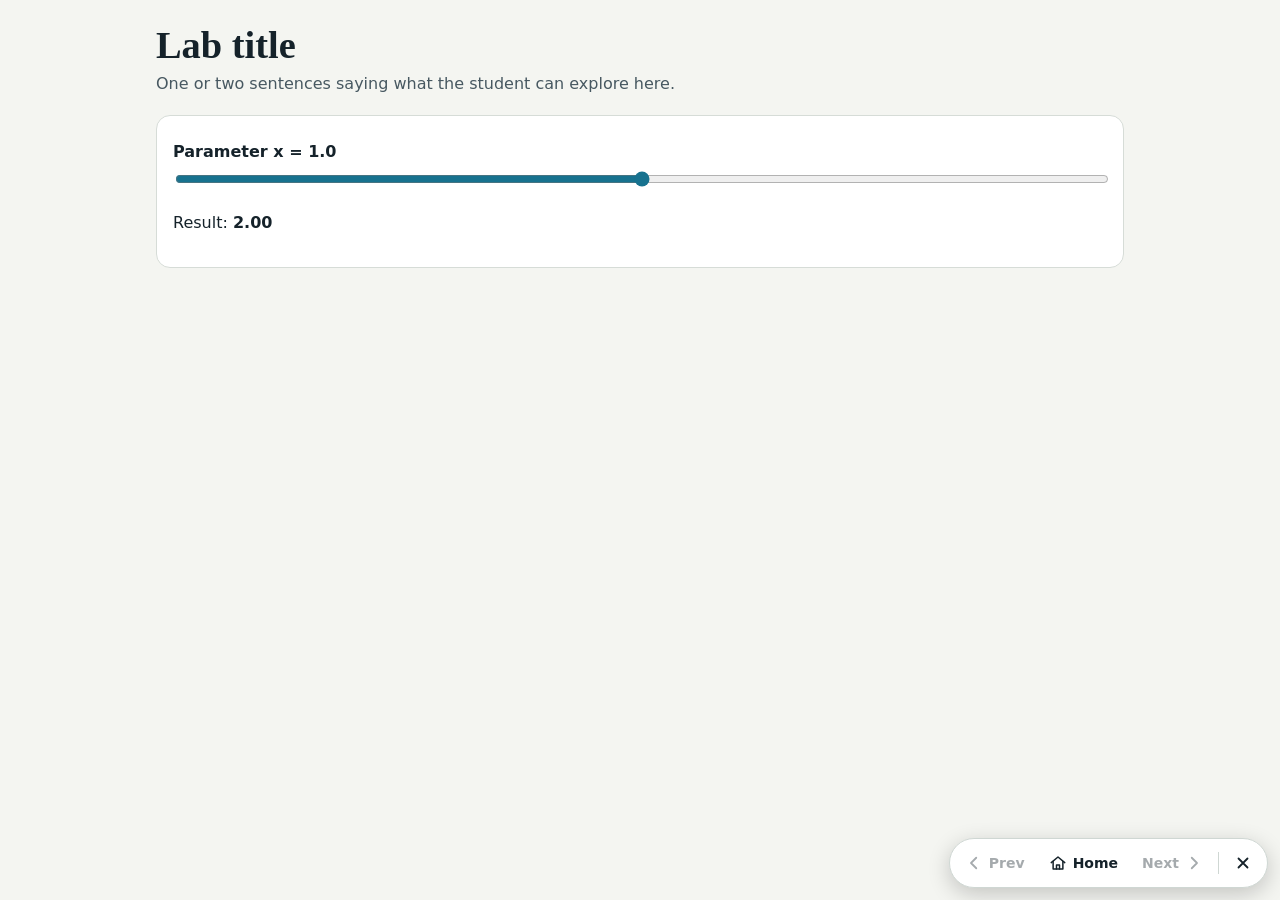
<file: templates/lab-template.html>
<!DOCTYPE html>
<html lang="en">
<head>
<meta charset="utf-8">
<meta name="viewport" content="width=device-width, initial-scale=1, viewport-fit=cover">
<title>Lab title</title>
<!--
  LAICbF lab checklist
  1. Keep it to ONE self-contained file: inline CSS and JavaScript, no build step.
  2. Follow the light/dark system setting (see the variables below).
  3. Save it in labs/ and add an entry to assets/labs.js.
  4. Keep the two script tags before </body>: they add the Home / Prev / Next button.
-->
<style>
:root{--bg:#f4f5f1;--card:#fff;--ink:#15222a;--mute:#475861;--line:#d6dcd7;--a:#17728f;--b:#d9622b;color-scheme:light}
@media (prefers-color-scheme:dark){:root{--bg:#0d1417;--card:#162126;--ink:#e7f0ee;--mute:#a3b4b7;--line:#2a393e;--a:#5cc3e8;--b:#ff8f57;color-scheme:dark}}
*{box-sizing:border-box}
body{margin:0;background:var(--bg);color:var(--ink);font:16px/1.55 system-ui,-apple-system,"Segoe UI",Roboto,sans-serif}
.wrap{max-width:1000px;margin:0 auto;padding:24px 16px 72px}
h1{font:700 clamp(1.8rem,4vw,2.4rem)/1.1 Georgia,serif;margin:0 0 6px}
.sub{color:var(--mute);margin:0 0 18px;max-width:62ch}
.card{background:var(--card);border:1px solid var(--line);border-radius:14px;padding:16px}
label{display:block;font-weight:700;margin:8px 0 4px}
input[type=range]{width:100%;accent-color:var(--a)}
:focus-visible{outline:3px solid var(--a);outline-offset:2px}
</style>
</head>
<body>
<div class="wrap">
  <h1>Lab title</h1>
  <p class="sub">One or two sentences saying what the student can explore here.</p>
  <div class="card">
    <label for="x">Parameter x = <output id="xv">1.0</output></label>
    <input id="x" type="range" min="0" max="2" step="0.1" value="1">
    <p>Result: <b id="out"></b></p>
  </div>
</div>
<script>
const x = document.getElementById('x'), xv = document.getElementById('xv'), out = document.getElementById('out');
function update(){ xv.textContent = (+x.value).toFixed(1); out.textContent = (+x.value * 2).toFixed(2); }
x.addEventListener('input', update); update();
</script>
<script src="../assets/labs.js"></script>
<script src="../assets/lab-nav.js"></script>
</body>
</html>
</file>
<file: assets/site.css>
/* Learning AI Can be Fun (LAICbF): homepage styles. System fonts only, so it works offline. */
:root{
  color-scheme:light;
  --bg:#f4f5f1; --bg2:#eaede8; --card:#ffffff; --ink:#15222a; --mute:#475861; --line:#d6dcd7;
  --a:#17728f; --a-ink:#ffffff; --b:#d9622b; --c:#2a9467; --d:#6b45d0; --bad:#c7364e;
  --pv-bg:#edf3f1; --focus:#17728f;
  --shadow:0 1px 2px rgba(21,34,42,.06),0 10px 28px rgba(21,34,42,.08);
  --serif:"Iowan Old Style","Palatino Linotype",Palatino,"Book Antiqua",Georgia,serif;
  --sans:system-ui,-apple-system,"Segoe UI",Roboto,"Helvetica Neue",Arial,sans-serif;
}
@media (prefers-color-scheme:dark){
  :root{
    color-scheme:dark;
    --bg:#0d1417; --bg2:#121c20; --card:#162126; --ink:#e7f0ee; --mute:#a3b4b7; --line:#2a393e;
    --a:#5cc3e8; --a-ink:#05212b; --b:#ff8f57; --c:#4fd09a; --d:#a58bff; --bad:#ff7a8c;
    --pv-bg:#1b2a30; --focus:#5cc3e8;
    --shadow:0 1px 2px rgba(0,0,0,.4),0 10px 28px rgba(0,0,0,.35);
  }
}
*{box-sizing:border-box}
[hidden]{display:none!important}
.fgc{display:contents}
html{scroll-behavior:smooth;scroll-padding-top:76px;-webkit-text-size-adjust:100%}
body{margin:0;background:var(--bg);color:var(--ink);font:16px/1.6 var(--sans)}
a{color:var(--a)}
img,svg{max-width:100%}
:focus-visible{outline:3px solid var(--focus);outline-offset:3px;border-radius:6px}
.wrap{max-width:1120px;margin:0 auto;padding:0 20px}
.vh{position:absolute!important;width:1px;height:1px;overflow:hidden;clip:rect(0 0 0 0);white-space:nowrap}
.skip{position:absolute;left:12px;top:-60px;z-index:100;background:var(--a);color:var(--a-ink);padding:10px 16px;border-radius:10px;font-weight:700;text-decoration:none}
.skip:focus{top:12px}

/* Header */
.site-head{position:sticky;top:0;z-index:50;background:var(--bg);border-bottom:1px solid var(--line)}
@supports (backdrop-filter:blur(8px)){
  .site-head{background:color-mix(in srgb,var(--bg) 82%,transparent);-webkit-backdrop-filter:blur(10px);backdrop-filter:blur(10px)}
}
.bar{display:flex;align-items:center;justify-content:space-between;gap:16px;min-height:60px}
.brand{display:inline-flex;align-items:center;gap:10px;color:var(--ink);text-decoration:none;font:700 1.12rem/1 var(--serif);letter-spacing:-.01em}
.brand svg{width:32px;height:32px;flex:none}
.brand small{font:700 .7rem/1 var(--sans);letter-spacing:.08em;color:var(--mute);border:1px solid var(--line);border-radius:6px;padding:3px 6px}
nav ul{display:flex;gap:4px;list-style:none;margin:0;padding:0}
nav a{display:inline-block;padding:8px 14px;border-radius:10px;color:var(--ink);text-decoration:none;font-weight:600}
nav a:hover{background:var(--bg2)}
@media (max-width:520px){.brand small{display:none}nav a{padding:8px 10px}}

/* Hero */
.hero{position:relative;overflow:hidden;padding:56px 0 48px;border-bottom:1px solid var(--line)}
.hero::before{content:"";position:absolute;inset:0;background:radial-gradient(circle,var(--line) 1.2px,transparent 1.6px) 0 0/24px 24px;
  -webkit-mask-image:linear-gradient(to bottom,#000 0%,transparent 85%);mask-image:linear-gradient(to bottom,#000 0%,transparent 85%);opacity:.9;pointer-events:none}
.hero .wrap{position:relative;display:grid;gap:36px;align-items:center}
@media (min-width:900px){.hero .wrap{grid-template-columns:1fr 1.08fr;gap:48px}}
.eyebrow{display:inline-block;margin:0 0 14px;font:700 .78rem/1 var(--sans);letter-spacing:.14em;text-transform:uppercase;color:var(--mute)}
h1{margin:0 0 14px;font:700 clamp(2.5rem,6.4vw,4.1rem)/1.04 var(--serif);letter-spacing:-.025em;text-wrap:balance}
h1 .ai{color:var(--a)}
.tagline{margin:0 0 24px;max-width:34ch;text-wrap:balance;font-size:clamp(1.08rem,2.2vw,1.3rem);line-height:1.45;color:var(--mute)}
.cta{display:flex;flex-wrap:wrap;gap:12px;margin:0 0 22px}
.btn{display:inline-flex;align-items:center;gap:8px;min-height:46px;padding:0 22px;border-radius:12px;border:2px solid var(--a);background:var(--a);color:var(--a-ink);font:700 1rem/1 var(--sans);text-decoration:none;cursor:pointer;transition:transform .15s,box-shadow .15s}
.btn:hover{transform:translateY(-2px);box-shadow:var(--shadow)}
.btn.ghost{background:transparent;color:var(--ink);border-color:var(--line)}
.btn.ghost:hover{border-color:var(--a)}
.facts{display:flex;flex-wrap:wrap;gap:6px 18px;margin:0;padding:0;list-style:none;color:var(--mute);font-size:.95rem}
.facts li::before{content:"";display:inline-block;width:8px;height:8px;border-radius:50%;background:var(--b);margin-right:8px;vertical-align:1px}
.facts b{color:var(--ink)}

/* Featured demo */
.demo{background:var(--card);border:1px solid var(--line);border-radius:20px;padding:20px;box-shadow:var(--shadow)}
.demo h2{margin:0;font:700 1.25rem/1.2 var(--serif)}
.demo .sub{margin:2px 0 10px;color:var(--mute);font-size:.92rem}
.demo svg{display:block;width:100%;height:auto;background:var(--pv-bg);border-radius:12px}
.demo svg text{font-family:var(--sans)}
.sl{display:grid;grid-template-columns:5.2em 1fr 3.3em;gap:10px;align-items:center;margin:10px 0 0}
.sl label{font-weight:700}
.sl output{font:700 .95rem ui-monospace,Menlo,Consolas,monospace;text-align:right}
input[type=range]{width:100%;min-width:0;accent-color:var(--a);height:28px;margin:0}
.reads{display:grid;grid-template-columns:1fr 1fr;gap:10px;margin:14px 0 0}
.read{background:var(--bg);border:1px solid var(--line);border-radius:12px;padding:8px 12px}
.read span{display:block;font-size:.8rem;color:var(--mute)}
.read b{font:700 1.35rem/1.25 var(--serif);font-variant-numeric:tabular-nums}
.calc{margin:10px 0 0;font:.88rem/1.5 ui-monospace,Menlo,Consolas,monospace;color:var(--mute);overflow-wrap:anywhere}
.demo .cap{margin:10px 0 0;font-size:.88rem;color:var(--mute)}

/* Sections */
section{padding:56px 0}
h2.sec{margin:0 0 8px;font:700 clamp(1.7rem,3.6vw,2.3rem)/1.15 var(--serif);letter-spacing:-.015em}
.lede{margin:0 0 24px;max-width:62ch;color:var(--mute);font-size:1.05rem}

/* Toolbar */
.tools{display:grid;gap:14px;margin:0 0 22px}
.search{position:relative;max-width:520px}
.search input{width:100%;min-height:48px;padding:0 16px 0 44px;border:2px solid var(--line);border-radius:12px;background:var(--card);color:var(--ink);font:inherit}
.search input::placeholder{color:var(--mute);opacity:.85}
.search input:focus{outline:none;border-color:var(--a);box-shadow:0 0 0 3px color-mix(in srgb,var(--a) 28%,transparent)}
.search svg{position:absolute;left:14px;top:50%;width:20px;height:20px;margin-top:-10px;color:var(--mute);pointer-events:none}
.search label{display:block;margin:0 0 6px;font-weight:700}
.search .box{position:relative}
.filters{display:flex;flex-wrap:wrap;gap:12px 28px}
.fg{display:flex;flex-wrap:wrap;align-items:center;gap:6px}
.fg>span{font-size:.82rem;font-weight:700;letter-spacing:.06em;text-transform:uppercase;color:var(--mute);margin-right:4px}
.chip{min-height:36px;padding:0 14px;border-radius:999px;border:1.5px solid var(--line);background:var(--card);color:var(--ink);font:600 .92rem/1 var(--sans);cursor:pointer}
.chip:hover{border-color:var(--a)}
.chip[aria-pressed=true]{background:var(--a);border-color:var(--a);color:var(--a-ink)}
.status{display:flex;flex-wrap:wrap;align-items:center;gap:10px 16px;color:var(--mute);font-size:.95rem;min-height:28px}
.link-btn{padding:0;border:0;background:none;color:var(--a);font:inherit;font-weight:700;text-decoration:underline;text-underline-offset:3px;cursor:pointer}

/* Cards */
.grid{display:grid;grid-template-columns:repeat(auto-fill,minmax(320px,1fr));gap:22px;margin:0;padding:0;list-style:none}
.card{position:relative;display:flex;flex-direction:column;height:100%;background:var(--card);border:1px solid var(--line);border-radius:18px;overflow:hidden;transition:transform .18s,box-shadow .18s,border-color .18s}
.card:hover{transform:translateY(-4px);box-shadow:var(--shadow);border-color:var(--a)}
.pv{aspect-ratio:2/1;background:var(--pv-bg);border-bottom:1px solid var(--line)}
.pv svg{display:block;width:100%;height:100%}
.pv svg text{font-family:var(--sans)}
.body{display:flex;flex:1;flex-direction:column;padding:18px 20px 18px}
.meta{display:flex;flex-wrap:wrap;align-items:center;gap:6px 10px;margin:0 0 8px;font-size:.82rem;color:var(--mute);font-weight:600}
.num{font-variant-numeric:tabular-nums;letter-spacing:.04em}
.lvl{display:inline-flex;align-items:center;gap:6px;padding:3px 10px 3px 8px;border-radius:999px;background:color-mix(in srgb,var(--lv,var(--a)) 15%,var(--card));color:var(--ink);font-weight:700}
.lvl::before{content:"";width:8px;height:8px;border-radius:50%;background:var(--lv,var(--a))}
.lvl.l-Introductory{--lv:var(--c)}.lvl.l-Intermediate{--lv:var(--a)}.lvl.l-Advanced{--lv:var(--d)}
.card h3{margin:0 0 8px;font:700 1.32rem/1.2 var(--serif);letter-spacing:-.01em}
.card h3 a{color:var(--ink);text-decoration:none}
.card h3 a::after{content:"";position:absolute;inset:0;z-index:1}
.card h3 a:focus-visible{outline:none}
.card h3 a:focus-visible::after{outline:3px solid var(--focus);outline-offset:-3px;border-radius:18px}
.card .sum{margin:0 0 12px;color:var(--mute);font-size:.97rem}
.learn{margin:0 0 6px;font-size:.78rem;font-weight:700;letter-spacing:.08em;text-transform:uppercase;color:var(--mute)}
.obj{margin:0 0 16px;padding:0;list-style:none;font-size:.93rem;line-height:1.45}
.obj li{position:relative;padding-left:20px;margin:5px 0}
.obj li::before{content:"";position:absolute;left:2px;top:.55em;width:7px;height:7px;border-radius:2px;background:var(--b);transform:rotate(45deg)}
.foot{display:flex;flex-wrap:wrap;align-items:flex-end;justify-content:space-between;gap:10px;margin-top:auto}
.tags{display:flex;flex-wrap:wrap;gap:6px;margin:0;padding:0;list-style:none}
.tags li{padding:2px 9px;border:1px solid var(--line);border-radius:999px;font-size:.78rem;color:var(--mute)}
.open{font-weight:700;color:var(--a);white-space:nowrap}
.card:hover .open{text-decoration:underline;text-underline-offset:3px}
.empty{padding:34px 20px;border:2px dashed var(--line);border-radius:18px;text-align:center;color:var(--mute)}

/* About */
.about{background:var(--bg2);border-top:1px solid var(--line);border-bottom:1px solid var(--line)}
.about .cols{display:grid;gap:32px}
@media (min-width:860px){.about .cols{grid-template-columns:1.4fr 1fr;gap:56px}}
.about p{margin:0 0 14px;max-width:64ch}
.side{background:var(--card);border:1px solid var(--line);border-radius:18px;padding:20px 22px;align-self:start}
.side h3{margin:0 0 10px;font:700 1.1rem/1.2 var(--serif)}
.side ul{margin:0;padding:0;list-style:none}
.side li{position:relative;padding-left:22px;margin:8px 0;color:var(--mute);font-size:.96rem}
.side li::before{content:"";position:absolute;left:0;top:.5em;width:9px;height:9px;border-radius:50%;background:var(--c)}
.side b{color:var(--ink)}

/* Footer */
.site-foot{padding:30px 0 40px;color:var(--mute);font-size:.95rem}
.site-foot .wrap{display:flex;flex-wrap:wrap;justify-content:space-between;gap:10px 24px}
.site-foot p{margin:0}
.site-foot strong{color:var(--ink)}

@media (prefers-reduced-motion:reduce){
  html{scroll-behavior:auto}
  *{transition:none!important}
  .btn:hover,.card:hover{transform:none}
}
</file>
